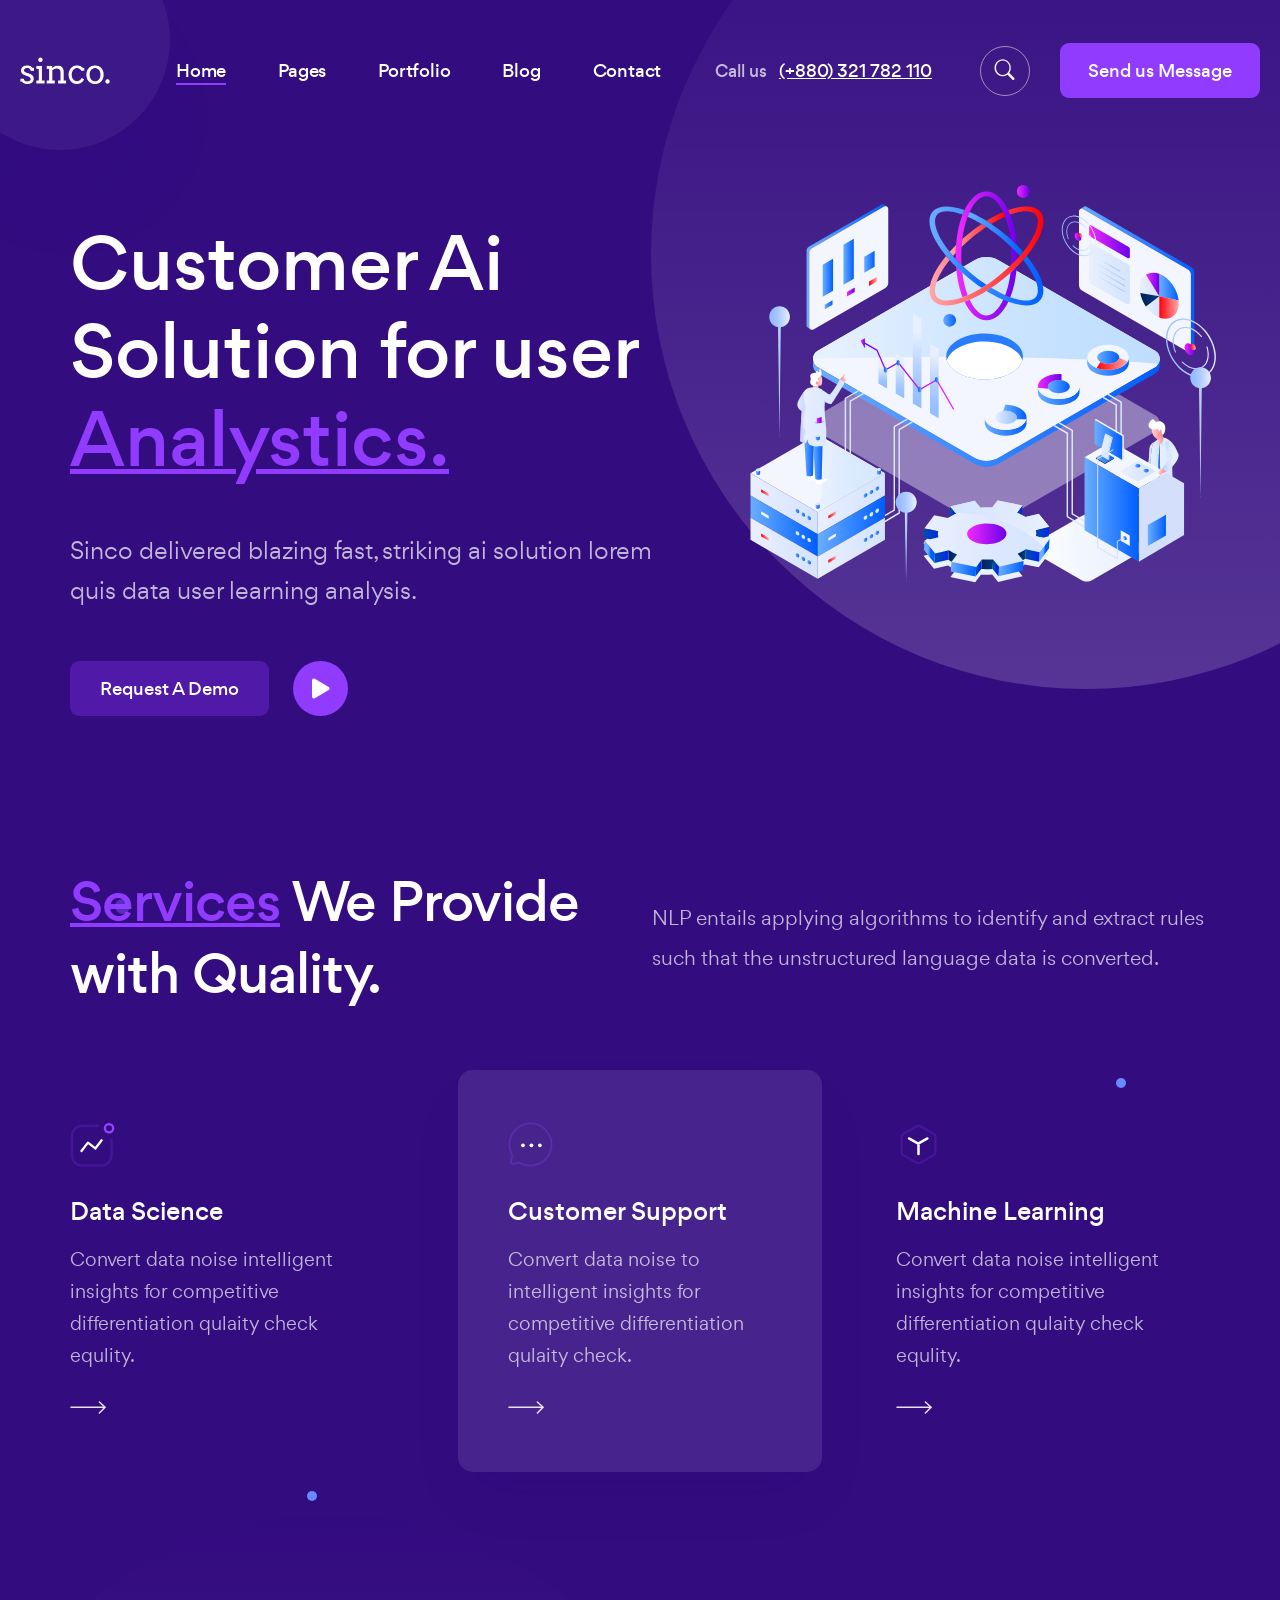
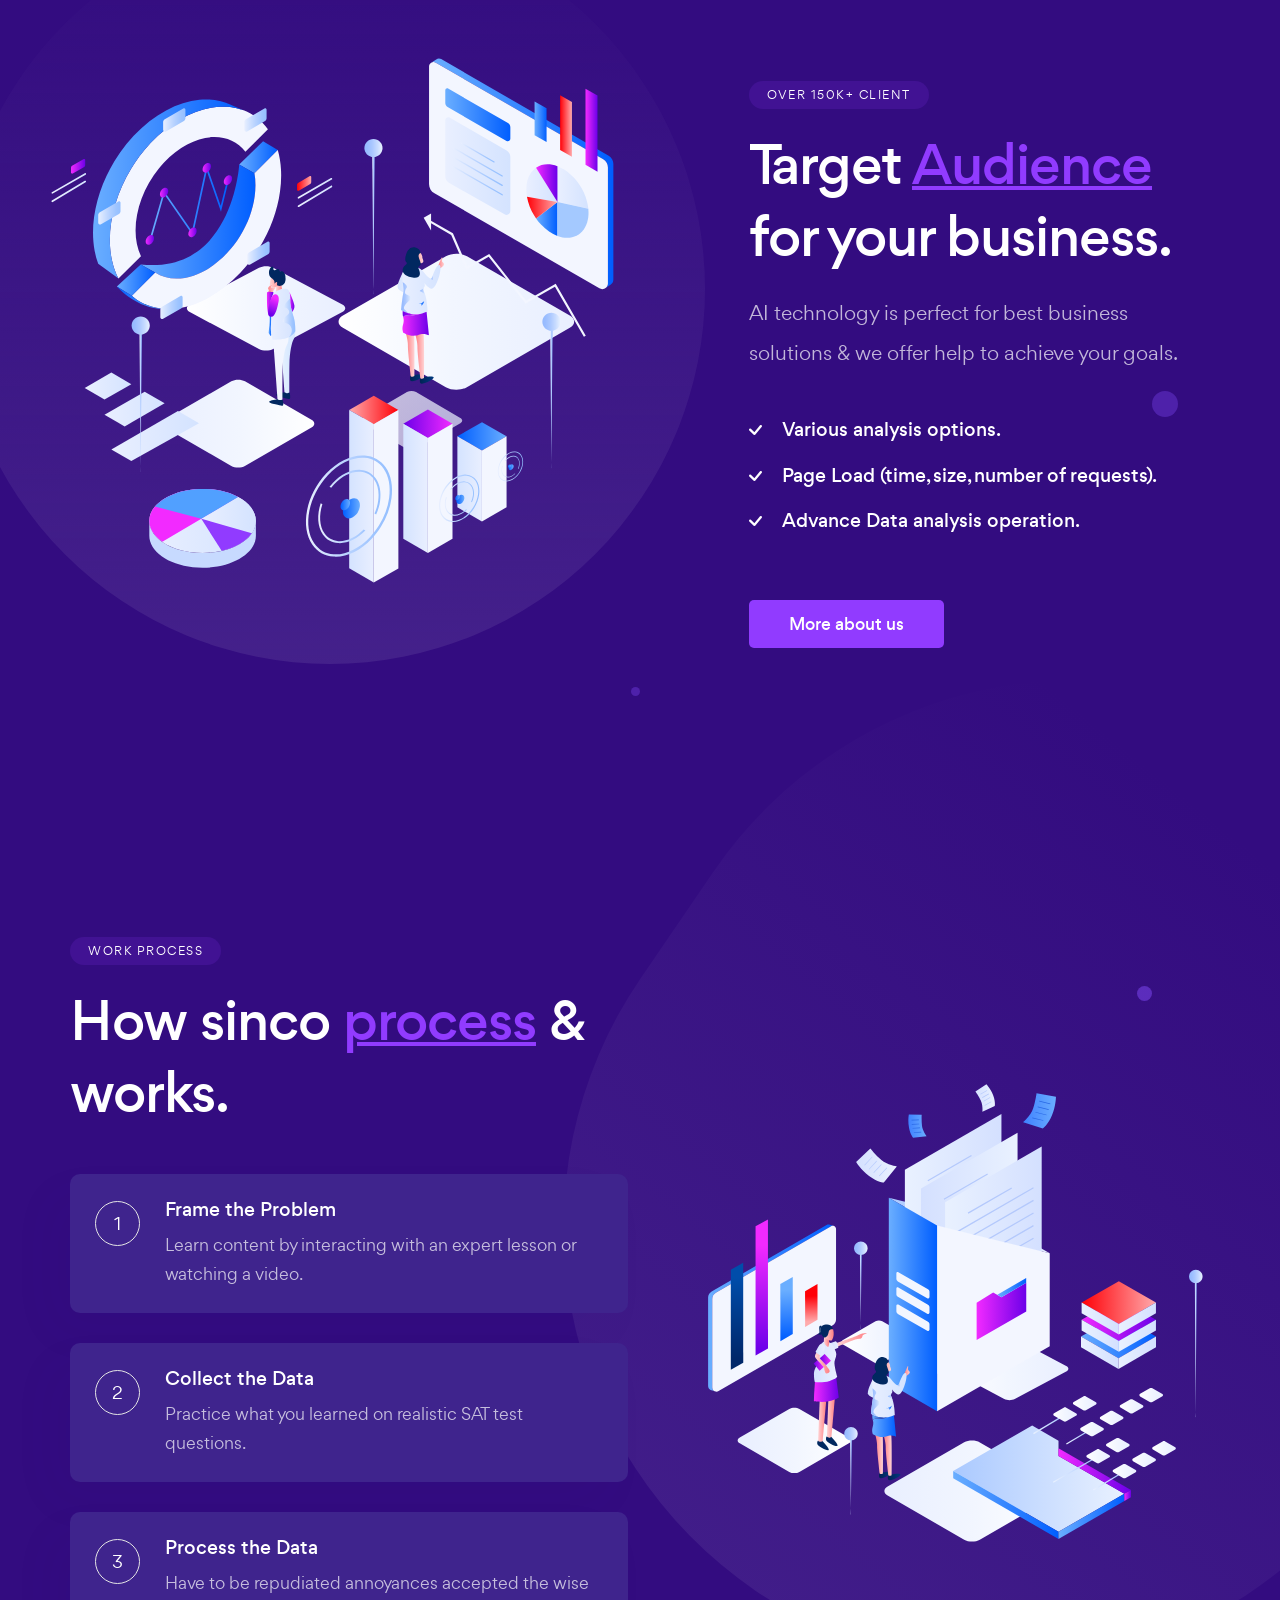
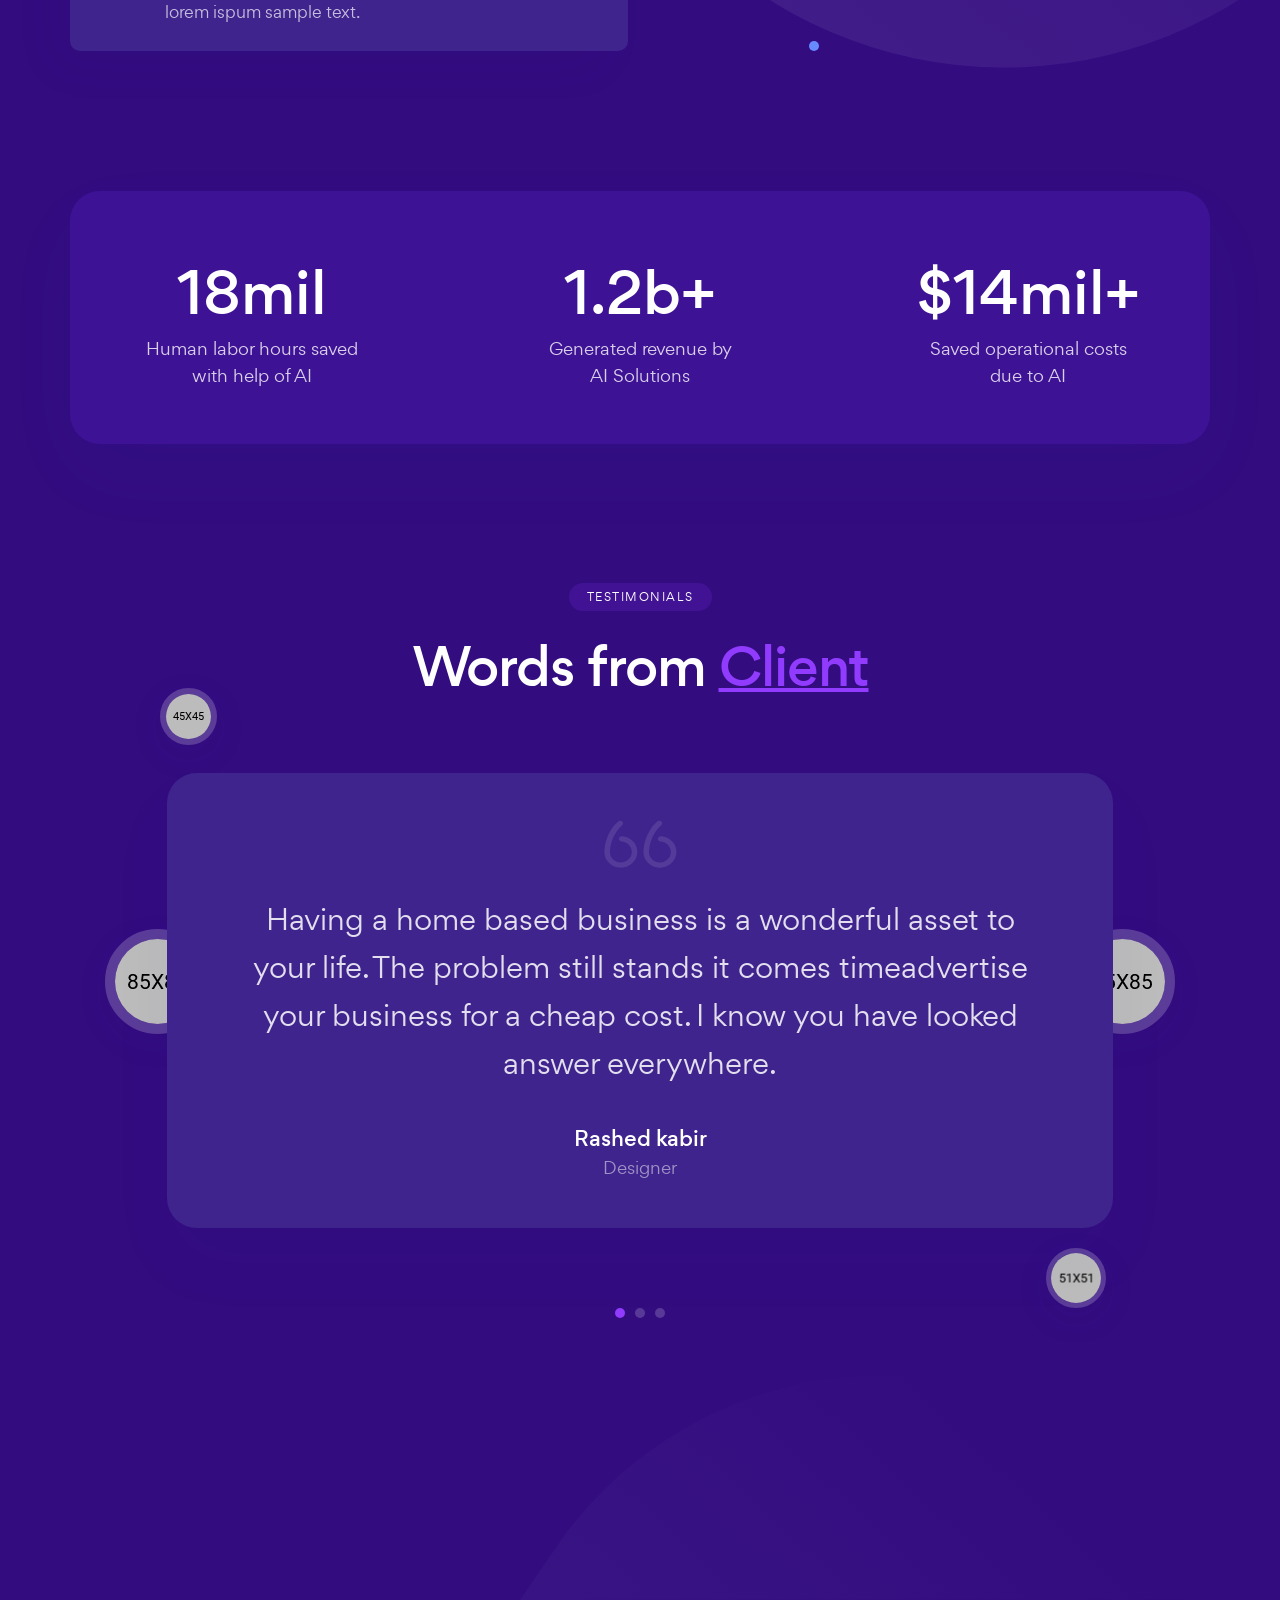
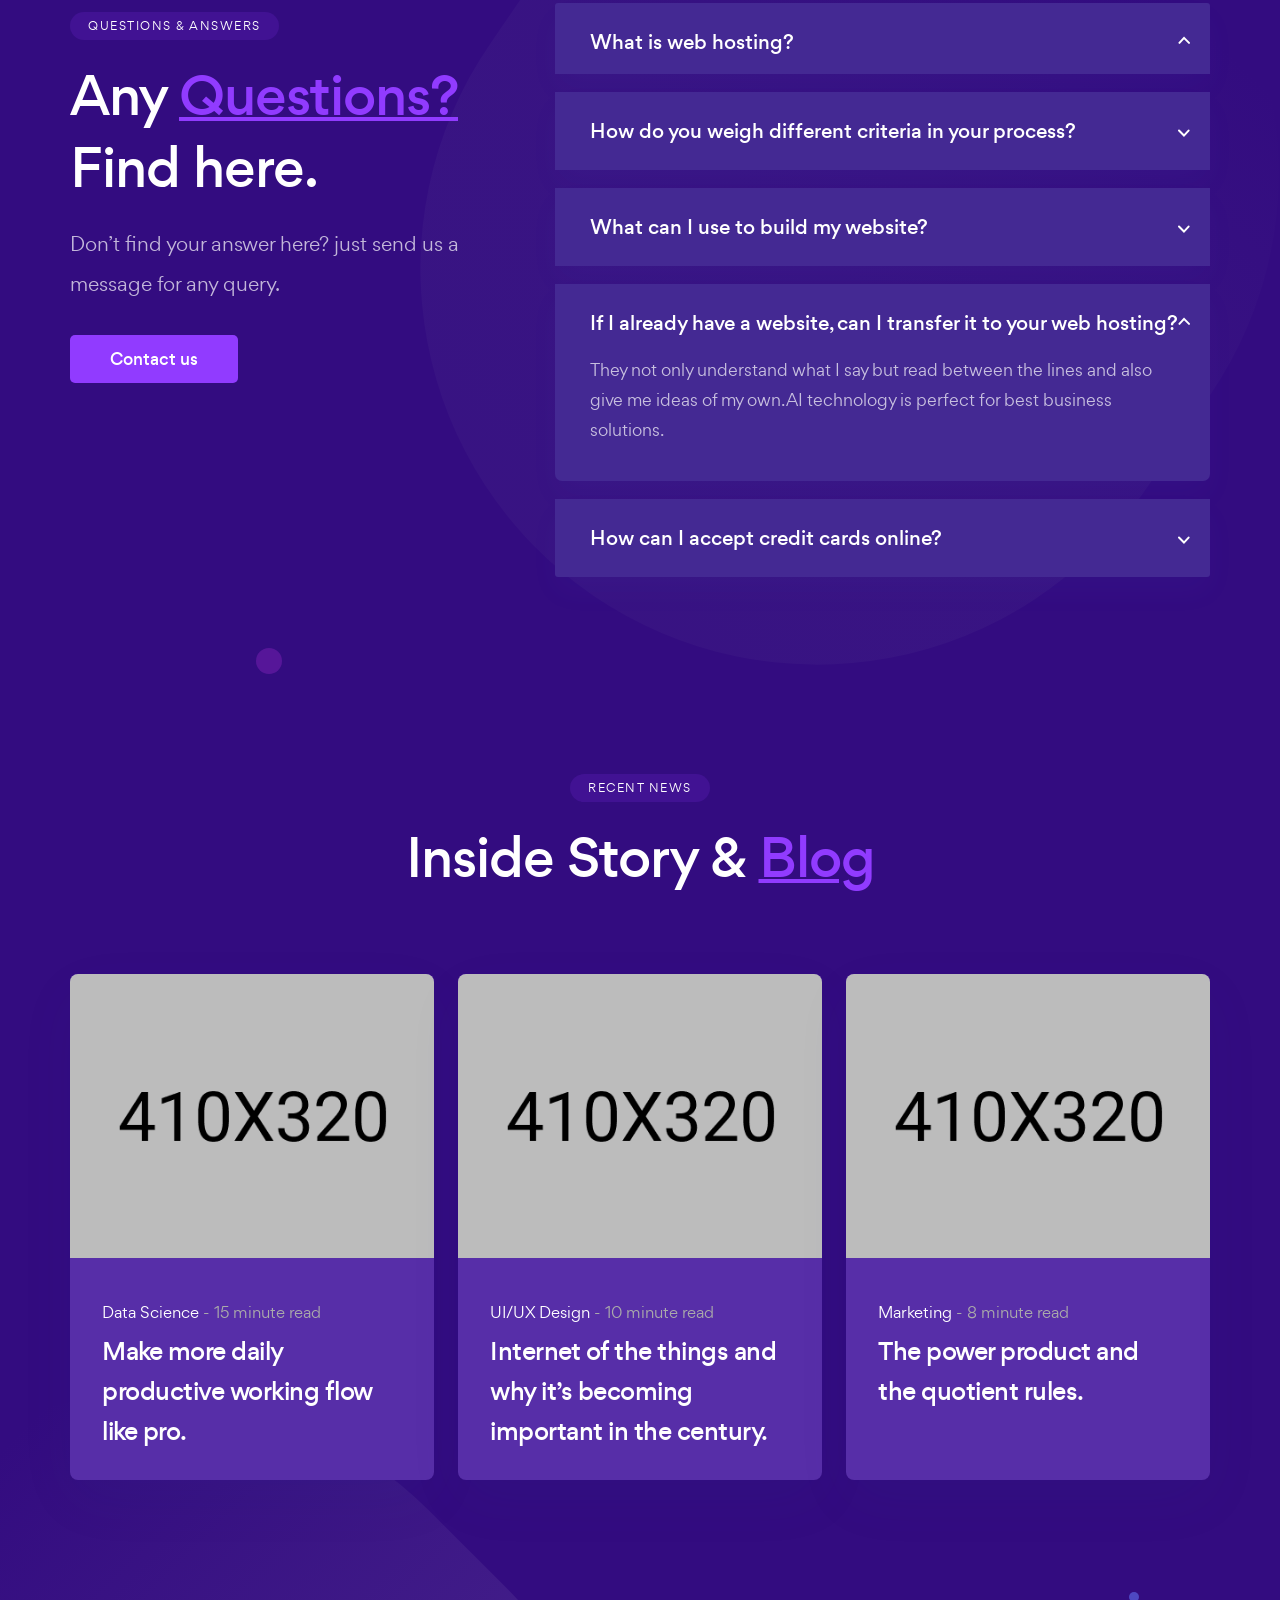
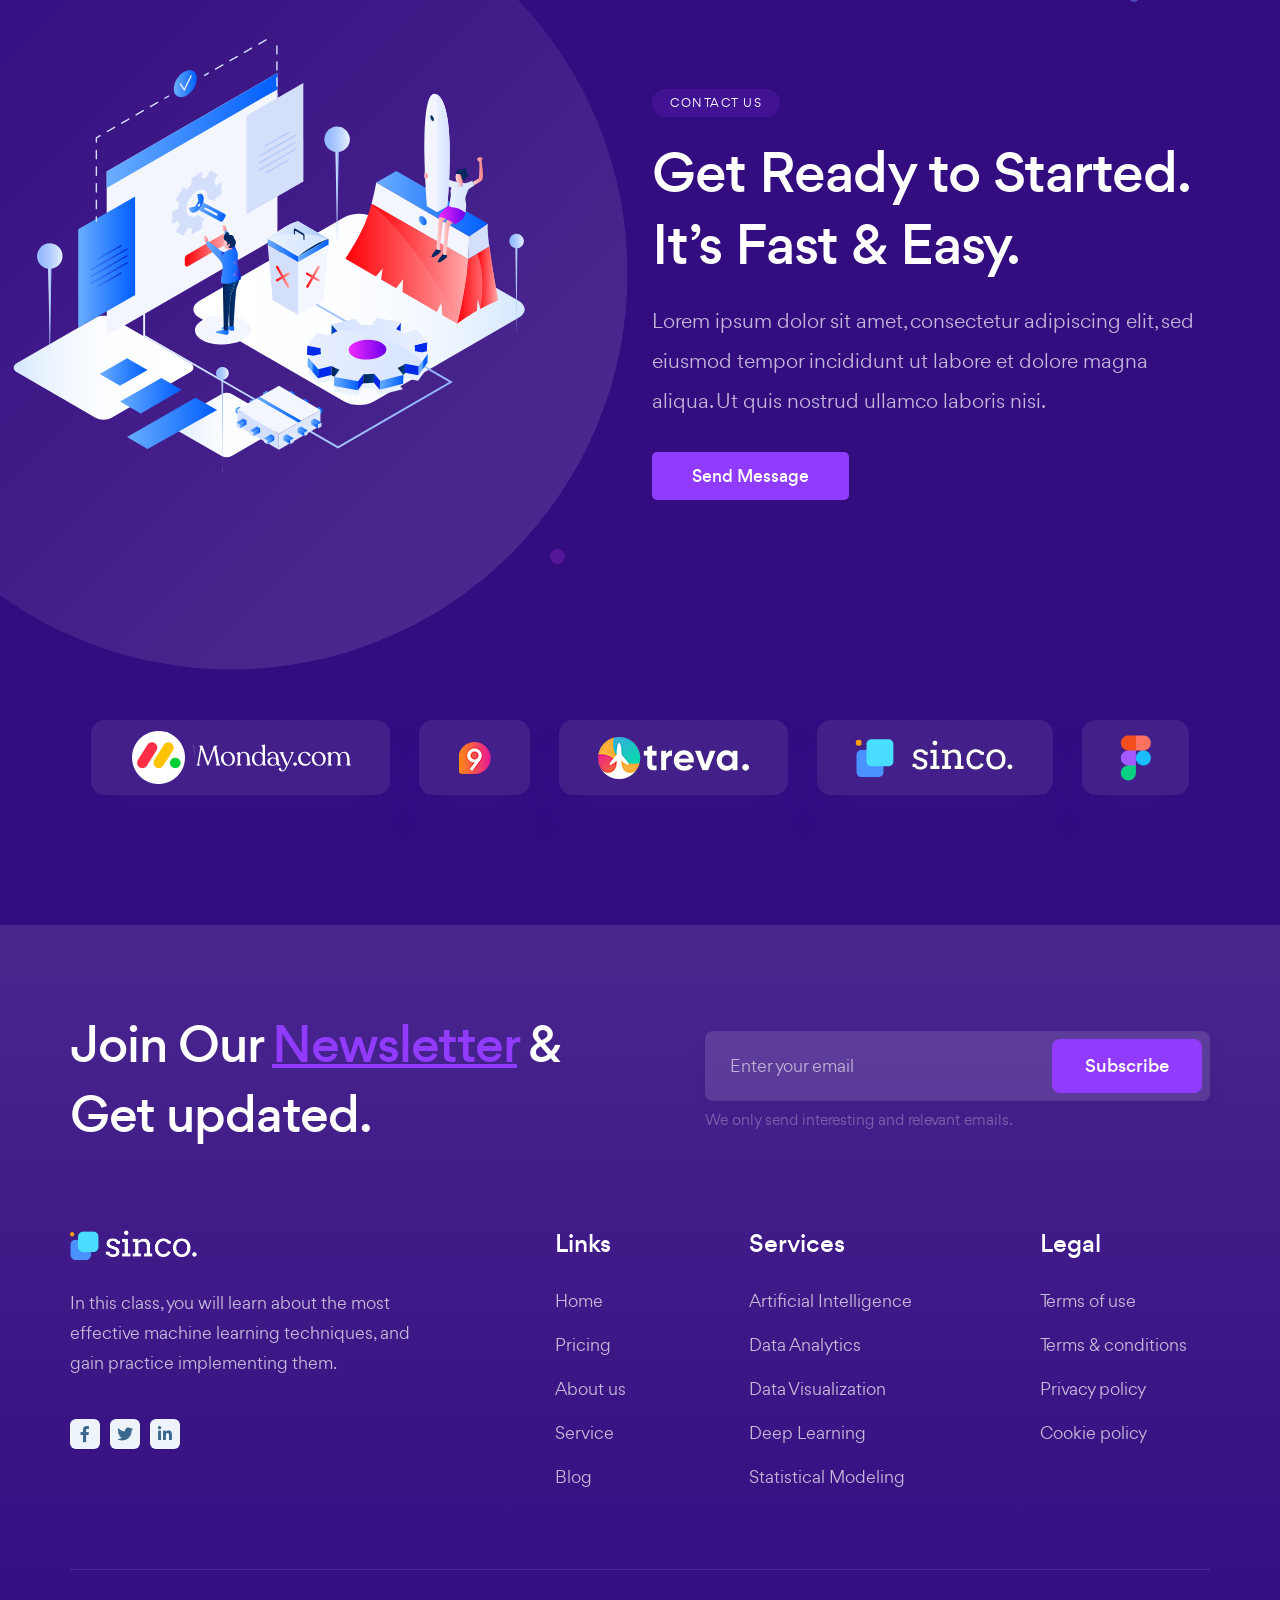
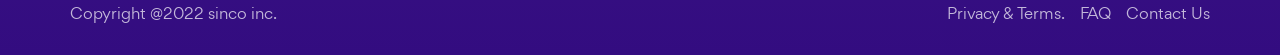
<file: index.html>
<!DOCTYPE html>
<html lang="en">
	<head>
		<meta charset="UTF-8">
		<meta name="keywords" content="Data Science, Analytics, Data, sass, software company">
		<meta name="description" content="Sinco - Data Science & Analytics HTML5 Template is designed especially for the agency, multipurpose and business and those who offer business-related services.">
      	<meta property="og:site_name" content="Sinco">
      	<meta property="og:url" content="https://heloshape.com/">
      	<meta property="og:type" content="website">
      	<meta property="og:title" content="Sinco - Data Science & Analytics HTML5 Template">
		<meta name='og:image' content='images/assets/ogg.png'>
		<!-- For IE -->
		<meta http-equiv="X-UA-Compatible" content="IE=edge">
		<!-- For Resposive Device -->
		<meta name="viewport" content="width=device-width, initial-scale=1.0">
		<!-- For Window Tab Color -->
		<!-- Chrome, Firefox OS and Opera -->
		<meta name="theme-color" content="#913BFF">
		<!-- Windows Phone -->
		<meta name="msapplication-navbutton-color" content="#913BFF">
		<!-- iOS Safari -->
		<meta name="apple-mobile-web-app-status-bar-style" content="#913BFF">
		<title>Sinco - Data Science & Analytics HTML5 Template</title>
		<!-- Favicon -->
		<link rel="icon" type="image/png" sizes="56x56" href="images/fav-icon/icon.png">
		<!-- Main style sheet -->
		<link rel="stylesheet" type="text/css" href="css/style.css" media="all">
		<!-- responsive style sheet -->
		<link rel="stylesheet" type="text/css" href="css/responsive.css" media="all">

		<!-- Fix Internet Explorer ______________________________________-->
		<!--[if lt IE 9]>
			<script src="http://html5shiv.googlecode.com/svn/trunk/html5.js"></script>
			<script src="vendor/html5shiv.js"></script>
			<script src="vendor/respond.js"></script>
		<![endif]-->	
	</head>

	<body>
		<div class="main-page-wrapper">
			<!-- ===================================================
				Loading Transition
			==================================================== -->
			<section>
				<div id="preloader">
					<div id="ctn-preloader" class="ctn-preloader">
						<div class="animation-preloader">
							<div class="icon"><img src="images/logo/logo_01.svg" alt="" class="m-auto d-block" width="38"></div>
							<div class="txt-loading mt-2">
								<span data-text-preloader="S" class="letters-loading">
									S
								</span>
								<span data-text-preloader="I" class="letters-loading">
									I
								</span>
								<span data-text-preloader="N" class="letters-loading">
									N
								</span>
								<span data-text-preloader="C" class="letters-loading">
									C
								</span>
								<span data-text-preloader="O" class="letters-loading">
									O
								</span>
							</div>
						</div>	
					</div>
				</div>
			</section>


			<!-- 
			=============================================
				Search
			============================================== 
			-->
			<div class="offcanvas offcanvas-top theme-search-form bg-three justify-content-center" tabindex="-1" id="offcanvasTop">
				<button type="button" class="close-btn tran3s" data-bs-dismiss="offcanvas" aria-label="Close"><i class="bi bi-x-lg"></i></button>
				<div class="form-wrapper">
					<form action="#">
						<input type="text" placeholder="Search Keyword....">
					</form>
				</div> <!-- /.form-wrapper -->
			</div>


			<!-- 
			=============================================
				Theme Main Menu
			============================================== 
			-->
			<header class="theme-main-menu sticky-menu theme-menu-four">
				<div class="inner-content">
					<div class="d-flex align-items-center">
						<div class="logo order-lg-0"><a href="index.html" class="d-block"><img src="images/logo/logo_03.png" alt="" width="90"></a></div>

						<div class="right-widget d-flex align-items-center ms-auto order-lg-3">
							<div class="call-button d-none d-xl-block me-5">Call us <a href="#">(+880) 321 782 110</a></div>
							<button class="menu-search-btn tran3s" type="button" data-bs-toggle="offcanvas" data-bs-target="#offcanvasTop" aria-controls="offcanvasTop"><i class="bi bi-search"></i></button>
							<a href="contact-us.html" class="send-msg-btn tran3s d-none d-lg-block">Send us Message</a>
						</div> <!-- /.right-widget -->

						<nav class="navbar navbar-expand-lg order-lg-2">
							<button class="navbar-toggler d-block d-lg-none" type="button" data-bs-toggle="collapse" data-bs-target="#navbarNav" aria-controls="navbarNav" aria-expanded="false" aria-label="Toggle navigation">
						    	<span></span>
						 	</button>
						    <div class="collapse navbar-collapse" id="navbarNav">
						    	<ul class="navbar-nav">
						    		<li class="d-block d-lg-none"><div class="logo"><a href="index.html"><img src="images/logo/logo_01.png" alt="" width="130"></a></div></li>
							        <li class="nav-item active dropdown">
							        	<a class="nav-link dropdown-toggle" href="#" role="button" data-bs-toggle="dropdown" data-bs-auto-close="outside" aria-expanded="false">Home</a>
							        	<ul class="dropdown-menu">
							                <li><a href="index.html" class="dropdown-item"><span>User Analysis</span></a></li>
							                <li><a href="index-2.html" class="dropdown-item"><span>Artificial Intelligence</span></a></li>
							                <li><a href="index-3.html" class="dropdown-item"><span>Data Science</span></a></li>
							                <li><a href="index-4.html" class="dropdown-item"><span>Chatboot</span></a></li>
							                <li><a href="index-5.html" class="dropdown-item"><span>Machine Learning</span></a></li>
						                </ul>
						            </li>
						            <li class="nav-item dropdown">
							        	<a class="nav-link dropdown-toggle" href="#" role="button" data-bs-toggle="dropdown" data-bs-auto-close="outside" aria-expanded="false">Pages</a>
							        	<ul class="dropdown-menu">
							                <li class="dropdown-submenu dropdown">
							                	<a class="dropdown-item dropdown-toggle" data-bs-toggle="dropdown" data-bs-auto-close="outside" aria-expanded="false" href="#"><span>About Us</span></a>
							                	<ul class="dropdown-menu">
									            	<li><a href="about-us1.html" class="dropdown-item"><span>About Us One</span></a></li>
										            <li><a href="about-us2.html" class="dropdown-item"><span>About Us Two</span></a></li>
									            </ul>
							                </li>
							                <li class="dropdown-submenu dropdown">
							                	<a class="dropdown-item dropdown-toggle" data-bs-toggle="dropdown" data-bs-auto-close="outside" aria-expanded="false" href="#"><span>Services</span></a>
							                	<ul class="dropdown-menu">
									            	<li><a href="service-V1.html" class="dropdown-item"><span>Service One</span></a></li>
										            <li><a href="service-V2.html" class="dropdown-item"><span>Service Two</span></a></li>
										            <li><a href="service-details-V1.html" class="dropdown-item"><span>Service Details</span></a></li>
									            </ul>
							                </li>
							                <li class="dropdown-submenu dropdown">
							                	<a class="dropdown-item dropdown-toggle" data-bs-toggle="dropdown" data-bs-auto-close="outside" aria-expanded="false" href="#"><span>Our Team</span></a>
							                	<ul class="dropdown-menu">
									            	<li><a href="team.html" class="dropdown-item"><span>Team Member</span></a></li>
										            <li><a href="team-details.html" class="dropdown-item"><span>Team Details</span></a></li>
									            </ul>
							                </li>
							                <li class="dropdown-submenu dropdown">
							                	<a class="dropdown-item dropdown-toggle" data-bs-toggle="dropdown" data-bs-auto-close="outside" aria-expanded="false" href="#"><span>Other Pages</span></a>
							                	<ul class="dropdown-menu">
									            	<li><a href="faq.html" class="dropdown-item"><span>Faq</span></a></li>
									            	<li><a href="signin.html" class="dropdown-item"><span>Signin</span></a></li>
									            	<li><a href="sign-up.html" class="dropdown-item"><span>Signup</span></a></li>
							                		<li><a href="404.html" class="dropdown-item"><span>404 Error</span></a></li>
									            </ul>
							                </li>
							                <li><a href="testimonial.html" class="dropdown-item"><span>Testimonials</span></a></li>
							                <li><a href="pricing.html" class="dropdown-item"><span>Our Pricing</span></a></li>
						                </ul>
						            </li>
						            <li class="nav-item dropdown">
							        	<a class="nav-link dropdown-toggle" href="#" role="button" data-bs-toggle="dropdown" data-bs-auto-close="outside" aria-expanded="false">Portfolio</a>
							        	<ul class="dropdown-menu">
							                <li><a href="portfolio-V1.html" class="dropdown-item"><span>Portfolio 3 Column</span></a></li>
							                <li><a href="portfolio-V2.html" class="dropdown-item"><span>Portfolio 2 Column</span></a></li>
							                <li><a href="portfolio-V3.html" class="dropdown-item"><span>Portfolio Masonry</span></a></li>
							                <li><a href="portfolio-details-V1.html" class="dropdown-item"><span>Single Portfolio</span></a></li>
						                </ul>
						            </li>
							        <li class="nav-item dropdown">
							        	<a class="nav-link dropdown-toggle" href="#" role="button" data-bs-toggle="dropdown" data-bs-auto-close="outside" aria-expanded="false">Blog</a>
						                <ul class="dropdown-menu">
							                <li><a href="blog-V1.html" class="dropdown-item"><span>Grid Layout</span></a></li>
							                <li><a href="blog-V2.html" class="dropdown-item"><span>Grid With Sidebar</span></a></li>
							                <li><a href="blog-V3.html" class="dropdown-item"><span>Blog Masonary</span></a></li>
							                <li><a href="blog-V4.html" class="dropdown-item"><span>Blog Standard</span></a></li>
							                <li><a href="blog-details.html" class="dropdown-item"><span>Blog Details</span></a></li>
						                </ul>
						            </li>
						            <li class="nav-item">
							        	<a class="nav-link" href="contact-us.html" role="button">Contact</a>
						            </li>
						    	</ul>
						    	<!-- Mobile Content -->
						    	<div class="mobile-content d-block d-lg-none">
						    		<div class="d-flex flex-column align-items-center justify-content-center mt-70">
						    			<a href="contact-us.html" class="send-msg-btn tran3s mb-10">Send us Message</a>
						    			<div class="call-button">Call us <a href="#">(+880) 321 782 110</a></div>
						    		</div>
						    	</div> <!-- /.mobile-content -->
						    </div>
						</nav>
					</div>
				</div> <!-- /.inner-content -->
			</header> <!-- /.theme-main-menu -->


			
			<!-- 
			=============================================
				Theme Hero Banner
			============================================== 
			-->
			<div class="hero-banner-five">
				<div class="container">
					<div class="row">
						<div class="col-xxl-6 col-md-7">
							<h1 class="hero-heading">Customer Ai Solution for user <span>Analystics.</span></h1>
							<p class="text-lg mb-50 pt-40 pe-xl-5 md-pt-30 md-mb-40">Sinco delivered blazing fast, striking ai solution lorem quis data user learning analysis.</p>
							<ul class="style-none button-group d-flex align-items-center">
								<li class="me-4"><a href="contact-us.html" class="demo-btn ripple-btn tran3s">Request A Demo</a></li>
								<li><a class="fancybox video-icon tran3s" data-fancybox="" href="https://www.youtube.com/embed/aXFSJTjVjw0"><i class="fas fa-play"></i></a></li>
							</ul>
						</div>
					</div>
				</div> <!-- /.container -->
				<div class="illustration-holder">
					<img src="images/assets/ils_13.svg" alt="" class="main-illustration ms-auto">
					<img src="images/assets/ils_13_1.svg" alt="" class="shapes shape-one">
					<img src="images/assets/ils_13_2.svg" alt="" class="shapes shape-two" data-aos="fade-down">
					<img src="images/assets/ils_13_2.svg" alt="" class="shapes shape-three" data-aos="fade-down">
				</div> <!-- /.illustration-holder -->
				<div class="shapes oval-one"></div>
			</div> <!-- /.hero-banner-five -->

			


			<!-- 
			=============================================
				Feature Section Seventeen
			============================================== 
			-->
			<div class="fancy-feature-seventeen position-relative mt-160 xl-mt-50">
				<div class="container">
					<div class="row align-items-center">
						<div class="col-xl-6 col-lg-5" data-aos="fade-right">
							<div class="title-style-three text-center text-lg-start">
								<h2 class="main-title"><span>Services</span> We Provide with Quality.</h2>
							</div> <!-- /.title-style-three -->
						</div>
						<div class="col-xl-6 col-lg-7" data-aos="fade-left">
							<p class="m0 text-center text-lg-start md-pt-30">NLP entails applying algorithms to identify and extract rules such that the unstructured language data is converted.</p>
						</div>
					</div>

					<div class="row justify-content-center pt-30">
						<div class="col-lg-4 col-md-6" data-aos="fade-right">
							<div class="block-style-twelve mt-30 ps-lg-0 pe-xl-5 me-xl-2">
								<div class="icon d-flex align-items-end"><img src="images/icon/icon_31.svg" alt=""></div>
								<h5><a href="service-details-V1.html">Data Science</a></h5>
								<p>Convert data noise intelligent insights for competitive differentiation qulaity check equlity.</p>
								<a href="service-details-V1.html" class="tran3s more-btn"><img src="images/icon/icon_20.svg" alt=""></a>
							</div> <!-- /.block-style-twelve -->
						</div> <!-- /.item -->
						<div class="col-lg-4 col-md-6" data-aos="fade-up" data-aos-delay="100">
							<div class="block-style-twelve mt-30 active">
								<div class="icon d-flex align-items-end"><img src="images/icon/icon_32.svg" alt=""></div>
								<h5><a href="service-details-V1.html">Customer Support</a></h5>
								<p>Convert data noise to intelligent insights for competitive differentiation qulaity check.</p>
								<a href="service-details-V1.html" class="tran3s more-btn"><img src="images/icon/icon_20.svg" alt=""></a>
							</div> <!-- /.block-style-twelve -->
						</div> <!-- /.item -->
						<div class="col-lg-4 col-md-6" data-aos="fade-left">
							<div class="block-style-twelve mt-30">
								<div class="icon d-flex align-items-end"><img src="images/icon/icon_33.svg" alt=""></div>
								<h5><a href="service-details-V1.html">Machine Learning</a></h5>
								<p>Convert data noise intelligent insights for competitive differentiation qulaity check equlity.</p>
								<a href="service-details-V1.html" class="tran3s more-btn"><img src="images/icon/icon_20.svg" alt=""></a>
							</div> <!-- /.block-style-twelve -->
						</div> <!-- /.item -->
					</div>
				</div> <!-- /.container -->
				<div class="shapes shape-one"></div>
			</div> <!-- /.fancy-feature-seventeen -->
			


			<!-- 
			=============================================
				Feature Section Eighteen
			============================================== 
			-->
			<div class="fancy-feature-eighteen position-relative pt-200 pb-225 lg-pt-130 md-pt-100 xl-pb-150 lg-pb-100">
				<div class="container">
					<div class="row">
						<div class="col-xl-5 col-lg-6 col-md-7 ms-auto">
							<div class="block-style-two" data-aos="fade-left">
								<div class="title-style-three">
									<div class="sc-title">Over 150k+ Client</div>
									<h2 class="main-title">Target <span>Audience</span> for your business.</h2>
								</div> <!-- /.title-style-three -->
								<p class="pt-20 pb-25 lg-pb-20">AI technology is perfect for best business solutions & we offer help to achieve your goals.</p>
								<ul class="style-none list-item color-rev">
									<li>Various analysis options.</li>
									<li>Page Load (time, size, number of requests).</li>
									<li>Advance Data analysis operation.</li>
								</ul>
								<a href="about-us2.html" class="btn-eight mt-50 lg-mt-30">More about us</a>
							</div> <!-- /.block-style-two -->
						</div>
					</div>
				</div> <!-- /.container -->
				<div class="illustration-holder" data-aos="fade-right">
					<img src="images/assets/ils_14.svg" alt="" class="w-100 main-illustration">
					<img src="images/assets/ils_14_1.svg" alt="" class="shapes shape-one" data-aos="fade-down">
					<img src="images/assets/ils_14_2.svg" alt="" class="shapes shape-two" data-aos="fade-down" data-aos-delay="100">
					<img src="images/assets/ils_14_3.svg" alt="" class="shapes shape-three" data-aos="fade-down" data-aos-delay="200">
					<img src="images/assets/ils_14_4.svg" alt="" class="shapes shape-four">
					<img src="images/assets/ils_14_5.svg" alt="" class="shapes shape-five">
					<img src="images/assets/ils_14_6.svg" alt="" class="shapes shape-six">
					<img src="images/assets/ils_14_7.svg" alt="" class="shapes shape-seven">
				</div> <!-- /.illustration-holder -->
				<div class="shapes oval-one"></div>
				<div class="shapes oval-two"></div>
				<div class="shapes oval-three"></div>
			</div> <!-- /.fancy-feature-eighteen -->



			<!-- 
			=============================================
				Feature Section Nineteen
			============================================== 
			-->
			<div class="fancy-feature-nineteen position-relative pt-130 lg-pt-80">
				<div class="container">
					<div class="row">
						<div class="col-xxl-5 col-lg-6 col-md-7">
							<div class="block-style-thirteen" data-aos="fade-right">
								<div class="title-style-three pb-15">
									<div class="sc-title">WORK PROCESS</div>
									<h2 class="main-title">How sinco <span>process</span> & works.</h2>
								</div> <!-- /.title-style-three -->
								<ul class="style-none list-item">
									<li data-aos="fade-up">
										<div class="numb tran3s">1</div>
										<h6>Frame the Problem</h6>
										<span>Learn content by interacting with an expert lesson or watching a video.</span>
									</li>
									<li data-aos="fade-up" data-aos-delay="50">
										<div class="numb tran3s">2</div>
										<h6>Collect the Data</h6>
										<span>Practice what you learned on realistic SAT test questions.</span>
									</li>
									<li data-aos="fade-up" data-aos-delay="100">
										<div class="numb tran3s">3</div>
										<h6>Process the Data</h6>
										<span>Have to be repudiated annoyances accepted the wise lorem ispum sample text.</span>
									</li>
								</ul>
							</div> <!-- /.block-style-thirteen -->
						</div>
					</div>
				</div> <!-- /.container -->
				<div class="illustration-holder" data-aos="fade-left">
					<img src="images/assets/ils_15.svg" alt="" class="w-100 main-illustration">
					<img src="images/assets/ils_15_1.svg" alt="" class="shapes shape-one">
					<img src="images/assets/ils_15_2.svg" alt="" class="shapes shape-two">
					<img src="images/assets/ils_15_3.svg" alt="" class="shapes shape-three">
					<img src="images/assets/ils_15_4.svg" alt="" class="shapes shape-four">
					<img src="images/assets/ils_15_5.svg" alt="" class="shapes shape-five" data-aos="fade-down" data-aos-delay="200" data-aos-duration="2000">
					<img src="images/assets/ils_15_6.svg" alt="" class="shapes shape-six" data-aos="fade-down" data-aos-delay="100" data-aos-duration="2000">
					<img src="images/assets/ils_15_7.svg" alt="" class="shapes shape-seven" data-aos="fade-down" data-aos-duration="2000">
				</div> <!-- /.illustration-holder -->
				<div class="shapes oval-one"></div>
				<div class="shapes oval-two"></div>
				<img src="images/shape/shape_35.svg" alt="" class="shapes bg-shape">
			</div> <!-- /.fancy-feature-nineteen -->




			<!--
			=====================================================
				Counter Section One
			=====================================================
			-->
			<div class="counter-section-one mt-140 lg-mt-100">
				<div class="container">
					<div class="inner-container bg-color">
						<div class="row justify-content-center">
							<div class="col-md-4 col-sm-6" data-aos="fade-up">
								<div class="counter-block-one text-center mb-20">
									<div class="main-count"><span class="counter">20</span>mil</div>
									<p>Human labor hours saved <br> with help of AI</p>
								</div> <!-- /.counter-block-one -->
							</div>
							<div class="col-md-4 col-sm-6" data-aos="fade-up" data-aos-delay="100">
								<div class="counter-block-one text-center mb-20">
									<div class="main-count"><span class="counter">1.3</span>b+</div>
									<p>Generated revenue by <br>AI Solutions</p>
								</div> <!-- /.counter-block-one -->
							</div>
							<div class="col-md-4 col-sm-6" data-aos="fade-up" data-aos-delay="200">
								<div class="counter-block-one text-center mb-20">
									<div class="main-count">$<span class="counter">15</span>mil+</div>
									<p>Saved operational costs <br>due to AI</p>
								</div> <!-- /.counter-block-one -->
							</div>
						</div>
					</div> <!-- /.inner-container -->
				</div>
			</div> <!-- /.counter-section-one -->




			<!--
			=====================================================
				Feedback Slider Four
			=====================================================
			-->
			<div class="feedback-section-five pt-130 lg-pt-100 pb-95 lg-pb-40">
				<div class="container">
					<div class="title-style-three text-center" data-aos="fade-up">
						<div class="sc-title">Testimonials</div>
						<h2 class="main-title">Words from <span>Client</span></h2>
					</div> <!-- /.title-style-three -->

					<div class="feedback_slider_four pt-70 lg-pt-50" data-aos="fade-up">
						<div class="item">
							<div class="row">
								<div class="col-xxl-9 col-xl-10 col-lg-8 m-auto">
									<div class="feedback-block-four mb-80 ms-xxl-4 me-xxl-4">
										<img src="images/icon/icon_34.svg" alt="" class="m-auto">
										<p>Having a home based business is a wonderful asset to your life. The problem still stands it comes timeadvertise your business for a cheap cost. I know you have looked answer everywhere.</p>
										<div class="cp-info">
											<h6>Rashed kabir</h6>
											<span>Designer</span>
										</div>
									</div> <!-- /.feedback-block-four -->
								</div>
							</div>
						</div>
						<div class="item">
							<div class="row">
								<div class="col-xxl-9 col-xl-10 col-lg-8 m-auto">
									<div class="feedback-block-four mb-80 ms-xxl-4 me-xxl-4">
										<img src="images/icon/icon_34.svg" alt="" class="m-auto">
										<p>Having a home based business is a wonderful asset to your life. The problem still stands it comes timeadvertise your business for a cheap cost. I know you have looked answer everywhere.</p>
										<div class="cp-info">
											<h6>Zubayer Hasan</h6>
											<span>Front End developer</span>
										</div>
									</div> <!-- /.feedback-block-four -->
								</div>
							</div>
						</div>
						<div class="item">
							<div class="row">
								<div class="col-xxl-9 col-xl-10 col-lg-8 m-auto">
									<div class="feedback-block-four mb-80 ms-xxl-4 me-xxl-4">
										<img src="images/icon/icon_34.svg" alt="" class="m-auto">
										<p>Having a home based business is a wonderful asset to your life. The problem still stands it comes timeadvertise your business for a cheap cost. I know you have looked answer everywhere.</p>
										<div class="cp-info">
											<h6>Mahfuz Riad</h6>
											<span>Designer</span>
										</div>
									</div> <!-- /.feedback-block-four -->
								</div>
							</div>
						</div>
					</div> <!-- /.feedback_slider_four -->
				</div>
				<img src="images/media/img_08.jpg" alt="" class="shapes avatar-one" width="45" height="45" style="outline-width: 6px;">
				<img src="images/media/img_09.jpg" alt="" class="shapes avatar-two" width="85" height="85" style="outline-width: 10px;">
				<img src="images/media/img_10.jpg" alt="" class="shapes avatar-three" width="85" height="85" style="outline-width: 10px;">
				<img src="images/media/img_11.jpg" alt="" class="shapes avatar-four" width="50" height="50" style="outline-width: 5px;">
			</div> <!-- /.feedback-section-five -->



			<!--
			=====================================================
				Feature Section Twenty
			=====================================================
			-->
			<div class="fancy-feature-twenty position-relative mt-160 pb-100 lg-mt-100 lg-pb-70">
				<div class="container">
					<div class="row">
						<div class="col-lg-5">
							<div class="block-style-five pe-xxl-5 me-xxl-5 md-pb-50" data-aos="fade-right">
								<div class="title-style-three">
									<div class="sc-title">QUESTIONS & ANSWERS</div>
									<h2 class="main-title">Any <span>Questions?</span> Find here.</h2>
								</div> <!-- /.title-style-three -->
								<p class="pt-20 pb-15">Don’t find your answer here? just send us a message for any query.</p>
								<a href="contact-us.html" class="btn-eight ripple-btn">Contact us</a>
							</div> <!-- /.block-style-five -->
						</div>

						<div class="col-lg-7" data-aos="fade-left">
							<div class="accordion accordion-style-one" id="accordionOne">
								<div class="accordion-item">
								    <div class="accordion-header" id="headingOne">
								      	<button class="accordion-button" type="button" data-bs-toggle="collapse" data-bs-target="#collapseOne" aria-expanded="false" aria-controls="collapseOne">
								        	What is web hosting?
								      	</button>
								    </div>
								    <div id="collapseOne" class="accordion-collapse collapse" aria-labelledby="headingOne" data-bs-parent="#accordionOne">
								    	<div class="accordion-body">
								        	<p>They not only understand what I say but read between the lines and also give me ideas of my own. AI technology is perfect for best business solutions. </p>
								    	</div>
								    </div>
							  	</div>
							  	<div class="accordion-item">
								    <div class="accordion-header" id="headingTwo">
								      	<button class="accordion-button collapsed" type="button" data-bs-toggle="collapse" data-bs-target="#collapseTwo" aria-expanded="false" aria-controls="collapseTwo">
								        	How do you weigh different criteria in your process?
								      	</button>
								    </div>
								    <div id="collapseTwo" class="accordion-collapse collapse" aria-labelledby="headingTwo" data-bs-parent="#accordionOne">
								      	<div class="accordion-body">
								        	<p>They not only understand what I say but read between the lines and also give me ideas of my own. AI technology is perfect for best business solutions. </p>
								    	</div>
								    </div>
							  	</div>
							  	<div class="accordion-item">
								    <div class="accordion-header" id="headingThree">
								   		<button class="accordion-button collapsed" type="button" data-bs-toggle="collapse" data-bs-target="#collapseThree" aria-expanded="false" aria-controls="collapseThree">
								        	What can I use to build my website?
								      	</button>
								    </div>
								    <div id="collapseThree" class="accordion-collapse collapse" aria-labelledby="headingThree" data-bs-parent="#accordionOne">
								    	<div class="accordion-body">
								        	<p>They not only understand what I say but read between the lines and also give me ideas of my own. AI technology is perfect for best business solutions. </p>
								    	</div>
								    </div>
								</div>
								<div class="accordion-item">
								    <div class="accordion-header" id="headingFour">
								   		<button class="accordion-button" type="button" data-bs-toggle="collapse" data-bs-target="#collapseFour" aria-expanded="true" aria-controls="collapseFour">
								        	If I already have a website, can I transfer it to your web hosting?
								      	</button>
								    </div>
								    <div id="collapseFour" class="accordion-collapse collapse show" aria-labelledby="headingFour" data-bs-parent="#accordionOne">
								    	<div class="accordion-body">
								        	<p>They not only understand what I say but read between the lines and also give me ideas of my own. AI technology is perfect for best business solutions. </p>
								    	</div>
								    </div>
								</div>
								<div class="accordion-item">
								    <div class="accordion-header" id="headingFive">
								   		<button class="accordion-button collapsed" type="button" data-bs-toggle="collapse" data-bs-target="#collapseFive" aria-expanded="false" aria-controls="collapseFive">
								        	How can I accept credit cards online?
								      	</button>
								    </div>
								    <div id="collapseFive" class="accordion-collapse collapse" aria-labelledby="headingFive" data-bs-parent="#accordionOne">
								    	<div class="accordion-body">
								        	<p>They not only understand what I say but read between the lines and also give me ideas of my own. AI technology is perfect for best business solutions. </p>
								    	</div>
								    </div>
								</div>
							</div>
						</div>
					</div>
				</div> <!-- /.container -->
				<img src="images/shape/shape_36.svg" alt="" class="shapes shape-one">
				<div class="shapes oval-one"></div>
			</div> <!-- /.fancy-feature-twenty -->




			<!--
			=====================================================
				Blog Section Three
			=====================================================
			-->
			<div class="blog-section-three position-relative pt-70 lg-pt-40">
				<div class="container">
					<div class="title-style-three text-center mb-50 lg-mb-20" data-aos="fade-up">
						<div class="sc-title">RECENT NEWS</div>
						<h2 class="main-title">Inside Story & <span>Blog</span></h2>
					</div> <!-- /.title-style-three -->

					<div class="row gx-xxl-5">
						<div class="col-lg-4 col-sm-6 d-flex" data-aos="fade-up">
							<article class="blog-meta-one color-two tran3s mt-30">
								<figure class="post-img m0"><a href="blog-details.html" class="w-100 d-block"><img src="images/blog/blog_img_01.jpg" alt="" class="w-100 tran4s"></a></figure>
								<div class="post-data">
									<div class="post-tag"><a href="blog-details.html">Data Science</a> - 15 minute read</div>
									<a href="blog-details.html" class="blog-title"><h5>Make more daily productive  working flow like pro.</h5></a>
								</div> <!-- /.post-data -->
							</article>
						</div>
						<div class="col-lg-4 col-sm-6 d-flex" data-aos="fade-up" data-aos-delay="100">
							<article class="blog-meta-one color-two tran3s mt-30">
								<figure class="post-img m0"><a href="blog-details.html" class="w-100 d-block"><img src="images/blog/blog_img_02.jpg" alt="" class="w-100 tran4s"></a></figure>
								<div class="post-data">
									<div class="post-tag"><a href="blog-details.html">UI/UX Design</a> - 10 minute read</div>
									<a href="blog-details.html" class="blog-title"><h5>Internet of the things and why it’s becoming important in the century.</h5></a>
								</div> <!-- /.post-data -->
							</article>
						</div>
						<div class="col-lg-4 col-sm-6 d-flex" data-aos="fade-up" data-aos-delay="200">
							<article class="blog-meta-one color-two tran3s mt-30">
								<figure class="post-img m0"><a href="blog-details.html" class="w-100 d-block"><img src="images/blog/blog_img_03.jpg" alt="" class="w-100 tran4s"></a></figure>
								<div class="post-data">
									<div class="post-tag"><a href="blog-details.html">Marketing</a> - 8 minute read</div>
									<a href="blog-details.html" class="blog-title"><h5>The power product and the quotient rules.</h5></a>
								</div> <!-- /.post-data -->
							</article>
						</div>
						<div class="col-lg-4 col-sm-6 d-lg-none d-flex" data-aos="fade-up">
							<article class="blog-meta-one color-two tran3s mt-30">
								<figure class="post-img m0"><a href="blog-details.html" class="w-100 d-block"><img src="images/blog/blog_img_01.jpg" alt="" class="w-100 tran4s"></a></figure>
								<div class="post-data">
									<div class="post-tag"><a href="blog-details.html">Data Science</a> - 15 minute read</div>
									<a href="blog-details.html" class="blog-title"><h5>Make more daily productive  working flow like pro.</h5></a>
								</div> <!-- /.post-data -->
							</article>
						</div>
					</div>
				</div>
			</div> <!-- /.blog-section-three -->



			<!--
			=====================================================
				Feature Section Twenty One
			=====================================================
			-->
			<div class="fancy-feature-twentyOne mt-200 pb-100 lg-mt-120 lg-pb-50">
				<div class="container">
					<div class="row">
						<div class="col-lg-6 col-md-7 ms-auto">
							<div class="block-style-five ps-xxl-5" data-aos="fade-left">
								<div class="title-style-three">
									<div class="sc-title">Contact us</div>
									<h2 class="main-title">Get Ready to Started. It’s Fast & Easy.</h2>
								</div> <!-- /.title-style-three -->
								<p class="pt-20 pb-15">Lorem ipsum dolor sit amet, consectetur adipiscing elit, sed eiusmod tempor incididunt ut labore et dolore magna aliqua. Ut  quis nostrud ullamco laboris nisi.</p>
								<a href="contact-us.html" class="btn-eight ripple-btn">Send Message</a>
							</div> <!-- /.block-style-five -->
						</div>
					</div>
				</div>
				<div class="illustration-holder" data-aos="fade-right">
					<img src="images/assets/ils_16.svg" alt="" class="w-100 main-illustration">
				</div> <!-- /.illustration-holder -->
				<img src="images/shape/shape_37.svg" alt="" class="shapes shape-one">
				<div class="shapes oval-one"></div>
				<div class="shapes oval-two"></div>
			</div> <!-- /.fancy-feature-twentyOne -->


			<!--
			=====================================================
				Partner Section Two
			=====================================================
			-->
			<div class="partner-section-two mt-30 mb-130 lg-mb-80">
				<div class="container">
					<div class="row">
						<div class="col-12 m-auto">
							<ul class="style-none text-center mt-40 lg-mt-10">
								<li class="partner-logo-block-one d-inline-block" data-aos="fade-up"><a href="#" class="d-flex align-items-center justify-content-center"><img src="images/logo/Plogo-13.png" alt=""></a></li>
								<li class="partner-logo-block-one d-inline-block" data-aos="fade-up" data-aos-delay="100"><a href="#" class="d-flex align-items-center justify-content-center"><img src="images/logo/Plogo-12.png" alt=""></a></li>
								<li class="partner-logo-block-one d-inline-block" data-aos="fade-up" data-aos-delay="200"><a href="#" class="d-flex align-items-center justify-content-center"><img src="images/logo/Plogo-9.png" alt=""></a></li>
								<li class="partner-logo-block-one d-inline-block" data-aos="fade-up" data-aos-delay="300"><a href="#" class="d-flex align-items-center justify-content-center"><img src="images/logo/Plogo-7.png" alt=""></a></li>
								<li class="partner-logo-block-one d-inline-block" data-aos="fade-up" data-aos-delay="400"><a href="#" class="d-flex align-items-center justify-content-center"><img src="images/logo/Plogo-8.png" alt=""></a></li>
							</ul>
						</div>
					</div>
				</div> <!-- /.container -->
			</div> <!-- /.partner-section-two -->

		

			<!--
			=====================================================
				Footer
			=====================================================
			-->
			<div class="footer-style-four theme-basic-footer">
				<div class="container">
					<div class="inner-wrapper">
						<div class="subscribe-area">
							<div class="row align-items-center">
								<div class="col-md-6">
									<div class="title-style-four sm-pb-20">
										<h4 class="main-title">Join Our <span>Newsletter</span> & Get updated.</h4>
									</div> <!-- /.title-style-four -->
								</div>
								<div class="col-md-6">
									<div class="subscribe-form">
										<form action="#">
											<input type="email" placeholder="Enter your email">
											<button class="ripple-btn tran3s">Subscribe</button>
										</form>
										<p>We only send interesting and relevant emails.</p>
									</div> <!-- /.subscribe-form -->
								</div>
							</div>
						</div> <!-- /.subscribe-area -->
						<div class="row">
							<div class="col-lg-4 footer-intro mb-40">
								<div class="logo"><a href="index.html"><img src="images/logo/logo_01.png" alt="" width="130"></a></div>
								<p>In this class, you will learn about the most effective machine learning techniques, and gain practice implementing them.</p>
								<ul class="d-flex social-icon style-none">
									<li><a href="#"><i class="fab fa-facebook-f"></i></a></li>
									<li><a href="#"><i class="fab fa-twitter"></i></a></li>
									<li><a href="#"><i class="fab fa-linkedin-in"></i></a></li>
								</ul>
							</div>
							<div class="col-lg-2 col-sm-4 ms-auto mb-30">
								<h5 class="footer-title">Links</h5>
								<ul class="footer-nav-link style-none">
									<li><a href="index.html">Home</a></li>
									<li><a href="pricing.html">Pricing</a></li>
									<li><a href="about-us2.html">About us</a></li>
									<li><a href="service-V1.html">Service</a></li>
									<li><a href="blog-V1.html">Blog</a></li>
								</ul>
							</div>
							<div class="col-lg-3 col-sm-4 mb-30">
								<h5 class="footer-title">Services</h5>
								<ul class="footer-nav-link style-none">
									<li><a href="service-details-V1.html">Artificial Intelligence</a></li>
									<li><a href="service-details-V1.html">Data Analytics</a></li>
									<li><a href="service-details-V1.html">Data Visualization</a></li>
									<li><a href="service-details-V1.html">Deep Learning</a></li>
									<li><a href="service-details-V1.html">Statistical Modeling</a></li>
								</ul>
							</div>
							<div class="col-xl-2 col-lg-3 col-sm-4 mb-30">
								<h5 class="footer-title">Legal</h5>
								<ul class="footer-nav-link style-none">
									<li><a href="faq.html">Terms of use</a></li>
									<li><a href="faq.html">Terms & conditions</a></li>
									<li><a href="faq.html">Privacy policy</a></li>
									<li><a href="faq.html">Cookie policy</a></li>
								</ul>
							</div>
						</div>

						<div class="bottom-footer">
							<div class="d-lg-flex justify-content-between align-items-center">
								<ul class="order-lg-1 pb-15 d-flex justify-content-center footer-nav style-none">
									<li><a href="faq.html">Privacy &amp; Terms.</a></li>
									<li><a href="faq.html">FAQ</a></li>
									<li><a href="contact-us.html">Contact Us</a></li>
								</ul>
								<p class="copyright text-center order-lg-0 pb-15">Copyright @2022 sinco inc.</p>
							</div>
						</div>
					</div> <!-- /.inner-wrapper -->
				</div>
			</div> <!-- /.footer-style-four -->


			<button class="scroll-top">
				<i class="bi bi-arrow-up-short"></i>
			</button>
			
			


		<!-- Optional JavaScript _____________________________  -->

    	<!-- jQuery first, then Bootstrap JS -->
    	<!-- jQuery -->
		<script src="vendor/jquery.min.js"></script>
		<!-- Bootstrap JS -->
		<script src="vendor/bootstrap/js/bootstrap.bundle.min.js"></script>
		<!-- AOS js -->
		<script src="vendor/aos-next/dist/aos.js"></script>
		<!-- Slick Slider -->
		<script src="vendor/slick/slick.min.js"></script>
		<!-- js Counter -->
		<script src="vendor/jquery.counterup.min.js"></script>
		<script src="vendor/jquery.waypoints.min.js"></script>
		<!-- Fancybox -->
		<script src="vendor/fancybox/dist/jquery.fancybox.min.js"></script>

		<!-- Theme js -->
		<script src="js/theme.js"></script>
		</div> <!-- /.main-page-wrapper -->
	</body>
</html>
</file>
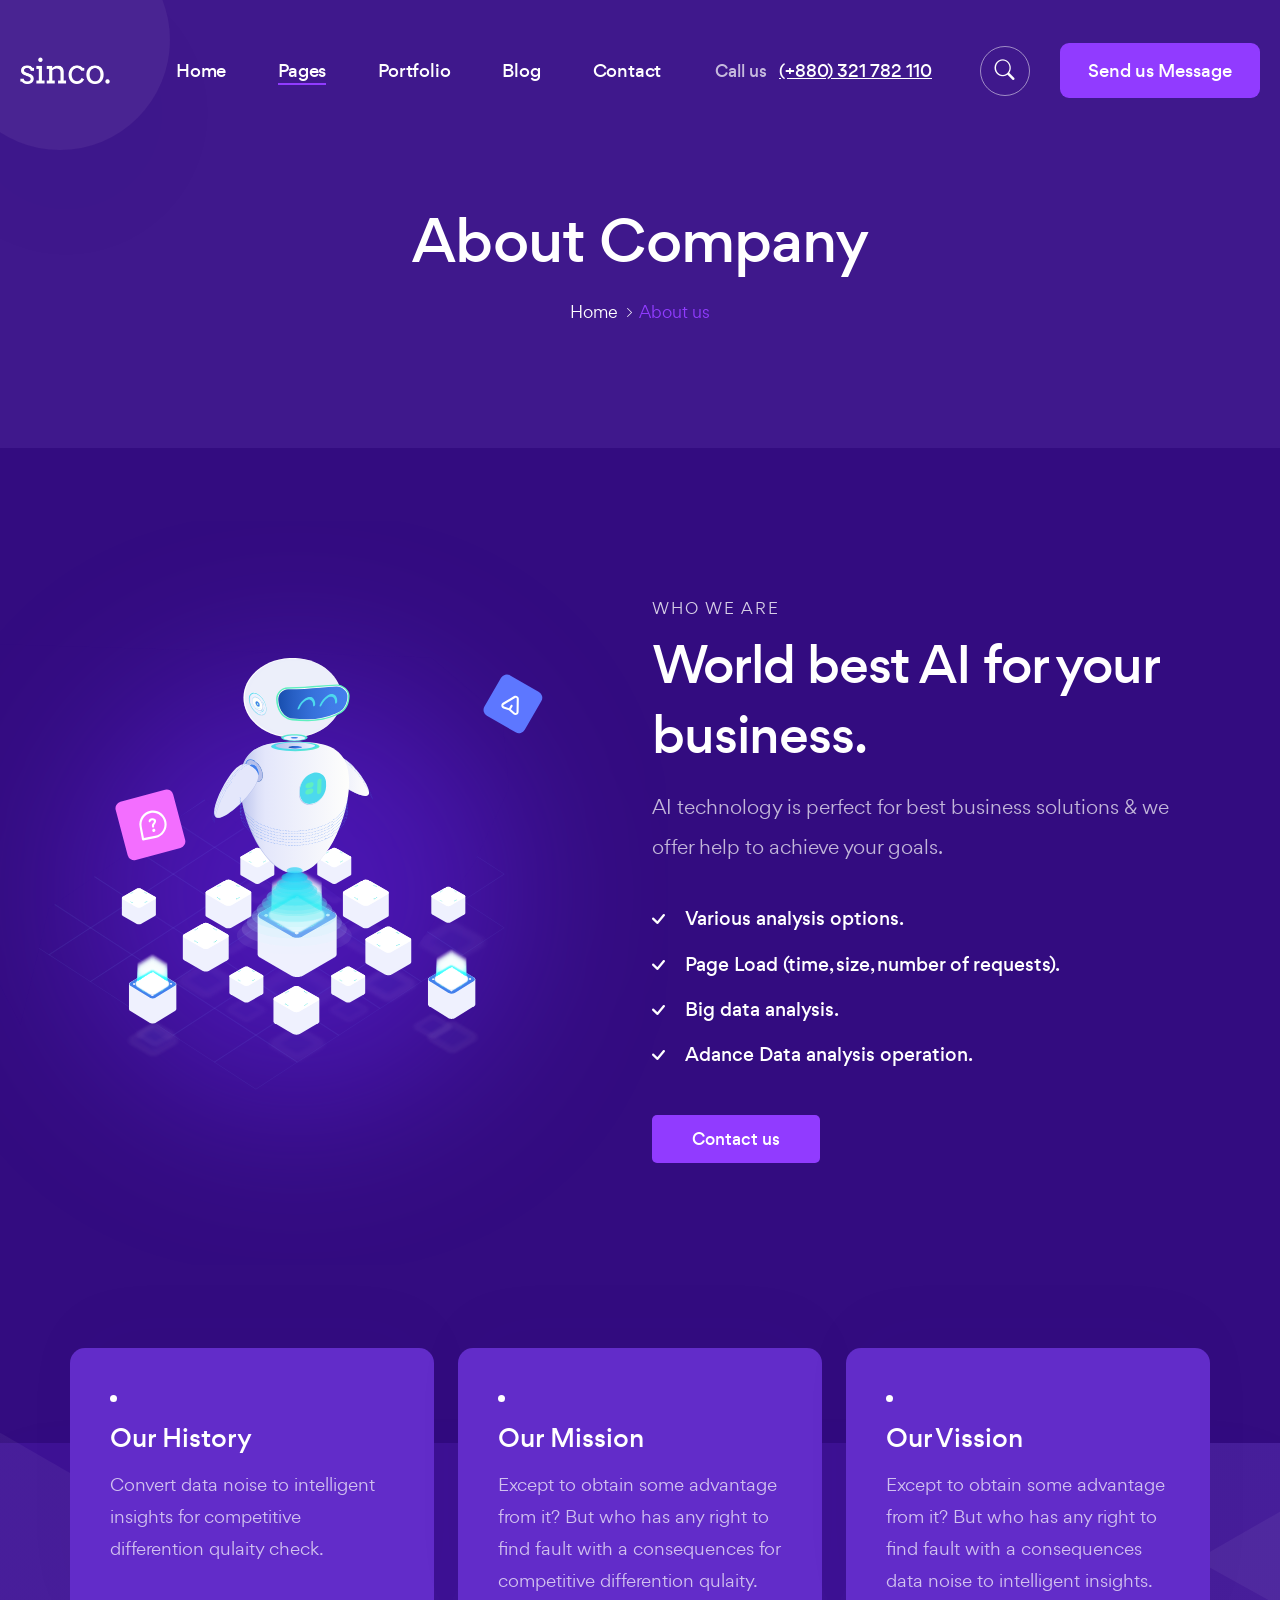
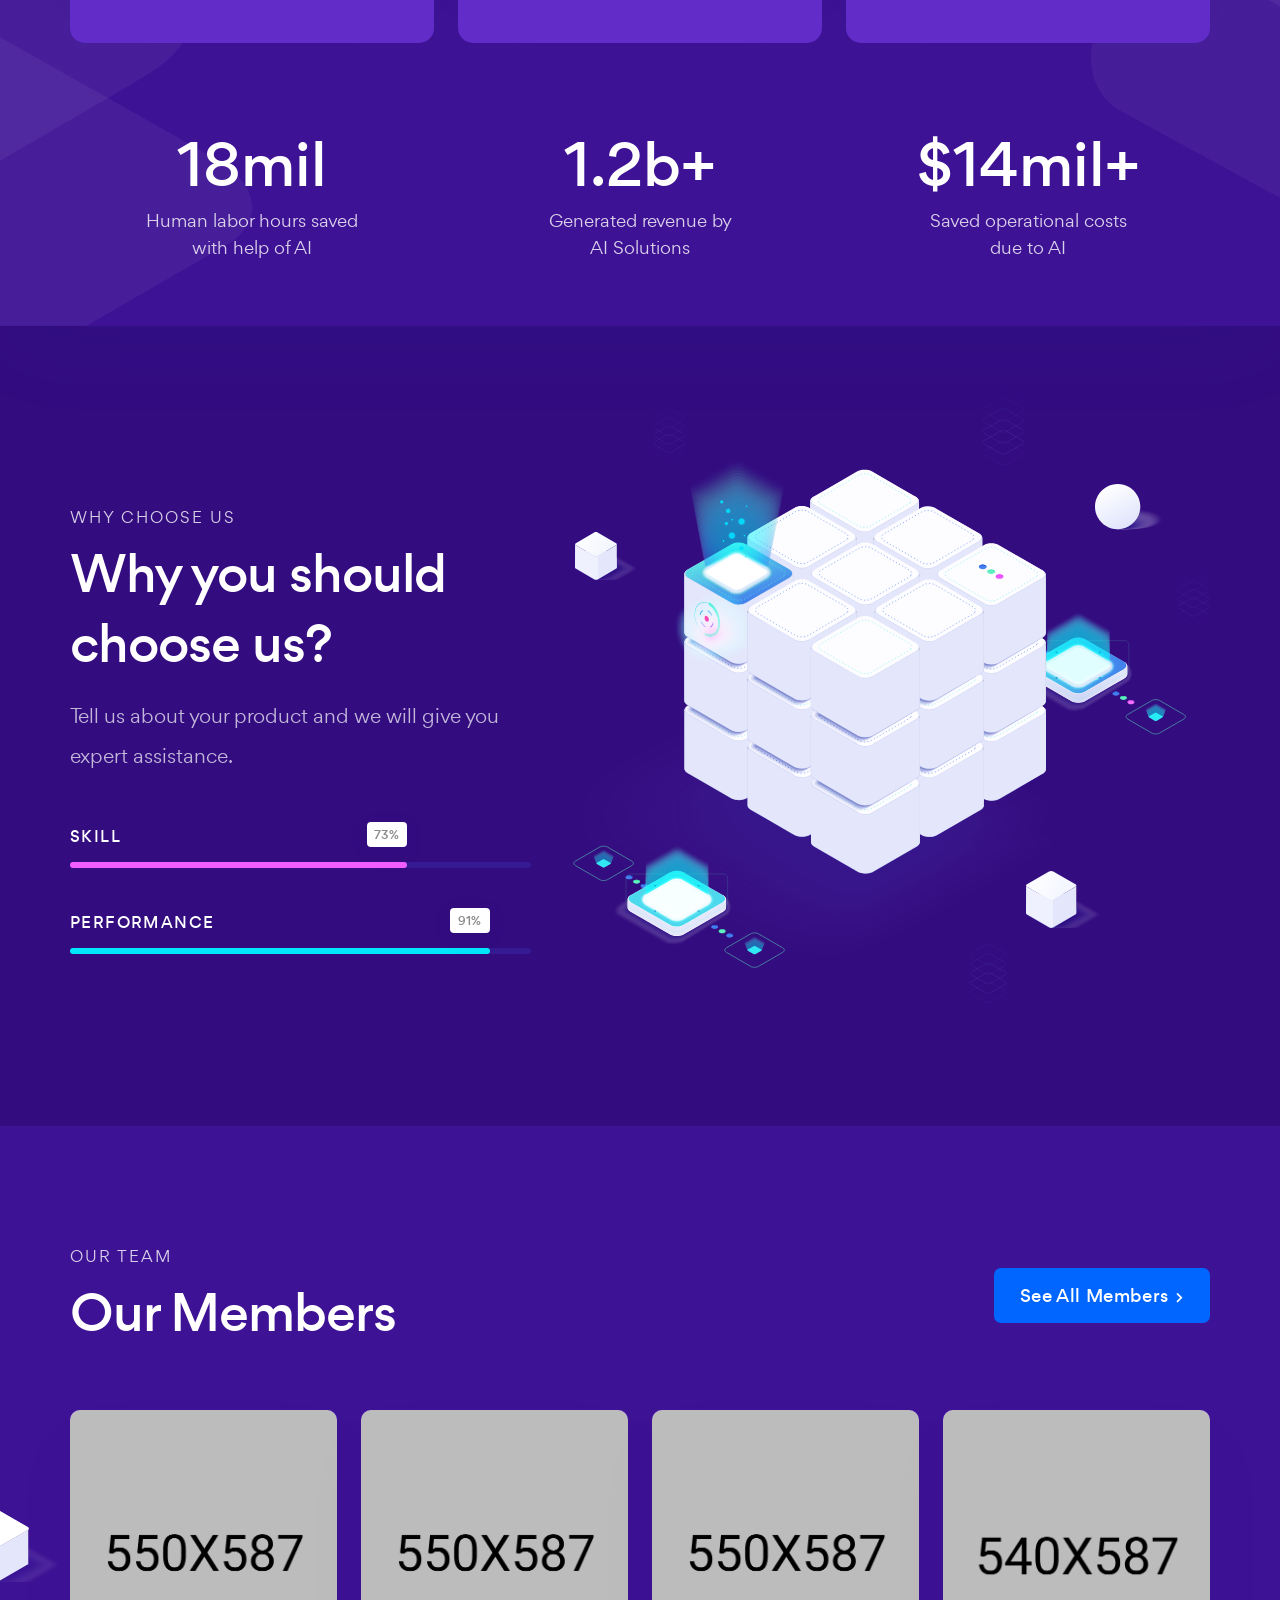
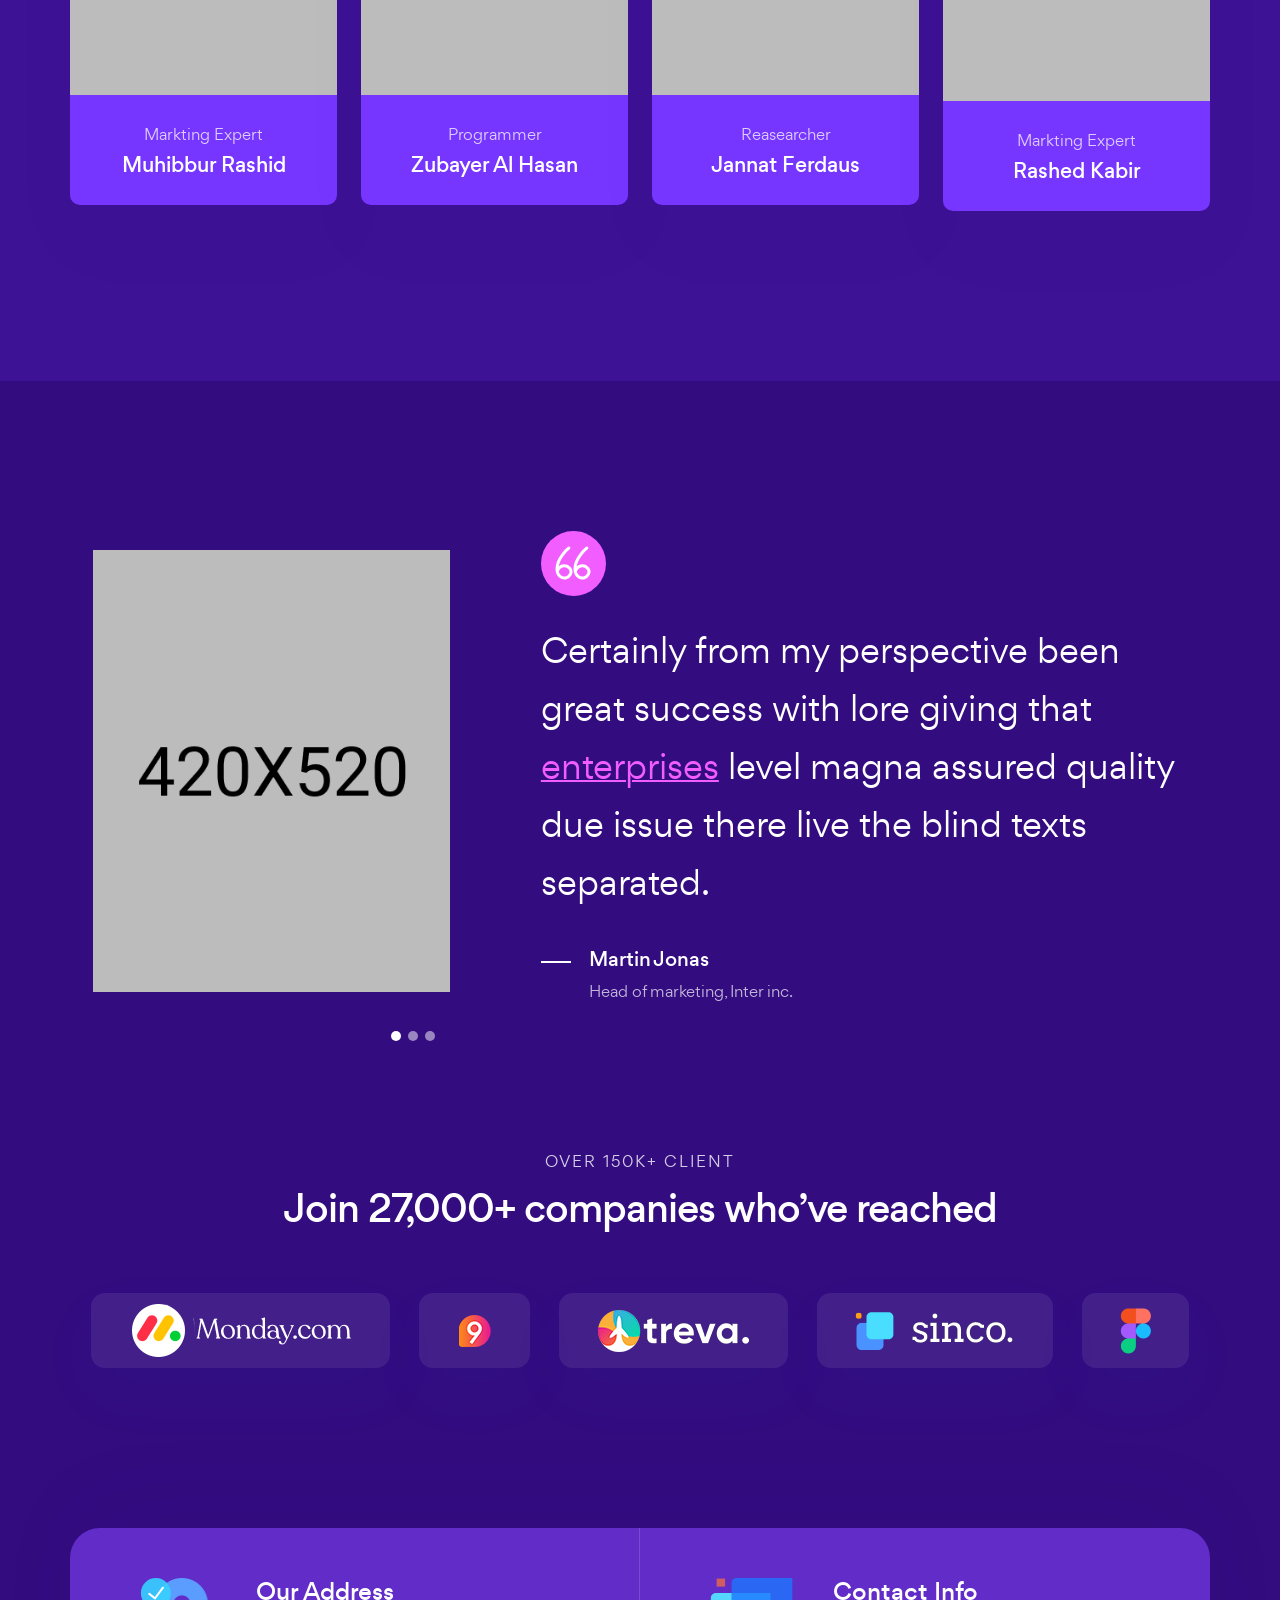
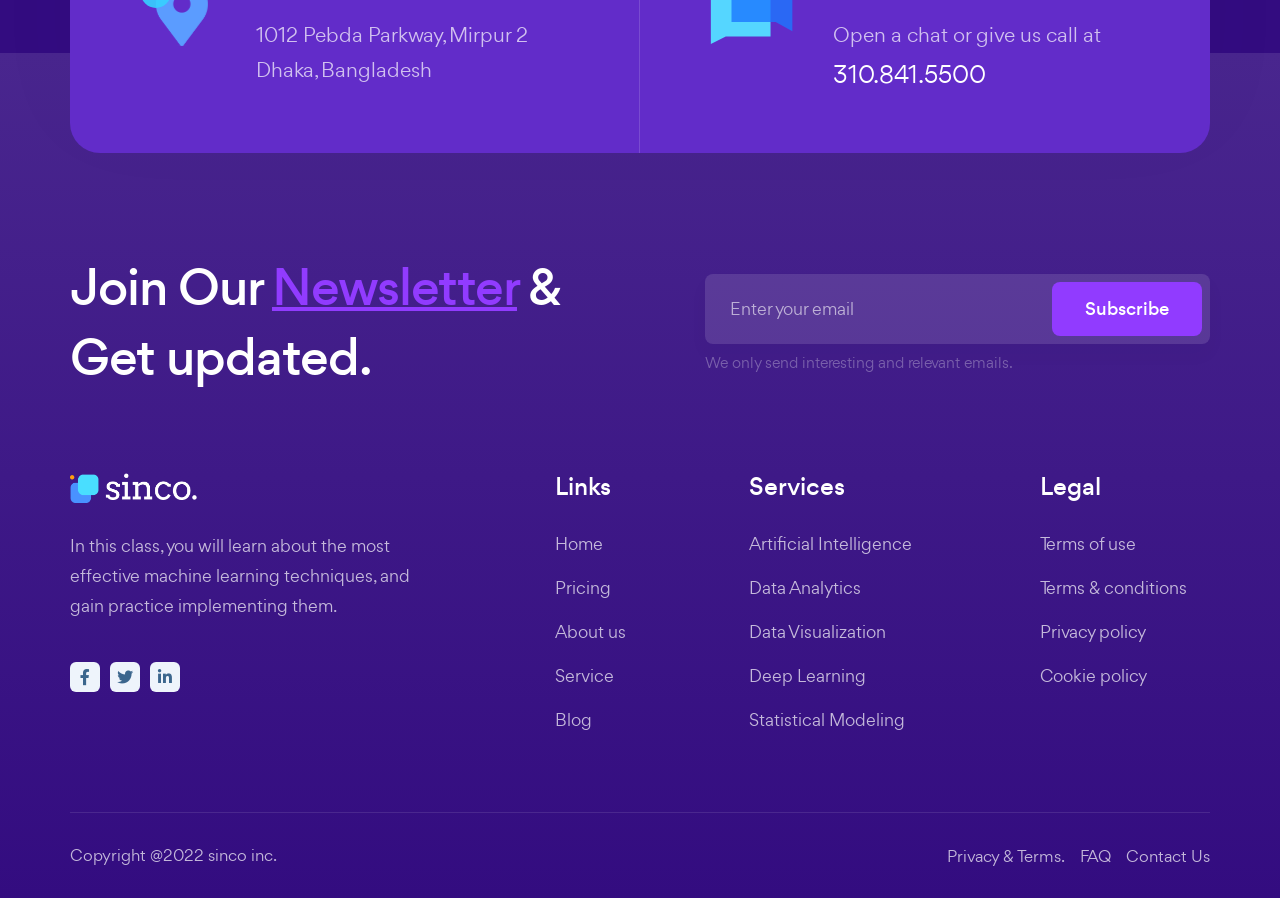
<file: about-us1.html>
<!DOCTYPE html>
<html lang="en">
	<head>
		<meta charset="UTF-8">
		<meta name="keywords" content="Data Science, Analytics, Data, sass, software company">
		<meta name="description" content="Sinco - Data Science & Analytics HTML5 Template is designed especially for the agency, multipurpose and business and those who offer business-related services.">
      	<meta property="og:site_name" content="Sinco">
      	<meta property="og:url" content="https://heloshape.com/">
      	<meta property="og:type" content="website">
      	<meta property="og:title" content="Sinco - Data Science & Analytics HTML5 Template">
		<meta name='og:image' content='images/assets/ogg.png'>
		<!-- For IE -->
		<meta http-equiv="X-UA-Compatible" content="IE=edge">
		<!-- For Resposive Device -->
		<meta name="viewport" content="width=device-width, initial-scale=1.0">
		<!-- For Window Tab Color -->
		<!-- Chrome, Firefox OS and Opera -->
		<meta name="theme-color" content="#1E78FF">
		<!-- Windows Phone -->
		<meta name="msapplication-navbutton-color" content="#1E78FF">
		<!-- iOS Safari -->
		<meta name="apple-mobile-web-app-status-bar-style" content="#1E78FF">
		<title>Sinco - Data Science & Analytics HTML5 Template</title>
		<!-- Favicon -->
		<link rel="icon" type="image/png" sizes="56x56" href="images/fav-icon/icon.png">
		<!-- Main style sheet -->
		<link rel="stylesheet" type="text/css" href="css/style.css" media="all">
		<!-- responsive style sheet -->
		<link rel="stylesheet" type="text/css" href="css/responsive.css" media="all">

		<!-- Fix Internet Explorer ______________________________________-->
		<!--[if lt IE 9]>
			<script src="http://html5shiv.googlecode.com/svn/trunk/html5.js"></script>
			<script src="vendor/html5shiv.js"></script>
			<script src="vendor/respond.js"></script>
		<![endif]-->	
	</head>

	<body>
		<div class="main-page-wrapper">
			<!-- ===================================================
				Loading Transition
			==================================================== -->
			<section>
				<div id="preloader">
					<div id="ctn-preloader" class="ctn-preloader">
						<div class="animation-preloader">
							<div class="icon"><img src="images/logo/logo_01.svg" alt="" class="m-auto d-block" width="38"></div>
							<div class="txt-loading mt-2">
								<span data-text-preloader="S" class="letters-loading">
									S
								</span>
								<span data-text-preloader="I" class="letters-loading">
									I
								</span>
								<span data-text-preloader="N" class="letters-loading">
									N
								</span>
								<span data-text-preloader="C" class="letters-loading">
									C
								</span>
								<span data-text-preloader="O" class="letters-loading">
									O
								</span>
							</div>
						</div>	
					</div>
				</div>
			</section>


			<!-- 
			=============================================
				Search
			============================================== 
			-->
			<div class="offcanvas offcanvas-top theme-search-form bg-three justify-content-center" tabindex="-1" id="offcanvasTop">
				<button type="button" class="close-btn tran3s" data-bs-dismiss="offcanvas" aria-label="Close"><i class="bi bi-x-lg"></i></button>
				<div class="form-wrapper">
					<form action="#">
						<input type="text" placeholder="Search Keyword....">
					</form>
				</div> <!-- /.form-wrapper -->
			</div>


			<!-- 
			=============================================
				Theme Main Menu
			============================================== 
			-->
			<header class="theme-main-menu sticky-menu theme-menu-four">
				<div class="inner-content">
					<div class="d-flex align-items-center">
						<div class="logo order-lg-0"><a href="index.html" class="d-block"><img src="images/logo/logo_03.png" alt="" width="90"></a></div>

						<div class="right-widget d-flex align-items-center ms-auto order-lg-3">
							<div class="call-button d-none d-xl-block me-5">Call us <a href="#">(+880) 321 782 110</a></div>
							<button class="menu-search-btn tran3s" type="button" data-bs-toggle="offcanvas" data-bs-target="#offcanvasTop" aria-controls="offcanvasTop"><i class="bi bi-search"></i></button>
							<a href="contact-us.html" class="send-msg-btn tran3s d-none d-lg-block">Send us Message</a>
						</div> <!-- /.right-widget -->

						<nav class="navbar navbar-expand-lg order-lg-2">
							<button class="navbar-toggler d-block d-lg-none" type="button" data-bs-toggle="collapse" data-bs-target="#navbarNav" aria-controls="navbarNav" aria-expanded="false" aria-label="Toggle navigation">
						    	<span></span>
						 	</button>
						    <div class="collapse navbar-collapse" id="navbarNav">
						    	<ul class="navbar-nav">
						    		<li class="d-block d-lg-none"><div class="logo"><a href="index.html"><img src="images/logo/logo_01.png" alt="" width="130"></a></div></li>
							        <li class="nav-item dropdown">
							        	<a class="nav-link dropdown-toggle" href="#" role="button" data-bs-toggle="dropdown" data-bs-auto-close="outside" aria-expanded="false">Home</a>
							        	<ul class="dropdown-menu">
							                <li><a href="index.html" class="dropdown-item"><span>User Analysis</span></a></li>
							                <li><a href="index-2.html" class="dropdown-item"><span>Artificial Intelligence</span></a></li>
							                <li><a href="index-3.html" class="dropdown-item"><span>Data Science</span></a></li>
							                <li><a href="index-4.html" class="dropdown-item"><span>Chatboot</span></a></li>
							                <li><a href="index-5.html" class="dropdown-item"><span>Machine Learning</span></a></li>
						                </ul>
						            </li>
						            <li class="nav-item active dropdown">
							        	<a class="nav-link dropdown-toggle" href="#" role="button" data-bs-toggle="dropdown" data-bs-auto-close="outside" aria-expanded="false">Pages</a>
							        	<ul class="dropdown-menu">
							                <li class="dropdown-submenu dropdown">
							                	<a class="dropdown-item dropdown-toggle" data-bs-toggle="dropdown" data-bs-auto-close="outside" aria-expanded="false" href="#"><span>About Us</span></a>
							                	<ul class="dropdown-menu">
									            	<li><a href="about-us1.html" class="dropdown-item"><span>About Us One</span></a></li>
										            <li><a href="about-us2.html" class="dropdown-item"><span>About Us Two</span></a></li>
									            </ul>
							                </li>
							                <li class="dropdown-submenu dropdown">
							                	<a class="dropdown-item dropdown-toggle" data-bs-toggle="dropdown" data-bs-auto-close="outside" aria-expanded="false" href="#"><span>Services</span></a>
							                	<ul class="dropdown-menu">
									            	<li><a href="service-V1.html" class="dropdown-item"><span>Service One</span></a></li>
										            <li><a href="service-V2.html" class="dropdown-item"><span>Service Two</span></a></li>
										            <li><a href="service-details-V1.html" class="dropdown-item"><span>Service Details</span></a></li>
									            </ul>
							                </li>
							                <li class="dropdown-submenu dropdown">
							                	<a class="dropdown-item dropdown-toggle" data-bs-toggle="dropdown" data-bs-auto-close="outside" aria-expanded="false" href="#"><span>Our Team</span></a>
							                	<ul class="dropdown-menu">
									            	<li><a href="team.html" class="dropdown-item"><span>Team Member</span></a></li>
										            <li><a href="team-details.html" class="dropdown-item"><span>Team Details</span></a></li>
									            </ul>
							                </li>
							                <li class="dropdown-submenu dropdown">
							                	<a class="dropdown-item dropdown-toggle" data-bs-toggle="dropdown" data-bs-auto-close="outside" aria-expanded="false" href="#"><span>Other Pages</span></a>
							                	<ul class="dropdown-menu">
									            	<li><a href="faq.html" class="dropdown-item"><span>Faq</span></a></li>
									            	<li><a href="signin.html" class="dropdown-item"><span>Signin</span></a></li>
									            	<li><a href="sign-up.html" class="dropdown-item"><span>Signup</span></a></li>
							                		<li><a href="404.html" class="dropdown-item"><span>404 Error</span></a></li>
									            </ul>
							                </li>
							                <li><a href="testimonial.html" class="dropdown-item"><span>Testimonials</span></a></li>
							                <li><a href="pricing.html" class="dropdown-item"><span>Our Pricing</span></a></li>
						                </ul>
						            </li>
						            <li class="nav-item dropdown">
							        	<a class="nav-link dropdown-toggle" href="#" role="button" data-bs-toggle="dropdown" data-bs-auto-close="outside" aria-expanded="false">Portfolio</a>
							        	<ul class="dropdown-menu">
							                <li><a href="portfolio-V1.html" class="dropdown-item"><span>Portfolio 3 Column</span></a></li>
							                <li><a href="portfolio-V2.html" class="dropdown-item"><span>Portfolio 2 Column</span></a></li>
							                <li><a href="portfolio-V3.html" class="dropdown-item"><span>Portfolio Masonry</span></a></li>
							                <li><a href="portfolio-details-V1.html" class="dropdown-item"><span>Single Portfolio</span></a></li>
						                </ul>
						            </li>
							        <li class="nav-item dropdown">
							        	<a class="nav-link dropdown-toggle" href="#" role="button" data-bs-toggle="dropdown" data-bs-auto-close="outside" aria-expanded="false">Blog</a>
						                <ul class="dropdown-menu">
							                <li><a href="blog-V1.html" class="dropdown-item"><span>Grid Layout</span></a></li>
							                <li><a href="blog-V2.html" class="dropdown-item"><span>Grid With Sidebar</span></a></li>
							                <li><a href="blog-V3.html" class="dropdown-item"><span>Blog Masonary</span></a></li>
							                <li><a href="blog-V4.html" class="dropdown-item"><span>Blog Standard</span></a></li>
							                <li><a href="blog-details.html" class="dropdown-item"><span>Blog Details</span></a></li>
						                </ul>
						            </li>
						            <li class="nav-item">
							        	<a class="nav-link" href="contact-us.html" role="button">Contact</a>
						            </li>
						    	</ul>
						    	<!-- Mobile Content -->
						    	<div class="mobile-content d-block d-lg-none">
						    		<div class="d-flex flex-column align-items-center justify-content-center mt-70">
						    			<a href="contact-us.html" class="send-msg-btn tran3s mb-10">Send us Message</a>
						    			<div class="call-button">Call us <a href="#">(+880) 321 782 110</a></div>
						    		</div>
						    	</div> <!-- /.mobile-content -->
						    </div>
						</nav>
					</div>
				</div> <!-- /.inner-content -->
			</header> <!-- /.theme-main-menu -->


			
			<!-- 
			=============================================
				Theme Inner Banner
			============================================== 
			-->
			<div class="theme-inner-banner">
				<div class="container">
					<h2 class="intro-title text-center">About Company</h2>
					<ul class="page-breadcrumb style-none d-flex justify-content-center">
						<li><a href="index.html">Home</a></li>
						<li class="current-page">About us</li>
					</ul>
				</div>
			</div> <!-- /.theme-inner-banner -->



			<!-- 
			=============================================
				Feature Section Two
			============================================== 
			-->
			<div class="fancy-feature-two position-relative mt-140 lg-mt-100">
				<div class="container">
					<div class="row">
						<div class="col-xxl-5 col-lg-6 col-md-7 ms-auto">
							<div class="block-style-two" data-aos="fade-left">
								<div class="title-style-one">
									<div class="sc-title-four">WHO WE ARE</div>
									<h2 class="main-title">World best AI for your business. </h2>
								</div> <!-- /.title-style-one -->
								<p class="pt-10 pb-20 lg-pb-10">AI technology is perfect for best business solutions & we offer help to achieve your goals.</p>
								<ul class="style-none list-item color-rev">
									<li>Various analysis options.</li>
									<li>Page Load (time, size, number of requests).</li>
									<li>Big data analysis.</li>
									<li>Adance Data analysis operation.</li>
								</ul>
								<a href="contact-us.html" class="btn-eight mt-30">Contact us</a>
							</div> <!-- /.block-style-two -->
						</div>
					</div>
				</div> <!-- /.container -->
				<div class="illustration-holder-two sm-mt-40">
					<img src="images/assets/ils_05.svg" alt="" class="main-illustration w-100">
					<img src="images/assets/ils_05_1.svg" alt="" class="shapes shape-one">
					<img src="images/assets/ils_05_2.svg" alt="" class="shapes shape-two" data-aos="fade-up" data-aos-anchor=".fancy-feature-two" data-aos-delay="100" data-aos-duration="2000">
					<img src="images/assets/ils_05_3.svg" alt="" class="shapes shape-three" data-aos="fade-up" data-aos-anchor=".fancy-feature-two" data-aos-delay="150" data-aos-duration="2000">
					<img src="images/assets/ils_05_4.svg" alt="" class="shapes shape-four">
					<img src="images/assets/ils_05_5.svg" alt="" class="shapes shape-five">
				</div> <!-- /.illustration-holder-two -->
			</div> <!-- /.fancy-feature-two -->



			<!-- 
			=============================================
				Feature Section Twenty Two
			============================================== 
			-->
			<div class="fancy-feature-twentyTwo mt-150 lg-mt-60 md-mt-10">
				<div class="container">
					<div class="row gx-xxl-5">
						<div class="col-lg-4 col-sm-6 d-flex" data-aos="fade-up">
							<div class="block-style-fourteen mt-35">
								<h5>Our History</h5>
								<p>Convert data noise to intelligent insights for competitive differention qulaity check.</p>
							</div> <!-- /.block-style-fourteen -->
						</div>
						<div class="col-lg-4 col-sm-6 d-flex" data-aos="fade-up" data-aos-delay="100">
							<div class="block-style-fourteen mt-35">
								<h5>Our Mission</h5>
								<p>Except to obtain some advantage from it? But who has any right to find fault with a consequences for competitive differention qulaity.</p>
							</div> <!-- /.block-style-fourteen -->
						</div>
						<div class="col-lg-4 d-flex" data-aos="fade-up" data-aos-delay="200">
							<div class="block-style-fourteen mt-35">
								<h5>Our Vission</h5>
								<p>Except to obtain some advantage from it? But who has any right to find fault with a consequences data noise to intelligent insights.</p>
							</div> <!-- /.block-style-fourteen -->
						</div>
					</div>
				</div>
			</div> <!-- /.fancy-feature-twentyTwo -->




			<!--
			=====================================================
				Counter Section One
			=====================================================
			-->
			<div class="counter-section-one">
				<div class="inner-container bg-color style-two rounded-0 w-100">
					<div class="container">
						<div class="row justify-content-center">
							<div class="col-md-4 col-sm-6" data-aos="fade-up">
								<div class="counter-block-one text-center mb-20">
									<div class="main-count"><span class="counter">20</span>mil</div>
									<p>Human labor hours saved <br> with help of AI</p>
								</div> <!-- /.counter-block-one -->
							</div>
							<div class="col-md-4 col-sm-6" data-aos="fade-up" data-aos-delay="100">
								<div class="counter-block-one text-center mb-20">
									<div class="main-count"><span class="counter">1.3</span>b+</div>
									<p>Generated revenue by <br>AI Solutions</p>
								</div> <!-- /.counter-block-one -->
							</div>
							<div class="col-md-4 col-sm-6" data-aos="fade-up" data-aos-delay="200">
								<div class="counter-block-one text-center mb-20">
									<div class="main-count">$<span class="counter">15</span>mil+</div>
									<p>Saved operational costs <br>due to AI</p>
								</div> <!-- /.counter-block-one -->
							</div>
						</div>
					</div>
					<img src="images/shape/shape_40.svg" alt="" class="shapes shape-three">
					<img src="images/shape/shape_41.svg" alt="" class="shapes shape-four">
				</div>  <!-- /.inner-container -->
			</div> <!-- /.counter-section-one -->



			<!-- 
			=============================================
				Feature Section Five
			============================================== 
			-->
			<div class="fancy-feature-five position-relative mt-50">
				<div class="container">
					<div class="row align-items-center">
						<div class="col-xxl-4 col-lg-5 col-md-6">
							<div class="block-style-five pt-60 md-pt-20" data-aos="fade-right">
								<div class="title-style-one">
									<div class="sc-title-four">WHY CHOOSE US</div>
									<h2 class="main-title">Why you should choose us?</h2>
								</div> <!-- /.title-style-one -->
								<p class="pt-10 pb-70">Tell us about your product and we will give you expert assistance.</p>
								<div class="skills-progress skills">
									<div class="habilidades_contenedor">
								        <div class="codeconSkills">
								            <div class="codeconSkillbar mb-80 md-mb-60">
								            	<div class="skill-text">
								            		<span class="codeconSkillArea">SKIll</span>
								            	</div>
								                <div class="skillBar" data-percent="73%" style="background: #F25DFF;">
								                	<span class="PercentText">73%</span>
								                </div>
								            </div>
								            <div class="codeconSkillbar">
								            	<div class="skill-text">
								            		<span class="codeconSkillArea ">Performance</span>
								                    
								            	</div>
									            <div class="skillBar" data-percent="91%" style="background: #00E8FA;">
									                <span class="PercentText">91%</span>
									            </div>
								            </div>
								    	</div> <!-- /.codeconSkills -->
								    </div> <!-- /.habilidades_contenedor -->
								</div> <!-- /.skills-progress -->
							</div> <!-- /.block-style-five -->
						</div>

						<div class="col-xxl-8 col-lg-7 col-md-6 text-end">
							<div class="illustration-holder d-inline-block position-relative xs-mt-20">
								<img src="images/assets/ils_06.svg" alt="" class="main-illustration w-100">
								<img src="images/assets/ils_06_1.svg" alt="" class="shapes shape-one">
								<img src="images/assets/ils_06_2.svg" alt="" class="shapes shape-two">
								<img src="images/assets/ils_06_3.svg" alt="" class="shapes shape-three" data-aos="fade-down" data-aos-duration="1800">
								<img src="images/assets/ils_06_4.svg" alt="" class="shapes shape-four" data-aos="fade-left" data-aos-duration="1800">
								<img src="images/assets/ils_06_5.svg" alt="" class="shapes shape-five">
							</div><!--  /.illustration-holder -->
						</div>
					</div>
				</div> <!-- /.container -->
			</div> <!-- /.fancy-feature-five -->


			<!--
			=====================================================
				Team Section One
			=====================================================
			-->
			<div class="team-section-one mt-110 pt-110 pb-170 lg-mt-80 lg-pt-80 lg-pb-80">
				<div class="container">
					<div class="row align-items-center">
						<div class="col-sm-6">
							<div class="title-style-one text-center text-sm-start xs-pb-20" data-aos="fade-right">
								<div class="sc-title-four">OUR TEAM</div>
								<h2 class="main-title">Our Members</h2>
							</div> <!-- /.title-style-one -->
						</div>
						<div class="col-sm-6 ms-auto d-flex justify-content-center justify-content-sm-end" data-aos="fade-left">
							<a href="team.html" class="btn-one xs ripple-btn">See all members <i class="fas fa-chevron-right"></i></a>
						</div>
					</div>

					<div class="row pt-20">
						<div class="col-xl-3 col-sm-6" data-aos="fade-up">
							<div class="team-block-one tran3s mt-35">
								<div class="img-meta"><img src="images/team/img_01.jpg" alt="" class="w-100"></div>
								<a href="team-details.html" class="team-info">
									<span class="designation-text">Markting Expert</span>
									<span class="name tran3s">Muhibbur Rashid</span>
								</a>
							</div> <!-- /.team-block-one -->
						</div>
						<div class="col-xl-3 col-sm-6" data-aos="fade-up" data-aos-delay="100">
							<div class="team-block-one tran3s mt-35">
								<div class="img-meta"><img src="images/team/img_02.jpg" alt="" class="w-100"></div>
								<a href="team-details.html" class="team-info">
									<span class="designation-text">Programmer</span>
									<span class="name tran3s">Zubayer Al Hasan</span>
								</a>
							</div> <!-- /.team-block-one -->
						</div>
						<div class="col-xl-3 col-sm-6" data-aos="fade-up" data-aos-delay="200">
							<div class="team-block-one tran3s mt-35">
								<div class="img-meta"><img src="images/team/img_03.jpg" alt="" class="w-100"></div>
								<a href="team-details.html" class="team-info">
									<span class="designation-text">Reasearcher</span>
									<span class="name tran3s">Jannat Ferdaus</span>
								</a>
							</div> <!-- /.team-block-one -->
						</div>
						<div class="col-xl-3 col-sm-6" data-aos="fade-up" data-aos-delay="300">
							<div class="team-block-one tran3s mt-35">
								<div class="img-meta"><img src="images/team/img_04.jpg" alt="" class="w-100"></div>
								<a href="team-details.html" class="team-info">
									<span class="designation-text">Markting Expert</span>
									<span class="name tran3s">Rashed Kabir</span>
								</a>
							</div> <!-- /.team-block-one -->
						</div>
					</div>
				</div>
				<img src="images/shape/shape_42.svg" alt="" class="shapes shape-one">
			</div> <!-- /.team-section-one -->



			<!--
			=====================================================
				Feedback Slider Three
			=====================================================
			-->
			<div class="feedback-section-three mt-150 lg-mt-90" data-aos="fade-up">
				<div class="container">
					<div class="slider-wrapper">
						<div class="feedback_slider_three">
							<div class="item">
								<div class="feedback-block-three d-md-flex align-items-center">
									<div class="img-meta">
										<img src="images/media/img_05.jpg" alt="">
									</div>
									<div class="text-wrapper">
										<div class="icon d-flex justify-content-center align-items-center"><img src="images/icon/icon_15.svg" alt=""></div>
										<p>Certainly from my perspective been great success with lore giving that <a href="#">enterprises</a> level magna assured quality due issue there live the blind texts separated.</p>
										<div class="name">
											<h6>Martin Jonas</h6>
											<span>Head of marketing, Inter inc.</span>
										</div> <!-- /.name -->
									</div> <!-- /.text-wrapper -->
								</div> <!-- /.feedback-block-three -->
							</div>
							<div class="item">
								<div class="feedback-block-three d-md-flex align-items-center">
									<div class="img-meta">
										<img src="images/media/img_06.jpg" alt="">
									</div>
									<div class="text-wrapper">
										<div class="icon d-flex justify-content-center align-items-center"><img src="images/icon/icon_15.svg" alt=""></div>
										<p>Having a home based business is a wonderful asset to your life. The problem still stands it comes time <a href="#">advertise</a> your business for a cheap cost you have looked.</p>
										<div class="name">
											<h6>Carolyn Tyler</h6>
											<span>Senior Developer, Sinco inc.</span>
										</div> <!-- /.name -->
									</div> <!-- /.text-wrapper -->
								</div> <!-- /.feedback-block-three -->
							</div>
							<div class="item">
								<div class="feedback-block-three d-md-flex align-items-center">
									<div class="img-meta">
										<img src="images/media/img_07.jpg" alt="">
									</div>
									<div class="text-wrapper">
										<div class="icon d-flex justify-content-center align-items-center"><img src="images/icon/icon_15.svg" alt=""></div>
										<p>It’s a great exprience to work with <a href="#">Sinco</a>. They’r vey humble and expert & the service has been excellent. The author is very quick and nice when it comes to support.</p>
										<div class="name">
											<h6>Rebecca Jones</h6>
											<span>Senior UX Designer, Creativegigs.</span>
										</div> <!-- /.name -->
									</div> <!-- /.text-wrapper -->
								</div> <!-- /.feedback-block-three -->
							</div>
						</div> <!-- /.feedback_slider_three -->
					</div> <!-- /.slider-wrapper -->
				</div> <!-- /.container -->
			</div> <!-- /.feedback-section-three -->



			<!--
			=====================================================
				Partner Section Two
			=====================================================
			-->
			<div class="partner-section-two mt-130 lg-mt-70 lg-pb-20">
				<div class="container">
					<div class="title-style-one text-center" data-aos="fade-up">
						<div class="sc-title-four">over 150k+ client</div>
						<h2 class="main-title md">Join 27,000+ companies who’ve reached </h2>
					</div> <!-- /.title-style-one -->

					<div class="row">
						<div class="col-12 m-auto">
							<ul class="style-none text-center">
								<li class="partner-logo-block-one d-inline-block" data-aos="fade-up"><a href="#" class="d-flex align-items-center justify-content-center"><img src="images/logo/Plogo-13.png" alt=""></a></li>
								<li class="partner-logo-block-one d-inline-block" data-aos="fade-up" data-aos-delay="100"><a href="#" class="d-flex align-items-center justify-content-center"><img src="images/logo/Plogo-12.png" alt=""></a></li>
								<li class="partner-logo-block-one d-inline-block" data-aos="fade-up" data-aos-delay="200"><a href="#" class="d-flex align-items-center justify-content-center"><img src="images/logo/Plogo-9.png" alt=""></a></li>
								<li class="partner-logo-block-one d-inline-block" data-aos="fade-up" data-aos-delay="300"><a href="#" class="d-flex align-items-center justify-content-center"><img src="images/logo/Plogo-7.png" alt=""></a></li>
								<li class="partner-logo-block-one d-inline-block" data-aos="fade-up" data-aos-delay="400"><a href="#" class="d-flex align-items-center justify-content-center"><img src="images/logo/Plogo-8.png" alt=""></a></li>
							</ul>
						</div>
					</div>
				</div> <!-- /.container -->
			</div> <!-- /.partner-section-two -->



			<!--
			=====================================================
				Address Section One
			=====================================================
			-->
			<div class="address-section-one">
				<div class="container">
					<div class="inner-content color-one" data-aos="fade-up" data-aos-delay="100">
						<div class="row g-0">
							<div class="col-md-6 d-flex">
								<div class="address-block-one d-flex border-right">
									<div class="icon"><img src="images/icon/icon_06.svg" alt=""></div>
									<div class="text-meta">
										<h4 class="title">Our Address</h4>
										<p>1012 Pebda Parkway, Mirpur 2 <br>Dhaka, Bangladesh</p>
									</div> <!-- /.text-meta -->
								</div> <!-- /.address-block-one -->
							</div>
							<div class="col-md-6 d-flex">
								<div class="address-block-one d-flex">
									<div class="icon"><img src="images/icon/icon_07.svg" alt=""></div>
									<div class="text-meta">
										<h4 class="title">Contact Info</h4>
										<p>Open a chat or give us call at <br><a href="#">310.841.5500</a></p>
									</div> <!-- /.text-meta -->
								</div> <!-- /.address-block-one -->
							</div>
						</div>
					</div>
				</div>
			</div> <!-- /.address-section-one -->

		

			<!--
			=====================================================
				Footer
			=====================================================
			-->
			<div class="footer-style-four space-fix-one theme-basic-footer">
				<div class="container">
					<div class="inner-wrapper">
						<div class="subscribe-area">
							<div class="row align-items-center">
								<div class="col-md-6">
									<div class="title-style-four sm-pb-20">
										<h4 class="main-title">Join Our <span>Newsletter</span> & Get updated.</h4>
									</div> <!-- /.title-style-four -->
								</div>
								<div class="col-md-6">
									<div class="subscribe-form">
										<form action="#">
											<input type="email" placeholder="Enter your email">
											<button class="ripple-btn tran3s">Subscribe</button>
										</form>
										<p>We only send interesting and relevant emails.</p>
									</div> <!-- /.subscribe-form -->
								</div>
							</div>
						</div> <!-- /.subscribe-area -->
						<div class="row">
							<div class="col-lg-4 footer-intro mb-40">
								<div class="logo"><a href="index.html"><img src="images/logo/logo_01.png" alt="" width="130"></a></div>
								<p>In this class, you will learn about the most effective machine learning techniques, and gain practice implementing them.</p>
								<ul class="d-flex social-icon style-none">
									<li><a href="#"><i class="fab fa-facebook-f"></i></a></li>
									<li><a href="#"><i class="fab fa-twitter"></i></a></li>
									<li><a href="#"><i class="fab fa-linkedin-in"></i></a></li>
								</ul>
							</div>
							<div class="col-lg-2 col-sm-4 ms-auto mb-30">
								<h5 class="footer-title">Links</h5>
								<ul class="footer-nav-link style-none">
									<li><a href="index.html">Home</a></li>
									<li><a href="pricing.html">Pricing</a></li>
									<li><a href="about-us2.html">About us</a></li>
									<li><a href="service-V1.html">Service</a></li>
									<li><a href="blog-V1.html">Blog</a></li>
								</ul>
							</div>
							<div class="col-lg-3 col-sm-4 mb-30">
								<h5 class="footer-title">Services</h5>
								<ul class="footer-nav-link style-none">
									<li><a href="service-details-V1.html">Artificial Intelligence</a></li>
									<li><a href="service-details-V1.html">Data Analytics</a></li>
									<li><a href="service-details-V1.html">Data Visualization</a></li>
									<li><a href="service-details-V1.html">Deep Learning</a></li>
									<li><a href="service-details-V1.html">Statistical Modeling</a></li>
								</ul>
							</div>
							<div class="col-xl-2 col-lg-3 col-sm-4 mb-30">
								<h5 class="footer-title">Legal</h5>
								<ul class="footer-nav-link style-none">
									<li><a href="faq.html">Terms of use</a></li>
									<li><a href="faq.html">Terms & conditions</a></li>
									<li><a href="faq.html">Privacy policy</a></li>
									<li><a href="faq.html">Cookie policy</a></li>
								</ul>
							</div>
						</div>

						<div class="bottom-footer">
							<div class="d-lg-flex justify-content-between align-items-center">
								<ul class="order-lg-1 pb-15 d-flex justify-content-center footer-nav style-none">
									<li><a href="faq.html">Privacy &amp; Terms.</a></li>
									<li><a href="faq.html">FAQ</a></li>
									<li><a href="contact-us.html">Contact Us</a></li>
								</ul>
								<p class="copyright text-center order-lg-0 pb-15">Copyright @2022 sinco inc.</p>
							</div>
						</div>
					</div> <!-- /.inner-wrapper -->
				</div>
			</div> <!-- /.footer-style-four -->


			<button class="scroll-top">
				<i class="bi bi-arrow-up-short"></i>
			</button>
			
			


		<!-- Optional JavaScript _____________________________  -->

    	<!-- jQuery first, then Bootstrap JS -->
    	<!-- jQuery -->
		<script src="vendor/jquery.min.js"></script>
		<!-- Bootstrap JS -->
		<script src="vendor/bootstrap/js/bootstrap.bundle.min.js"></script>
		<!-- AOS js -->
		<script src="vendor/aos-next/dist/aos.js"></script>
		<!-- Slick Slider -->
		<script src="vendor/slick/slick.min.js"></script>
		<!-- js Counter -->
		<script src="vendor/jquery.counterup.min.js"></script>
		<script src="vendor/jquery.waypoints.min.js"></script>
		<!-- Fancybox -->
		<script src="vendor/fancybox/dist/jquery.fancybox.min.js"></script>
		<!-- Progress Bar js -->
		<script src="vendor/skills-master/jquery.skills.js"></script>

		<!-- Theme js -->
		<script src="js/theme.js"></script>
		</div> <!-- /.main-page-wrapper -->
	</body>
</html>
</file>
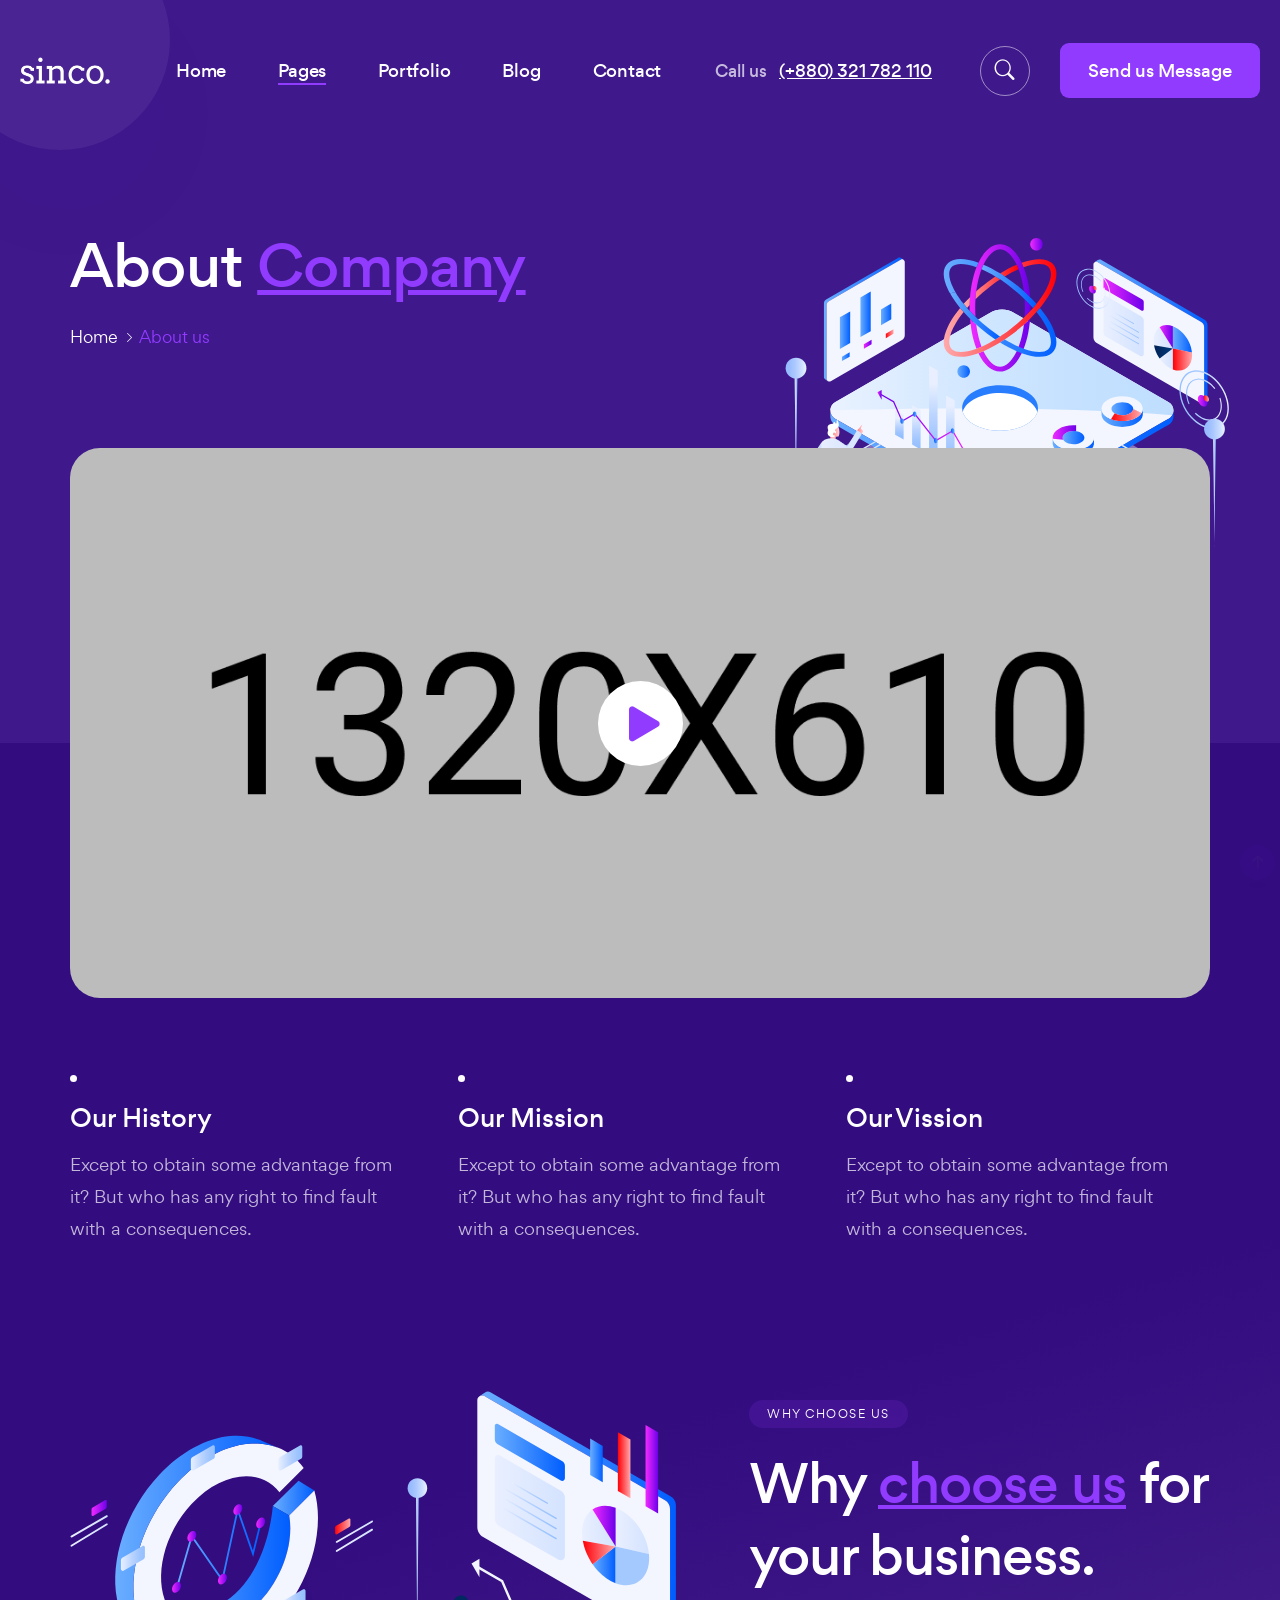
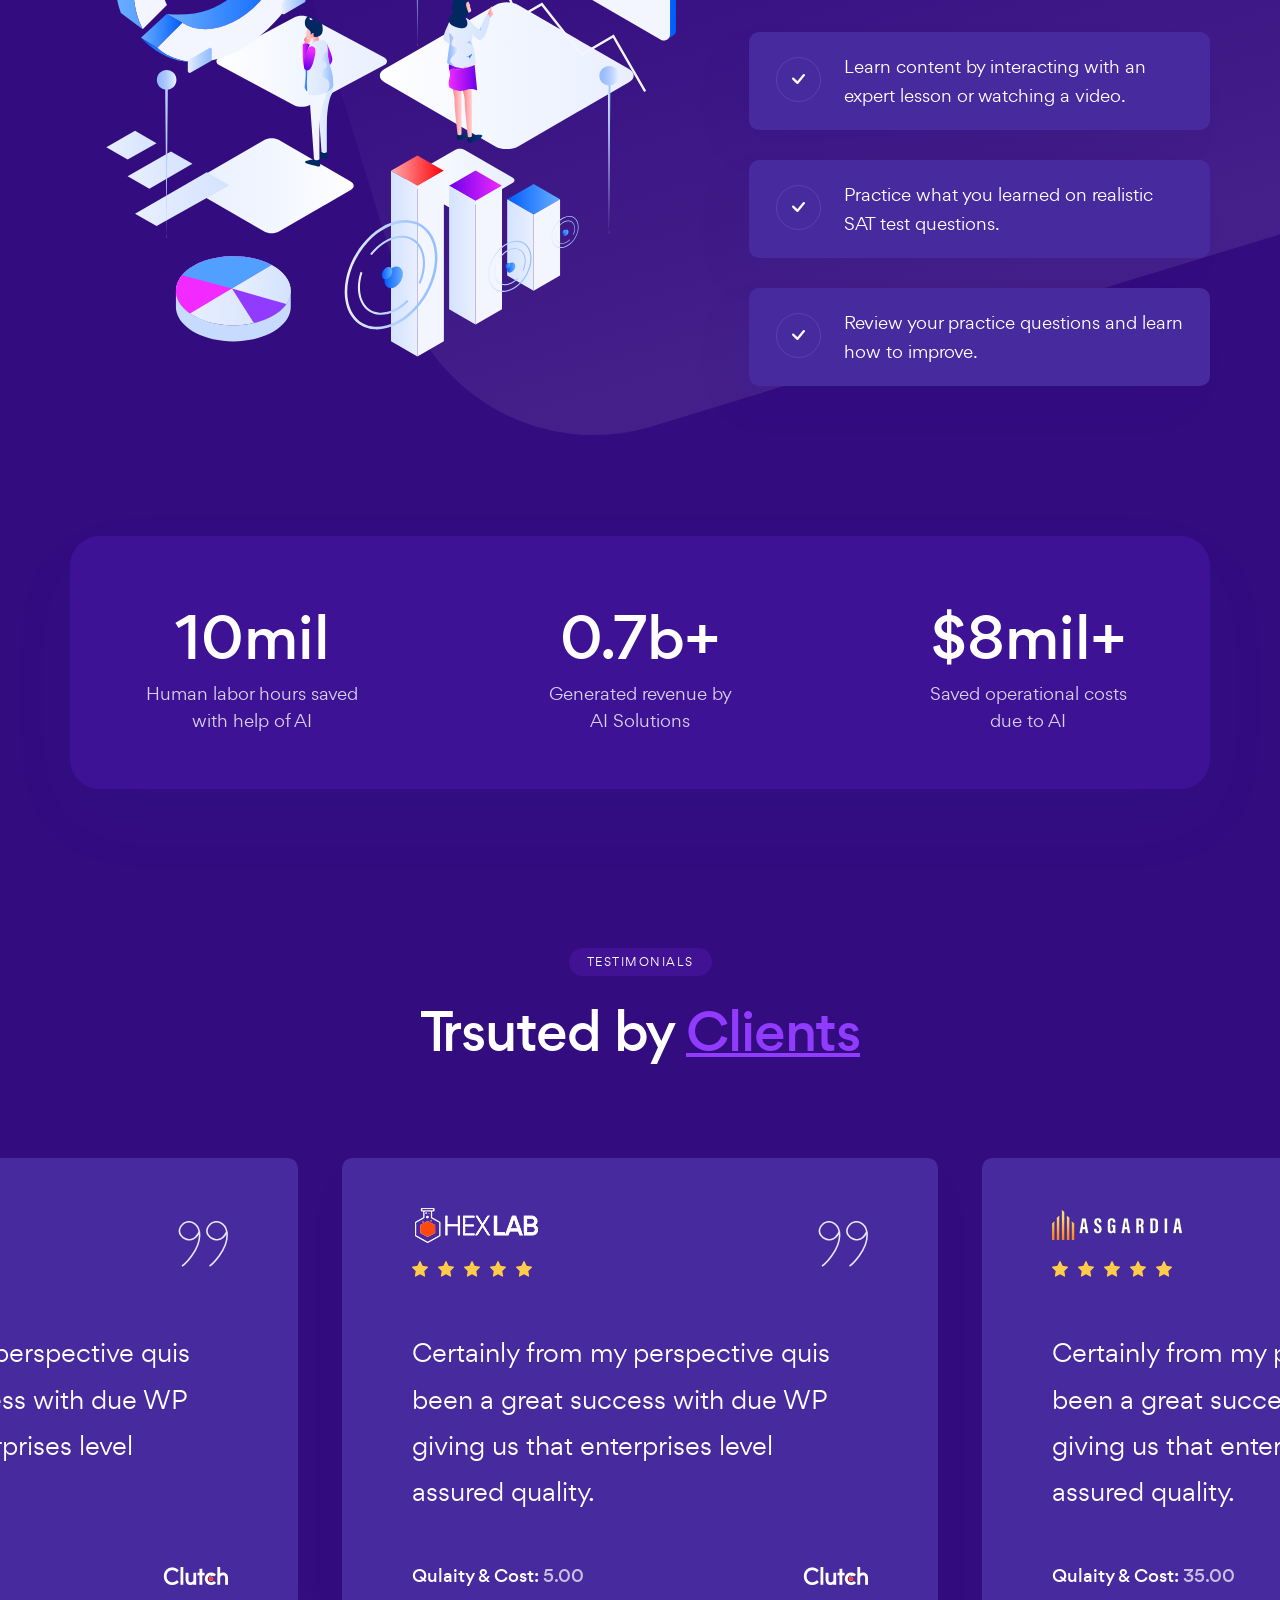
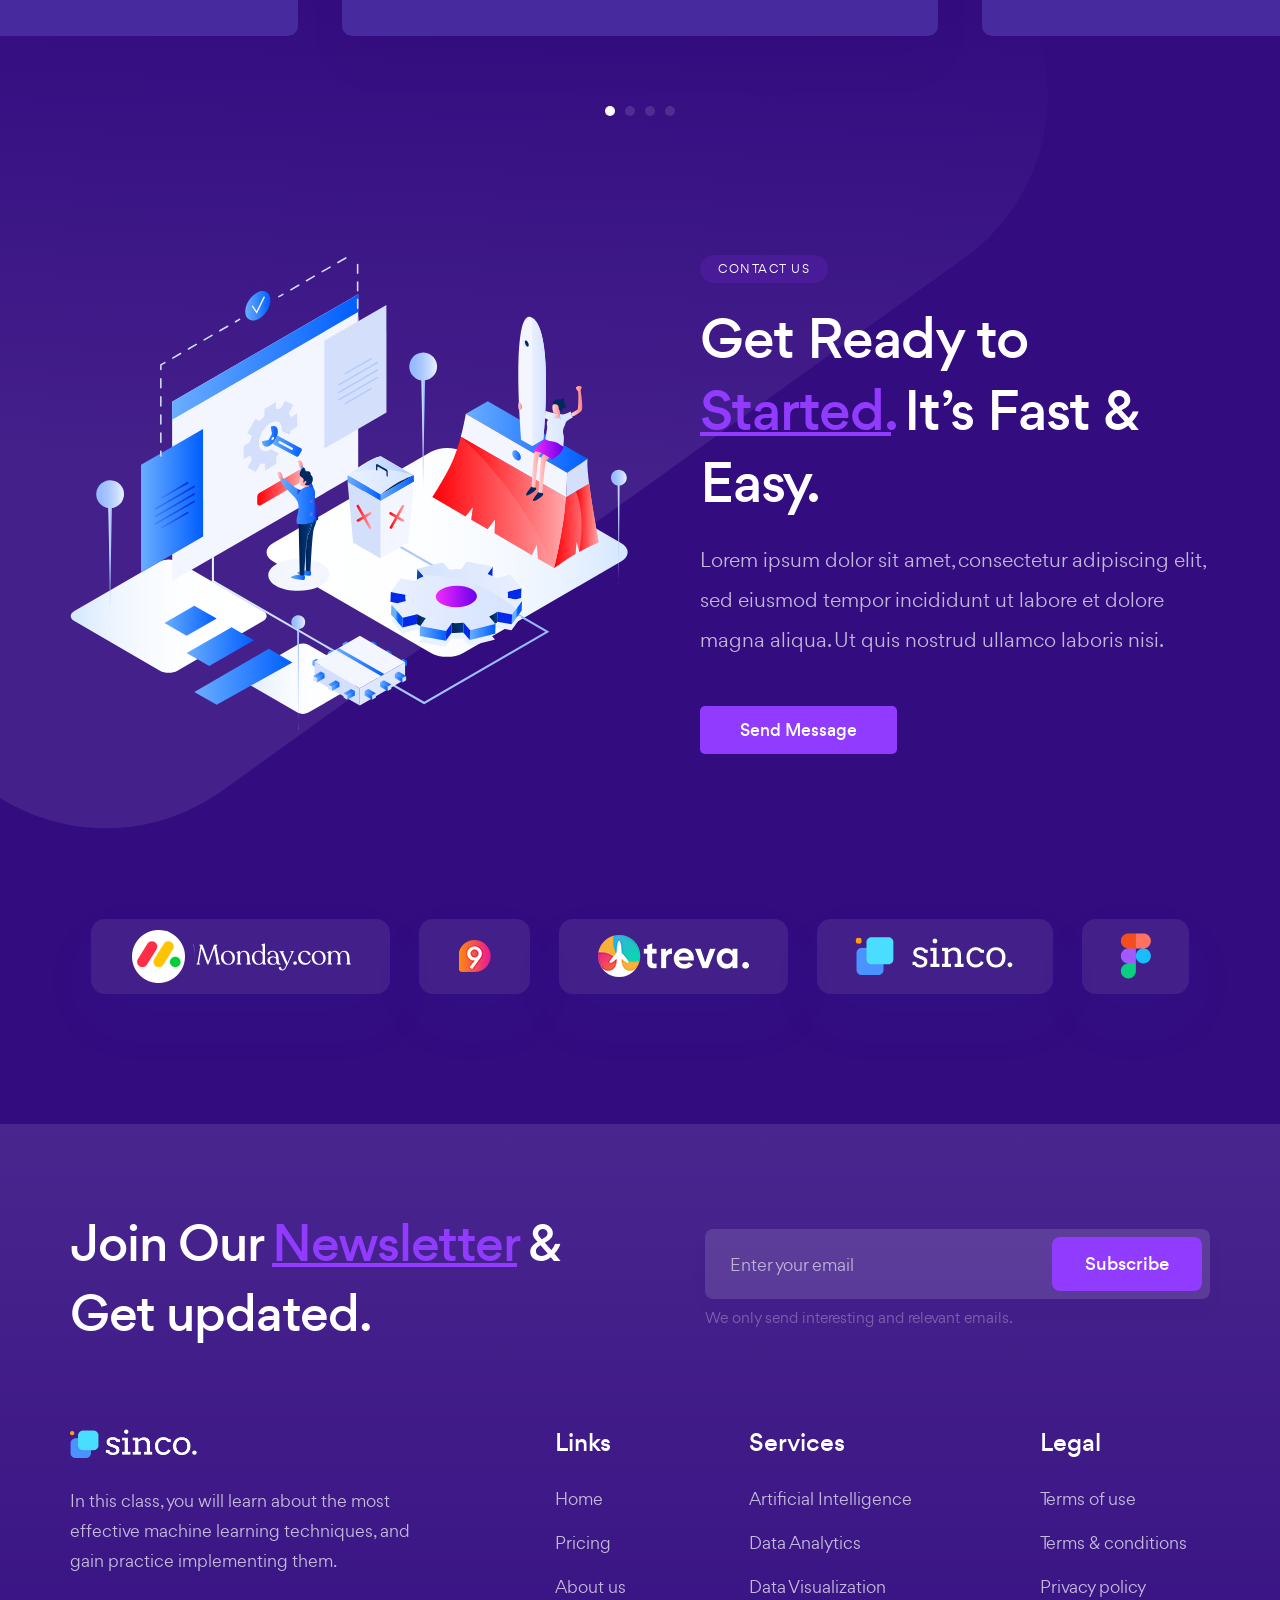
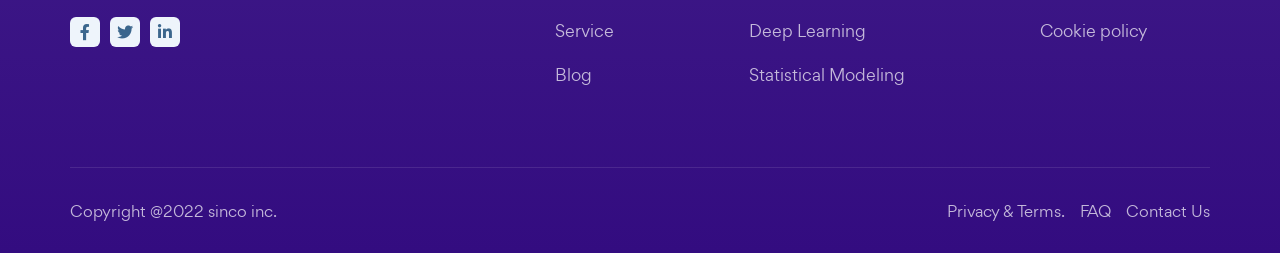
<file: about-us2.html>
<!DOCTYPE html>
<html lang="en">
	<head>
		<meta charset="UTF-8">
		<meta name="keywords" content="Data Science, Analytics, Data, sass, software company">
		<meta name="description" content="Sinco - Data Science & Analytics HTML5 Template is designed especially for the agency, multipurpose and business and those who offer business-related services.">
      	<meta property="og:site_name" content="Sinco">
      	<meta property="og:url" content="https://heloshape.com/">
      	<meta property="og:type" content="website">
      	<meta property="og:title" content="Sinco - Data Science & Analytics HTML5 Template">
		<meta name='og:image' content='images/assets/ogg.png'>
		<!-- For IE -->
		<meta http-equiv="X-UA-Compatible" content="IE=edge">
		<!-- For Resposive Device -->
		<meta name="viewport" content="width=device-width, initial-scale=1.0">
		<!-- For Window Tab Color -->
		<!-- Chrome, Firefox OS and Opera -->
		<meta name="theme-color" content="#913BFF">
		<!-- Windows Phone -->
		<meta name="msapplication-navbutton-color" content="#913BFF">
		<!-- iOS Safari -->
		<meta name="apple-mobile-web-app-status-bar-style" content="#913BFF">
		<title>Sinco - Data Science & Analytics HTML5 Template</title>
		<!-- Favicon -->
		<link rel="icon" type="image/png" sizes="56x56" href="images/fav-icon/icon.png">
		<!-- Main style sheet -->
		<link rel="stylesheet" type="text/css" href="css/style.css" media="all">
		<!-- responsive style sheet -->
		<link rel="stylesheet" type="text/css" href="css/responsive.css" media="all">

		<!-- Fix Internet Explorer ______________________________________-->
		<!--[if lt IE 9]>
			<script src="http://html5shiv.googlecode.com/svn/trunk/html5.js"></script>
			<script src="vendor/html5shiv.js"></script>
			<script src="vendor/respond.js"></script>
		<![endif]-->	
	</head>

	<body>
		<div class="main-page-wrapper">
			<!-- ===================================================
				Loading Transition
			==================================================== -->
			<section>
				<div id="preloader">
					<div id="ctn-preloader" class="ctn-preloader">
						<div class="animation-preloader">
							<div class="icon"><img src="images/logo/logo_01.svg" alt="" class="m-auto d-block" width="38"></div>
							<div class="txt-loading mt-2">
								<span data-text-preloader="S" class="letters-loading">
									S
								</span>
								<span data-text-preloader="I" class="letters-loading">
									I
								</span>
								<span data-text-preloader="N" class="letters-loading">
									N
								</span>
								<span data-text-preloader="C" class="letters-loading">
									C
								</span>
								<span data-text-preloader="O" class="letters-loading">
									O
								</span>
							</div>
						</div>	
					</div>
				</div>
			</section>


			<!-- 
			=============================================
				Search
			============================================== 
			-->
			<div class="offcanvas offcanvas-top theme-search-form bg-three justify-content-center" tabindex="-1" id="offcanvasTop">
				<button type="button" class="close-btn tran3s" data-bs-dismiss="offcanvas" aria-label="Close"><i class="bi bi-x-lg"></i></button>
				<div class="form-wrapper">
					<form action="#">
						<input type="text" placeholder="Search Keyword....">
					</form>
				</div> <!-- /.form-wrapper -->
			</div>


			<!-- 
			=============================================
				Theme Main Menu
			============================================== 
			-->
			<header class="theme-main-menu sticky-menu theme-menu-four">
				<div class="inner-content">
					<div class="d-flex align-items-center">
						<div class="logo order-lg-0"><a href="index.html" class="d-block"><img src="images/logo/logo_03.png" alt="" width="90"></a></div>

						<div class="right-widget d-flex align-items-center ms-auto order-lg-3">
							<div class="call-button d-none d-xl-block me-5">Call us <a href="#">(+880) 321 782 110</a></div>
							<button class="menu-search-btn tran3s" type="button" data-bs-toggle="offcanvas" data-bs-target="#offcanvasTop" aria-controls="offcanvasTop"><i class="bi bi-search"></i></button>
							<a href="contact-us.html" class="send-msg-btn tran3s d-none d-lg-block">Send us Message</a>
						</div> <!-- /.right-widget -->

						<nav class="navbar navbar-expand-lg order-lg-2">
							<button class="navbar-toggler d-block d-lg-none" type="button" data-bs-toggle="collapse" data-bs-target="#navbarNav" aria-controls="navbarNav" aria-expanded="false" aria-label="Toggle navigation">
						    	<span></span>
						 	</button>
						    <div class="collapse navbar-collapse" id="navbarNav">
						    	<ul class="navbar-nav">
						    		<li class="d-block d-lg-none"><div class="logo"><a href="index.html"><img src="images/logo/logo_01.png" alt="" width="130"></a></div></li>
							        <li class="nav-item dropdown">
							        	<a class="nav-link dropdown-toggle" href="#" role="button" data-bs-toggle="dropdown" data-bs-auto-close="outside" aria-expanded="false">Home</a>
							        	<ul class="dropdown-menu">
							                <li><a href="index.html" class="dropdown-item"><span>User Analysis</span></a></li>
							                <li><a href="index-2.html" class="dropdown-item"><span>Artificial Intelligence</span></a></li>
							                <li><a href="index-3.html" class="dropdown-item"><span>Data Science</span></a></li>
							                <li><a href="index-4.html" class="dropdown-item"><span>Chatboot</span></a></li>
							                <li><a href="index-5.html" class="dropdown-item"><span>Machine Learning</span></a></li>
						                </ul>
						            </li>
						            <li class="nav-item active dropdown">
							        	<a class="nav-link dropdown-toggle" href="#" role="button" data-bs-toggle="dropdown" data-bs-auto-close="outside" aria-expanded="false">Pages</a>
							        	<ul class="dropdown-menu">
							                <li class="dropdown-submenu dropdown">
							                	<a class="dropdown-item dropdown-toggle" data-bs-toggle="dropdown" data-bs-auto-close="outside" aria-expanded="false" href="#"><span>About Us</span></a>
							                	<ul class="dropdown-menu">
									            	<li><a href="about-us1.html" class="dropdown-item"><span>About Us One</span></a></li>
										            <li><a href="about-us2.html" class="dropdown-item"><span>About Us Two</span></a></li>
									            </ul>
							                </li>
							                <li class="dropdown-submenu dropdown">
							                	<a class="dropdown-item dropdown-toggle" data-bs-toggle="dropdown" data-bs-auto-close="outside" aria-expanded="false" href="#"><span>Services</span></a>
							                	<ul class="dropdown-menu">
									            	<li><a href="service-V1.html" class="dropdown-item"><span>Service One</span></a></li>
										            <li><a href="service-V2.html" class="dropdown-item"><span>Service Two</span></a></li>
										            <li><a href="service-details-V1.html" class="dropdown-item"><span>Service Details</span></a></li>
									            </ul>
							                </li>
							                <li class="dropdown-submenu dropdown">
							                	<a class="dropdown-item dropdown-toggle" data-bs-toggle="dropdown" data-bs-auto-close="outside" aria-expanded="false" href="#"><span>Our Team</span></a>
							                	<ul class="dropdown-menu">
									            	<li><a href="team.html" class="dropdown-item"><span>Team Member</span></a></li>
										            <li><a href="team-details.html" class="dropdown-item"><span>Team Details</span></a></li>
									            </ul>
							                </li>
							                <li class="dropdown-submenu dropdown">
							                	<a class="dropdown-item dropdown-toggle" data-bs-toggle="dropdown" data-bs-auto-close="outside" aria-expanded="false" href="#"><span>Other Pages</span></a>
							                	<ul class="dropdown-menu">
									            	<li><a href="faq.html" class="dropdown-item"><span>Faq</span></a></li>
									            	<li><a href="signin.html" class="dropdown-item"><span>Signin</span></a></li>
									            	<li><a href="sign-up.html" class="dropdown-item"><span>Signup</span></a></li>
							                		<li><a href="404.html" class="dropdown-item"><span>404 Error</span></a></li>
									            </ul>
							                </li>
							                <li><a href="testimonial.html" class="dropdown-item"><span>Testimonials</span></a></li>
							                <li><a href="pricing.html" class="dropdown-item"><span>Our Pricing</span></a></li>
						                </ul>
						            </li>
						            <li class="nav-item dropdown">
							        	<a class="nav-link dropdown-toggle" href="#" role="button" data-bs-toggle="dropdown" data-bs-auto-close="outside" aria-expanded="false">Portfolio</a>
							        	<ul class="dropdown-menu">
							                <li><a href="portfolio-V1.html" class="dropdown-item"><span>Portfolio 3 Column</span></a></li>
							                <li><a href="portfolio-V2.html" class="dropdown-item"><span>Portfolio 2 Column</span></a></li>
							                <li><a href="portfolio-V3.html" class="dropdown-item"><span>Portfolio Masonry</span></a></li>
							                <li><a href="portfolio-details-V1.html" class="dropdown-item"><span>Single Portfolio</span></a></li>
						                </ul>
						            </li>
							        <li class="nav-item dropdown">
							        	<a class="nav-link dropdown-toggle" href="#" role="button" data-bs-toggle="dropdown" data-bs-auto-close="outside" aria-expanded="false">Blog</a>
						                <ul class="dropdown-menu">
							                <li><a href="blog-V1.html" class="dropdown-item"><span>Grid Layout</span></a></li>
							                <li><a href="blog-V2.html" class="dropdown-item"><span>Grid With Sidebar</span></a></li>
							                <li><a href="blog-V3.html" class="dropdown-item"><span>Blog Masonary</span></a></li>
							                <li><a href="blog-V4.html" class="dropdown-item"><span>Blog Standard</span></a></li>
							                <li><a href="blog-details.html" class="dropdown-item"><span>Blog Details</span></a></li>
						                </ul>
						            </li>
						            <li class="nav-item">
							        	<a class="nav-link" href="contact-us.html" role="button">Contact</a>
						            </li>
						    	</ul>
						    	<!-- Mobile Content -->
						    	<div class="mobile-content d-block d-lg-none">
						    		<div class="d-flex flex-column align-items-center justify-content-center mt-70">
						    			<a href="contact-us.html" class="send-msg-btn tran3s mb-10">Send us Message</a>
						    			<div class="call-button">Call us <a href="#">(+880) 321 782 110</a></div>
						    		</div>
						    	</div> <!-- /.mobile-content -->
						    </div>
						</nav>
					</div>
				</div> <!-- /.inner-content -->
			</header> <!-- /.theme-main-menu -->


			
			<!-- 
			=============================================
				Theme Inner Banner
			============================================== 
			-->
			<div class="theme-inner-banner space-fix-one">
				<div class="container">
					<h2 class="intro-title">About <span>Company</span></h2>
					<ul class="page-breadcrumb style-none d-flex">
						<li><a href="index.html">Home</a></li>
						<li class="current-page">About us</li>
					</ul>
				</div>
				<img src="images/assets/ils_17.svg" alt="" class="shapes illustration-one">
			</div> <!-- /.theme-inner-banner -->

			


			<!-- 
			=============================================
				Fancy Short Banner Four
			============================================== 
			-->
			<div class="fancy-short-banner-four">
				<div class="container">
					<div class="bg-wrapper d-flex align-items-center justify-content-center" style="background-image: url(images/media/img_12.jpg);">
						<a class="fancybox video-icon tran3s d-flex align-items-center justify-content-center" data-fancybox="" href="https://www.youtube.com/embed/aXFSJTjVjw0"><i class="fas fa-play"></i></a>
					</div>
				</div>
			</div> <!-- /.fancy-short-banner-four -->
			


			<!-- 
			=============================================
				Feature Section Twenty Three
			============================================== 
			-->
			<div class="fancy-feature-twentyThree mt-30">
				<div class="container">
					<div class="row gx-xxl-5">
						<div class="col-lg-4 col-sm-6 d-flex" data-aos="fade-up">
							<div class="block-style-fourteen lg-mt-20">
								<h5>Our History</h5>
								<p>Except to obtain some advantage from it? But who has any right to find fault with a consequences.</p>
							</div> <!-- /.block-style-fourteen -->
						</div>
						<div class="col-lg-4 col-sm-6 d-flex" data-aos="fade-up" data-aos-delay="100">
							<div class="block-style-fourteen lg-mt-20">
								<h5>Our Mission</h5>
								<p>Except to obtain some advantage from it? But who has any right to find fault with a consequences.</p>
							</div> <!-- /.block-style-fourteen -->
						</div>
						<div class="col-lg-4 d-flex" data-aos="fade-up" data-aos-delay="200">
							<div class="block-style-fourteen lg-mt-20">
								<h5>Our Vission</h5>
								<p>Except to obtain some advantage from it? But who has any right to find fault with a consequences.</p>
							</div> <!-- /.block-style-fourteen -->
						</div>
					</div>
				</div>
			</div> <!-- /.fancy-feature-twentyThree -->




			<!-- 
			=============================================
				Feature Section Twelve
			============================================== 
			-->
			<div class="fancy-feature-twelve mt-130 pb-50 lg-mt-80">
				<div class="container">
					<div class="row align-items-center align-items-xl-start">
						<div class="col-xl-5 col-md-6 order-md-last">
							<div class="block-style-nine">
								<div class="title-style-three pb-10" data-aos="fade-up">
									<div class="sc-title">WHY CHOOSE US</div>
									<h2 class="main-title">Why <span>choose us</span> for your business.</h2>
								</div> <!-- /.title-style-three -->
								<ul class="style-none list-item">
									<li data-aos="fade-up">Learn content by interacting with an expert lesson or watching a video.</li>
									<li data-aos="fade-up" data-aos-delay="100">Practice what you learned on realistic SAT test questions.</li>
									<li data-aos="fade-up" data-aos-delay="200">Review your practice questions and learn how to improve.</li>
								</ul>
							</div> <!-- /.block-style-nine -->
						</div>
						<div class="col-xl-7 col-md-6 order-md-first" data-aos="fade-right">
							<div class="illustration-holder position-relative d-inline-block pe-md-5 me-xxl-5 sm-mt-60">
								<img src="images/assets/ils_18.svg" alt="" class="transform-img-meta">
							</div>
						</div>
					</div>
				</div>
				<img src="images/shape/shape_25.svg" alt="" class="shapes bg-shape">
			</div> <!-- /.fancy-feature-twelve -->




			<!--
			=====================================================
				Counter Section One
			=====================================================
			-->
			<div class="counter-section-one mt-100">
				<div class="container">
					<div class="inner-container bg-color">
						<div class="row justify-content-center">
							<div class="col-md-4 col-sm-6" data-aos="fade-up">
								<div class="counter-block-one text-center mb-20">
									<div class="main-count"><span class="counter">20</span>mil</div>
									<p>Human labor hours saved <br> with help of AI</p>
								</div> <!-- /.counter-block-one -->
							</div>
							<div class="col-md-4 col-sm-6" data-aos="fade-up" data-aos-delay="100">
								<div class="counter-block-one text-center mb-20">
									<div class="main-count"><span class="counter">1.3</span>b+</div>
									<p>Generated revenue by <br>AI Solutions</p>
								</div> <!-- /.counter-block-one -->
							</div>
							<div class="col-md-4 col-sm-6" data-aos="fade-up" data-aos-delay="200">
								<div class="counter-block-one text-center mb-20">
									<div class="main-count">$<span class="counter">15</span>mil+</div>
									<p>Saved operational costs <br>due to AI</p>
								</div> <!-- /.counter-block-one -->
							</div>
						</div>
					</div> <!-- /.inner-container -->
				</div>
			</div> <!-- /.counter-section-one -->




			<!--
			=====================================================
				Feedback Slider One
			=====================================================
			-->
			<div class="feedback-section-four position-relative mt-150 pb-75 lg-mt-110 sm-pb-20">
				<div class="container">
					<div class="title-style-three text-center" data-aos="fade-up">
						<div class="sc-title">Testimonials</div>
						<h2 class="main-title">Trsuted by <span>Clients</span></h2>
					</div> <!-- /.title-style-three -->
				</div> <!-- /.container -->
				<div class="inner-content mt-90 lg-mt-60">
					<div class="slider-wrapper">
						<div class="feedback_slider_one">
							<div class="item">
								<div class="feedback-block-one">
									<div class="top-header d-flex align-items-center justify-content-between">
										<div>
											<img src="images/logo/Plogo-1.png" alt="">
											<ul class="style-none d-flex rating pt-15">
												<li><i class="bi bi-star-fill"></i></li>
												<li><i class="bi bi-star-fill"></i></li>
												<li><i class="bi bi-star-fill"></i></li>
												<li><i class="bi bi-star-fill"></i></li>
												<li><i class="bi bi-star-fill"></i></li>
											</ul>
										</div>
										<img src="images/icon/icon_05.svg" alt="" width="50">
									</div> <!-- /.top-header -->
									<p>Certainly from my perspective quis been a great success with due WP giving us that enterprises level assured quality.</p>
									<div class="d-flex align-items-center justify-content-between">
										<div class="cost"><span>Qulaity & Cost:</span> 5.00</div>
										<img src="images/logo/Plogo-5.png" alt="">
									</div>
								</div> <!-- /.feedback-block-one -->
							</div>
							<div class="item">
								<div class="feedback-block-one">
									<div class="top-header d-flex align-items-center justify-content-between">
										<div>
											<img src="images/logo/Plogo-2.png" alt="">
											<ul class="style-none d-flex rating pt-15">
												<li><i class="bi bi-star-fill"></i></li>
												<li><i class="bi bi-star-fill"></i></li>
												<li><i class="bi bi-star-fill"></i></li>
												<li><i class="bi bi-star-fill"></i></li>
												<li><i class="bi bi-star-fill"></i></li>
											</ul>
										</div>
										<img src="images/icon/icon_05.svg" alt="" width="50">
									</div> <!-- /.top-header -->
									<p>Certainly from my perspective quis been a great success with due WP giving us that enterprises level assured quality.</p>
									<div class="d-flex align-items-center justify-content-between">
										<div class="cost"><span>Qulaity & Cost:</span> 35.00</div>
										<img src="images/logo/Plogo-5.png" alt="">
									</div>
								</div> <!-- /.feedback-block-one -->
							</div>
							<div class="item">
								<div class="feedback-block-one">
									<div class="top-header d-flex align-items-center justify-content-between">
										<div>
											<img src="images/logo/Plogo-3.png" alt="">
											<ul class="style-none d-flex rating pt-15">
												<li><i class="bi bi-star-fill"></i></li>
												<li><i class="bi bi-star-fill"></i></li>
												<li><i class="bi bi-star-fill"></i></li>
												<li><i class="bi bi-star-fill"></i></li>
												<li><i class="bi bi-star-fill"></i></li>
											</ul>
										</div>
										<img src="images/icon/icon_05.svg" alt="" width="50">
									</div> <!-- /.top-header -->
									<p>Certainly from my perspective quis been a great success with due WP giving us that enterprises level assured quality.</p>
									<div class="d-flex align-items-center justify-content-between">
										<div class="cost"><span>Qulaity & Cost:</span> 19.00</div>
										<img src="images/logo/Plogo-5.png" alt="">
									</div>
								</div> <!-- /.feedback-block-one -->
							</div>
							<div class="item">
								<div class="feedback-block-one">
									<div class="top-header d-flex align-items-center justify-content-between">
										<div>
											<img src="images/logo/Plogo-4.png" alt="">
											<ul class="style-none d-flex rating pt-15">
												<li><i class="bi bi-star-fill"></i></li>
												<li><i class="bi bi-star-fill"></i></li>
												<li><i class="bi bi-star-fill"></i></li>
												<li><i class="bi bi-star-fill"></i></li>
												<li><i class="bi bi-star-fill"></i></li>
											</ul>
										</div>
										<img src="images/icon/icon_05.svg" alt="" width="50">
									</div> <!-- /.top-header -->
									<p>Certainly from my perspective quis been a great success with due WP giving us that enterprises level assured quality.</p>
									<div class="d-flex align-items-center justify-content-between">
										<div class="cost"><span>Qulaity & Cost:</span> 15.00</div>
										<img src="images/logo/Plogo-5.png" alt="">
									</div>
								</div> <!-- /.feedback-block-one -->
							</div>
						</div> <!-- /.feedback_slider_one -->
					</div> <!-- /.slider-wrapper -->
				</div> <!-- /.inner-content -->

				<div class="mt-100 lg-mt-70">
					<div class="container">
						<div class="row align-items-center">
							<div class="col-md-6 order-md-last">
								<div class="block-style-nine ps-lg-5 ms-xxl-3">
									<div class="title-style-three" data-aos="fade-up">
										<div class="sc-title">Contact us</div>
										<h2 class="main-title">Get Ready to <span>Started.</span> It’s Fast & Easy.</h2>
									</div> <!-- /.title-style-three -->
									<p class="pt-20 pb-30" data-aos="fade-up" data-aos-delay="80">Lorem ipsum dolor sit amet, consectetur adipiscing elit, sed eiusmod tempor incididunt ut labore et dolore magna aliqua. Ut  quis nostrud ullamco laboris nisi.</p>
									<a href="contact-us.html" class="btn-eight" data-aos="fade-up" data-aos-delay="130">Send Message</a>
								</div> <!-- /.block-style-nine -->
							</div>
							<div class="col-md-6 order-md-first" data-aos="fade-right">
								<div class="illustration-holder position-relative d-inline-block sm-mt-60">
									<img src="images/assets/ils_19.svg" alt="" class="transform-img-meta">
								</div>
							</div>
						</div>
					</div>
				</div>
				<img src="images/shape/shape_46.svg" alt="" class="shapes bg-shape">
			</div> <!-- /.feedback-section-four -->



			<!--
			=====================================================
				Partner Section Two
			=====================================================
			-->
			<div class="partner-section-two mb-130 lg-mb-80">
				<div class="container">
					<div class="row">
						<div class="col-12 m-auto">
							<ul class="style-none text-center mt-40 lg-mt-10">
								<li class="partner-logo-block-one d-inline-block" data-aos="fade-up"><a href="#" class="d-flex align-items-center justify-content-center"><img src="images/logo/Plogo-13.png" alt=""></a></li>
								<li class="partner-logo-block-one d-inline-block" data-aos="fade-up" data-aos-delay="100"><a href="#" class="d-flex align-items-center justify-content-center"><img src="images/logo/Plogo-12.png" alt=""></a></li>
								<li class="partner-logo-block-one d-inline-block" data-aos="fade-up" data-aos-delay="200"><a href="#" class="d-flex align-items-center justify-content-center"><img src="images/logo/Plogo-9.png" alt=""></a></li>
								<li class="partner-logo-block-one d-inline-block" data-aos="fade-up" data-aos-delay="300"><a href="#" class="d-flex align-items-center justify-content-center"><img src="images/logo/Plogo-7.png" alt=""></a></li>
								<li class="partner-logo-block-one d-inline-block" data-aos="fade-up" data-aos-delay="400"><a href="#" class="d-flex align-items-center justify-content-center"><img src="images/logo/Plogo-8.png" alt=""></a></li>
							</ul>
						</div>
					</div>
				</div> <!-- /.container -->
			</div> <!-- /.partner-section-two -->

		

			<!--
			=====================================================
				Footer
			=====================================================
			-->
			<div class="footer-style-four theme-basic-footer">
				<div class="container">
					<div class="inner-wrapper">
						<div class="subscribe-area">
							<div class="row align-items-center">
								<div class="col-md-6">
									<div class="title-style-four sm-pb-20">
										<h4 class="main-title">Join Our <span>Newsletter</span> & Get updated.</h4>
									</div> <!-- /.title-style-four -->
								</div>
								<div class="col-md-6">
									<div class="subscribe-form">
										<form action="#">
											<input type="email" placeholder="Enter your email">
											<button class="ripple-btn tran3s">Subscribe</button>
										</form>
										<p>We only send interesting and relevant emails.</p>
									</div> <!-- /.subscribe-form -->
								</div>
							</div>
						</div> <!-- /.subscribe-area -->
						<div class="row">
							<div class="col-lg-4 footer-intro mb-40">
								<div class="logo"><a href="index.html"><img src="images/logo/logo_01.png" alt="" width="130"></a></div>
								<p>In this class, you will learn about the most effective machine learning techniques, and gain practice implementing them.</p>
								<ul class="d-flex social-icon style-none">
									<li><a href="#"><i class="fab fa-facebook-f"></i></a></li>
									<li><a href="#"><i class="fab fa-twitter"></i></a></li>
									<li><a href="#"><i class="fab fa-linkedin-in"></i></a></li>
								</ul>
							</div>
							<div class="col-lg-2 col-sm-4 ms-auto mb-30">
								<h5 class="footer-title">Links</h5>
								<ul class="footer-nav-link style-none">
									<li><a href="index.html">Home</a></li>
									<li><a href="pricing.html">Pricing</a></li>
									<li><a href="about-us2.html">About us</a></li>
									<li><a href="service-V1.html">Service</a></li>
									<li><a href="blog-V1.html">Blog</a></li>
								</ul>
							</div>
							<div class="col-lg-3 col-sm-4 mb-30">
								<h5 class="footer-title">Services</h5>
								<ul class="footer-nav-link style-none">
									<li><a href="service-details-V1.html">Artificial Intelligence</a></li>
									<li><a href="service-details-V1.html">Data Analytics</a></li>
									<li><a href="service-details-V1.html">Data Visualization</a></li>
									<li><a href="service-details-V1.html">Deep Learning</a></li>
									<li><a href="service-details-V1.html">Statistical Modeling</a></li>
								</ul>
							</div>
							<div class="col-xl-2 col-lg-3 col-sm-4 mb-30">
								<h5 class="footer-title">Legal</h5>
								<ul class="footer-nav-link style-none">
									<li><a href="faq.html">Terms of use</a></li>
									<li><a href="faq.html">Terms & conditions</a></li>
									<li><a href="faq.html">Privacy policy</a></li>
									<li><a href="faq.html">Cookie policy</a></li>
								</ul>
							</div>
						</div>

						<div class="bottom-footer">
							<div class="d-lg-flex justify-content-between align-items-center">
								<ul class="order-lg-1 pb-15 d-flex justify-content-center footer-nav style-none">
									<li><a href="faq.html">Privacy &amp; Terms.</a></li>
									<li><a href="faq.html">FAQ</a></li>
									<li><a href="contact-us.html">Contact Us</a></li>
								</ul>
								<p class="copyright text-center order-lg-0 pb-15">Copyright @2022 sinco inc.</p>
							</div>
						</div>
					</div> <!-- /.inner-wrapper -->
				</div>
			</div> <!-- /.footer-style-four -->


			<button class="scroll-top">
				<i class="bi bi-arrow-up-short"></i>
			</button>
			
			


		<!-- Optional JavaScript _____________________________  -->

    	<!-- jQuery first, then Bootstrap JS -->
    	<!-- jQuery -->
		<script src="vendor/jquery.min.js"></script>
		<!-- Bootstrap JS -->
		<script src="vendor/bootstrap/js/bootstrap.bundle.min.js"></script>
		<!-- AOS js -->
		<script src="vendor/aos-next/dist/aos.js"></script>
		<!-- Slick Slider -->
		<script src="vendor/slick/slick.min.js"></script>
		<!-- js Counter -->
		<script src="vendor/jquery.counterup.min.js"></script>
		<script src="vendor/jquery.waypoints.min.js"></script>
		<!-- Fancybox -->
		<script src="vendor/fancybox/dist/jquery.fancybox.min.js"></script>

		<!-- Theme js -->
		<script src="js/theme.js"></script>
		</div> <!-- /.main-page-wrapper -->
	</body>
</html>
</file>
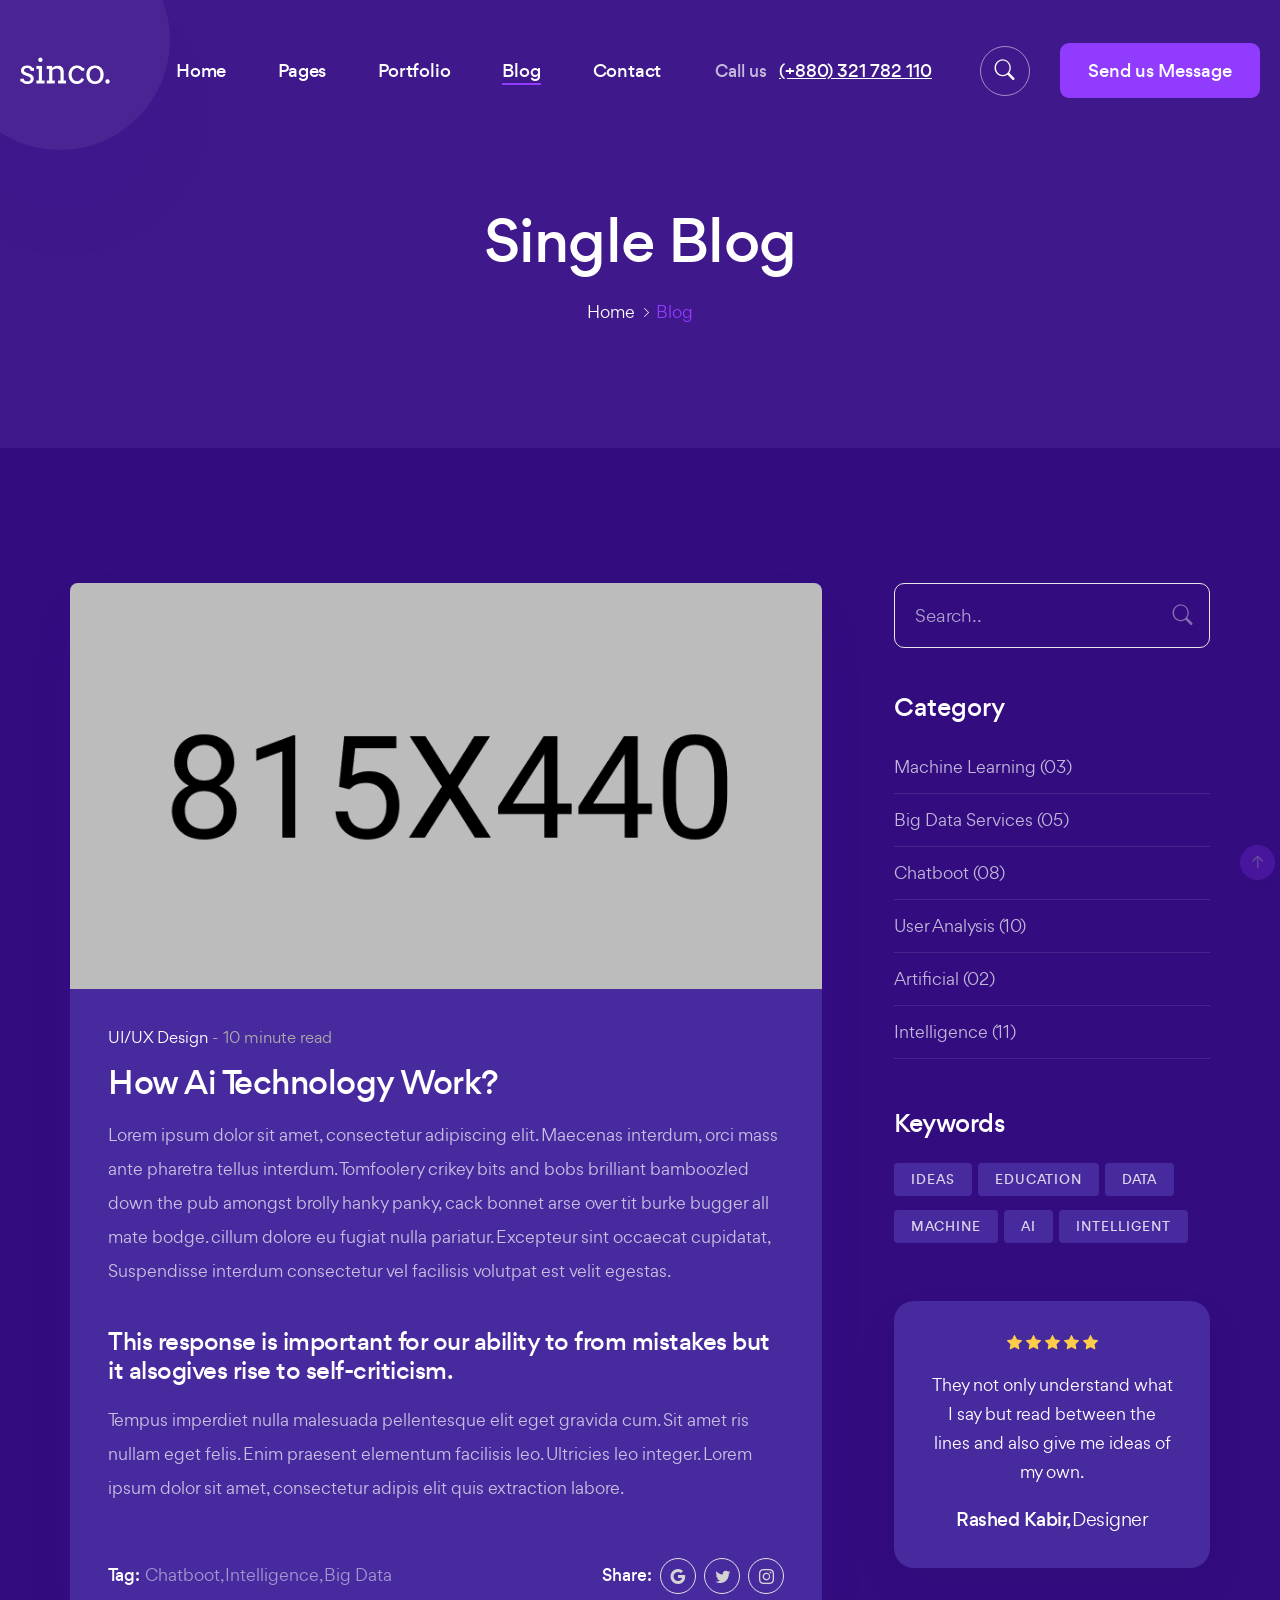
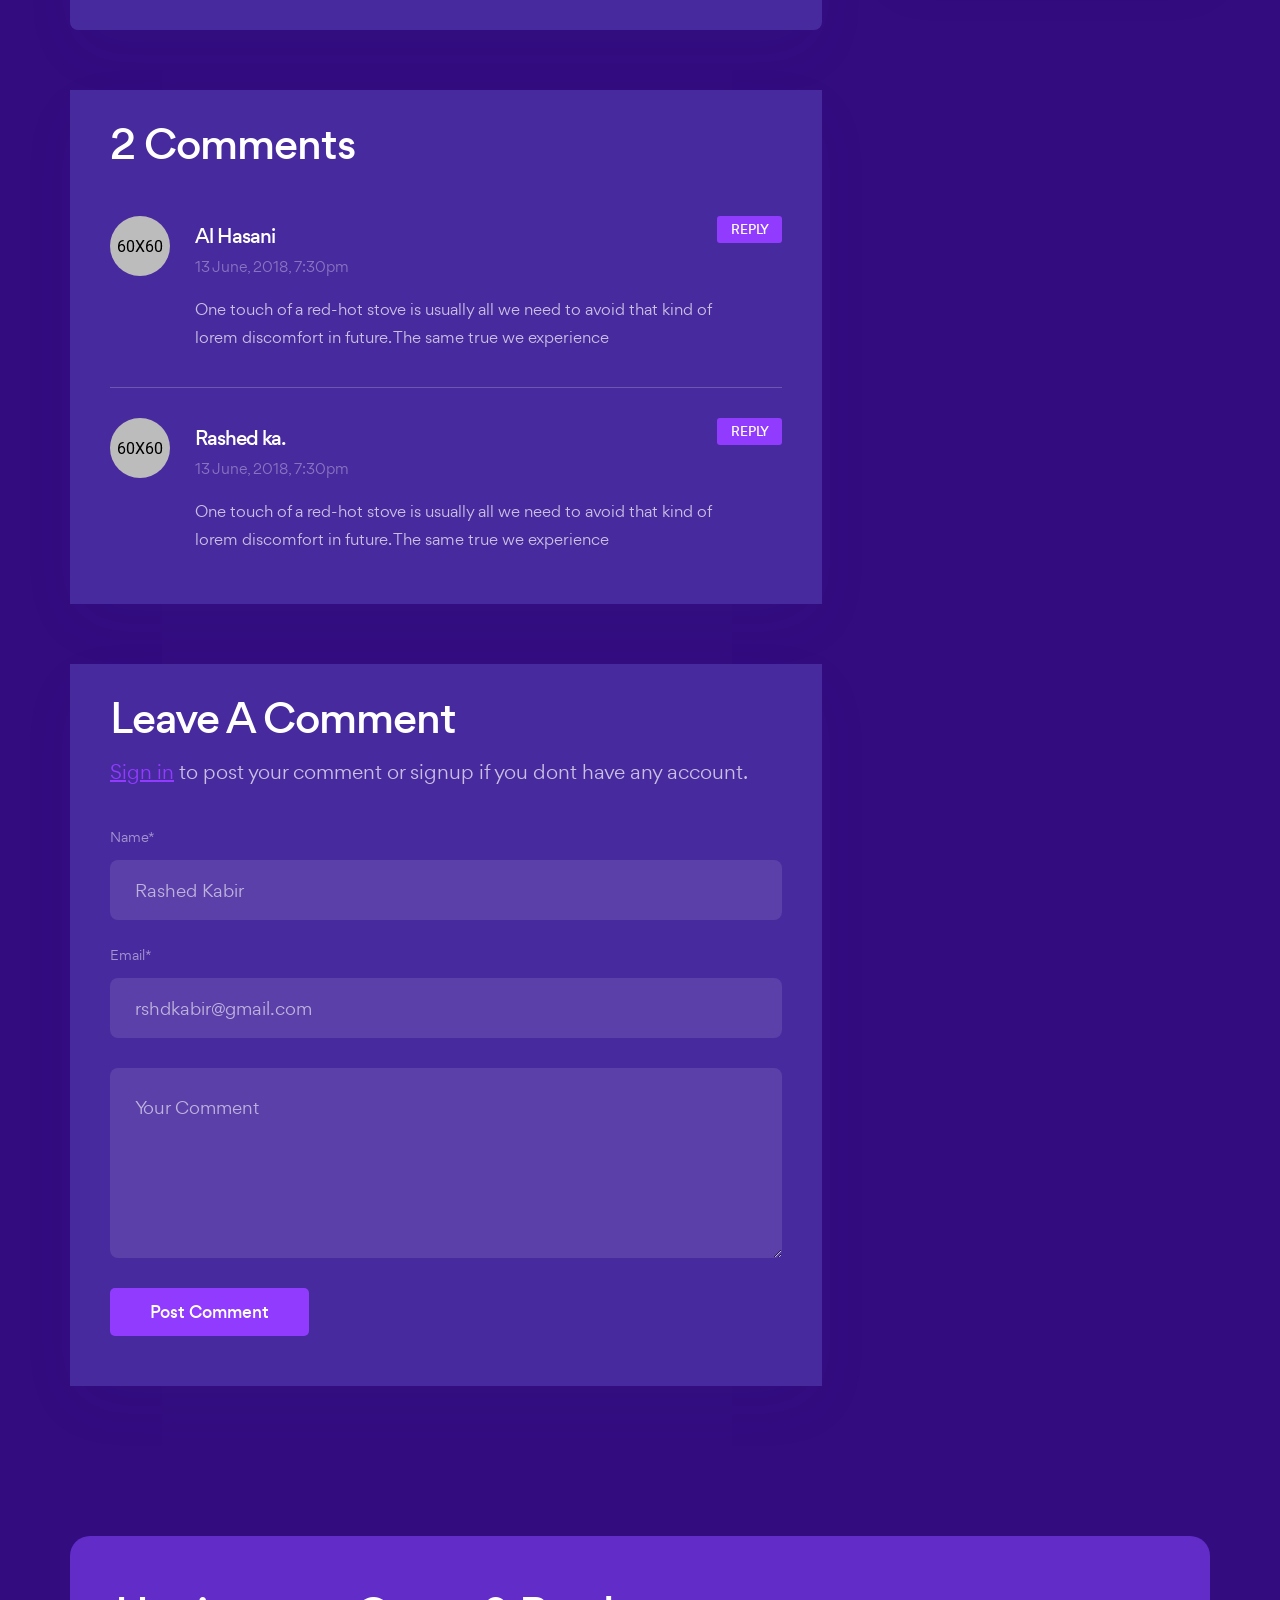
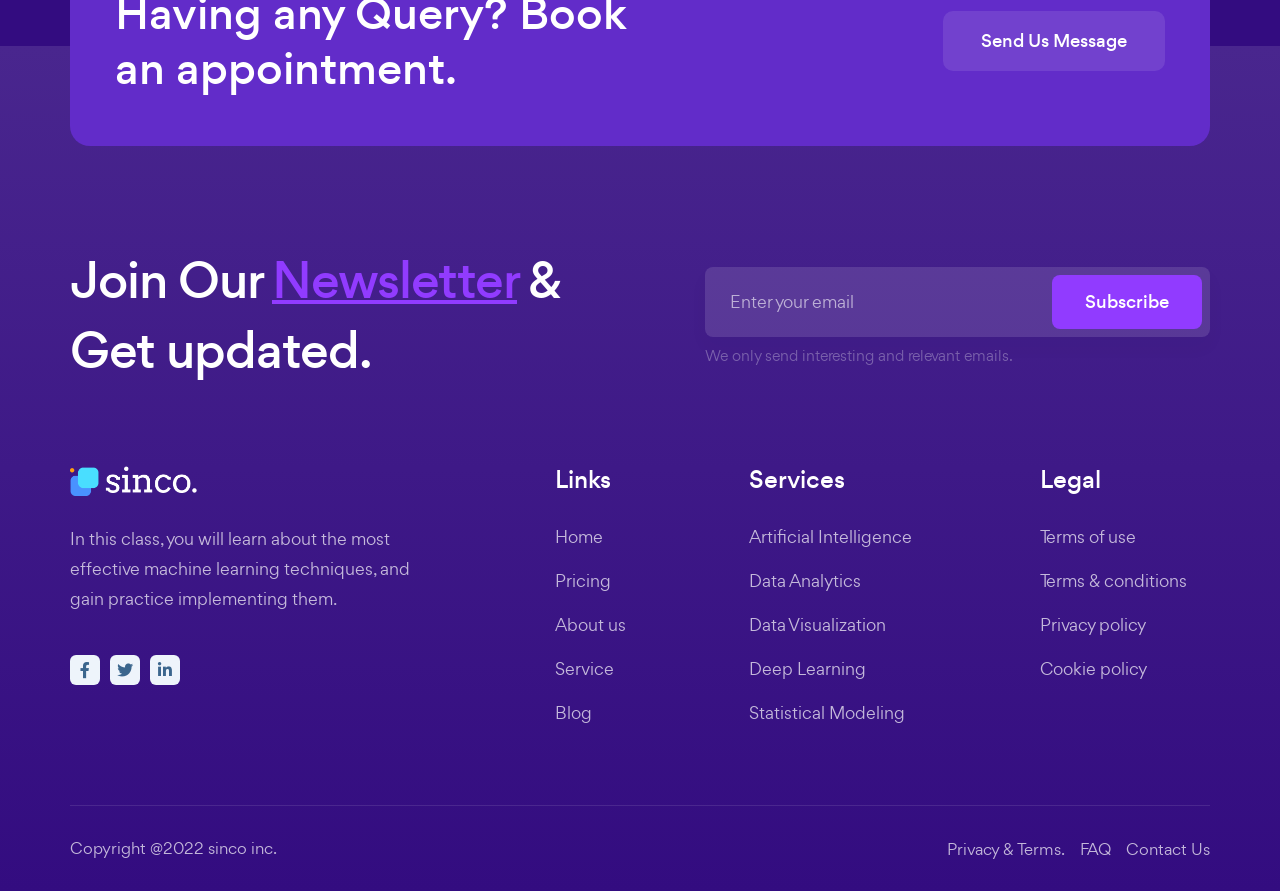
<file: blog-details.html>
<!DOCTYPE html>
<html lang="en">
	<head>
		<meta charset="UTF-8">
		<meta name="keywords" content="Data Science, Analytics, Data, sass, software company">
		<meta name="description" content="Sinco - Data Science & Analytics HTML5 Template is designed especially for the agency, multipurpose and business and those who offer business-related services.">
      	<meta property="og:site_name" content="Sinco">
      	<meta property="og:url" content="https://heloshape.com/">
      	<meta property="og:type" content="website">
      	<meta property="og:title" content="Sinco - Data Science & Analytics HTML5 Template">
		<meta name='og:image' content='images/assets/ogg.png'>
		<!-- For IE -->
		<meta http-equiv="X-UA-Compatible" content="IE=edge">
		<!-- For Resposive Device -->
		<meta name="viewport" content="width=device-width, initial-scale=1.0">
		<!-- For Window Tab Color -->
		<!-- Chrome, Firefox OS and Opera -->
		<meta name="theme-color" content="#913BFF">
		<!-- Windows Phone -->
		<meta name="msapplication-navbutton-color" content="#913BFF">
		<!-- iOS Safari -->
		<meta name="apple-mobile-web-app-status-bar-style" content="#913BFF">
		<title>Sinco - Data Science & Analytics HTML5 Template</title>
		<!-- Favicon -->
		<link rel="icon" type="image/png" sizes="56x56" href="images/fav-icon/icon.png">
		<!-- Main style sheet -->
		<link rel="stylesheet" type="text/css" href="css/style.css" media="all">
		<!-- responsive style sheet -->
		<link rel="stylesheet" type="text/css" href="css/responsive.css" media="all">

		<!-- Fix Internet Explorer ______________________________________-->
		<!--[if lt IE 9]>
			<script src="http://html5shiv.googlecode.com/svn/trunk/html5.js"></script>
			<script src="vendor/html5shiv.js"></script>
			<script src="vendor/respond.js"></script>
		<![endif]-->	
	</head>

	<body>
		<div class="main-page-wrapper">
			<!-- ===================================================
				Loading Transition
			==================================================== -->
			<section>
				<div id="preloader">
					<div id="ctn-preloader" class="ctn-preloader">
						<div class="animation-preloader">
							<div class="icon"><img src="images/logo/logo_01.svg" alt="" class="m-auto d-block" width="38"></div>
							<div class="txt-loading mt-2">
								<span data-text-preloader="S" class="letters-loading">
									S
								</span>
								<span data-text-preloader="I" class="letters-loading">
									I
								</span>
								<span data-text-preloader="N" class="letters-loading">
									N
								</span>
								<span data-text-preloader="C" class="letters-loading">
									C
								</span>
								<span data-text-preloader="O" class="letters-loading">
									O
								</span>
							</div>
						</div>	
					</div>
				</div>
			</section>


			<!-- 
			=============================================
				Search
			============================================== 
			-->
			<div class="offcanvas offcanvas-top theme-search-form bg-three justify-content-center" tabindex="-1" id="offcanvasTop">
				<button type="button" class="close-btn tran3s" data-bs-dismiss="offcanvas" aria-label="Close"><i class="bi bi-x-lg"></i></button>
				<div class="form-wrapper">
					<form action="#">
						<input type="text" placeholder="Search Keyword....">
					</form>
				</div> <!-- /.form-wrapper -->
			</div>


			<!-- 
			=============================================
				Theme Main Menu
			============================================== 
			-->
			<header class="theme-main-menu sticky-menu theme-menu-four">
				<div class="inner-content">
					<div class="d-flex align-items-center">
						<div class="logo order-lg-0"><a href="index.html" class="d-block"><img src="images/logo/logo_03.png" alt="" width="90"></a></div>

						<div class="right-widget d-flex align-items-center ms-auto order-lg-3">
							<div class="call-button d-none d-xl-block me-5">Call us <a href="#">(+880) 321 782 110</a></div>
							<button class="menu-search-btn tran3s" type="button" data-bs-toggle="offcanvas" data-bs-target="#offcanvasTop" aria-controls="offcanvasTop"><i class="bi bi-search"></i></button>
							<a href="contact-us.html" class="send-msg-btn tran3s d-none d-lg-block">Send us Message</a>
						</div> <!-- /.right-widget -->

						<nav class="navbar navbar-expand-lg order-lg-2">
							<button class="navbar-toggler d-block d-lg-none" type="button" data-bs-toggle="collapse" data-bs-target="#navbarNav" aria-controls="navbarNav" aria-expanded="false" aria-label="Toggle navigation">
						    	<span></span>
						 	</button>
						    <div class="collapse navbar-collapse" id="navbarNav">
						    	<ul class="navbar-nav">
						    		<li class="d-block d-lg-none"><div class="logo"><a href="index.html"><img src="images/logo/logo_01.png" alt="" width="130"></a></div></li>
							        <li class="nav-item dropdown">
							        	<a class="nav-link dropdown-toggle" href="#" role="button" data-bs-toggle="dropdown" data-bs-auto-close="outside" aria-expanded="false">Home</a>
							        	<ul class="dropdown-menu">
							                <li><a href="index.html" class="dropdown-item"><span>User Analysis</span></a></li>
							                <li><a href="index-2.html" class="dropdown-item"><span>Artificial Intelligence</span></a></li>
							                <li><a href="index-3.html" class="dropdown-item"><span>Data Science</span></a></li>
							                <li><a href="index-4.html" class="dropdown-item"><span>Chatboot</span></a></li>
							                <li><a href="index-5.html" class="dropdown-item"><span>Machine Learning</span></a></li>
						                </ul>
						            </li>
						            <li class="nav-item dropdown">
							        	<a class="nav-link dropdown-toggle" href="#" role="button" data-bs-toggle="dropdown" data-bs-auto-close="outside" aria-expanded="false">Pages</a>
							        	<ul class="dropdown-menu">
							                <li class="dropdown-submenu dropdown">
							                	<a class="dropdown-item dropdown-toggle" data-bs-toggle="dropdown" data-bs-auto-close="outside" aria-expanded="false" href="#"><span>About Us</span></a>
							                	<ul class="dropdown-menu">
									            	<li><a href="about-us1.html" class="dropdown-item"><span>About Us One</span></a></li>
										            <li><a href="about-us2.html" class="dropdown-item"><span>About Us Two</span></a></li>
									            </ul>
							                </li>
							                <li class="dropdown-submenu dropdown">
							                	<a class="dropdown-item dropdown-toggle" data-bs-toggle="dropdown" data-bs-auto-close="outside" aria-expanded="false" href="#"><span>Services</span></a>
							                	<ul class="dropdown-menu">
									            	<li><a href="service-V1.html" class="dropdown-item"><span>Service One</span></a></li>
										            <li><a href="service-V2.html" class="dropdown-item"><span>Service Two</span></a></li>
										            <li><a href="service-details-V1.html" class="dropdown-item"><span>Service Details</span></a></li>
									            </ul>
							                </li>
							                <li class="dropdown-submenu dropdown">
							                	<a class="dropdown-item dropdown-toggle" data-bs-toggle="dropdown" data-bs-auto-close="outside" aria-expanded="false" href="#"><span>Our Team</span></a>
							                	<ul class="dropdown-menu">
									            	<li><a href="team.html" class="dropdown-item"><span>Team Member</span></a></li>
										            <li><a href="team-details.html" class="dropdown-item"><span>Team Details</span></a></li>
									            </ul>
							                </li>
							                <li class="dropdown-submenu dropdown">
							                	<a class="dropdown-item dropdown-toggle" data-bs-toggle="dropdown" data-bs-auto-close="outside" aria-expanded="false" href="#"><span>Other Pages</span></a>
							                	<ul class="dropdown-menu">
									            	<li><a href="faq.html" class="dropdown-item"><span>Faq</span></a></li>
									            	<li><a href="signin.html" class="dropdown-item"><span>Signin</span></a></li>
									            	<li><a href="sign-up.html" class="dropdown-item"><span>Signup</span></a></li>
							                		<li><a href="404.html" class="dropdown-item"><span>404 Error</span></a></li>
									            </ul>
							                </li>
							                <li><a href="testimonial.html" class="dropdown-item"><span>Testimonials</span></a></li>
							                <li><a href="pricing.html" class="dropdown-item"><span>Our Pricing</span></a></li>
						                </ul>
						            </li>
						            <li class="nav-item dropdown">
							        	<a class="nav-link dropdown-toggle" href="#" role="button" data-bs-toggle="dropdown" data-bs-auto-close="outside" aria-expanded="false">Portfolio</a>
							        	<ul class="dropdown-menu">
							                <li><a href="portfolio-V1.html" class="dropdown-item"><span>Portfolio 3 Column</span></a></li>
							                <li><a href="portfolio-V2.html" class="dropdown-item"><span>Portfolio 2 Column</span></a></li>
							                <li><a href="portfolio-V3.html" class="dropdown-item"><span>Portfolio Masonry</span></a></li>
							                <li><a href="portfolio-details-V1.html" class="dropdown-item"><span>Single Portfolio</span></a></li>
						                </ul>
						            </li>
							        <li class="nav-item active dropdown">
							        	<a class="nav-link dropdown-toggle" href="#" role="button" data-bs-toggle="dropdown" data-bs-auto-close="outside" aria-expanded="false">Blog</a>
						                <ul class="dropdown-menu">
							                <li><a href="blog-V1.html" class="dropdown-item"><span>Grid Layout</span></a></li>
							                <li><a href="blog-V2.html" class="dropdown-item"><span>Grid With Sidebar</span></a></li>
							                <li><a href="blog-V3.html" class="dropdown-item"><span>Blog Masonary</span></a></li>
							                <li><a href="blog-V4.html" class="dropdown-item"><span>Blog Standard</span></a></li>
							                <li><a href="blog-details.html" class="dropdown-item"><span>Blog Details</span></a></li>
						                </ul>
						            </li>
						            <li class="nav-item">
							        	<a class="nav-link" href="contact-us.html" role="button">Contact</a>
						            </li>
						    	</ul>
						    	<!-- Mobile Content -->
						    	<div class="mobile-content d-block d-lg-none">
						    		<div class="d-flex flex-column align-items-center justify-content-center mt-70">
						    			<a href="contact-us.html" class="send-msg-btn tran3s mb-10">Send us Message</a>
						    			<div class="call-button">Call us <a href="#">(+880) 321 782 110</a></div>
						    		</div>
						    	</div> <!-- /.mobile-content -->
						    </div>
						</nav>
					</div>
				</div> <!-- /.inner-content -->
			</header> <!-- /.theme-main-menu -->


			
			<!-- 
			=============================================
				Theme Inner Banner
			============================================== 
			-->
			<div class="theme-inner-banner">
				<div class="container">
					<h2 class="intro-title text-center">Single Blog</h2>
					<ul class="page-breadcrumb style-none d-flex justify-content-center">
						<li><a href="index.html">Home</a></li>
						<li class="current-page">Blog</li>
					</ul>
				</div>
			</div> <!-- /.theme-inner-banner -->
			


			<!--
			=====================================================
				Blog Details
			=====================================================
			-->
			<div class="blog-details pt-90 mb-150 lg-pt-40 lg-mb-100">
				<div class="container">
					<div class="row">
						<div class="col-xxl-11 m-auto">
							<div class="row">
								<div class="col-lg-8">
									<article class="blog-meta-three tran3s mt-45">
										<figure class="post-img m0"><img src="images/blog/blog_img_20.jpg" alt="" class="w-100 tran4s"></figure>
										<div class="post-data">
											<div class="post-tag"><a href="#">UI/UX Design</a> - 10 minute read</div>
											<div class="blog-title"><h4>How Ai Technology Work?</h4></div>
											<p>Lorem ipsum dolor sit amet, consectetur adipiscing elit. Maecenas interdum, orci mass ante pharetra tellus interdum. Tomfoolery crikey bits and bobs brilliant bamboozled down the pub amongst brolly hanky panky, cack bonnet arse over tit burke bugger all mate bodge. cillum dolore eu fugiat nulla pariatur. Excepteur sint occaecat cupidatat, Suspendisse interdum consectetur vel facilisis volutpat est velit egestas.</p>
											<h5>This response is important for our ability to from mistakes but it alsogives rise to self-criticism.</h5>
											<p>Tempus imperdiet nulla malesuada pellentesque elit eget gravida cum. Sit amet ris nullam eget felis. Enim praesent elementum facilisis leo. Ultricies leo integer. Lorem ipsum dolor sit amet, consectetur adipis elit quis extraction labore.</p>

											<div class="bottom-widget d-sm-flex align-items-center justify-content-between">
												<ul class="d-flex tags style-none pt-10">
													<li>Tag:</li>
													<li><a href="#">Chatboot</a>,</li>
													<li><a href="#">Intelligence</a>,</li>
													<li><a href="#">Big Data</a></li>
												</ul>
												<ul class="d-flex share-icon align-items-center style-none pt-10">
													<li>Share:</li>
													<li><a href="#"><i class="bi bi-google"></i></a></li>
													<li><a href="#"><i class="bi bi-twitter"></i></a></li>
													<li><a href="#"><i class="bi bi-instagram"></i></a></li>
												</ul>
											</div>
										</div> <!-- /.post-data -->
									</article>
									<div class="blog-comment-area mt-60">
										<h3 class="blog-inner-title pb-15">2 Comments</h3>
										<div class="comment border-bottom d-flex">
											<img src="images/blog/avatar_01.jpg" alt="" class="user-avatar">
											<div class="comment-text">
												<div class="name">Al Hasani</div>
												<div class="date">13 June, 2018, 7:30pm</div>
												<p>One touch of a red-hot stove is usually all we need to avoid that kind of lorem discomfort in future. The same true we experience </p>
												<a href="#" class="reply-btn">Reply</a>
											</div> <!-- /.comment-text -->
										</div> <!-- /.comment -->
										<div class="comment d-flex">
											<img src="images/blog/avatar_02.jpg" alt="" class="user-avatar">
											<div class="comment-text">
												<div class="name">Rashed ka.</div>
												<div class="date">13 June, 2018, 7:30pm</div>
												<p>One touch of a red-hot stove is usually all we need to avoid that kind of lorem discomfort in future. The same true we experience </p>
												<a href="#" class="reply-btn">Reply</a>
											</div> <!-- /.comment-text -->
										</div> <!-- /.comment -->
									</div>
									<div class="blog-comment-form mt-60">
										<h3 class="blog-inner-title">Leave A Comment</h3>
										<p><a href="#">Sign in</a> to post your comment or signup if you dont have any account.</p>
										<form action="#" class="mt-25">
											<div class="input-wrapper mb-15">
												<label>Name*</label>
												<input type="text" placeholder="Rashed Kabir">
											</div> <!-- /.input-wrapper -->
											<div class="input-wrapper mb-30">
												<label>Email*</label>
												<input type="email" placeholder="rshdkabir@gmail.com">
											</div> <!-- /.input-wrapper -->
											<div class="input-wrapper mb-30">
												<textarea placeholder="Your Comment"></textarea>
											</div> <!-- /.input-wrapper -->
											<a href="#" class="btn-eight ripple-btn">Post Comment</a>
										</form>
									</div>
								</div>

								<div class="col-lg-4 col-md-6">
									<div class="blog-sidebar ps-xl-5 ps-lg-3 me-xxl-5 mt-45 md-mt-70">
										<div class="sidebar-search mb-45">
											<form action="#">
												<input type="text" placeholder="Search..">
												<button class="tran3s"><i class="bi bi-search"></i></button>
											</form>
										</div>
										<div class="sidebar-category mb-50">
											<h5 class="sidebar-title">Category</h5>
											<ul class="style-none">
												<li class="current-page"><a href="blog-details.html">Machine Learning <span>(03)</span></a></li>
												<li><a href="blog-details.html">Big Data Services <span>(05)</span></a></li>
												<li><a href="blog-details.html">Chatboot <span>(08)</span></a></li>
												<li><a href="blog-details.html">User Analysis <span>(10)</span></a></li>
												<li><a href="blog-details.html">Artificial <span>(02)</span></a></li>
												<li><a href="blog-details.html">Intelligence <span>(11)</span></a></li>
											</ul>
										</div>
										<div class="sidebar-keyword mb-50">
											<h5 class="sidebar-title">Keywords</h5>
											<ul class="clearfix style-none">
												<li><a href="blog-details.html">Ideas</a></li>
												<li><a href="blog-details.html">Education</a></li>
												<li><a href="blog-details.html">DATA</a></li>
												<li><a href="blog-details.html">MAchine</a></li>
												<li><a href="blog-details.html">AI</a></li>
												<li><a href="blog-details.html">INTELLIgent</a></li>
											</ul>
										</div>
										<div class="sidebar-quote">
											<ul class="style-none d-flex justify-content-center rating">
												<li><i class="bi bi-star-fill"></i></li>
												<li><i class="bi bi-star-fill"></i></li>
												<li><i class="bi bi-star-fill"></i></li>
												<li><i class="bi bi-star-fill"></i></li>
												<li><i class="bi bi-star-fill"></i></li>
											</ul>
											<p>They not only understand what I say but read between the lines and also give me ideas of my own.</p>
											<div class="name">Rashed Kabir, <span>Designer</span></div>
										</div>
									</div>
								</div>
							</div>
						</div>
					</div>
				</div> <!-- /.container -->
			</div> <!-- /.blog-details -->



			<!-- 
			=============================================
				Fancy Short Banner Five
			============================================== 
			-->
			<div class="fancy-short-banner-five">
				<div class="container">
					<div class="bg-wrapper">
						<div class="row align-items-center">
							<div class="col-lg-6 text-center text-lg-start" data-aos="fade-right">
								<h3 class="pe-xxl-5 md-pb-20">Having any Query? Book an appointment.</h3>
							</div>
							<div class="col-lg-6 text-center text-lg-end" data-aos="fade-left">
								<a href="contact-us.html" class="msg-btn tran3s">Send Us Message</a>
							</div>
						</div>
					</div> <!-- /.bg-wrapper -->
				</div> <!-- /.container -->
			</div> <!-- /.fancy-short-banner-five -->

		

			<!--
			=====================================================
				Footer
			=====================================================
			-->
			<div class="footer-style-four space-fix-one theme-basic-footer">
				<div class="container">
					<div class="inner-wrapper">
						<div class="subscribe-area">
							<div class="row align-items-center">
								<div class="col-md-6">
									<div class="title-style-four sm-pb-20">
										<h4 class="main-title">Join Our <span>Newsletter</span> & Get updated.</h4>
									</div> <!-- /.title-style-four -->
								</div>
								<div class="col-md-6">
									<div class="subscribe-form">
										<form action="#">
											<input type="email" placeholder="Enter your email">
											<button class="ripple-btn tran3s">Subscribe</button>
										</form>
										<p>We only send interesting and relevant emails.</p>
									</div> <!-- /.subscribe-form -->
								</div>
							</div>
						</div> <!-- /.subscribe-area -->
						<div class="row">
							<div class="col-lg-4 footer-intro mb-40">
								<div class="logo"><a href="index.html"><img src="images/logo/logo_01.png" alt="" width="130"></a></div>
								<p>In this class, you will learn about the most effective machine learning techniques, and gain practice implementing them.</p>
								<ul class="d-flex social-icon style-none">
									<li><a href="#"><i class="fab fa-facebook-f"></i></a></li>
									<li><a href="#"><i class="fab fa-twitter"></i></a></li>
									<li><a href="#"><i class="fab fa-linkedin-in"></i></a></li>
								</ul>
							</div>
							<div class="col-lg-2 col-sm-4 ms-auto mb-30">
								<h5 class="footer-title">Links</h5>
								<ul class="footer-nav-link style-none">
									<li><a href="index.html">Home</a></li>
									<li><a href="pricing.html">Pricing</a></li>
									<li><a href="about-us2.html">About us</a></li>
									<li><a href="service-V1.html">Service</a></li>
									<li><a href="blog-V1.html">Blog</a></li>
								</ul>
							</div>
							<div class="col-lg-3 col-sm-4 mb-30">
								<h5 class="footer-title">Services</h5>
								<ul class="footer-nav-link style-none">
									<li><a href="service-details-V1.html">Artificial Intelligence</a></li>
									<li><a href="service-details-V1.html">Data Analytics</a></li>
									<li><a href="service-details-V1.html">Data Visualization</a></li>
									<li><a href="service-details-V1.html">Deep Learning</a></li>
									<li><a href="service-details-V1.html">Statistical Modeling</a></li>
								</ul>
							</div>
							<div class="col-xl-2 col-lg-3 col-sm-4 mb-30">
								<h5 class="footer-title">Legal</h5>
								<ul class="footer-nav-link style-none">
									<li><a href="faq.html">Terms of use</a></li>
									<li><a href="faq.html">Terms & conditions</a></li>
									<li><a href="faq.html">Privacy policy</a></li>
									<li><a href="faq.html">Cookie policy</a></li>
								</ul>
							</div>
						</div>

						<div class="bottom-footer">
							<div class="d-lg-flex justify-content-between align-items-center">
								<ul class="order-lg-1 pb-15 d-flex justify-content-center footer-nav style-none">
									<li><a href="faq.html">Privacy &amp; Terms.</a></li>
									<li><a href="faq.html">FAQ</a></li>
									<li><a href="contact-us.html">Contact Us</a></li>
								</ul>
								<p class="copyright text-center order-lg-0 pb-15">Copyright @2022 sinco inc.</p>
							</div>
						</div>
					</div> <!-- /.inner-wrapper -->
				</div>
			</div> <!-- /.footer-style-four -->


			<button class="scroll-top">
				<i class="bi bi-arrow-up-short"></i>
			</button>
			
			


		<!-- Optional JavaScript _____________________________  -->

    	<!-- jQuery first, then Bootstrap JS -->
    	<!-- jQuery -->
		<script src="vendor/jquery.min.js"></script>
		<!-- Bootstrap JS -->
		<script src="vendor/bootstrap/js/bootstrap.bundle.min.js"></script>
		<!-- AOS js -->
		<script src="vendor/aos-next/dist/aos.js"></script>
		<!-- Slick Slider -->
		<script src="vendor/slick/slick.min.js"></script>
		<!-- js Counter -->
		<script src="vendor/jquery.counterup.min.js"></script>
		<script src="vendor/jquery.waypoints.min.js"></script>
		<!-- Fancybox -->
		<script src="vendor/fancybox/dist/jquery.fancybox.min.js"></script>
		<!-- isotop -->
		<script  src="vendor/isotope.pkgd.min.js"></script>

		<!-- Theme js -->
		<script src="js/theme.js"></script>
		</div> <!-- /.main-page-wrapper -->
	</body>
</html>
</file>
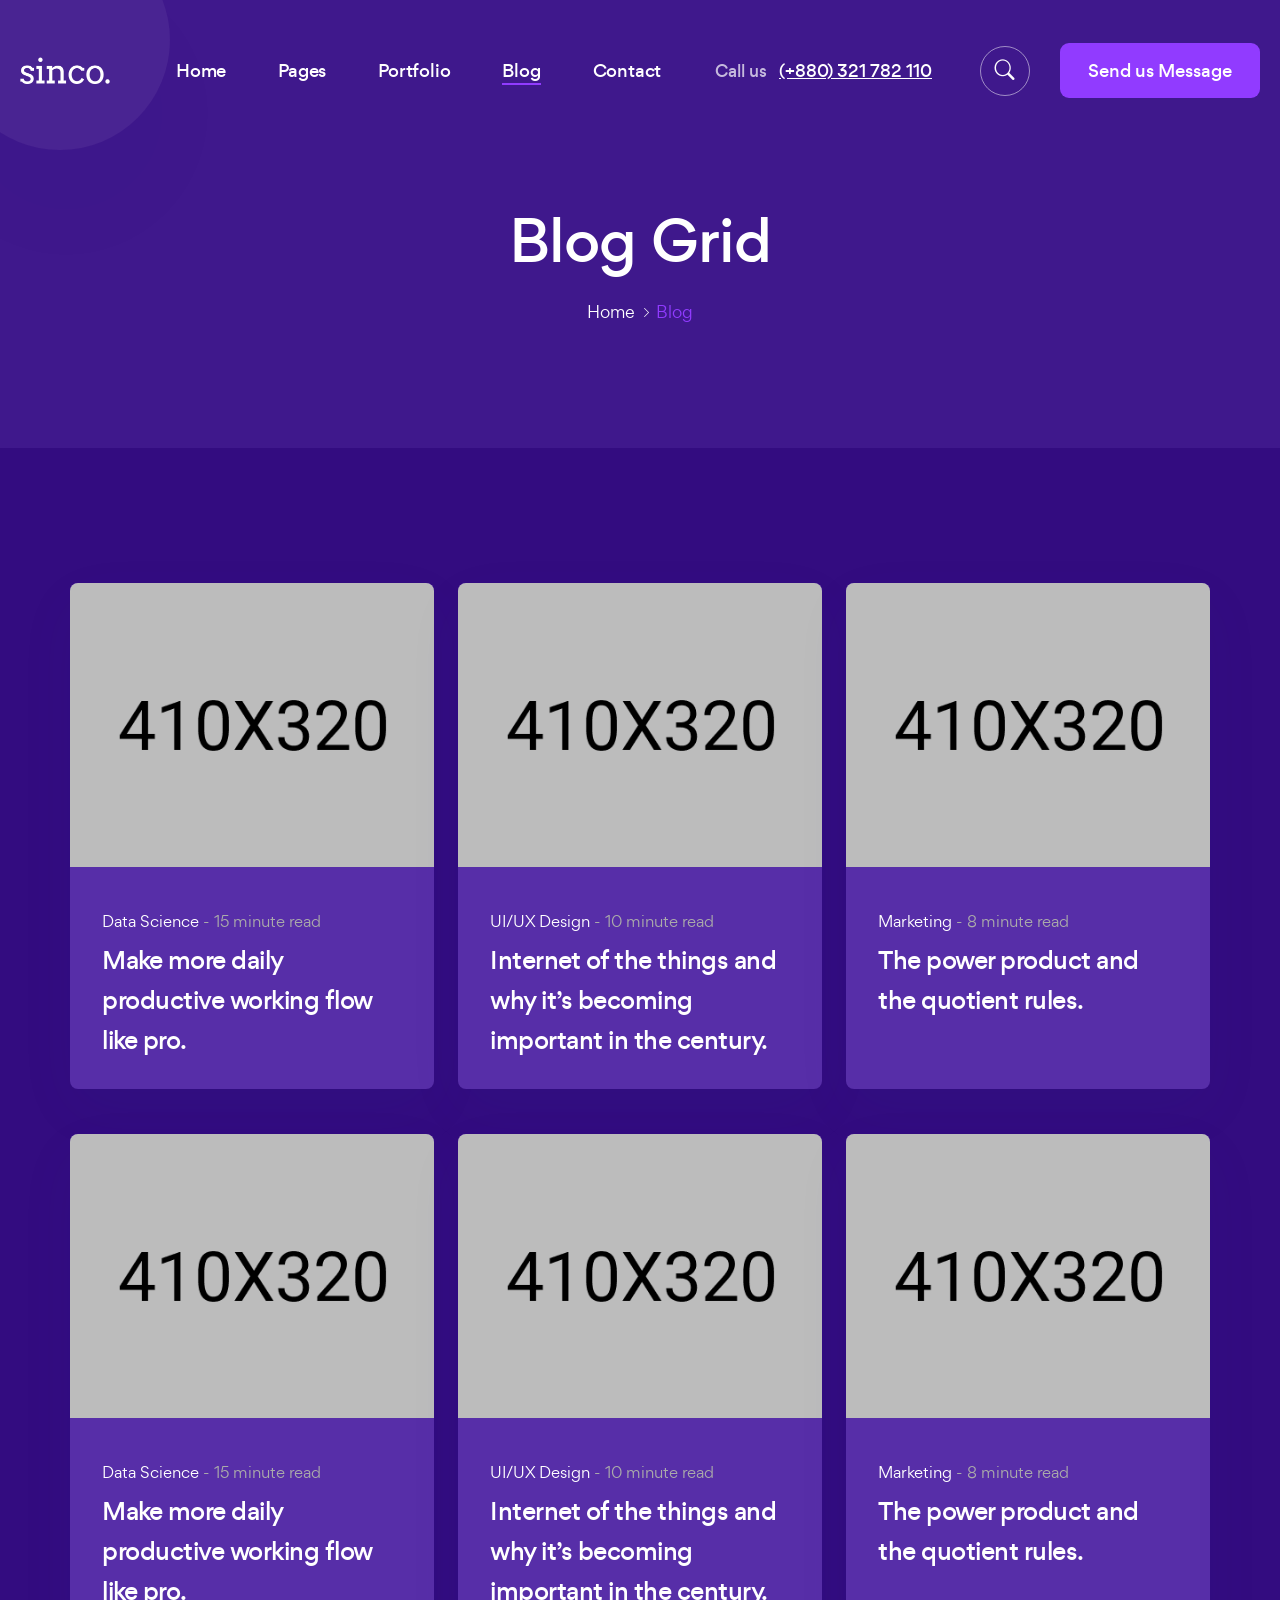
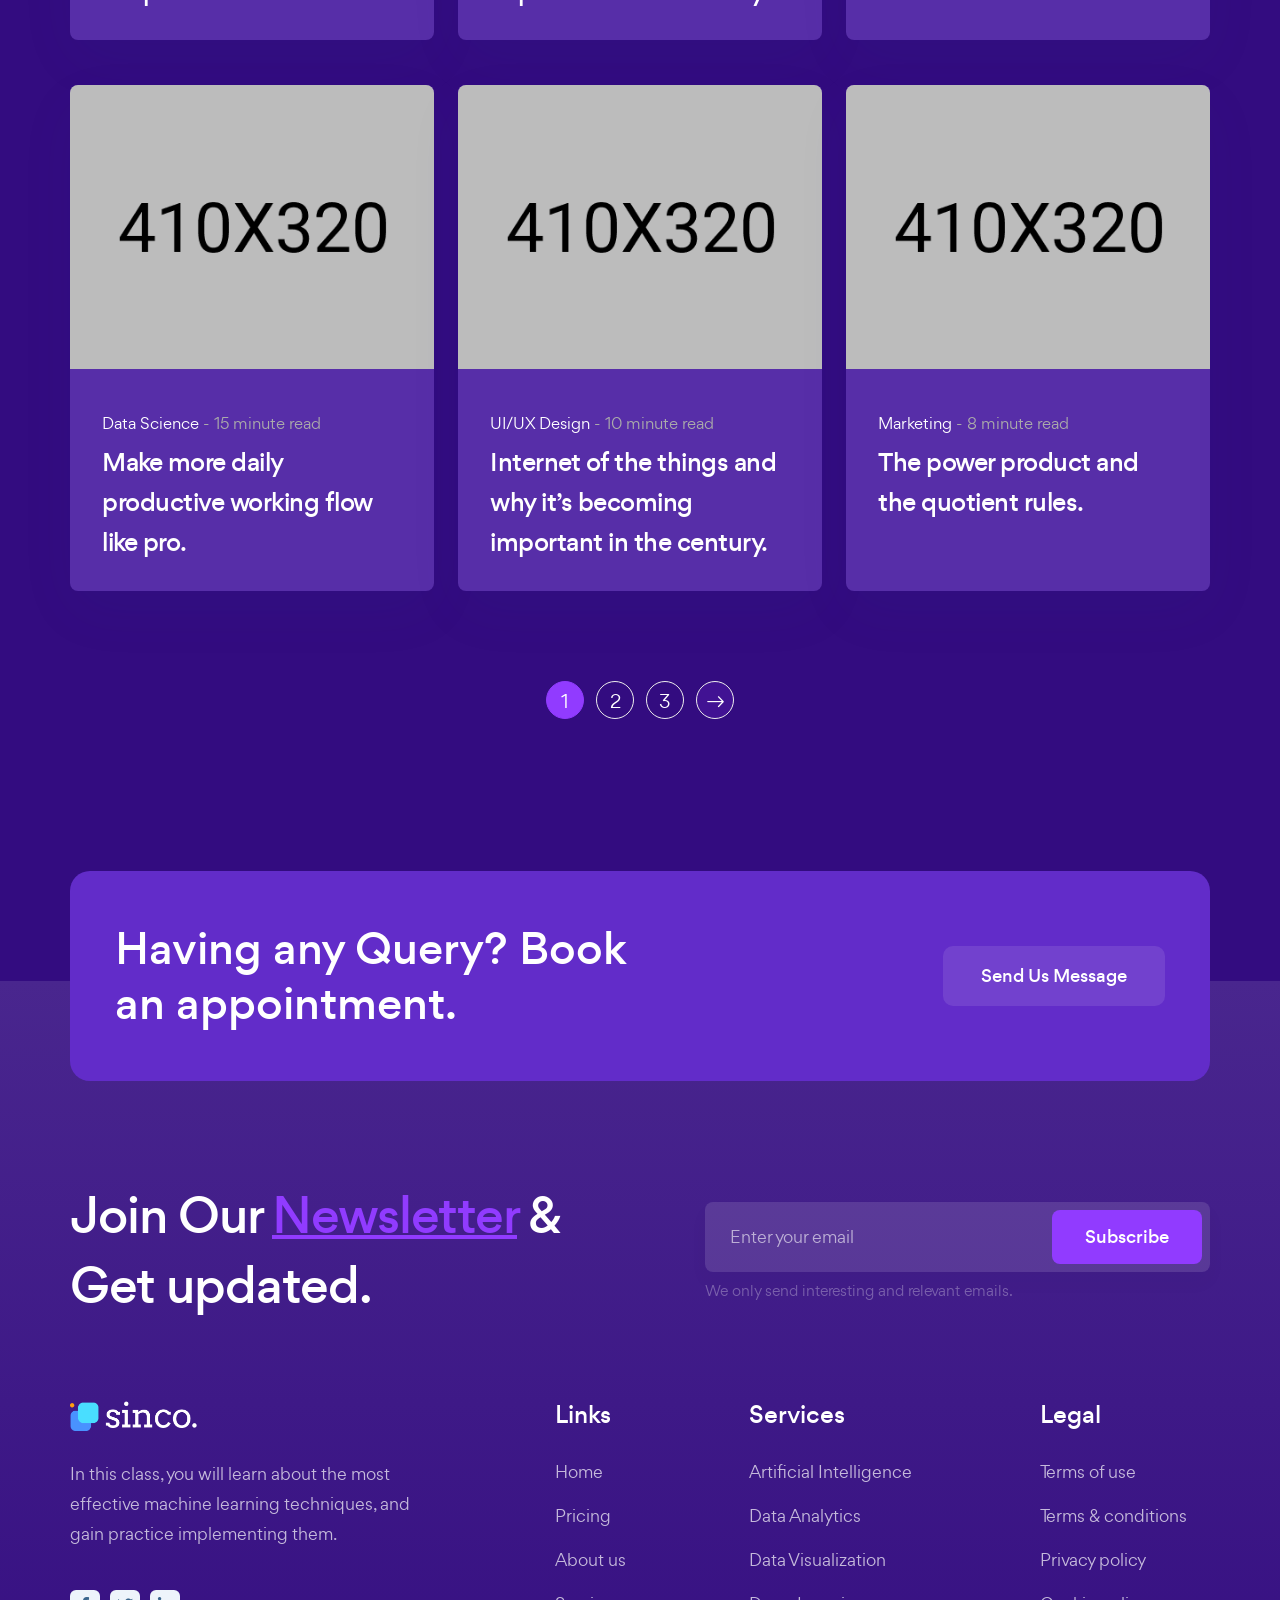
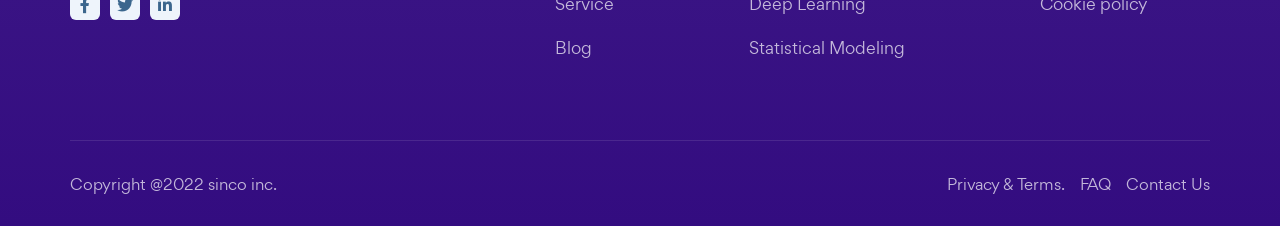
<file: blog-V1.html>
<!DOCTYPE html>
<html lang="en">
	<head>
		<meta charset="UTF-8">
		<meta name="keywords" content="Data Science, Analytics, Data, sass, software company">
		<meta name="description" content="Sinco - Data Science & Analytics HTML5 Template is designed especially for the agency, multipurpose and business and those who offer business-related services.">
      	<meta property="og:site_name" content="Sinco">
      	<meta property="og:url" content="https://heloshape.com/">
      	<meta property="og:type" content="website">
      	<meta property="og:title" content="Sinco - Data Science & Analytics HTML5 Template">
		<meta name='og:image' content='images/assets/ogg.png'>
		<!-- For IE -->
		<meta http-equiv="X-UA-Compatible" content="IE=edge">
		<!-- For Resposive Device -->
		<meta name="viewport" content="width=device-width, initial-scale=1.0">
		<!-- For Window Tab Color -->
		<!-- Chrome, Firefox OS and Opera -->
		<meta name="theme-color" content="#913BFF">
		<!-- Windows Phone -->
		<meta name="msapplication-navbutton-color" content="#913BFF">
		<!-- iOS Safari -->
		<meta name="apple-mobile-web-app-status-bar-style" content="#913BFF">
		<title>Sinco - Data Science & Analytics HTML5 Template</title>
		<!-- Favicon -->
		<link rel="icon" type="image/png" sizes="56x56" href="images/fav-icon/icon.png">
		<!-- Main style sheet -->
		<link rel="stylesheet" type="text/css" href="css/style.css" media="all">
		<!-- responsive style sheet -->
		<link rel="stylesheet" type="text/css" href="css/responsive.css" media="all">

		<!-- Fix Internet Explorer ______________________________________-->
		<!--[if lt IE 9]>
			<script src="http://html5shiv.googlecode.com/svn/trunk/html5.js"></script>
			<script src="vendor/html5shiv.js"></script>
			<script src="vendor/respond.js"></script>
		<![endif]-->	
	</head>

	<body>
		<div class="main-page-wrapper">
			<!-- ===================================================
				Loading Transition
			==================================================== -->
			<section>
				<div id="preloader">
					<div id="ctn-preloader" class="ctn-preloader">
						<div class="animation-preloader">
							<div class="icon"><img src="images/logo/logo_01.svg" alt="" class="m-auto d-block" width="38"></div>
							<div class="txt-loading mt-2">
								<span data-text-preloader="S" class="letters-loading">
									S
								</span>
								<span data-text-preloader="I" class="letters-loading">
									I
								</span>
								<span data-text-preloader="N" class="letters-loading">
									N
								</span>
								<span data-text-preloader="C" class="letters-loading">
									C
								</span>
								<span data-text-preloader="O" class="letters-loading">
									O
								</span>
							</div>
						</div>	
					</div>
				</div>
			</section>


			<!-- 
			=============================================
				Search
			============================================== 
			-->
			<div class="offcanvas offcanvas-top theme-search-form bg-three justify-content-center" tabindex="-1" id="offcanvasTop">
				<button type="button" class="close-btn tran3s" data-bs-dismiss="offcanvas" aria-label="Close"><i class="bi bi-x-lg"></i></button>
				<div class="form-wrapper">
					<form action="#">
						<input type="text" placeholder="Search Keyword....">
					</form>
				</div> <!-- /.form-wrapper -->
			</div>


			<!-- 
			=============================================
				Theme Main Menu
			============================================== 
			-->
			<header class="theme-main-menu sticky-menu theme-menu-four">
				<div class="inner-content">
					<div class="d-flex align-items-center">
						<div class="logo order-lg-0"><a href="index.html" class="d-block"><img src="images/logo/logo_03.png" alt="" width="90"></a></div>

						<div class="right-widget d-flex align-items-center ms-auto order-lg-3">
							<div class="call-button d-none d-xl-block me-5">Call us <a href="#">(+880) 321 782 110</a></div>
							<button class="menu-search-btn tran3s" type="button" data-bs-toggle="offcanvas" data-bs-target="#offcanvasTop" aria-controls="offcanvasTop"><i class="bi bi-search"></i></button>
							<a href="contact-us.html" class="send-msg-btn tran3s d-none d-lg-block">Send us Message</a>
						</div> <!-- /.right-widget -->

						<nav class="navbar navbar-expand-lg order-lg-2">
							<button class="navbar-toggler d-block d-lg-none" type="button" data-bs-toggle="collapse" data-bs-target="#navbarNav" aria-controls="navbarNav" aria-expanded="false" aria-label="Toggle navigation">
						    	<span></span>
						 	</button>
						    <div class="collapse navbar-collapse" id="navbarNav">
						    	<ul class="navbar-nav">
						    		<li class="d-block d-lg-none"><div class="logo"><a href="index.html"><img src="images/logo/logo_01.png" alt="" width="130"></a></div></li>
							        <li class="nav-item dropdown">
							        	<a class="nav-link dropdown-toggle" href="#" role="button" data-bs-toggle="dropdown" data-bs-auto-close="outside" aria-expanded="false">Home</a>
							        	<ul class="dropdown-menu">
							                <li><a href="index.html" class="dropdown-item"><span>User Analysis</span></a></li>
							                <li><a href="index-2.html" class="dropdown-item"><span>Artificial Intelligence</span></a></li>
							                <li><a href="index-3.html" class="dropdown-item"><span>Data Science</span></a></li>
							                <li><a href="index-4.html" class="dropdown-item"><span>Chatboot</span></a></li>
							                <li><a href="index-5.html" class="dropdown-item"><span>Machine Learning</span></a></li>
						                </ul>
						            </li>
						            <li class="nav-item dropdown">
							        	<a class="nav-link dropdown-toggle" href="#" role="button" data-bs-toggle="dropdown" data-bs-auto-close="outside" aria-expanded="false">Pages</a>
							        	<ul class="dropdown-menu">
							                <li class="dropdown-submenu dropdown">
							                	<a class="dropdown-item dropdown-toggle" data-bs-toggle="dropdown" data-bs-auto-close="outside" aria-expanded="false" href="#"><span>About Us</span></a>
							                	<ul class="dropdown-menu">
									            	<li><a href="about-us1.html" class="dropdown-item"><span>About Us One</span></a></li>
										            <li><a href="about-us2.html" class="dropdown-item"><span>About Us Two</span></a></li>
									            </ul>
							                </li>
							                <li class="dropdown-submenu dropdown">
							                	<a class="dropdown-item dropdown-toggle" data-bs-toggle="dropdown" data-bs-auto-close="outside" aria-expanded="false" href="#"><span>Services</span></a>
							                	<ul class="dropdown-menu">
									            	<li><a href="service-V1.html" class="dropdown-item"><span>Service One</span></a></li>
										            <li><a href="service-V2.html" class="dropdown-item"><span>Service Two</span></a></li>
										            <li><a href="service-details-V1.html" class="dropdown-item"><span>Service Details</span></a></li>
									            </ul>
							                </li>
							                <li class="dropdown-submenu dropdown">
							                	<a class="dropdown-item dropdown-toggle" data-bs-toggle="dropdown" data-bs-auto-close="outside" aria-expanded="false" href="#"><span>Our Team</span></a>
							                	<ul class="dropdown-menu">
									            	<li><a href="team.html" class="dropdown-item"><span>Team Member</span></a></li>
										            <li><a href="team-details.html" class="dropdown-item"><span>Team Details</span></a></li>
									            </ul>
							                </li>
							                <li class="dropdown-submenu dropdown">
							                	<a class="dropdown-item dropdown-toggle" data-bs-toggle="dropdown" data-bs-auto-close="outside" aria-expanded="false" href="#"><span>Other Pages</span></a>
							                	<ul class="dropdown-menu">
									            	<li><a href="faq.html" class="dropdown-item"><span>Faq</span></a></li>
									            	<li><a href="signin.html" class="dropdown-item"><span>Signin</span></a></li>
									            	<li><a href="sign-up.html" class="dropdown-item"><span>Signup</span></a></li>
							                		<li><a href="404.html" class="dropdown-item"><span>404 Error</span></a></li>
									            </ul>
							                </li>
							                <li><a href="testimonial.html" class="dropdown-item"><span>Testimonials</span></a></li>
							                <li><a href="pricing.html" class="dropdown-item"><span>Our Pricing</span></a></li>
						                </ul>
						            </li>
						            <li class="nav-item dropdown">
							        	<a class="nav-link dropdown-toggle" href="#" role="button" data-bs-toggle="dropdown" data-bs-auto-close="outside" aria-expanded="false">Portfolio</a>
							        	<ul class="dropdown-menu">
							                <li><a href="portfolio-V1.html" class="dropdown-item"><span>Portfolio 3 Column</span></a></li>
							                <li><a href="portfolio-V2.html" class="dropdown-item"><span>Portfolio 2 Column</span></a></li>
							                <li><a href="portfolio-V3.html" class="dropdown-item"><span>Portfolio Masonry</span></a></li>
							                <li><a href="portfolio-details-V1.html" class="dropdown-item"><span>Single Portfolio</span></a></li>
						                </ul>
						            </li>
							        <li class="nav-item active dropdown">
							        	<a class="nav-link dropdown-toggle" href="#" role="button" data-bs-toggle="dropdown" data-bs-auto-close="outside" aria-expanded="false">Blog</a>
						                <ul class="dropdown-menu">
							                <li><a href="blog-V1.html" class="dropdown-item"><span>Grid Layout</span></a></li>
							                <li><a href="blog-V2.html" class="dropdown-item"><span>Grid With Sidebar</span></a></li>
							                <li><a href="blog-V3.html" class="dropdown-item"><span>Blog Masonary</span></a></li>
							                <li><a href="blog-V4.html" class="dropdown-item"><span>Blog Standard</span></a></li>
							                <li><a href="blog-details.html" class="dropdown-item"><span>Blog Details</span></a></li>
						                </ul>
						            </li>
						            <li class="nav-item">
							        	<a class="nav-link" href="contact-us.html" role="button">Contact</a>
						            </li>
						    	</ul>
						    	<!-- Mobile Content -->
						    	<div class="mobile-content d-block d-lg-none">
						    		<div class="d-flex flex-column align-items-center justify-content-center mt-70">
						    			<a href="contact-us.html" class="send-msg-btn tran3s mb-10">Send us Message</a>
						    			<div class="call-button">Call us <a href="#">(+880) 321 782 110</a></div>
						    		</div>
						    	</div> <!-- /.mobile-content -->
						    </div>
						</nav>
					</div>
				</div> <!-- /.inner-content -->
			</header> <!-- /.theme-main-menu -->


			
			<!-- 
			=============================================
				Theme Inner Banner
			============================================== 
			-->
			<div class="theme-inner-banner">
				<div class="container">
					<h2 class="intro-title text-center">Blog Grid</h2>
					<ul class="page-breadcrumb style-none d-flex justify-content-center">
						<li><a href="index.html">Home</a></li>
						<li class="current-page">Blog</li>
					</ul>
				</div>
			</div> <!-- /.theme-inner-banner -->
			


			<!--
			=====================================================
				Blog Section Three
			=====================================================
			-->
			<div class="blog-section-three pt-90 mb-150 lg-pt-40 lg-mb-100">
				<div class="container">
					<div class="row gx-xxl-5">
						<div class="col-lg-4 col-sm-6 d-flex" data-aos="fade-up">
							<article class="blog-meta-one color-two tran3s mt-45">
								<figure class="post-img m0"><a href="blog-details.html" class="w-100 d-block"><img src="images/blog/blog_img_01.jpg" alt="" class="w-100 tran4s"></a></figure>
								<div class="post-data">
									<div class="post-tag"><a href="blog-details.html">Data Science</a> - 15 minute read</div>
									<a href="blog-details.html" class="blog-title"><h5>Make more daily productive  working flow like pro.</h5></a>
								</div> <!-- /.post-data -->
							</article>
						</div>
						<div class="col-lg-4 col-sm-6 d-flex" data-aos="fade-up" data-aos-delay="100">
							<article class="blog-meta-one color-two tran3s mt-45">
								<figure class="post-img m0"><a href="blog-details.html" class="w-100 d-block"><img src="images/blog/blog_img_02.jpg" alt="" class="w-100 tran4s"></a></figure>
								<div class="post-data">
									<div class="post-tag"><a href="blog-details.html">UI/UX Design</a> - 10 minute read</div>
									<a href="blog-details.html" class="blog-title"><h5>Internet of the things and why it’s becoming important in the century.</h5></a>
								</div> <!-- /.post-data -->
							</article>
						</div>
						<div class="col-lg-4 col-sm-6 d-flex" data-aos="fade-up" data-aos-delay="200">
							<article class="blog-meta-one color-two tran3s mt-45">
								<figure class="post-img m0"><a href="blog-details.html" class="w-100 d-block"><img src="images/blog/blog_img_03.jpg" alt="" class="w-100 tran4s"></a></figure>
								<div class="post-data">
									<div class="post-tag"><a href="blog-details.html">Marketing</a> - 8 minute read</div>
									<a href="blog-details.html" class="blog-title"><h5>The power product and the quotient rules.</h5></a>
								</div> <!-- /.post-data -->
							</article>
						</div>
						<div class="col-lg-4 col-sm-6 d-flex" data-aos="fade-up">
							<article class="blog-meta-one color-two tran3s mt-45">
								<figure class="post-img m0"><a href="blog-details.html" class="w-100 d-block"><img src="images/blog/blog_img_08.jpg" alt="" class="w-100 tran4s"></a></figure>
								<div class="post-data">
									<div class="post-tag"><a href="blog-details.html">Data Science</a> - 15 minute read</div>
									<a href="blog-details.html" class="blog-title"><h5>Make more daily productive  working flow like pro.</h5></a>
								</div> <!-- /.post-data -->
							</article>
						</div>
						<div class="col-lg-4 col-sm-6 d-flex" data-aos="fade-up" data-aos-delay="100">
							<article class="blog-meta-one color-two tran3s mt-45">
								<figure class="post-img m0"><a href="blog-details.html" class="w-100 d-block"><img src="images/blog/blog_img_09.jpg" alt="" class="w-100 tran4s"></a></figure>
								<div class="post-data">
									<div class="post-tag"><a href="blog-details.html">UI/UX Design</a> - 10 minute read</div>
									<a href="blog-details.html" class="blog-title"><h5>Internet of the things and why it’s becoming important in the century.</h5></a>
								</div> <!-- /.post-data -->
							</article>
						</div>
						<div class="col-lg-4 col-sm-6 d-flex" data-aos="fade-up" data-aos-delay="200">
							<article class="blog-meta-one color-two tran3s mt-45">
								<figure class="post-img m0"><a href="blog-details.html" class="w-100 d-block"><img src="images/blog/blog_img_10.jpg" alt="" class="w-100 tran4s"></a></figure>
								<div class="post-data">
									<div class="post-tag"><a href="blog-details.html">Marketing</a> - 8 minute read</div>
									<a href="blog-details.html" class="blog-title"><h5>The power product and the quotient rules.</h5></a>
								</div> <!-- /.post-data -->
							</article>
						</div>
						<div class="col-lg-4 col-sm-6 d-flex" data-aos="fade-up">
							<article class="blog-meta-one color-two tran3s mt-45">
								<figure class="post-img m0"><a href="blog-details.html" class="w-100 d-block"><img src="images/blog/blog_img_11.jpg" alt="" class="w-100 tran4s"></a></figure>
								<div class="post-data">
									<div class="post-tag"><a href="blog-details.html">Data Science</a> - 15 minute read</div>
									<a href="blog-details.html" class="blog-title"><h5>Make more daily productive  working flow like pro.</h5></a>
								</div> <!-- /.post-data -->
							</article>
						</div>
						<div class="col-lg-4 col-sm-6 d-flex" data-aos="fade-up" data-aos-delay="100">
							<article class="blog-meta-one color-two tran3s mt-45">
								<figure class="post-img m0"><a href="blog-details.html" class="w-100 d-block"><img src="images/blog/blog_img_12.jpg" alt="" class="w-100 tran4s"></a></figure>
								<div class="post-data">
									<div class="post-tag"><a href="blog-details.html">UI/UX Design</a> - 10 minute read</div>
									<a href="blog-details.html" class="blog-title"><h5>Internet of the things and why it’s becoming important in the century.</h5></a>
								</div> <!-- /.post-data -->
							</article>
						</div>
						<div class="col-lg-4 col-sm-6 d-flex" data-aos="fade-up" data-aos-delay="200">
							<article class="blog-meta-one color-two tran3s mt-45">
								<figure class="post-img m0"><a href="blog-details.html" class="w-100 d-block"><img src="images/blog/blog_img_13.jpg" alt="" class="w-100 tran4s"></a></figure>
								<div class="post-data">
									<div class="post-tag"><a href="blog-details.html">Marketing</a> - 8 minute read</div>
									<a href="blog-details.html" class="blog-title"><h5>The power product and the quotient rules.</h5></a>
								</div> <!-- /.post-data -->
							</article>
						</div>
					</div> <!-- /.row -->
					<div class="page-pagination-one pt-90">
						<ul class="d-flex align-items-center justify-content-center style-none">
							<li class="active"><a href="#">1</a></li>
							<li><a href="#">2</a></li>
							<li><a href="#">3</a></li>
							<li class="arrow"><a href="#"><i class="bi bi-arrow-right"></i></a></li>
						</ul>
					</div>
				</div>
			</div> <!-- /.blog-section-three -->



			<!-- 
			=============================================
				Fancy Short Banner Five
			============================================== 
			-->
			<div class="fancy-short-banner-five">
				<div class="container">
					<div class="bg-wrapper">
						<div class="row align-items-center">
							<div class="col-lg-6 text-center text-lg-start" data-aos="fade-right">
								<h3 class="pe-xxl-5 md-pb-20">Having any Query? Book an appointment.</h3>
							</div>
							<div class="col-lg-6 text-center text-lg-end" data-aos="fade-left">
								<a href="contact-us.html" class="msg-btn tran3s">Send Us Message</a>
							</div>
						</div>
					</div> <!-- /.bg-wrapper -->
				</div> <!-- /.container -->
			</div> <!-- /.fancy-short-banner-five -->

		

			<!--
			=====================================================
				Footer
			=====================================================
			-->
			<div class="footer-style-four space-fix-one theme-basic-footer">
				<div class="container">
					<div class="inner-wrapper">
						<div class="subscribe-area">
							<div class="row align-items-center">
								<div class="col-md-6">
									<div class="title-style-four sm-pb-20">
										<h4 class="main-title">Join Our <span>Newsletter</span> & Get updated.</h4>
									</div> <!-- /.title-style-four -->
								</div>
								<div class="col-md-6">
									<div class="subscribe-form">
										<form action="#">
											<input type="email" placeholder="Enter your email">
											<button class="ripple-btn tran3s">Subscribe</button>
										</form>
										<p>We only send interesting and relevant emails.</p>
									</div> <!-- /.subscribe-form -->
								</div>
							</div>
						</div> <!-- /.subscribe-area -->
						<div class="row">
							<div class="col-lg-4 footer-intro mb-40">
								<div class="logo"><a href="index.html"><img src="images/logo/logo_01.png" alt="" width="130"></a></div>
								<p>In this class, you will learn about the most effective machine learning techniques, and gain practice implementing them.</p>
								<ul class="d-flex social-icon style-none">
									<li><a href="#"><i class="fab fa-facebook-f"></i></a></li>
									<li><a href="#"><i class="fab fa-twitter"></i></a></li>
									<li><a href="#"><i class="fab fa-linkedin-in"></i></a></li>
								</ul>
							</div>
							<div class="col-lg-2 col-sm-4 ms-auto mb-30">
								<h5 class="footer-title">Links</h5>
								<ul class="footer-nav-link style-none">
									<li><a href="index.html">Home</a></li>
									<li><a href="pricing.html">Pricing</a></li>
									<li><a href="about-us2.html">About us</a></li>
									<li><a href="service-V1.html">Service</a></li>
									<li><a href="blog-V1.html">Blog</a></li>
								</ul>
							</div>
							<div class="col-lg-3 col-sm-4 mb-30">
								<h5 class="footer-title">Services</h5>
								<ul class="footer-nav-link style-none">
									<li><a href="service-details-V1.html">Artificial Intelligence</a></li>
									<li><a href="service-details-V1.html">Data Analytics</a></li>
									<li><a href="service-details-V1.html">Data Visualization</a></li>
									<li><a href="service-details-V1.html">Deep Learning</a></li>
									<li><a href="service-details-V1.html">Statistical Modeling</a></li>
								</ul>
							</div>
							<div class="col-xl-2 col-lg-3 col-sm-4 mb-30">
								<h5 class="footer-title">Legal</h5>
								<ul class="footer-nav-link style-none">
									<li><a href="faq.html">Terms of use</a></li>
									<li><a href="faq.html">Terms & conditions</a></li>
									<li><a href="faq.html">Privacy policy</a></li>
									<li><a href="faq.html">Cookie policy</a></li>
								</ul>
							</div>
						</div>

						<div class="bottom-footer">
							<div class="d-lg-flex justify-content-between align-items-center">
								<ul class="order-lg-1 pb-15 d-flex justify-content-center footer-nav style-none">
									<li><a href="faq.html">Privacy &amp; Terms.</a></li>
									<li><a href="faq.html">FAQ</a></li>
									<li><a href="contact-us.html">Contact Us</a></li>
								</ul>
								<p class="copyright text-center order-lg-0 pb-15">Copyright @2022 sinco inc.</p>
							</div>
						</div>
					</div> <!-- /.inner-wrapper -->
				</div>
			</div> <!-- /.footer-style-four -->


			<button class="scroll-top">
				<i class="bi bi-arrow-up-short"></i>
			</button>
			
			


		<!-- Optional JavaScript _____________________________  -->

    	<!-- jQuery first, then Bootstrap JS -->
    	<!-- jQuery -->
		<script src="vendor/jquery.min.js"></script>
		<!-- Bootstrap JS -->
		<script src="vendor/bootstrap/js/bootstrap.bundle.min.js"></script>
		<!-- AOS js -->
		<script src="vendor/aos-next/dist/aos.js"></script>
		<!-- Slick Slider -->
		<script src="vendor/slick/slick.min.js"></script>
		<!-- js Counter -->
		<script src="vendor/jquery.counterup.min.js"></script>
		<script src="vendor/jquery.waypoints.min.js"></script>
		<!-- Fancybox -->
		<script src="vendor/fancybox/dist/jquery.fancybox.min.js"></script>
		<!-- isotop -->
		<script  src="vendor/isotope.pkgd.min.js"></script>

		<!-- Theme js -->
		<script src="js/theme.js"></script>
		</div> <!-- /.main-page-wrapper -->
	</body>
</html>
</file>
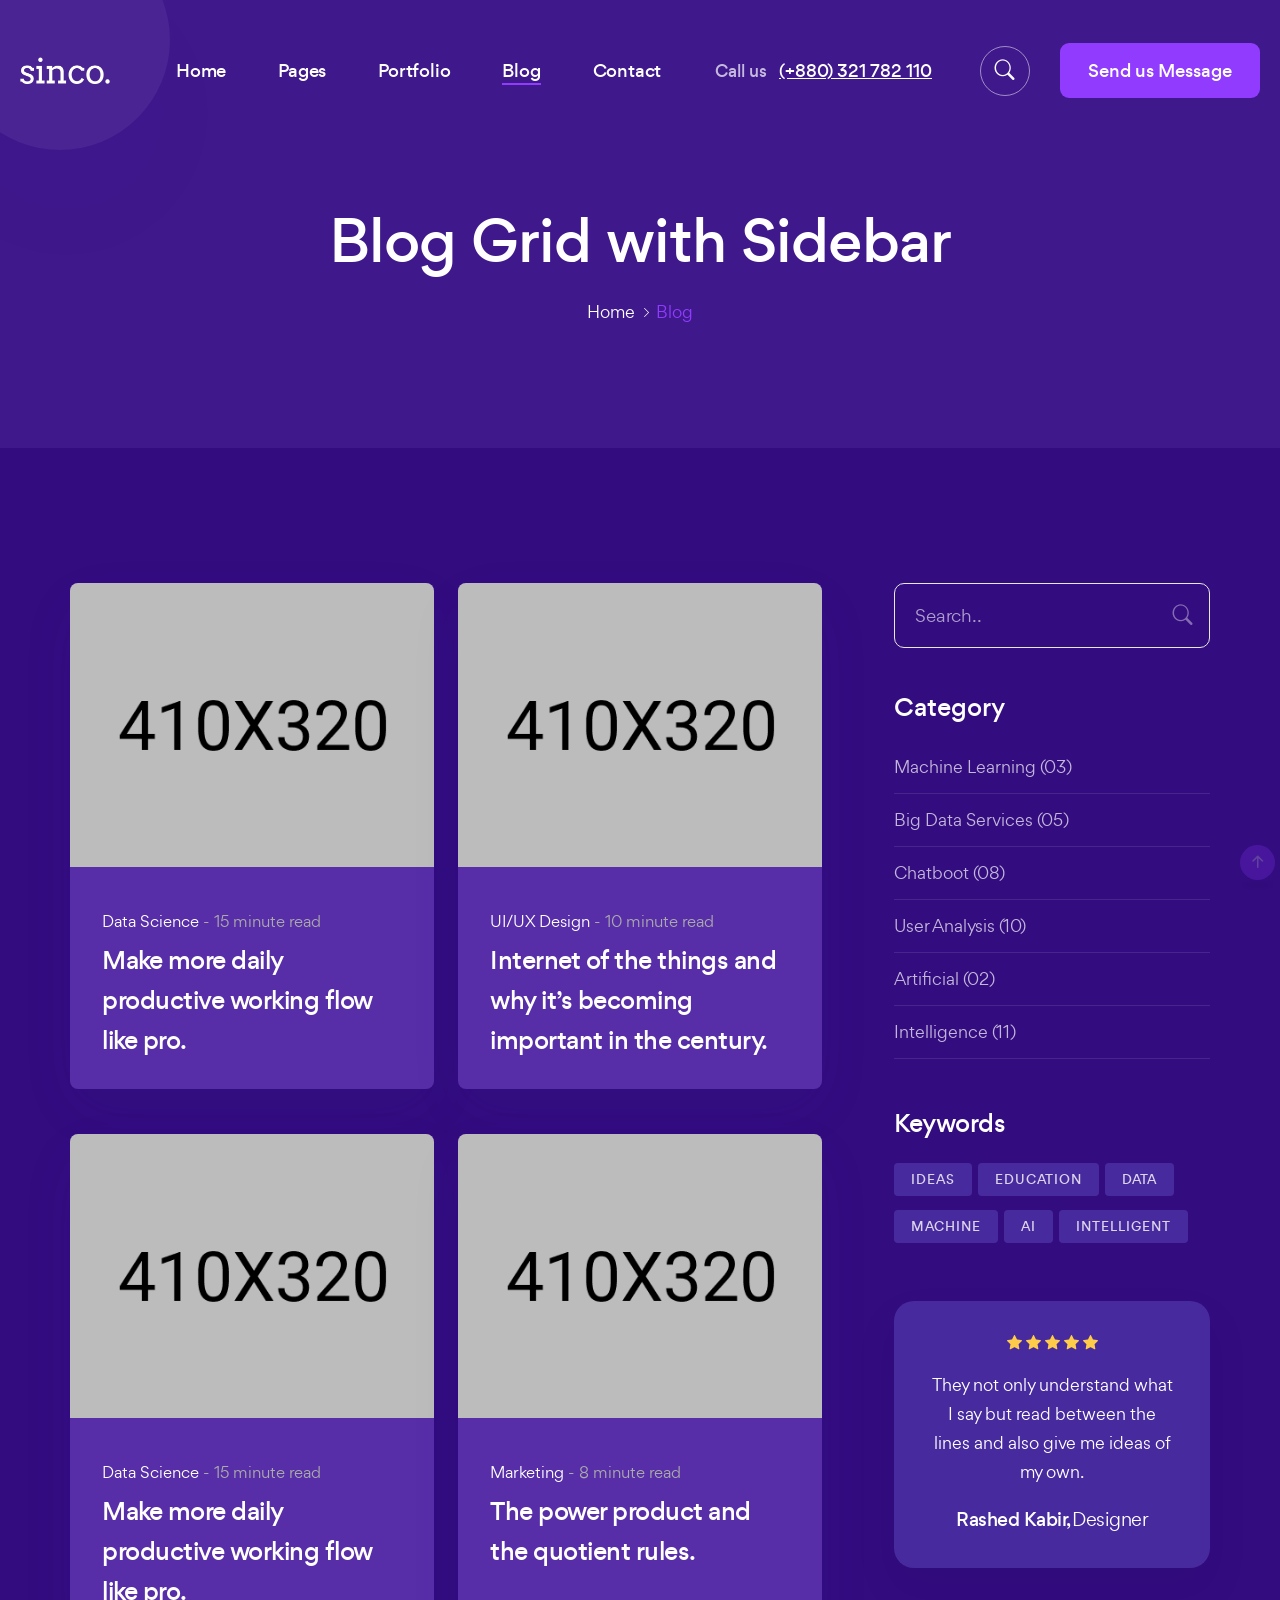
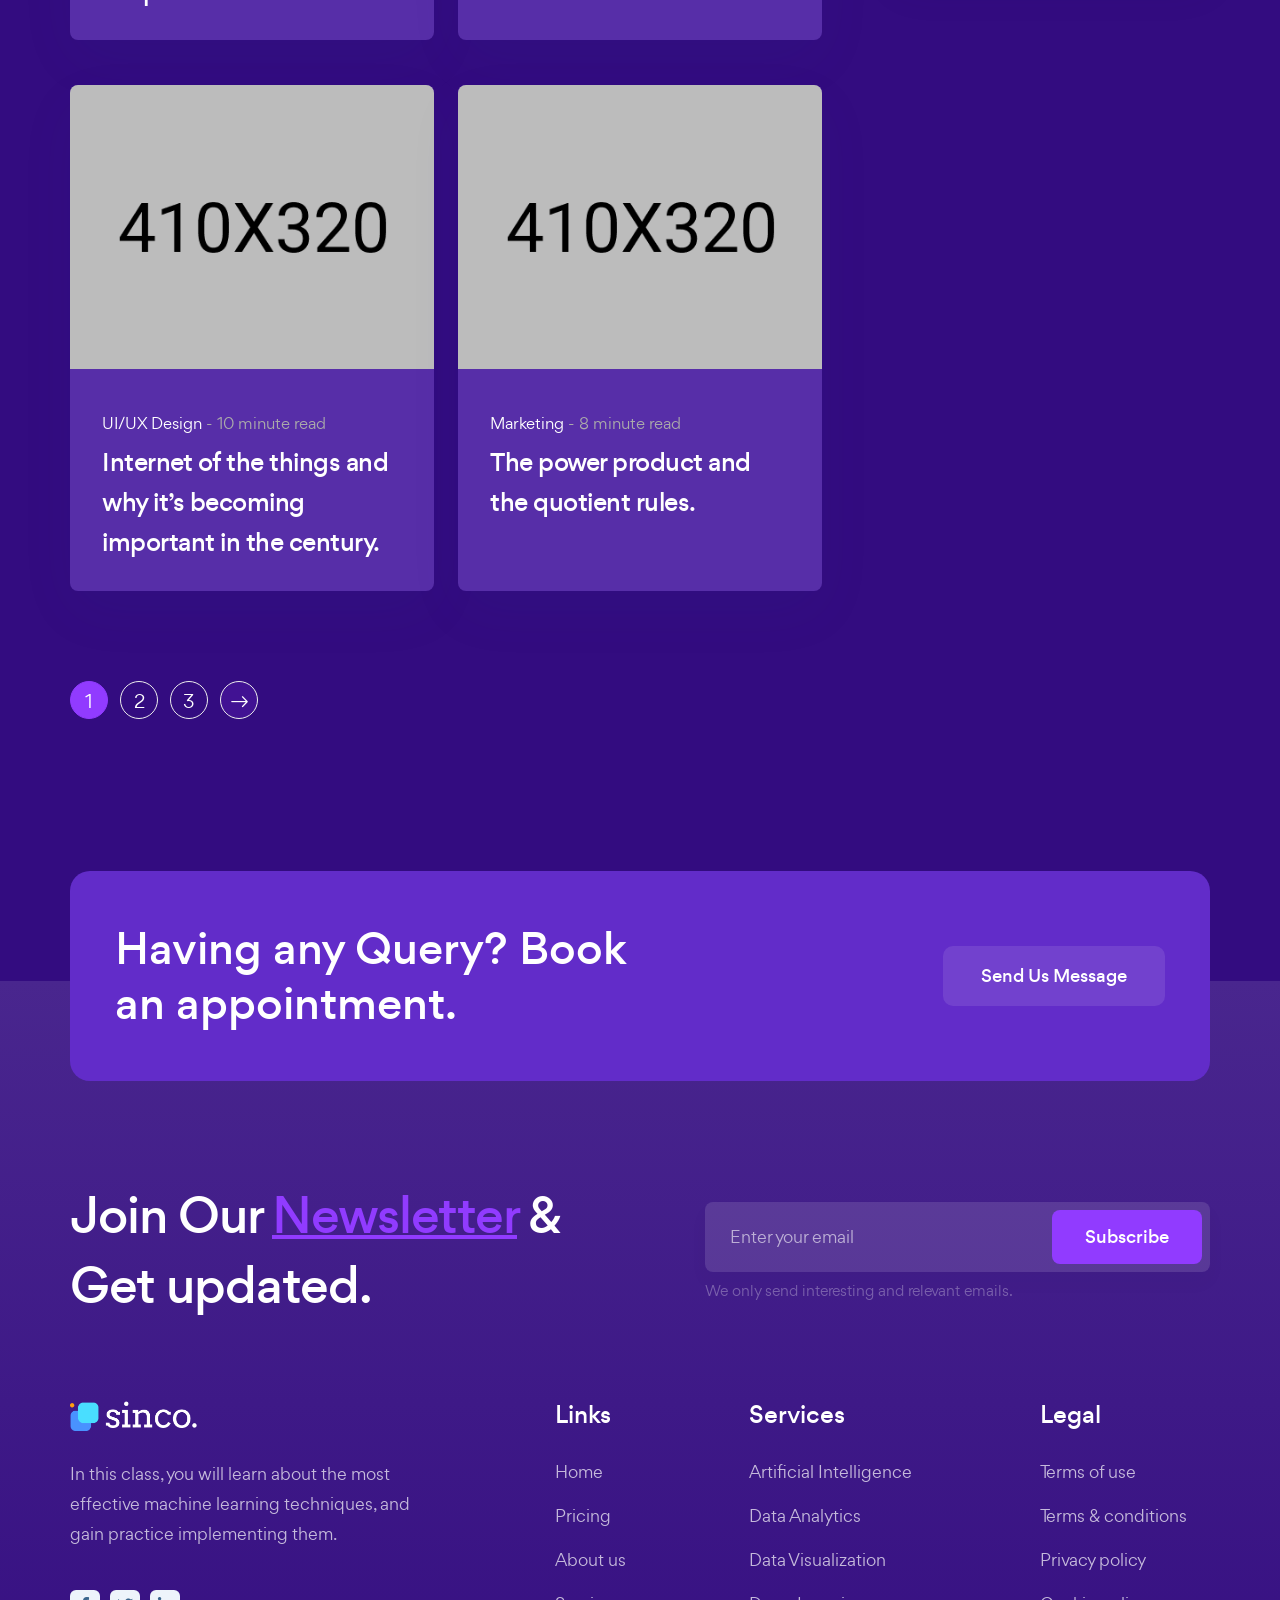
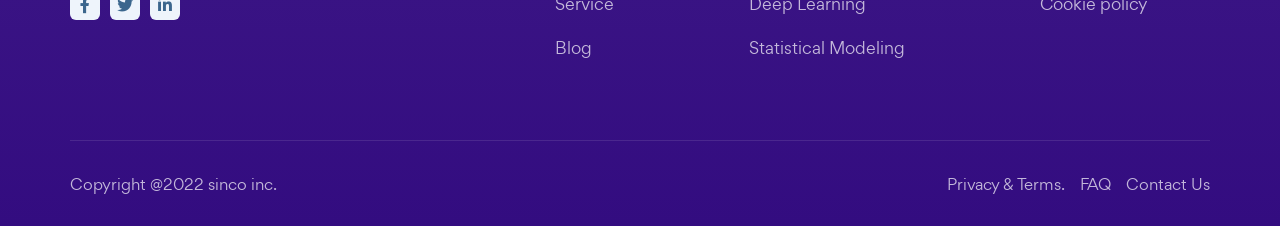
<file: blog-V2.html>
<!DOCTYPE html>
<html lang="en">
	<head>
		<meta charset="UTF-8">
		<meta name="keywords" content="Data Science, Analytics, Data, sass, software company">
		<meta name="description" content="Sinco - Data Science & Analytics HTML5 Template is designed especially for the agency, multipurpose and business and those who offer business-related services.">
      	<meta property="og:site_name" content="Sinco">
      	<meta property="og:url" content="https://heloshape.com/">
      	<meta property="og:type" content="website">
      	<meta property="og:title" content="Sinco - Data Science & Analytics HTML5 Template">
		<meta name='og:image' content='images/assets/ogg.png'>
		<!-- For IE -->
		<meta http-equiv="X-UA-Compatible" content="IE=edge">
		<!-- For Resposive Device -->
		<meta name="viewport" content="width=device-width, initial-scale=1.0">
		<!-- For Window Tab Color -->
		<!-- Chrome, Firefox OS and Opera -->
		<meta name="theme-color" content="#913BFF">
		<!-- Windows Phone -->
		<meta name="msapplication-navbutton-color" content="#913BFF">
		<!-- iOS Safari -->
		<meta name="apple-mobile-web-app-status-bar-style" content="#913BFF">
		<title>Sinco - Data Science & Analytics HTML5 Template</title>
		<!-- Favicon -->
		<link rel="icon" type="image/png" sizes="56x56" href="images/fav-icon/icon.png">
		<!-- Main style sheet -->
		<link rel="stylesheet" type="text/css" href="css/style.css" media="all">
		<!-- responsive style sheet -->
		<link rel="stylesheet" type="text/css" href="css/responsive.css" media="all">

		<!-- Fix Internet Explorer ______________________________________-->
		<!--[if lt IE 9]>
			<script src="http://html5shiv.googlecode.com/svn/trunk/html5.js"></script>
			<script src="vendor/html5shiv.js"></script>
			<script src="vendor/respond.js"></script>
		<![endif]-->	
	</head>

	<body>
		<div class="main-page-wrapper">
			<!-- ===================================================
				Loading Transition
			==================================================== -->
			<section>
				<div id="preloader">
					<div id="ctn-preloader" class="ctn-preloader">
						<div class="animation-preloader">
							<div class="icon"><img src="images/logo/logo_01.svg" alt="" class="m-auto d-block" width="38"></div>
							<div class="txt-loading mt-2">
								<span data-text-preloader="S" class="letters-loading">
									S
								</span>
								<span data-text-preloader="I" class="letters-loading">
									I
								</span>
								<span data-text-preloader="N" class="letters-loading">
									N
								</span>
								<span data-text-preloader="C" class="letters-loading">
									C
								</span>
								<span data-text-preloader="O" class="letters-loading">
									O
								</span>
							</div>
						</div>	
					</div>
				</div>
			</section>


			<!-- 
			=============================================
				Search
			============================================== 
			-->
			<div class="offcanvas offcanvas-top theme-search-form bg-three justify-content-center" tabindex="-1" id="offcanvasTop">
				<button type="button" class="close-btn tran3s" data-bs-dismiss="offcanvas" aria-label="Close"><i class="bi bi-x-lg"></i></button>
				<div class="form-wrapper">
					<form action="#">
						<input type="text" placeholder="Search Keyword....">
					</form>
				</div> <!-- /.form-wrapper -->
			</div>


			<!-- 
			=============================================
				Theme Main Menu
			============================================== 
			-->
			<header class="theme-main-menu sticky-menu theme-menu-four">
				<div class="inner-content">
					<div class="d-flex align-items-center">
						<div class="logo order-lg-0"><a href="index.html" class="d-block"><img src="images/logo/logo_03.png" alt="" width="90"></a></div>

						<div class="right-widget d-flex align-items-center ms-auto order-lg-3">
							<div class="call-button d-none d-xl-block me-5">Call us <a href="#">(+880) 321 782 110</a></div>
							<button class="menu-search-btn tran3s" type="button" data-bs-toggle="offcanvas" data-bs-target="#offcanvasTop" aria-controls="offcanvasTop"><i class="bi bi-search"></i></button>
							<a href="contact-us.html" class="send-msg-btn tran3s d-none d-lg-block">Send us Message</a>
						</div> <!-- /.right-widget -->

						<nav class="navbar navbar-expand-lg order-lg-2">
							<button class="navbar-toggler d-block d-lg-none" type="button" data-bs-toggle="collapse" data-bs-target="#navbarNav" aria-controls="navbarNav" aria-expanded="false" aria-label="Toggle navigation">
						    	<span></span>
						 	</button>
						    <div class="collapse navbar-collapse" id="navbarNav">
						    	<ul class="navbar-nav">
						    		<li class="d-block d-lg-none"><div class="logo"><a href="index.html"><img src="images/logo/logo_01.png" alt="" width="130"></a></div></li>
							        <li class="nav-item dropdown">
							        	<a class="nav-link dropdown-toggle" href="#" role="button" data-bs-toggle="dropdown" data-bs-auto-close="outside" aria-expanded="false">Home</a>
							        	<ul class="dropdown-menu">
							                <li><a href="index.html" class="dropdown-item"><span>User Analysis</span></a></li>
							                <li><a href="index-2.html" class="dropdown-item"><span>Artificial Intelligence</span></a></li>
							                <li><a href="index-3.html" class="dropdown-item"><span>Data Science</span></a></li>
							                <li><a href="index-4.html" class="dropdown-item"><span>Chatboot</span></a></li>
							                <li><a href="index-5.html" class="dropdown-item"><span>Machine Learning</span></a></li>
						                </ul>
						            </li>
						            <li class="nav-item dropdown">
							        	<a class="nav-link dropdown-toggle" href="#" role="button" data-bs-toggle="dropdown" data-bs-auto-close="outside" aria-expanded="false">Pages</a>
							        	<ul class="dropdown-menu">
							                <li class="dropdown-submenu dropdown">
							                	<a class="dropdown-item dropdown-toggle" data-bs-toggle="dropdown" data-bs-auto-close="outside" aria-expanded="false" href="#"><span>About Us</span></a>
							                	<ul class="dropdown-menu">
									            	<li><a href="about-us1.html" class="dropdown-item"><span>About Us One</span></a></li>
										            <li><a href="about-us2.html" class="dropdown-item"><span>About Us Two</span></a></li>
									            </ul>
							                </li>
							                <li class="dropdown-submenu dropdown">
							                	<a class="dropdown-item dropdown-toggle" data-bs-toggle="dropdown" data-bs-auto-close="outside" aria-expanded="false" href="#"><span>Services</span></a>
							                	<ul class="dropdown-menu">
									            	<li><a href="service-V1.html" class="dropdown-item"><span>Service One</span></a></li>
										            <li><a href="service-V2.html" class="dropdown-item"><span>Service Two</span></a></li>
										            <li><a href="service-details-V1.html" class="dropdown-item"><span>Service Details</span></a></li>
									            </ul>
							                </li>
							                <li class="dropdown-submenu dropdown">
							                	<a class="dropdown-item dropdown-toggle" data-bs-toggle="dropdown" data-bs-auto-close="outside" aria-expanded="false" href="#"><span>Our Team</span></a>
							                	<ul class="dropdown-menu">
									            	<li><a href="team.html" class="dropdown-item"><span>Team Member</span></a></li>
										            <li><a href="team-details.html" class="dropdown-item"><span>Team Details</span></a></li>
									            </ul>
							                </li>
							                <li class="dropdown-submenu dropdown">
							                	<a class="dropdown-item dropdown-toggle" data-bs-toggle="dropdown" data-bs-auto-close="outside" aria-expanded="false" href="#"><span>Other Pages</span></a>
							                	<ul class="dropdown-menu">
									            	<li><a href="faq.html" class="dropdown-item"><span>Faq</span></a></li>
									            	<li><a href="signin.html" class="dropdown-item"><span>Signin</span></a></li>
									            	<li><a href="sign-up.html" class="dropdown-item"><span>Signup</span></a></li>
							                		<li><a href="404.html" class="dropdown-item"><span>404 Error</span></a></li>
									            </ul>
							                </li>
							                <li><a href="testimonial.html" class="dropdown-item"><span>Testimonials</span></a></li>
							                <li><a href="pricing.html" class="dropdown-item"><span>Our Pricing</span></a></li>
						                </ul>
						            </li>
						            <li class="nav-item dropdown">
							        	<a class="nav-link dropdown-toggle" href="#" role="button" data-bs-toggle="dropdown" data-bs-auto-close="outside" aria-expanded="false">Portfolio</a>
							        	<ul class="dropdown-menu">
							                <li><a href="portfolio-V1.html" class="dropdown-item"><span>Portfolio 3 Column</span></a></li>
							                <li><a href="portfolio-V2.html" class="dropdown-item"><span>Portfolio 2 Column</span></a></li>
							                <li><a href="portfolio-V3.html" class="dropdown-item"><span>Portfolio Masonry</span></a></li>
							                <li><a href="portfolio-details-V1.html" class="dropdown-item"><span>Single Portfolio</span></a></li>
						                </ul>
						            </li>
							        <li class="nav-item active dropdown">
							        	<a class="nav-link dropdown-toggle" href="#" role="button" data-bs-toggle="dropdown" data-bs-auto-close="outside" aria-expanded="false">Blog</a>
						                <ul class="dropdown-menu">
							                <li><a href="blog-V1.html" class="dropdown-item"><span>Grid Layout</span></a></li>
							                <li><a href="blog-V2.html" class="dropdown-item"><span>Grid With Sidebar</span></a></li>
							                <li><a href="blog-V3.html" class="dropdown-item"><span>Blog Masonary</span></a></li>
							                <li><a href="blog-V4.html" class="dropdown-item"><span>Blog Standard</span></a></li>
							                <li><a href="blog-details.html" class="dropdown-item"><span>Blog Details</span></a></li>
						                </ul>
						            </li>
						            <li class="nav-item">
							        	<a class="nav-link" href="contact-us.html" role="button">Contact</a>
						            </li>
						    	</ul>
						    	<!-- Mobile Content -->
						    	<div class="mobile-content d-block d-lg-none">
						    		<div class="d-flex flex-column align-items-center justify-content-center mt-70">
						    			<a href="contact-us.html" class="send-msg-btn tran3s mb-10">Send us Message</a>
						    			<div class="call-button">Call us <a href="#">(+880) 321 782 110</a></div>
						    		</div>
						    	</div> <!-- /.mobile-content -->
						    </div>
						</nav>
					</div>
				</div> <!-- /.inner-content -->
			</header> <!-- /.theme-main-menu -->


			
			<!-- 
			=============================================
				Theme Inner Banner
			============================================== 
			-->
			<div class="theme-inner-banner">
				<div class="container">
					<h2 class="intro-title text-center">Blog Grid with Sidebar</h2>
					<ul class="page-breadcrumb style-none d-flex justify-content-center">
						<li><a href="index.html">Home</a></li>
						<li class="current-page">Blog</li>
					</ul>
				</div>
			</div> <!-- /.theme-inner-banner -->
			


			<!--
			=====================================================
				Blog Section Three
			=====================================================
			-->
			<div class="blog-section-three pt-90 mb-150 lg-pt-40 lg-mb-100">
				<div class="container">
					<div class="row gx-xxl-5">
						<div class="col-lg-8">
							<div class="row gx-xxl-5">
								<div class="col-sm-6 d-flex" data-aos="fade-up">
									<article class="blog-meta-one color-two tran3s mt-45">
										<figure class="post-img m0"><a href="blog-details.html" class="w-100 d-block"><img src="images/blog/blog_img_01.jpg" alt="" class="w-100 tran4s"></a></figure>
										<div class="post-data">
											<div class="post-tag"><a href="blog-details.html">Data Science</a> - 15 minute read</div>
											<a href="blog-details.html" class="blog-title"><h5>Make more daily productive  working flow like pro.</h5></a>
										</div> <!-- /.post-data -->
									</article>
								</div>
								<div class="col-sm-6 d-flex" data-aos="fade-up" data-aos-delay="100">
									<article class="blog-meta-one color-two tran3s mt-45">
										<figure class="post-img m0"><a href="blog-details.html" class="w-100 d-block"><img src="images/blog/blog_img_02.jpg" alt="" class="w-100 tran4s"></a></figure>
										<div class="post-data">
											<div class="post-tag"><a href="blog-details.html">UI/UX Design</a> - 10 minute read</div>
											<a href="blog-details.html" class="blog-title"><h5>Internet of the things and why it’s becoming important in the century.</h5></a>
										</div> <!-- /.post-data -->
									</article>
								</div>
								<div class="col-sm-6 d-flex" data-aos="fade-up">
									<article class="blog-meta-one color-two tran3s mt-45">
										<figure class="post-img m0"><a href="blog-details.html" class="w-100 d-block"><img src="images/blog/blog_img_08.jpg" alt="" class="w-100 tran4s"></a></figure>
										<div class="post-data">
											<div class="post-tag"><a href="blog-details.html">Data Science</a> - 15 minute read</div>
											<a href="blog-details.html" class="blog-title"><h5>Make more daily productive  working flow like pro.</h5></a>
										</div> <!-- /.post-data -->
									</article>
								</div>
								<div class="col-sm-6 d-flex" data-aos="fade-up" data-aos-delay="100">
									<article class="blog-meta-one color-two tran3s mt-45">
										<figure class="post-img m0"><a href="blog-details.html" class="w-100 d-block"><img src="images/blog/blog_img_10.jpg" alt="" class="w-100 tran4s"></a></figure>
										<div class="post-data">
											<div class="post-tag"><a href="blog-details.html">Marketing</a> - 8 minute read</div>
											<a href="blog-details.html" class="blog-title"><h5>The power product and the quotient rules.</h5></a>
										</div> <!-- /.post-data -->
									</article>
								</div>
								<div class="col-sm-6 d-flex" data-aos="fade-up">
									<article class="blog-meta-one color-two tran3s mt-45">
										<figure class="post-img m0"><a href="blog-details.html" class="w-100 d-block"><img src="images/blog/blog_img_12.jpg" alt="" class="w-100 tran4s"></a></figure>
										<div class="post-data">
											<div class="post-tag"><a href="blog-details.html">UI/UX Design</a> - 10 minute read</div>
											<a href="blog-details.html" class="blog-title"><h5>Internet of the things and why it’s becoming important in the century.</h5></a>
										</div> <!-- /.post-data -->
									</article>
								</div>
								<div class="col-sm-6 d-flex" data-aos="fade-up" data-aos-delay="100">
									<article class="blog-meta-one color-two tran3s mt-45">
										<figure class="post-img m0"><a href="blog-details.html" class="w-100 d-block"><img src="images/blog/blog_img_13.jpg" alt="" class="w-100 tran4s"></a></figure>
										<div class="post-data">
											<div class="post-tag"><a href="blog-details.html">Marketing</a> - 8 minute read</div>
											<a href="blog-details.html" class="blog-title"><h5>The power product and the quotient rules.</h5></a>
										</div> <!-- /.post-data -->
									</article>
								</div>
							</div> <!-- /.row -->
							<div class="page-pagination-one pt-90">
								<ul class="d-flex align-items-center style-none">
									<li class="active"><a href="#">1</a></li>
									<li><a href="#">2</a></li>
									<li><a href="#">3</a></li>
									<li class="arrow"><a href="#"><i class="bi bi-arrow-right"></i></a></li>
								</ul>
							</div>
						</div>

						<div class="col-lg-4 col-md-6">
							<div class="blog-sidebar ps-xl-5 ps-lg-3 me-xxl-5 mt-45 md-mt-70">
								<div class="sidebar-search mb-45">
									<form action="#">
										<input type="text" placeholder="Search..">
										<button class="tran3s"><i class="bi bi-search"></i></button>
									</form>
								</div>
								<div class="sidebar-category mb-50">
									<h5 class="sidebar-title">Category</h5>
									<ul class="style-none">
										<li class="current-page"><a href="blog-details.html">Machine Learning <span>(03)</span></a></li>
										<li><a href="blog-details.html">Big Data Services <span>(05)</span></a></li>
										<li><a href="blog-details.html">Chatboot <span>(08)</span></a></li>
										<li><a href="blog-details.html">User Analysis <span>(10)</span></a></li>
										<li><a href="blog-details.html">Artificial <span>(02)</span></a></li>
										<li><a href="blog-details.html">Intelligence <span>(11)</span></a></li>
									</ul>
								</div>
								<div class="sidebar-keyword mb-50">
									<h5 class="sidebar-title">Keywords</h5>
									<ul class="clearfix style-none">
										<li><a href="blog-details.html">Ideas</a></li>
										<li><a href="blog-details.html">Education</a></li>
										<li><a href="blog-details.html">DATA</a></li>
										<li><a href="blog-details.html">MAchine</a></li>
										<li><a href="blog-details.html">AI</a></li>
										<li><a href="blog-details.html">INTELLIgent</a></li>
									</ul>
								</div>
								<div class="sidebar-quote">
									<ul class="style-none d-flex justify-content-center rating">
										<li><i class="bi bi-star-fill"></i></li>
										<li><i class="bi bi-star-fill"></i></li>
										<li><i class="bi bi-star-fill"></i></li>
										<li><i class="bi bi-star-fill"></i></li>
										<li><i class="bi bi-star-fill"></i></li>
									</ul>
									<p>They not only understand what I say but read between the lines and also give me ideas of my own.</p>
									<div class="name">Rashed Kabir, <span>Designer</span></div>
								</div>
							</div>
						</div>
					</div>
				</div> <!-- /.container -->
			</div> <!-- /.blog-section-three -->



			<!-- 
			=============================================
				Fancy Short Banner Five
			============================================== 
			-->
			<div class="fancy-short-banner-five">
				<div class="container">
					<div class="bg-wrapper">
						<div class="row align-items-center">
							<div class="col-lg-6 text-center text-lg-start" data-aos="fade-right">
								<h3 class="pe-xxl-5 md-pb-20">Having any Query? Book an appointment.</h3>
							</div>
							<div class="col-lg-6 text-center text-lg-end" data-aos="fade-left">
								<a href="contact-us.html" class="msg-btn tran3s">Send Us Message</a>
							</div>
						</div>
					</div> <!-- /.bg-wrapper -->
				</div> <!-- /.container -->
			</div> <!-- /.fancy-short-banner-five -->

		

			<!--
			=====================================================
				Footer
			=====================================================
			-->
			<div class="footer-style-four space-fix-one theme-basic-footer">
				<div class="container">
					<div class="inner-wrapper">
						<div class="subscribe-area">
							<div class="row align-items-center">
								<div class="col-md-6">
									<div class="title-style-four sm-pb-20">
										<h4 class="main-title">Join Our <span>Newsletter</span> & Get updated.</h4>
									</div> <!-- /.title-style-four -->
								</div>
								<div class="col-md-6">
									<div class="subscribe-form">
										<form action="#">
											<input type="email" placeholder="Enter your email">
											<button class="ripple-btn tran3s">Subscribe</button>
										</form>
										<p>We only send interesting and relevant emails.</p>
									</div> <!-- /.subscribe-form -->
								</div>
							</div>
						</div> <!-- /.subscribe-area -->
						<div class="row">
							<div class="col-lg-4 footer-intro mb-40">
								<div class="logo"><a href="index.html"><img src="images/logo/logo_01.png" alt="" width="130"></a></div>
								<p>In this class, you will learn about the most effective machine learning techniques, and gain practice implementing them.</p>
								<ul class="d-flex social-icon style-none">
									<li><a href="#"><i class="fab fa-facebook-f"></i></a></li>
									<li><a href="#"><i class="fab fa-twitter"></i></a></li>
									<li><a href="#"><i class="fab fa-linkedin-in"></i></a></li>
								</ul>
							</div>
							<div class="col-lg-2 col-sm-4 ms-auto mb-30">
								<h5 class="footer-title">Links</h5>
								<ul class="footer-nav-link style-none">
									<li><a href="index.html">Home</a></li>
									<li><a href="pricing.html">Pricing</a></li>
									<li><a href="about-us2.html">About us</a></li>
									<li><a href="service-V1.html">Service</a></li>
									<li><a href="blog-V1.html">Blog</a></li>
								</ul>
							</div>
							<div class="col-lg-3 col-sm-4 mb-30">
								<h5 class="footer-title">Services</h5>
								<ul class="footer-nav-link style-none">
									<li><a href="service-details-V1.html">Artificial Intelligence</a></li>
									<li><a href="service-details-V1.html">Data Analytics</a></li>
									<li><a href="service-details-V1.html">Data Visualization</a></li>
									<li><a href="service-details-V1.html">Deep Learning</a></li>
									<li><a href="service-details-V1.html">Statistical Modeling</a></li>
								</ul>
							</div>
							<div class="col-xl-2 col-lg-3 col-sm-4 mb-30">
								<h5 class="footer-title">Legal</h5>
								<ul class="footer-nav-link style-none">
									<li><a href="faq.html">Terms of use</a></li>
									<li><a href="faq.html">Terms & conditions</a></li>
									<li><a href="faq.html">Privacy policy</a></li>
									<li><a href="faq.html">Cookie policy</a></li>
								</ul>
							</div>
						</div>

						<div class="bottom-footer">
							<div class="d-lg-flex justify-content-between align-items-center">
								<ul class="order-lg-1 pb-15 d-flex justify-content-center footer-nav style-none">
									<li><a href="faq.html">Privacy &amp; Terms.</a></li>
									<li><a href="faq.html">FAQ</a></li>
									<li><a href="contact-us.html">Contact Us</a></li>
								</ul>
								<p class="copyright text-center order-lg-0 pb-15">Copyright @2022 sinco inc.</p>
							</div>
						</div>
					</div> <!-- /.inner-wrapper -->
				</div>
			</div> <!-- /.footer-style-four -->


			<button class="scroll-top">
				<i class="bi bi-arrow-up-short"></i>
			</button>
			
			


		<!-- Optional JavaScript _____________________________  -->

    	<!-- jQuery first, then Bootstrap JS -->
    	<!-- jQuery -->
		<script src="vendor/jquery.min.js"></script>
		<!-- Bootstrap JS -->
		<script src="vendor/bootstrap/js/bootstrap.bundle.min.js"></script>
		<!-- AOS js -->
		<script src="vendor/aos-next/dist/aos.js"></script>
		<!-- Slick Slider -->
		<script src="vendor/slick/slick.min.js"></script>
		<!-- js Counter -->
		<script src="vendor/jquery.counterup.min.js"></script>
		<script src="vendor/jquery.waypoints.min.js"></script>
		<!-- Fancybox -->
		<script src="vendor/fancybox/dist/jquery.fancybox.min.js"></script>
		<!-- isotop -->
		<script  src="vendor/isotope.pkgd.min.js"></script>

		<!-- Theme js -->
		<script src="js/theme.js"></script>
		</div> <!-- /.main-page-wrapper -->
	</body>
</html>
</file>
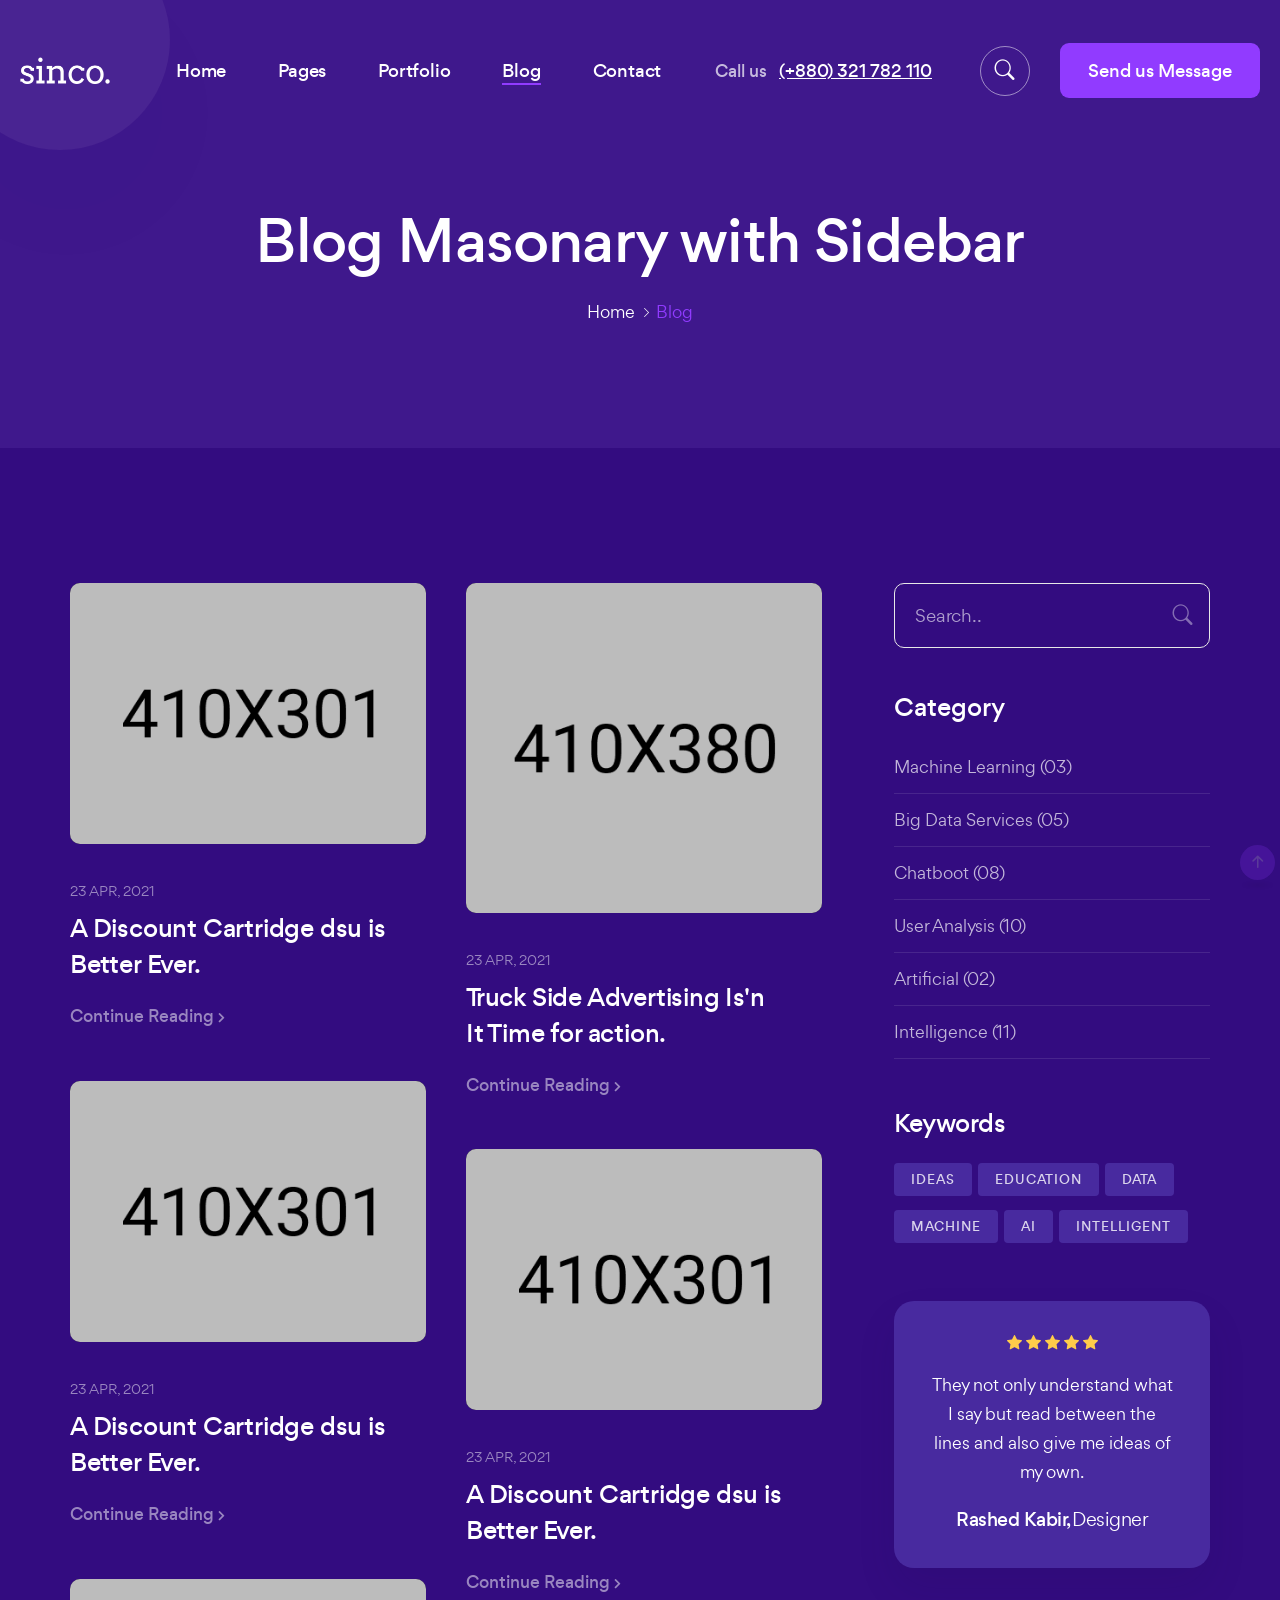
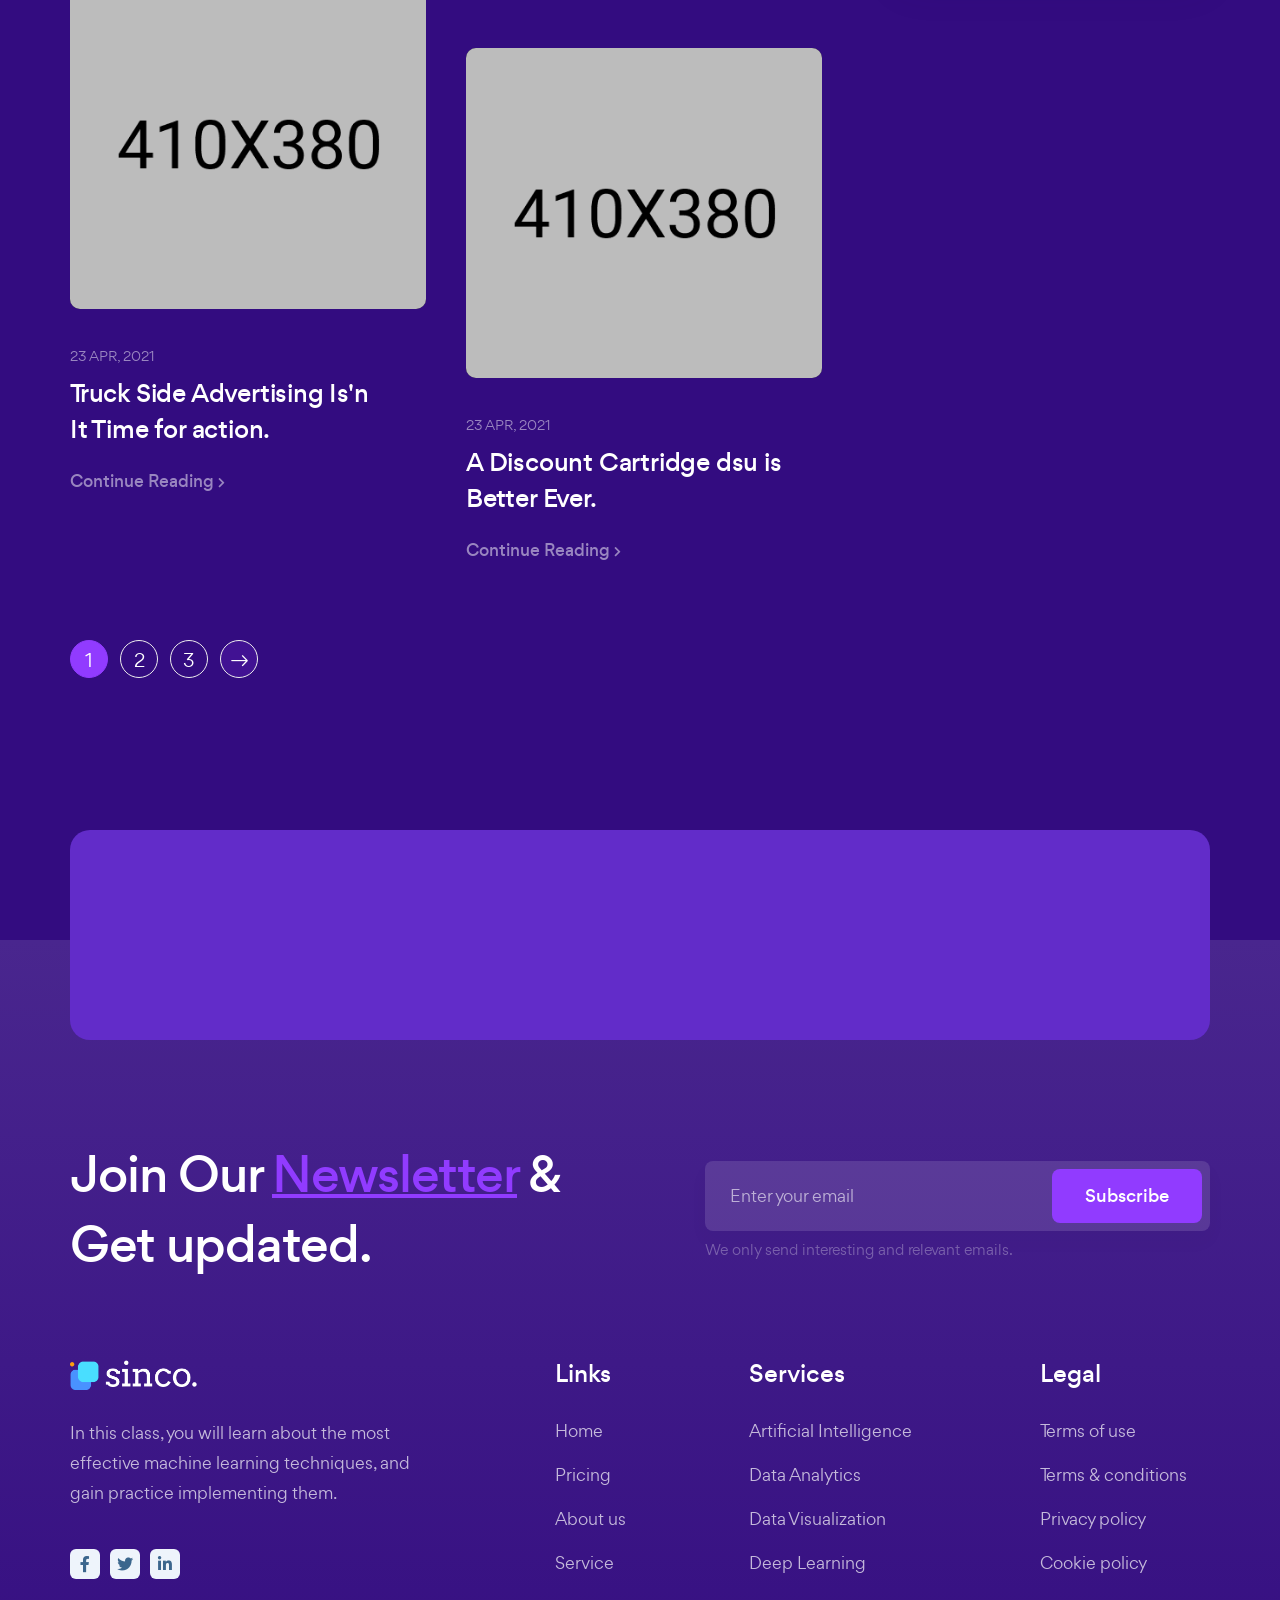
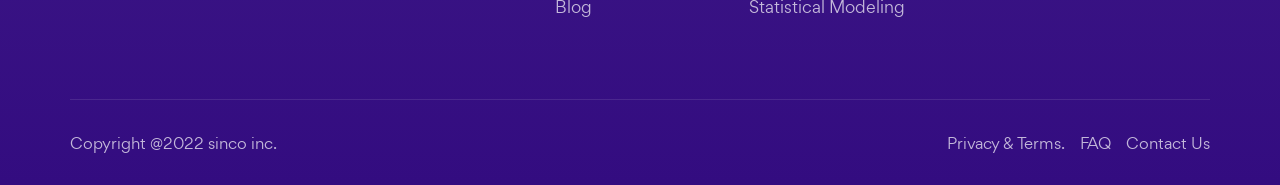
<file: blog-V3.html>
<!DOCTYPE html>
<html lang="en">
	<head>
		<meta charset="UTF-8">
		<meta name="keywords" content="Data Science, Analytics, Data, sass, software company">
		<meta name="description" content="Sinco - Data Science & Analytics HTML5 Template is designed especially for the agency, multipurpose and business and those who offer business-related services.">
      	<meta property="og:site_name" content="Sinco">
      	<meta property="og:url" content="https://heloshape.com/">
      	<meta property="og:type" content="website">
      	<meta property="og:title" content="Sinco - Data Science & Analytics HTML5 Template">
		<meta name='og:image' content='images/assets/ogg.png'>
		<!-- For IE -->
		<meta http-equiv="X-UA-Compatible" content="IE=edge">
		<!-- For Resposive Device -->
		<meta name="viewport" content="width=device-width, initial-scale=1.0">
		<!-- For Window Tab Color -->
		<!-- Chrome, Firefox OS and Opera -->
		<meta name="theme-color" content="#913BFF">
		<!-- Windows Phone -->
		<meta name="msapplication-navbutton-color" content="#913BFF">
		<!-- iOS Safari -->
		<meta name="apple-mobile-web-app-status-bar-style" content="#913BFF">
		<title>Sinco - Data Science & Analytics HTML5 Template</title>
		<!-- Favicon -->
		<link rel="icon" type="image/png" sizes="56x56" href="images/fav-icon/icon.png">
		<!-- Main style sheet -->
		<link rel="stylesheet" type="text/css" href="css/style.css" media="all">
		<!-- responsive style sheet -->
		<link rel="stylesheet" type="text/css" href="css/responsive.css" media="all">

		<!-- Fix Internet Explorer ______________________________________-->
		<!--[if lt IE 9]>
			<script src="http://html5shiv.googlecode.com/svn/trunk/html5.js"></script>
			<script src="vendor/html5shiv.js"></script>
			<script src="vendor/respond.js"></script>
		<![endif]-->	
	</head>

	<body>
		<div class="main-page-wrapper">
			<!-- ===================================================
				Loading Transition
			==================================================== -->
			<section>
				<div id="preloader">
					<div id="ctn-preloader" class="ctn-preloader">
						<div class="animation-preloader">
							<div class="icon"><img src="images/logo/logo_01.svg" alt="" class="m-auto d-block" width="38"></div>
							<div class="txt-loading mt-2">
								<span data-text-preloader="S" class="letters-loading">
									S
								</span>
								<span data-text-preloader="I" class="letters-loading">
									I
								</span>
								<span data-text-preloader="N" class="letters-loading">
									N
								</span>
								<span data-text-preloader="C" class="letters-loading">
									C
								</span>
								<span data-text-preloader="O" class="letters-loading">
									O
								</span>
							</div>
						</div>	
					</div>
				</div>
			</section>


			<!-- 
			=============================================
				Search
			============================================== 
			-->
			<div class="offcanvas offcanvas-top theme-search-form bg-three justify-content-center" tabindex="-1" id="offcanvasTop">
				<button type="button" class="close-btn tran3s" data-bs-dismiss="offcanvas" aria-label="Close"><i class="bi bi-x-lg"></i></button>
				<div class="form-wrapper">
					<form action="#">
						<input type="text" placeholder="Search Keyword....">
					</form>
				</div> <!-- /.form-wrapper -->
			</div>


			<!-- 
			=============================================
				Theme Main Menu
			============================================== 
			-->
			<header class="theme-main-menu sticky-menu theme-menu-four">
				<div class="inner-content">
					<div class="d-flex align-items-center">
						<div class="logo order-lg-0"><a href="index.html" class="d-block"><img src="images/logo/logo_03.png" alt="" width="90"></a></div>

						<div class="right-widget d-flex align-items-center ms-auto order-lg-3">
							<div class="call-button d-none d-xl-block me-5">Call us <a href="#">(+880) 321 782 110</a></div>
							<button class="menu-search-btn tran3s" type="button" data-bs-toggle="offcanvas" data-bs-target="#offcanvasTop" aria-controls="offcanvasTop"><i class="bi bi-search"></i></button>
							<a href="contact-us.html" class="send-msg-btn tran3s d-none d-lg-block">Send us Message</a>
						</div> <!-- /.right-widget -->

						<nav class="navbar navbar-expand-lg order-lg-2">
							<button class="navbar-toggler d-block d-lg-none" type="button" data-bs-toggle="collapse" data-bs-target="#navbarNav" aria-controls="navbarNav" aria-expanded="false" aria-label="Toggle navigation">
						    	<span></span>
						 	</button>
						    <div class="collapse navbar-collapse" id="navbarNav">
						    	<ul class="navbar-nav">
						    		<li class="d-block d-lg-none"><div class="logo"><a href="index.html"><img src="images/logo/logo_01.png" alt="" width="130"></a></div></li>
							        <li class="nav-item dropdown">
							        	<a class="nav-link dropdown-toggle" href="#" role="button" data-bs-toggle="dropdown" data-bs-auto-close="outside" aria-expanded="false">Home</a>
							        	<ul class="dropdown-menu">
							                <li><a href="index.html" class="dropdown-item"><span>User Analysis</span></a></li>
							                <li><a href="index-2.html" class="dropdown-item"><span>Artificial Intelligence</span></a></li>
							                <li><a href="index-3.html" class="dropdown-item"><span>Data Science</span></a></li>
							                <li><a href="index-4.html" class="dropdown-item"><span>Chatboot</span></a></li>
							                <li><a href="index-5.html" class="dropdown-item"><span>Machine Learning</span></a></li>
						                </ul>
						            </li>
						            <li class="nav-item dropdown">
							        	<a class="nav-link dropdown-toggle" href="#" role="button" data-bs-toggle="dropdown" data-bs-auto-close="outside" aria-expanded="false">Pages</a>
							        	<ul class="dropdown-menu">
							                <li class="dropdown-submenu dropdown">
							                	<a class="dropdown-item dropdown-toggle" data-bs-toggle="dropdown" data-bs-auto-close="outside" aria-expanded="false" href="#"><span>About Us</span></a>
							                	<ul class="dropdown-menu">
									            	<li><a href="about-us1.html" class="dropdown-item"><span>About Us One</span></a></li>
										            <li><a href="about-us2.html" class="dropdown-item"><span>About Us Two</span></a></li>
									            </ul>
							                </li>
							                <li class="dropdown-submenu dropdown">
							                	<a class="dropdown-item dropdown-toggle" data-bs-toggle="dropdown" data-bs-auto-close="outside" aria-expanded="false" href="#"><span>Services</span></a>
							                	<ul class="dropdown-menu">
									            	<li><a href="service-V1.html" class="dropdown-item"><span>Service One</span></a></li>
										            <li><a href="service-V2.html" class="dropdown-item"><span>Service Two</span></a></li>
										            <li><a href="service-details-V1.html" class="dropdown-item"><span>Service Details</span></a></li>
									            </ul>
							                </li>
							                <li class="dropdown-submenu dropdown">
							                	<a class="dropdown-item dropdown-toggle" data-bs-toggle="dropdown" data-bs-auto-close="outside" aria-expanded="false" href="#"><span>Our Team</span></a>
							                	<ul class="dropdown-menu">
									            	<li><a href="team.html" class="dropdown-item"><span>Team Member</span></a></li>
										            <li><a href="team-details.html" class="dropdown-item"><span>Team Details</span></a></li>
									            </ul>
							                </li>
							                <li class="dropdown-submenu dropdown">
							                	<a class="dropdown-item dropdown-toggle" data-bs-toggle="dropdown" data-bs-auto-close="outside" aria-expanded="false" href="#"><span>Other Pages</span></a>
							                	<ul class="dropdown-menu">
									            	<li><a href="faq.html" class="dropdown-item"><span>Faq</span></a></li>
									            	<li><a href="signin.html" class="dropdown-item"><span>Signin</span></a></li>
									            	<li><a href="sign-up.html" class="dropdown-item"><span>Signup</span></a></li>
							                		<li><a href="404.html" class="dropdown-item"><span>404 Error</span></a></li>
									            </ul>
							                </li>
							                <li><a href="testimonial.html" class="dropdown-item"><span>Testimonials</span></a></li>
							                <li><a href="pricing.html" class="dropdown-item"><span>Our Pricing</span></a></li>
						                </ul>
						            </li>
						            <li class="nav-item dropdown">
							        	<a class="nav-link dropdown-toggle" href="#" role="button" data-bs-toggle="dropdown" data-bs-auto-close="outside" aria-expanded="false">Portfolio</a>
							        	<ul class="dropdown-menu">
							                <li><a href="portfolio-V1.html" class="dropdown-item"><span>Portfolio 3 Column</span></a></li>
							                <li><a href="portfolio-V2.html" class="dropdown-item"><span>Portfolio 2 Column</span></a></li>
							                <li><a href="portfolio-V3.html" class="dropdown-item"><span>Portfolio Masonry</span></a></li>
							                <li><a href="portfolio-details-V1.html" class="dropdown-item"><span>Single Portfolio</span></a></li>
						                </ul>
						            </li>
							        <li class="nav-item active dropdown">
							        	<a class="nav-link dropdown-toggle" href="#" role="button" data-bs-toggle="dropdown" data-bs-auto-close="outside" aria-expanded="false">Blog</a>
						                <ul class="dropdown-menu">
							                <li><a href="blog-V1.html" class="dropdown-item"><span>Grid Layout</span></a></li>
							                <li><a href="blog-V2.html" class="dropdown-item"><span>Grid With Sidebar</span></a></li>
							                <li><a href="blog-V3.html" class="dropdown-item"><span>Blog Masonary</span></a></li>
							                <li><a href="blog-V4.html" class="dropdown-item"><span>Blog Standard</span></a></li>
							                <li><a href="blog-details.html" class="dropdown-item"><span>Blog Details</span></a></li>
						                </ul>
						            </li>
						            <li class="nav-item">
							        	<a class="nav-link" href="contact-us.html" role="button">Contact</a>
						            </li>
						    	</ul>
						    	<!-- Mobile Content -->
						    	<div class="mobile-content d-block d-lg-none">
						    		<div class="d-flex flex-column align-items-center justify-content-center mt-70">
						    			<a href="contact-us.html" class="send-msg-btn tran3s mb-10">Send us Message</a>
						    			<div class="call-button">Call us <a href="#">(+880) 321 782 110</a></div>
						    		</div>
						    	</div> <!-- /.mobile-content -->
						    </div>
						</nav>
					</div>
				</div> <!-- /.inner-content -->
			</header> <!-- /.theme-main-menu -->


			
			<!-- 
			=============================================
				Theme Inner Banner
			============================================== 
			-->
			<div class="theme-inner-banner">
				<div class="container">
					<h2 class="intro-title text-center">Blog Masonary with Sidebar</h2>
					<ul class="page-breadcrumb style-none d-flex justify-content-center">
						<li><a href="index.html">Home</a></li>
						<li class="current-page">Blog</li>
					</ul>
				</div>
			</div> <!-- /.theme-inner-banner -->
			


			<!--
			=====================================================
				Blog Section Three
			=====================================================
			-->
			<div class="blog-section-three pt-90 mb-150 lg-pt-40 lg-mb-100">
				<div class="container">
					<div class="row gx-xxl-5">
						<div class="col-lg-8">
							<div id="isotop-gallery-wrapper" class="grid-2column">
								<div class="grid-sizer"></div>
								<div class="isotop-item d-flex">
									<article class="blog-meta-two mt-45">
										<figure class="post-img m0"><a href="blog-details.html" class="w-100 d-block"><img src="images/blog/blog_img_14.jpg" alt="" class="w-100 tran4s"></a></figure>
										<div class="post-data">
											<div class="post-tag"><a href="blog-details.html">23 Apr, 2021</a></div>
											<a href="blog-details.html" class="blog-title"><h5>A Discount Cartridge dsu is Better Ever.</h5></a>
											<a href="blog-details.html" class="read-btn tran3s">Continue Reading <i class="fas fa-chevron-right"></i></a>
										</div> <!-- /.post-data -->
									</article>
								</div>
								<div class="isotop-item d-flex">
									<article class="blog-meta-two mt-45">
										<figure class="post-img m0"><a href="blog-details.html" class="w-100 d-block"><img src="images/blog/blog_img_15.jpg" alt="" class="w-100 tran4s"></a></figure>
										<div class="post-data">
											<div class="post-tag"><a href="blog-details.html">23 Apr, 2021</a></div>
											<a href="blog-details.html" class="blog-title"><h5>Truck Side Advertising Is'n It Time for action.</h5></a>
											<a href="blog-details.html" class="read-btn tran3s">Continue Reading <i class="fas fa-chevron-right"></i></a>
										</div> <!-- /.post-data -->
									</article>
								</div>
								<div class="isotop-item d-flex">
									<article class="blog-meta-two mt-45">
										<figure class="post-img m0"><a href="blog-details.html" class="w-100 d-block"><img src="images/blog/blog_img_16.jpg" alt="" class="w-100 tran4s"></a></figure>
										<div class="post-data">
											<div class="post-tag"><a href="blog-details.html">23 Apr, 2021</a></div>
											<a href="blog-details.html" class="blog-title"><h5>A Discount Cartridge dsu is Better Ever.</h5></a>
											<a href="blog-details.html" class="read-btn tran3s">Continue Reading <i class="fas fa-chevron-right"></i></a>
										</div> <!-- /.post-data -->
									</article>
								</div>
								<div class="isotop-item d-flex">
									<article class="blog-meta-two mt-45">
										<figure class="post-img m0"><a href="blog-details.html" class="w-100 d-block"><img src="images/blog/blog_img_17.jpg" alt="" class="w-100 tran4s"></a></figure>
										<div class="post-data">
											<div class="post-tag"><a href="blog-details.html">23 Apr, 2021</a></div>
											<a href="blog-details.html" class="blog-title"><h5>A Discount Cartridge dsu is Better Ever.</h5></a>
											<a href="blog-details.html" class="read-btn tran3s">Continue Reading <i class="fas fa-chevron-right"></i></a>
										</div> <!-- /.post-data -->
									</article>
								</div>
								<div class="isotop-item d-flex">
									<article class="blog-meta-two mt-45">
										<figure class="post-img m0"><a href="blog-details.html" class="w-100 d-block"><img src="images/blog/blog_img_18.jpg" alt="" class="w-100 tran4s"></a></figure>
										<div class="post-data">
											<div class="post-tag"><a href="blog-details.html">23 Apr, 2021</a></div>
											<a href="blog-details.html" class="blog-title"><h5>Truck Side Advertising Is'n It Time for action.</h5></a>
											<a href="blog-details.html" class="read-btn tran3s">Continue Reading <i class="fas fa-chevron-right"></i></a>
										</div> <!-- /.post-data -->
									</article>
								</div>
								<div class="isotop-item d-flex">
									<article class="blog-meta-two mt-45">
										<figure class="post-img m0"><a href="blog-details.html" class="w-100 d-block"><img src="images/blog/blog_img_19.jpg" alt="" class="w-100 tran4s"></a></figure>
										<div class="post-data">
											<div class="post-tag"><a href="blog-details.html">23 Apr, 2021</a></div>
											<a href="blog-details.html" class="blog-title"><h5>A Discount Cartridge dsu is Better Ever.</h5></a>
											<a href="blog-details.html" class="read-btn tran3s">Continue Reading <i class="fas fa-chevron-right"></i></a>
										</div> <!-- /.post-data -->
									</article>
								</div>
							</div> <!-- /.row -->
							<div class="page-pagination-one pt-70">
								<ul class="d-flex align-items-center style-none">
									<li class="active"><a href="#">1</a></li>
									<li><a href="#">2</a></li>
									<li><a href="#">3</a></li>
									<li class="arrow"><a href="#"><i class="bi bi-arrow-right"></i></a></li>
								</ul>
							</div>
						</div>

						<div class="col-lg-4 col-md-6">
							<div class="blog-sidebar ps-xl-5 ps-lg-3 me-xxl-5 mt-45 md-mt-70">
								<div class="sidebar-search mb-45">
									<form action="#">
										<input type="text" placeholder="Search..">
										<button class="tran3s"><i class="bi bi-search"></i></button>
									</form>
								</div>
								<div class="sidebar-category mb-50">
									<h5 class="sidebar-title">Category</h5>
									<ul class="style-none">
										<li class="current-page"><a href="blog-details.html">Machine Learning <span>(03)</span></a></li>
										<li><a href="blog-details.html">Big Data Services <span>(05)</span></a></li>
										<li><a href="blog-details.html">Chatboot <span>(08)</span></a></li>
										<li><a href="blog-details.html">User Analysis <span>(10)</span></a></li>
										<li><a href="blog-details.html">Artificial <span>(02)</span></a></li>
										<li><a href="blog-details.html">Intelligence <span>(11)</span></a></li>
									</ul>
								</div>
								<div class="sidebar-keyword mb-50">
									<h5 class="sidebar-title">Keywords</h5>
									<ul class="clearfix style-none">
										<li><a href="blog-details.html">Ideas</a></li>
										<li><a href="blog-details.html">Education</a></li>
										<li><a href="blog-details.html">DATA</a></li>
										<li><a href="blog-details.html">MAchine</a></li>
										<li><a href="blog-details.html">AI</a></li>
										<li><a href="blog-details.html">INTELLIgent</a></li>
									</ul>
								</div>
								<div class="sidebar-quote">
									<ul class="style-none d-flex justify-content-center rating">
										<li><i class="bi bi-star-fill"></i></li>
										<li><i class="bi bi-star-fill"></i></li>
										<li><i class="bi bi-star-fill"></i></li>
										<li><i class="bi bi-star-fill"></i></li>
										<li><i class="bi bi-star-fill"></i></li>
									</ul>
									<p>They not only understand what I say but read between the lines and also give me ideas of my own.</p>
									<div class="name">Rashed Kabir, <span>Designer</span></div>
								</div>
							</div>
						</div>
					</div>
				</div> <!-- /.container -->
			</div> <!-- /.blog-section-three -->



			<!-- 
			=============================================
				Fancy Short Banner Five
			============================================== 
			-->
			<div class="fancy-short-banner-five">
				<div class="container">
					<div class="bg-wrapper">
						<div class="row align-items-center">
							<div class="col-lg-6 text-center text-lg-start" data-aos="fade-right">
								<h3 class="pe-xxl-5 md-pb-20">Having any Query? Book an appointment.</h3>
							</div>
							<div class="col-lg-6 text-center text-lg-end" data-aos="fade-left">
								<a href="contact-us.html" class="msg-btn tran3s">Send Us Message</a>
							</div>
						</div>
					</div> <!-- /.bg-wrapper -->
				</div> <!-- /.container -->
			</div> <!-- /.fancy-short-banner-five -->

		

			<!--
			=====================================================
				Footer
			=====================================================
			-->
			<div class="footer-style-four space-fix-one theme-basic-footer">
				<div class="container">
					<div class="inner-wrapper">
						<div class="subscribe-area">
							<div class="row align-items-center">
								<div class="col-md-6">
									<div class="title-style-four sm-pb-20">
										<h4 class="main-title">Join Our <span>Newsletter</span> & Get updated.</h4>
									</div> <!-- /.title-style-four -->
								</div>
								<div class="col-md-6">
									<div class="subscribe-form">
										<form action="#">
											<input type="email" placeholder="Enter your email">
											<button class="ripple-btn tran3s">Subscribe</button>
										</form>
										<p>We only send interesting and relevant emails.</p>
									</div> <!-- /.subscribe-form -->
								</div>
							</div>
						</div> <!-- /.subscribe-area -->
						<div class="row">
							<div class="col-lg-4 footer-intro mb-40">
								<div class="logo"><a href="index.html"><img src="images/logo/logo_01.png" alt="" width="130"></a></div>
								<p>In this class, you will learn about the most effective machine learning techniques, and gain practice implementing them.</p>
								<ul class="d-flex social-icon style-none">
									<li><a href="#"><i class="fab fa-facebook-f"></i></a></li>
									<li><a href="#"><i class="fab fa-twitter"></i></a></li>
									<li><a href="#"><i class="fab fa-linkedin-in"></i></a></li>
								</ul>
							</div>
							<div class="col-lg-2 col-sm-4 ms-auto mb-30">
								<h5 class="footer-title">Links</h5>
								<ul class="footer-nav-link style-none">
									<li><a href="index.html">Home</a></li>
									<li><a href="pricing.html">Pricing</a></li>
									<li><a href="about-us2.html">About us</a></li>
									<li><a href="service-V1.html">Service</a></li>
									<li><a href="blog-V1.html">Blog</a></li>
								</ul>
							</div>
							<div class="col-lg-3 col-sm-4 mb-30">
								<h5 class="footer-title">Services</h5>
								<ul class="footer-nav-link style-none">
									<li><a href="service-details-V1.html">Artificial Intelligence</a></li>
									<li><a href="service-details-V1.html">Data Analytics</a></li>
									<li><a href="service-details-V1.html">Data Visualization</a></li>
									<li><a href="service-details-V1.html">Deep Learning</a></li>
									<li><a href="service-details-V1.html">Statistical Modeling</a></li>
								</ul>
							</div>
							<div class="col-xl-2 col-lg-3 col-sm-4 mb-30">
								<h5 class="footer-title">Legal</h5>
								<ul class="footer-nav-link style-none">
									<li><a href="faq.html">Terms of use</a></li>
									<li><a href="faq.html">Terms & conditions</a></li>
									<li><a href="faq.html">Privacy policy</a></li>
									<li><a href="faq.html">Cookie policy</a></li>
								</ul>
							</div>
						</div>

						<div class="bottom-footer">
							<div class="d-lg-flex justify-content-between align-items-center">
								<ul class="order-lg-1 pb-15 d-flex justify-content-center footer-nav style-none">
									<li><a href="faq.html">Privacy &amp; Terms.</a></li>
									<li><a href="faq.html">FAQ</a></li>
									<li><a href="contact-us.html">Contact Us</a></li>
								</ul>
								<p class="copyright text-center order-lg-0 pb-15">Copyright @2022 sinco inc.</p>
							</div>
						</div>
					</div> <!-- /.inner-wrapper -->
				</div>
			</div> <!-- /.footer-style-four -->


			<button class="scroll-top">
				<i class="bi bi-arrow-up-short"></i>
			</button>
			
			


		<!-- Optional JavaScript _____________________________  -->

    	<!-- jQuery first, then Bootstrap JS -->
    	<!-- jQuery -->
		<script src="vendor/jquery.min.js"></script>
		<!-- Bootstrap JS -->
		<script src="vendor/bootstrap/js/bootstrap.bundle.min.js"></script>
		<!-- AOS js -->
		<script src="vendor/aos-next/dist/aos.js"></script>
		<!-- Slick Slider -->
		<script src="vendor/slick/slick.min.js"></script>
		<!-- js Counter -->
		<script src="vendor/jquery.counterup.min.js"></script>
		<script src="vendor/jquery.waypoints.min.js"></script>
		<!-- Fancybox -->
		<script src="vendor/fancybox/dist/jquery.fancybox.min.js"></script>
		<!-- isotop -->
		<script  src="vendor/isotope.pkgd.min.js"></script>

		<!-- Theme js -->
		<script src="js/theme.js"></script>
		</div> <!-- /.main-page-wrapper -->
	</body>
</html>
</file>
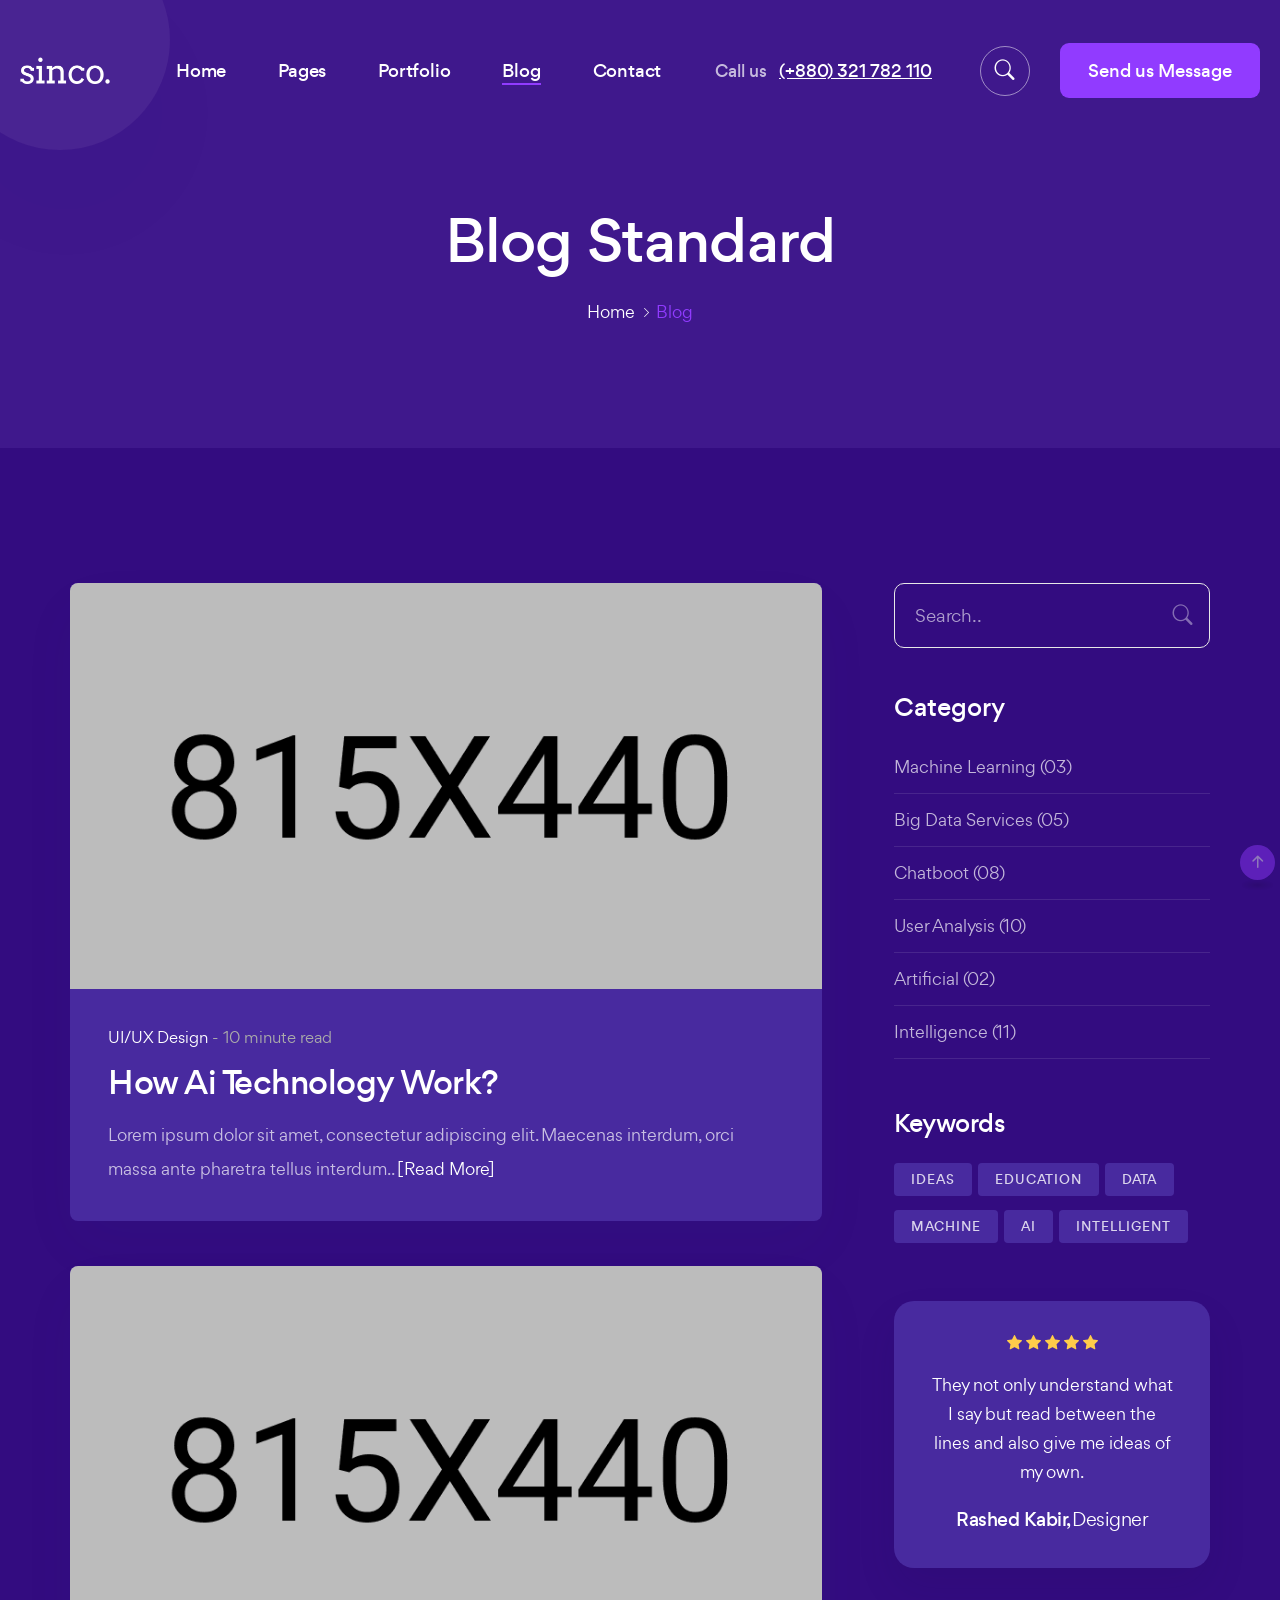
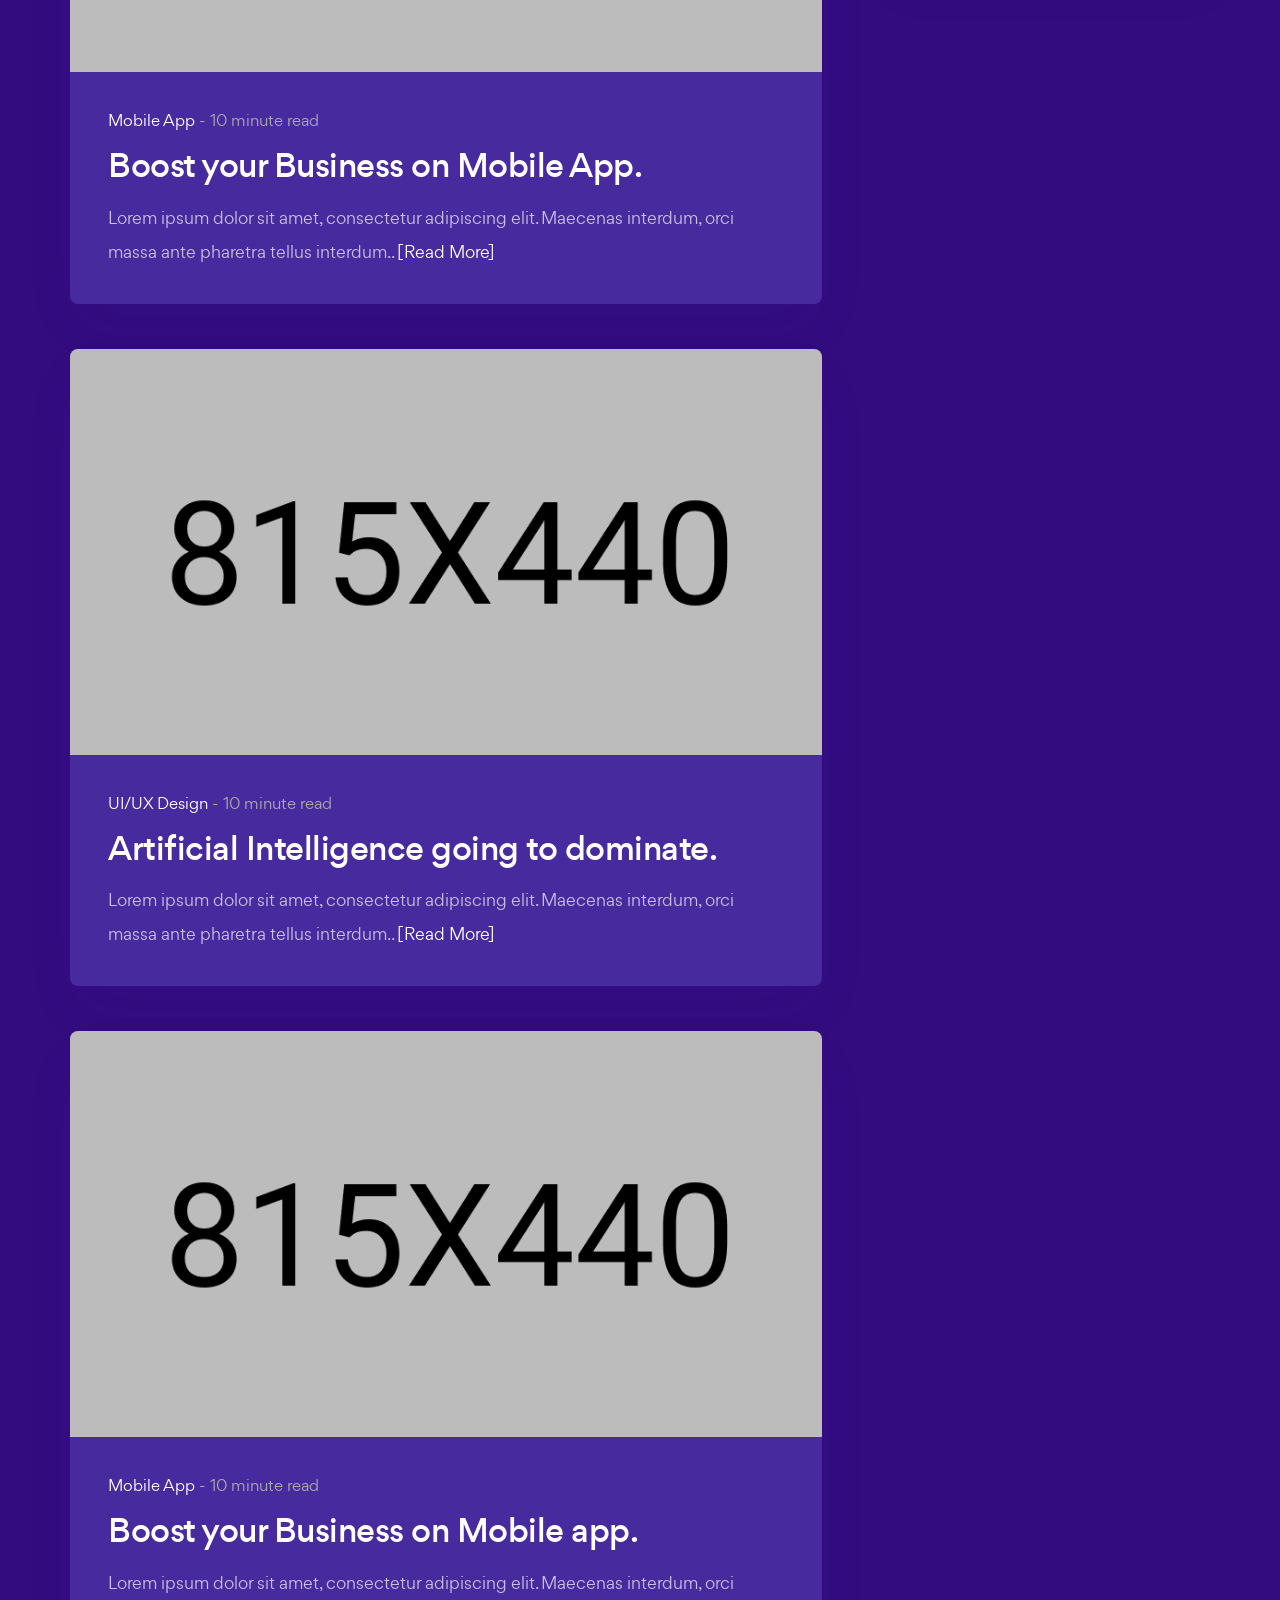
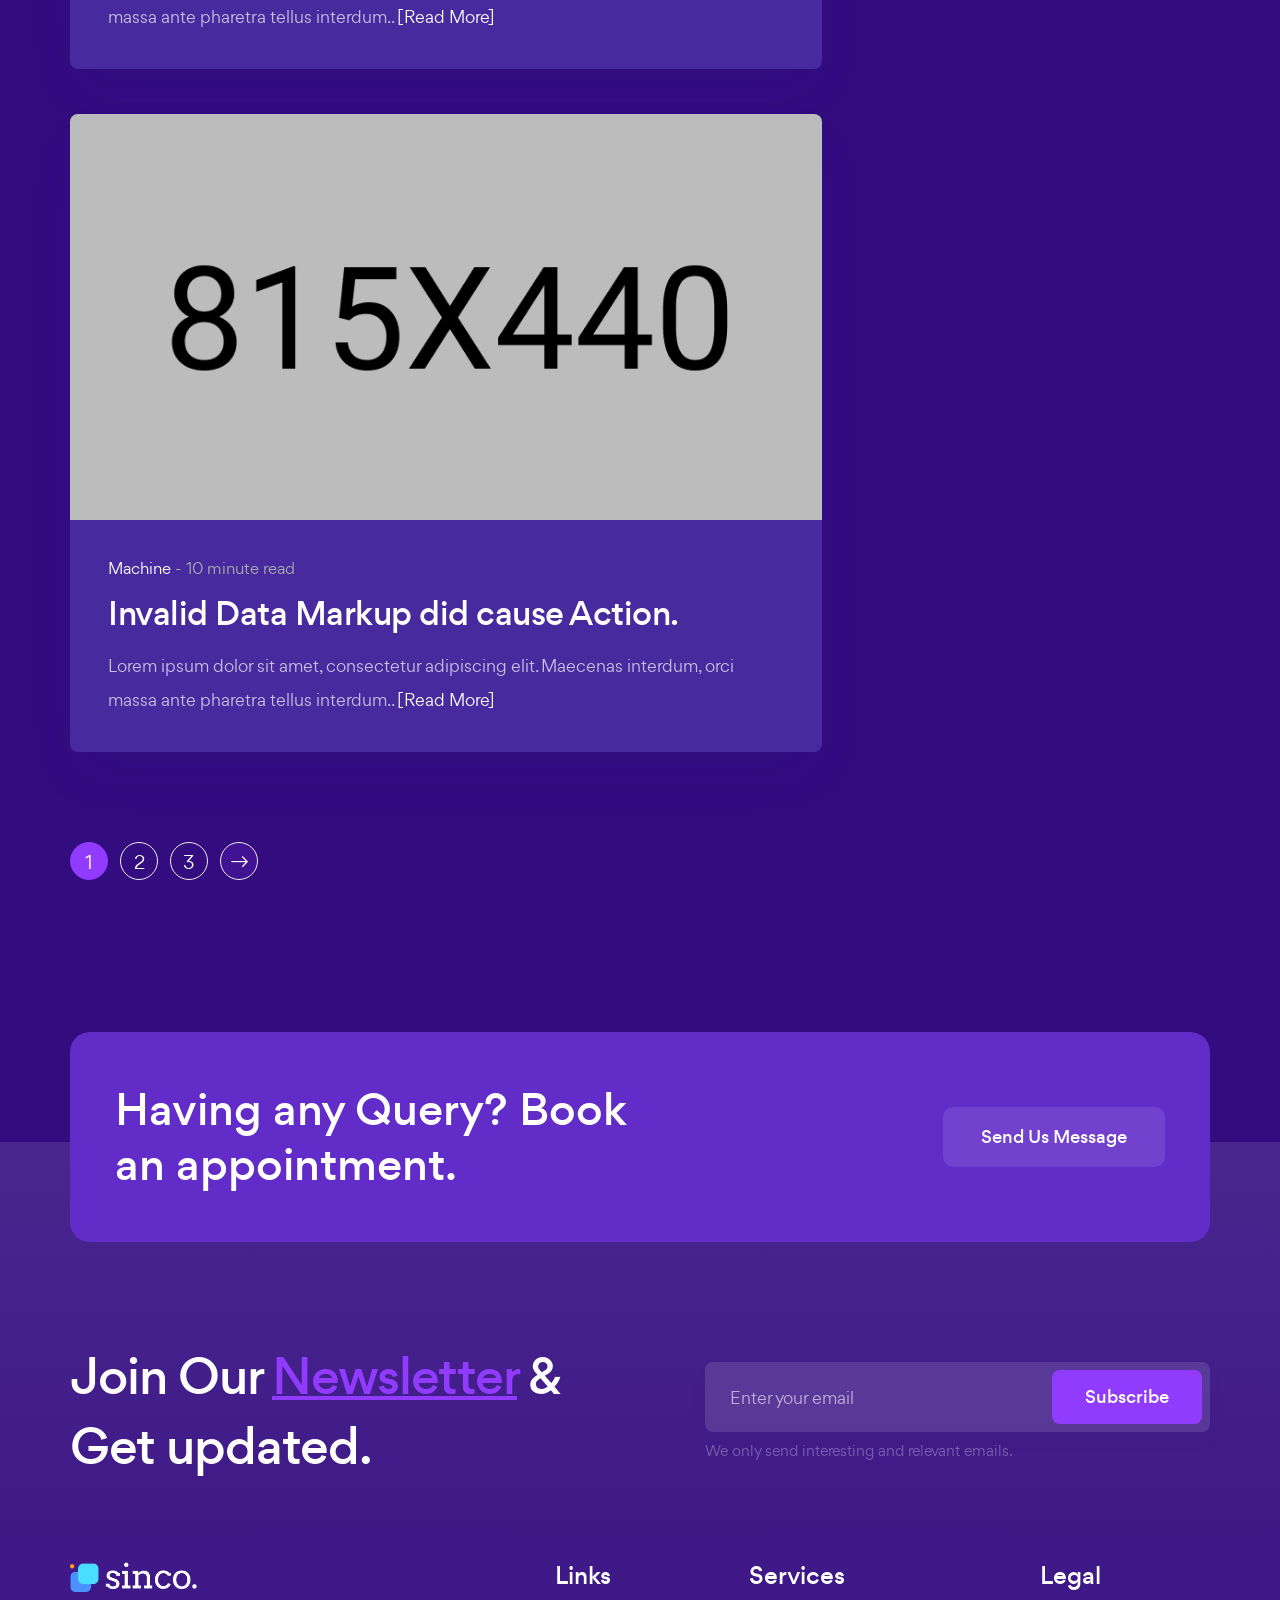
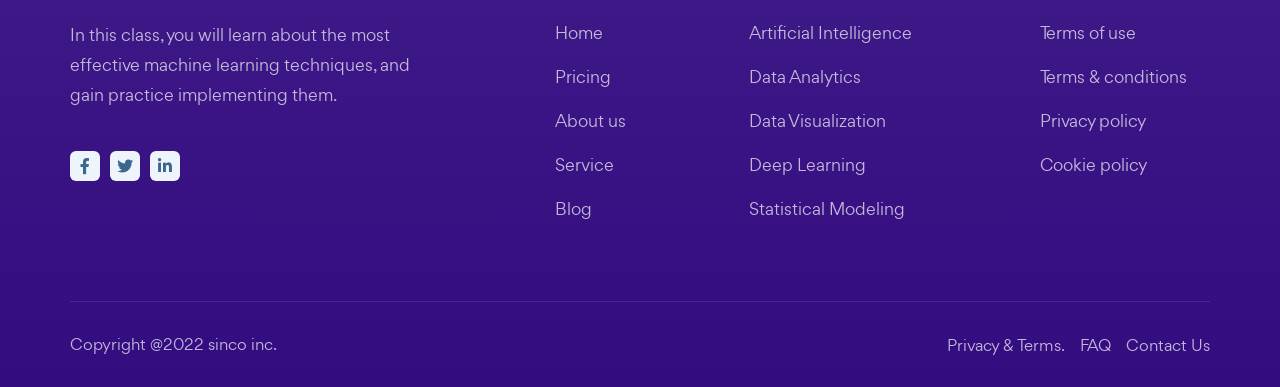
<file: blog-V4.html>
<!DOCTYPE html>
<html lang="en">
	<head>
		<meta charset="UTF-8">
		<meta name="keywords" content="Data Science, Analytics, Data, sass, software company">
		<meta name="description" content="Sinco - Data Science & Analytics HTML5 Template is designed especially for the agency, multipurpose and business and those who offer business-related services.">
      	<meta property="og:site_name" content="Sinco">
      	<meta property="og:url" content="https://heloshape.com/">
      	<meta property="og:type" content="website">
      	<meta property="og:title" content="Sinco - Data Science & Analytics HTML5 Template">
		<meta name='og:image' content='images/assets/ogg.png'>
		<!-- For IE -->
		<meta http-equiv="X-UA-Compatible" content="IE=edge">
		<!-- For Resposive Device -->
		<meta name="viewport" content="width=device-width, initial-scale=1.0">
		<!-- For Window Tab Color -->
		<!-- Chrome, Firefox OS and Opera -->
		<meta name="theme-color" content="#913BFF">
		<!-- Windows Phone -->
		<meta name="msapplication-navbutton-color" content="#913BFF">
		<!-- iOS Safari -->
		<meta name="apple-mobile-web-app-status-bar-style" content="#913BFF">
		<title>Sinco - Data Science & Analytics HTML5 Template</title>
		<!-- Favicon -->
		<link rel="icon" type="image/png" sizes="56x56" href="images/fav-icon/icon.png">
		<!-- Main style sheet -->
		<link rel="stylesheet" type="text/css" href="css/style.css" media="all">
	
		<!-- responsive style sheet -->
		<link rel="stylesheet" type="text/css" href="css/responsive.css" media="all">

		<!-- Fix Internet Explorer ______________________________________-->
		<!--[if lt IE 9]>
			<script src="http://html5shiv.googlecode.com/svn/trunk/html5.js"></script>
			<script src="vendor/html5shiv.js"></script>
			<script src="vendor/respond.js"></script>
		<![endif]-->	
	</head>

	<body>
		<div class="main-page-wrapper">
			<!-- ===================================================
				Loading Transition
			==================================================== -->
			<section>
				<div id="preloader">
					<div id="ctn-preloader" class="ctn-preloader">
						<div class="animation-preloader">
							<div class="icon"><img src="images/logo/logo_01.svg" alt="" class="m-auto d-block" width="38"></div>
							<div class="txt-loading mt-2">
								<span data-text-preloader="S" class="letters-loading">
									S
								</span>
								<span data-text-preloader="I" class="letters-loading">
									I
								</span>
								<span data-text-preloader="N" class="letters-loading">
									N
								</span>
								<span data-text-preloader="C" class="letters-loading">
									C
								</span>
								<span data-text-preloader="O" class="letters-loading">
									O
								</span>
							</div>
						</div>	
					</div>
				</div>
			</section>


			<!-- 
			=============================================
				Search
			============================================== 
			-->
			<div class="offcanvas offcanvas-top theme-search-form bg-three justify-content-center" tabindex="-1" id="offcanvasTop">
				<button type="button" class="close-btn tran3s" data-bs-dismiss="offcanvas" aria-label="Close"><i class="bi bi-x-lg"></i></button>
				<div class="form-wrapper">
					<form action="#">
						<input type="text" placeholder="Search Keyword....">
					</form>
				</div> <!-- /.form-wrapper -->
			</div>


			<!-- 
			=============================================
				Theme Main Menu
			============================================== 
			-->
			<header class="theme-main-menu sticky-menu theme-menu-four">
				<div class="inner-content">
					<div class="d-flex align-items-center">
						<div class="logo order-lg-0"><a href="index.html" class="d-block"><img src="images/logo/logo_03.png" alt="" width="90"></a></div>

						<div class="right-widget d-flex align-items-center ms-auto order-lg-3">
							<div class="call-button d-none d-xl-block me-5">Call us <a href="#">(+880) 321 782 110</a></div>
							<button class="menu-search-btn tran3s" type="button" data-bs-toggle="offcanvas" data-bs-target="#offcanvasTop" aria-controls="offcanvasTop"><i class="bi bi-search"></i></button>
							<a href="contact-us.html" class="send-msg-btn tran3s d-none d-lg-block">Send us Message</a>
						</div> <!-- /.right-widget -->

						<nav class="navbar navbar-expand-lg order-lg-2">
							<button class="navbar-toggler d-block d-lg-none" type="button" data-bs-toggle="collapse" data-bs-target="#navbarNav" aria-controls="navbarNav" aria-expanded="false" aria-label="Toggle navigation">
						    	<span></span>
						 	</button>
						    <div class="collapse navbar-collapse" id="navbarNav">
						    	<ul class="navbar-nav">
						    		<li class="d-block d-lg-none"><div class="logo"><a href="index.html"><img src="images/logo/logo_01.png" alt="" width="130"></a></div></li>
							        <li class="nav-item dropdown">
							        	<a class="nav-link dropdown-toggle" href="#" role="button" data-bs-toggle="dropdown" data-bs-auto-close="outside" aria-expanded="false">Home</a>
							        	<ul class="dropdown-menu">
							                <li><a href="index.html" class="dropdown-item"><span>User Analysis</span></a></li>
							                <li><a href="index-2.html" class="dropdown-item"><span>Artificial Intelligence</span></a></li>
							                <li><a href="index-3.html" class="dropdown-item"><span>Data Science</span></a></li>
							                <li><a href="index-4.html" class="dropdown-item"><span>Chatboot</span></a></li>
							                <li><a href="index-5.html" class="dropdown-item"><span>Machine Learning</span></a></li>
						                </ul>
						            </li>
						            <li class="nav-item dropdown">
							        	<a class="nav-link dropdown-toggle" href="#" role="button" data-bs-toggle="dropdown" data-bs-auto-close="outside" aria-expanded="false">Pages</a>
							        	<ul class="dropdown-menu">
							                <li class="dropdown-submenu dropdown">
							                	<a class="dropdown-item dropdown-toggle" data-bs-toggle="dropdown" data-bs-auto-close="outside" aria-expanded="false" href="#"><span>About Us</span></a>
							                	<ul class="dropdown-menu">
									            	<li><a href="about-us1.html" class="dropdown-item"><span>About Us One</span></a></li>
										            <li><a href="about-us2.html" class="dropdown-item"><span>About Us Two</span></a></li>
									            </ul>
							                </li>
							                <li class="dropdown-submenu dropdown">
							                	<a class="dropdown-item dropdown-toggle" data-bs-toggle="dropdown" data-bs-auto-close="outside" aria-expanded="false" href="#"><span>Services</span></a>
							                	<ul class="dropdown-menu">
									            	<li><a href="service-V1.html" class="dropdown-item"><span>Service One</span></a></li>
										            <li><a href="service-V2.html" class="dropdown-item"><span>Service Two</span></a></li>
										            <li><a href="service-details-V1.html" class="dropdown-item"><span>Service Details</span></a></li>
									            </ul>
							                </li>
							                <li class="dropdown-submenu dropdown">
							                	<a class="dropdown-item dropdown-toggle" data-bs-toggle="dropdown" data-bs-auto-close="outside" aria-expanded="false" href="#"><span>Our Team</span></a>
							                	<ul class="dropdown-menu">
									            	<li><a href="team.html" class="dropdown-item"><span>Team Member</span></a></li>
										            <li><a href="team-details.html" class="dropdown-item"><span>Team Details</span></a></li>
									            </ul>
							                </li>
							                <li class="dropdown-submenu dropdown">
							                	<a class="dropdown-item dropdown-toggle" data-bs-toggle="dropdown" data-bs-auto-close="outside" aria-expanded="false" href="#"><span>Other Pages</span></a>
							                	<ul class="dropdown-menu">
									            	<li><a href="faq.html" class="dropdown-item"><span>Faq</span></a></li>
									            	<li><a href="signin.html" class="dropdown-item"><span>Signin</span></a></li>
									            	<li><a href="sign-up.html" class="dropdown-item"><span>Signup</span></a></li>
							                		<li><a href="404.html" class="dropdown-item"><span>404 Error</span></a></li>
									            </ul>
							                </li>
							                <li><a href="testimonial.html" class="dropdown-item"><span>Testimonials</span></a></li>
							                <li><a href="pricing.html" class="dropdown-item"><span>Our Pricing</span></a></li>
						                </ul>
						            </li>
						            <li class="nav-item dropdown">
							        	<a class="nav-link dropdown-toggle" href="#" role="button" data-bs-toggle="dropdown" data-bs-auto-close="outside" aria-expanded="false">Portfolio</a>
							        	<ul class="dropdown-menu">
							                <li><a href="portfolio-V1.html" class="dropdown-item"><span>Portfolio 3 Column</span></a></li>
							                <li><a href="portfolio-V2.html" class="dropdown-item"><span>Portfolio 2 Column</span></a></li>
							                <li><a href="portfolio-V3.html" class="dropdown-item"><span>Portfolio Masonry</span></a></li>
							                <li><a href="portfolio-details-V1.html" class="dropdown-item"><span>Single Portfolio</span></a></li>
						                </ul>
						            </li>
							        <li class="nav-item active dropdown">
							        	<a class="nav-link dropdown-toggle" href="#" role="button" data-bs-toggle="dropdown" data-bs-auto-close="outside" aria-expanded="false">Blog</a>
						                <ul class="dropdown-menu">
							                <li><a href="blog-V1.html" class="dropdown-item"><span>Grid Layout</span></a></li>
							                <li><a href="blog-V2.html" class="dropdown-item"><span>Grid With Sidebar</span></a></li>
							                <li><a href="blog-V3.html" class="dropdown-item"><span>Blog Masonary</span></a></li>
							                <li><a href="blog-V4.html" class="dropdown-item"><span>Blog Standard</span></a></li>
							                <li><a href="blog-details.html" class="dropdown-item"><span>Blog Details</span></a></li>
						                </ul>
						            </li>
						            <li class="nav-item">
							        	<a class="nav-link" href="contact-us.html" role="button">Contact</a>
						            </li>
						    	</ul>
						    	<!-- Mobile Content -->
						    	<div class="mobile-content d-block d-lg-none">
						    		<div class="d-flex flex-column align-items-center justify-content-center mt-70">
						    			<a href="contact-us.html" class="send-msg-btn tran3s mb-10">Send us Message</a>
						    			<div class="call-button">Call us <a href="#">(+880) 321 782 110</a></div>
						    		</div>
						    	</div> <!-- /.mobile-content -->
						    </div>
						</nav>
					</div>
				</div> <!-- /.inner-content -->
			</header> <!-- /.theme-main-menu -->


			
			<!-- 
			=============================================
				Theme Inner Banner
			============================================== 
			-->
			<div class="theme-inner-banner">
				<div class="container">
					<h2 class="intro-title text-center">Blog Standard</h2>
					<ul class="page-breadcrumb style-none d-flex justify-content-center">
						<li><a href="index.html">Home</a></li>
						<li class="current-page">Blog</li>
					</ul>
				</div>
			</div> <!-- /.theme-inner-banner -->
			


			<!--
			=====================================================
				Blog Section Four
			=====================================================
			-->
			<div class="blog-section-four pt-90 mb-150 lg-pt-40 lg-mb-100">
				<div class="container">
					<div class="row">
						<div class="col-xxl-11 m-auto">
							<div class="row">
								<div class="col-lg-8">
									<article class="blog-meta-three tran3s mt-45">
										<figure class="post-img m0"><a href="blog-details.html" class="w-100 d-block"><img src="images/blog/blog_img_20.jpg" alt="" class="w-100 tran4s"></a></figure>
										<div class="post-data">
											<div class="post-tag"><a href="blog-details.html">UI/UX Design</a> - 10 minute read</div>
											<a href="blog-details.html" class="blog-title"><h4>How Ai Technology Work?</h4></a>
											<p>Lorem ipsum dolor sit amet, consectetur adipiscing elit. Maecenas interdum, orci massa ante pharetra tellus interdum.. <a href="blog-details.html" class="read-more">[Read More]</a></p>
										</div> <!-- /.post-data -->
									</article>
									<article class="blog-meta-three tran3s mt-45">
										<figure class="post-img m0"><a href="blog-details.html" class="w-100 d-block"><img src="images/blog/blog_img_21.jpg" alt="" class="w-100 tran4s"></a></figure>
										<div class="post-data">
											<div class="post-tag"><a href="blog-details.html">Mobile App</a> - 10 minute read</div>
											<a href="blog-details.html" class="blog-title"><h4>Boost your Business on Mobile App.</h4></a>
											<p>Lorem ipsum dolor sit amet, consectetur adipiscing elit. Maecenas interdum, orci massa ante pharetra tellus interdum.. <a href="blog-details.html" class="read-more">[Read More]</a></p>
										</div> <!-- /.post-data -->
									</article>
									<article class="blog-meta-three tran3s mt-45">
										<figure class="post-img m0"><a href="blog-details.html" class="w-100 d-block"><img src="images/blog/blog_img_22.jpg" alt="" class="w-100 tran4s"></a></figure>
										<div class="post-data">
											<div class="post-tag"><a href="blog-details.html">UI/UX Design</a> - 10 minute read</div>
											<a href="blog-details.html" class="blog-title"><h4>Artificial Intelligence going to dominate.</h4></a>
											<p>Lorem ipsum dolor sit amet, consectetur adipiscing elit. Maecenas interdum, orci massa ante pharetra tellus interdum.. <a href="blog-details.html" class="read-more">[Read More]</a></p>
										</div> <!-- /.post-data -->
									</article>
									<article class="blog-meta-three tran3s mt-45">
										<figure class="post-img m0"><a href="blog-details.html" class="w-100 d-block"><img src="images/blog/blog_img_23.jpg" alt="" class="w-100 tran4s"></a></figure>
										<div class="post-data">
											<div class="post-tag"><a href="blog-details.html">Mobile App</a> - 10 minute read</div>
											<a href="blog-details.html" class="blog-title"><h4>Boost your Business on Mobile app.</h4></a>
											<p>Lorem ipsum dolor sit amet, consectetur adipiscing elit. Maecenas interdum, orci massa ante pharetra tellus interdum.. <a href="blog-details.html" class="read-more">[Read More]</a></p>
										</div> <!-- /.post-data -->
									</article>
									<article class="blog-meta-three tran3s mt-45">
										<figure class="post-img m0"><a href="blog-details.html" class="w-100 d-block"><img src="images/blog/blog_img_24.jpg" alt="" class="w-100 tran4s"></a></figure>
										<div class="post-data">
											<div class="post-tag"><a href="blog-details.html">Machine</a> - 10 minute read</div>
											<a href="blog-details.html" class="blog-title"><h4>Invalid Data Markup did cause Action.</h4></a>
											<p>Lorem ipsum dolor sit amet, consectetur adipiscing elit. Maecenas interdum, orci massa ante pharetra tellus interdum.. <a href="blog-details.html" class="read-more">[Read More]</a></p>
										</div> <!-- /.post-data -->
									</article>
									<div class="page-pagination-one pt-90">
										<ul class="d-flex align-items-center style-none">
											<li class="active"><a href="#">1</a></li>
											<li><a href="#">2</a></li>
											<li><a href="#">3</a></li>
											<li class="arrow"><a href="#"><i class="bi bi-arrow-right"></i></a></li>
										</ul>
									</div>
								</div>

								<div class="col-lg-4 col-md-6">
									<div class="blog-sidebar ps-xl-5 ps-lg-3 me-xxl-5 mt-45 md-mt-70">
										<div class="sidebar-search mb-45">
											<form action="#">
												<input type="text" placeholder="Search..">
												<button class="tran3s"><i class="bi bi-search"></i></button>
											</form>
										</div>
										<div class="sidebar-category mb-50">
											<h5 class="sidebar-title">Category</h5>
											<ul class="style-none">
												<li class="current-page"><a href="blog-details.html">Machine Learning <span>(03)</span></a></li>
												<li><a href="blog-details.html">Big Data Services <span>(05)</span></a></li>
												<li><a href="blog-details.html">Chatboot <span>(08)</span></a></li>
												<li><a href="blog-details.html">User Analysis <span>(10)</span></a></li>
												<li><a href="blog-details.html">Artificial <span>(02)</span></a></li>
												<li><a href="blog-details.html">Intelligence <span>(11)</span></a></li>
											</ul>
										</div>
										<div class="sidebar-keyword mb-50">
											<h5 class="sidebar-title">Keywords</h5>
											<ul class="clearfix style-none">
												<li><a href="blog-details.html">Ideas</a></li>
												<li><a href="blog-details.html">Education</a></li>
												<li><a href="blog-details.html">DATA</a></li>
												<li><a href="blog-details.html">MAchine</a></li>
												<li><a href="blog-details.html">AI</a></li>
												<li><a href="blog-details.html">INTELLIgent</a></li>
											</ul>
										</div>
										<div class="sidebar-quote">
											<ul class="style-none d-flex justify-content-center rating">
												<li><i class="bi bi-star-fill"></i></li>
												<li><i class="bi bi-star-fill"></i></li>
												<li><i class="bi bi-star-fill"></i></li>
												<li><i class="bi bi-star-fill"></i></li>
												<li><i class="bi bi-star-fill"></i></li>
											</ul>
											<p>They not only understand what I say but read between the lines and also give me ideas of my own.</p>
											<div class="name">Rashed Kabir, <span>Designer</span></div>
										</div>
									</div>
								</div>
							</div>
						</div>
					</div>
				</div> <!-- /.container -->
			</div> <!-- /.blog-section-four -->



			<!-- 
			=============================================
				Fancy Short Banner Five
			============================================== 
			-->
			<div class="fancy-short-banner-five">
				<div class="container">
					<div class="bg-wrapper">
						<div class="row align-items-center">
							<div class="col-lg-6 text-center text-lg-start" data-aos="fade-right">
								<h3 class="pe-xxl-5 md-pb-20">Having any Query? Book an appointment.</h3>
							</div>
							<div class="col-lg-6 text-center text-lg-end" data-aos="fade-left">
								<a href="contact-us.html" class="msg-btn tran3s">Send Us Message</a>
							</div>
						</div>
					</div> <!-- /.bg-wrapper -->
				</div> <!-- /.container -->
			</div> <!-- /.fancy-short-banner-five -->

		

			<!--
			=====================================================
				Footer
			=====================================================
			-->
			<div class="footer-style-four space-fix-one theme-basic-footer">
				<div class="container">
					<div class="inner-wrapper">
						<div class="subscribe-area">
							<div class="row align-items-center">
								<div class="col-md-6">
									<div class="title-style-four sm-pb-20">
										<h4 class="main-title">Join Our <span>Newsletter</span> & Get updated.</h4>
									</div> <!-- /.title-style-four -->
								</div>
								<div class="col-md-6">
									<div class="subscribe-form">
										<form action="#">
											<input type="email" placeholder="Enter your email">
											<button class="ripple-btn tran3s">Subscribe</button>
										</form>
										<p>We only send interesting and relevant emails.</p>
									</div> <!-- /.subscribe-form -->
								</div>
							</div>
						</div> <!-- /.subscribe-area -->
						<div class="row">
							<div class="col-lg-4 footer-intro mb-40">
								<div class="logo"><a href="index.html"><img src="images/logo/logo_01.png" alt="" width="130"></a></div>
								<p>In this class, you will learn about the most effective machine learning techniques, and gain practice implementing them.</p>
								<ul class="d-flex social-icon style-none">
									<li><a href="#"><i class="fab fa-facebook-f"></i></a></li>
									<li><a href="#"><i class="fab fa-twitter"></i></a></li>
									<li><a href="#"><i class="fab fa-linkedin-in"></i></a></li>
								</ul>
							</div>
							<div class="col-lg-2 col-sm-4 ms-auto mb-30">
								<h5 class="footer-title">Links</h5>
								<ul class="footer-nav-link style-none">
									<li><a href="index.html">Home</a></li>
									<li><a href="pricing.html">Pricing</a></li>
									<li><a href="about-us2.html">About us</a></li>
									<li><a href="service-V1.html">Service</a></li>
									<li><a href="blog-V1.html">Blog</a></li>
								</ul>
							</div>
							<div class="col-lg-3 col-sm-4 mb-30">
								<h5 class="footer-title">Services</h5>
								<ul class="footer-nav-link style-none">
									<li><a href="service-details-V1.html">Artificial Intelligence</a></li>
									<li><a href="service-details-V1.html">Data Analytics</a></li>
									<li><a href="service-details-V1.html">Data Visualization</a></li>
									<li><a href="service-details-V1.html">Deep Learning</a></li>
									<li><a href="service-details-V1.html">Statistical Modeling</a></li>
								</ul>
							</div>
							<div class="col-xl-2 col-lg-3 col-sm-4 mb-30">
								<h5 class="footer-title">Legal</h5>
								<ul class="footer-nav-link style-none">
									<li><a href="faq.html">Terms of use</a></li>
									<li><a href="faq.html">Terms & conditions</a></li>
									<li><a href="faq.html">Privacy policy</a></li>
									<li><a href="faq.html">Cookie policy</a></li>
								</ul>
							</div>
						</div>

						<div class="bottom-footer">
							<div class="d-lg-flex justify-content-between align-items-center">
								<ul class="order-lg-1 pb-15 d-flex justify-content-center footer-nav style-none">
									<li><a href="faq.html">Privacy &amp; Terms.</a></li>
									<li><a href="faq.html">FAQ</a></li>
									<li><a href="contact-us.html">Contact Us</a></li>
								</ul>
								<p class="copyright text-center order-lg-0 pb-15">Copyright @2022 sinco inc.</p>
							</div>
						</div>
					</div> <!-- /.inner-wrapper -->
				</div>
			</div> <!-- /.footer-style-four -->


			<button class="scroll-top">
				<i class="bi bi-arrow-up-short"></i>
			</button>
			
			


		<!-- Optional JavaScript _____________________________  -->

    	<!-- jQuery first, then Bootstrap JS -->
    	<!-- jQuery -->
		<script src="vendor/jquery.min.js"></script>
		<!-- Bootstrap JS -->
		<script src="vendor/bootstrap/js/bootstrap.bundle.min.js"></script>
		<!-- AOS js -->
		<script src="vendor/aos-next/dist/aos.js"></script>
		<!-- Slick Slider -->
		<script src="vendor/slick/slick.min.js"></script>
		<!-- js Counter -->
		<script src="vendor/jquery.counterup.min.js"></script>
		<script src="vendor/jquery.waypoints.min.js"></script>
		<!-- Fancybox -->
		<script src="vendor/fancybox/dist/jquery.fancybox.min.js"></script>
		<!-- isotop -->
		<script  src="vendor/isotope.pkgd.min.js"></script>

		<!-- Theme js -->
		<script src="js/theme.js"></script>
		</div> <!-- /.main-page-wrapper -->
	</body>
</html>
</file>
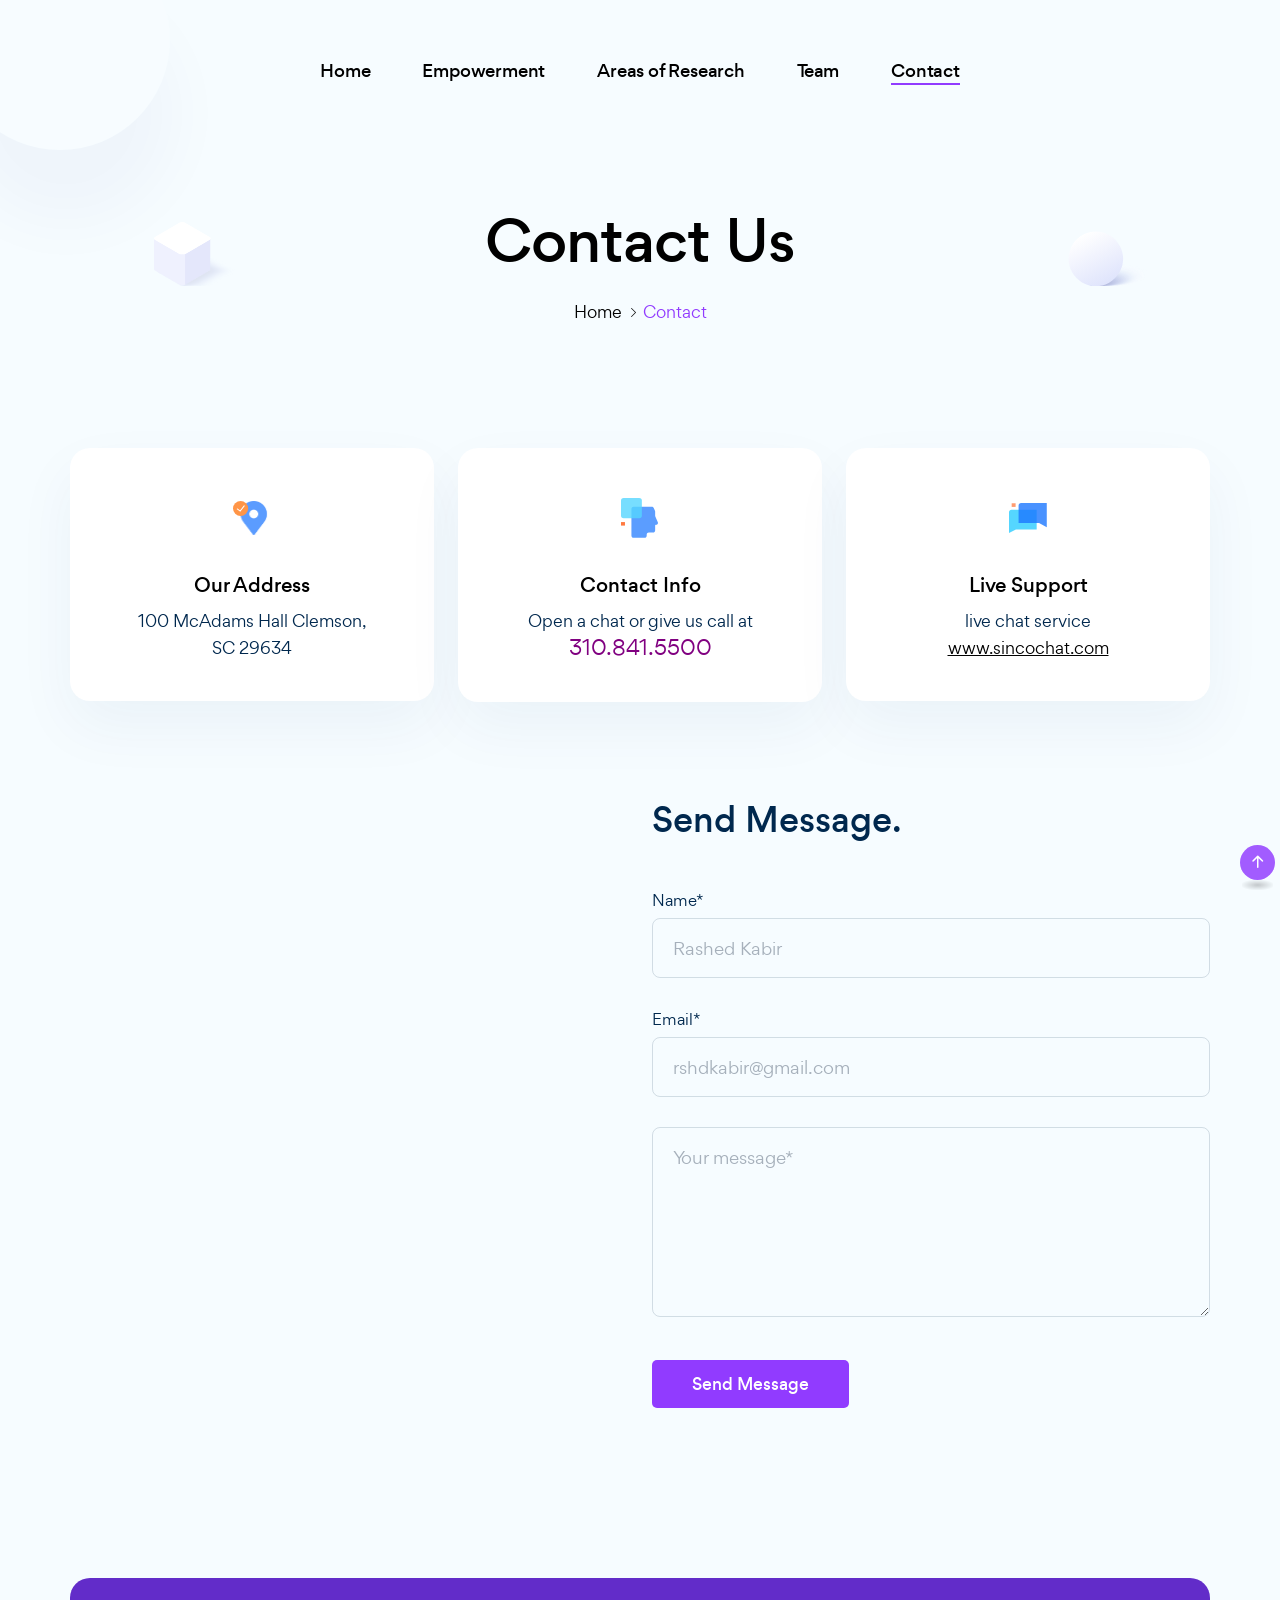
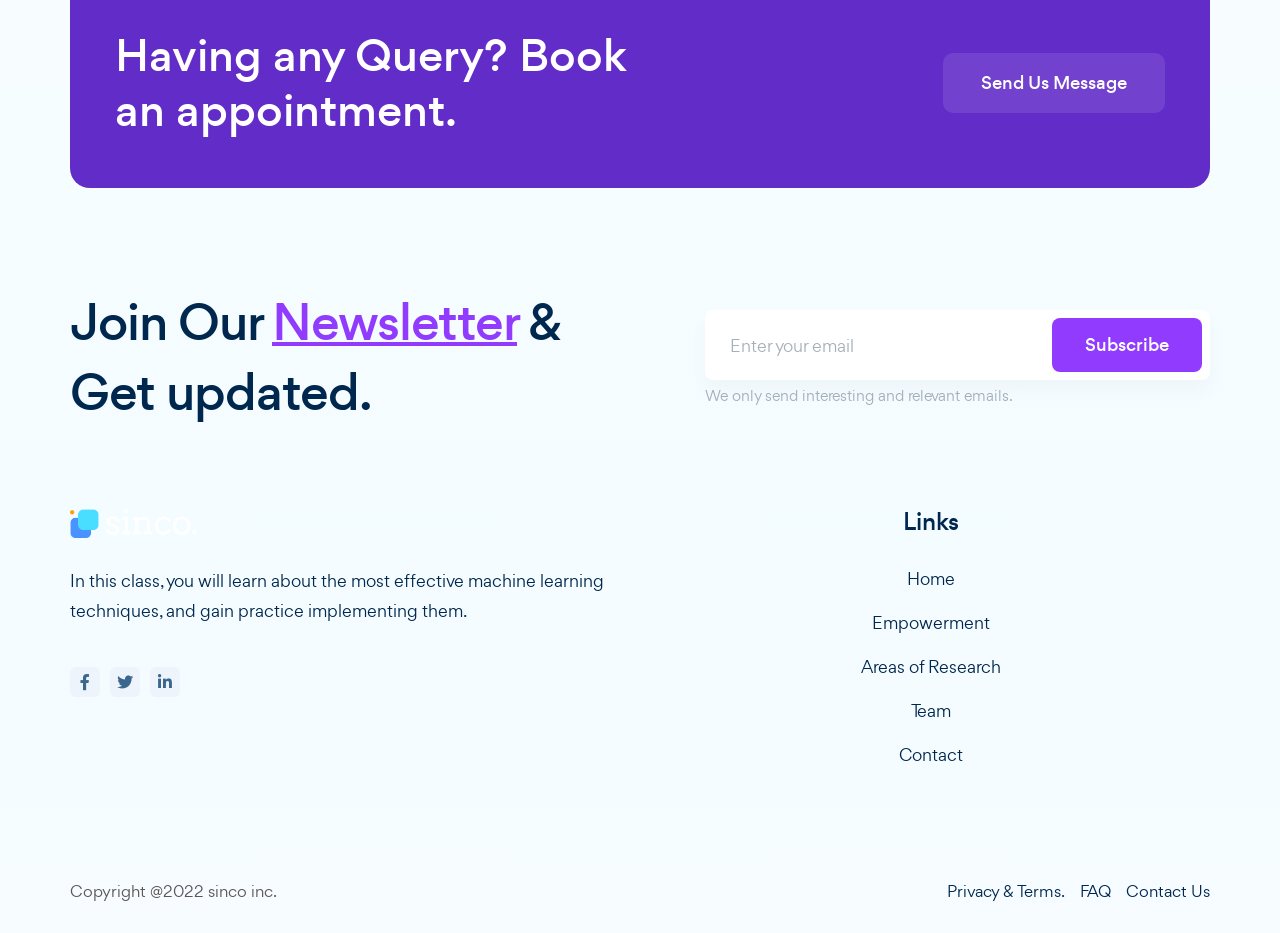
<file: contact-us.html>
<!DOCTYPE html>
<html lang="en">
	<head>
		<meta charset="UTF-8">
		<meta name="keywords" content="Data Science, Analytics, Data, sass, software company">
		<meta name="description" content="Sinco - Data Science & Analytics HTML5 Template is designed especially for the agency, multipurpose and business and those who offer business-related services.">
      	<meta property="og:site_name" content="Sinco">
      	<meta property="og:url" content="https://heloshape.com/">
      	<meta property="og:type" content="website">
      	<meta property="og:title" content="Sinco - Data Science & Analytics HTML5 Template">
		<meta name='og:image' content='images/assets/ogg.png'>
		<!-- For IE -->
		<meta http-equiv="X-UA-Compatible" content="IE=edge">
		<!-- For Resposive Device -->
		<meta name="viewport" content="width=device-width, initial-scale=1.0">
		<!-- For Window Tab Color -->
		<!-- Chrome, Firefox OS and Opera -->
		<meta name="theme-color" content="#913BFF">
		<!-- Windows Phone -->
		<meta name="msapplication-navbutton-color" content="#913BFF">
		<!-- iOS Safari -->
		<meta name="apple-mobile-web-app-status-bar-style" content="#913BFF">
		<title>Sinco - Data Science & Analytics HTML5 Template</title>
		<!-- Favicon -->
		<link rel="icon" type="image/png" sizes="56x56" href="images/fav-icon/icon.png">
		<!-- Main style sheet -->
		<link rel="stylesheet" type="text/css" href="css/style.css" media="all">
        <link rel="stylesheet" type="text/css" href="css/contact.css" media="all">
        <link rel="stylesheet" type="text/css" href="css/team.css" media="all">
		<link rel="stylesheet" type="text/css" href="css/white.css" media="all">
		<!-- responsive style sheet -->
		<link rel="stylesheet" type="text/css" href="css/responsive.css" media="all">

		<!-- Fix Internet Explorer ______________________________________-->
		<!--[if lt IE 9]>
			<script src="http://html5shiv.googlecode.com/svn/trunk/html5.js"></script>
			<script src="vendor/html5shiv.js"></script>
			<script src="vendor/respond.js"></script>
		<![endif]-->	
	</head>

	<body>
		<div class="main-page-wrapper">
			<!-- ===================================================
				Loading Transition
			==================================================== -->
			<section>
				<div id="preloader">
					<div id="ctn-preloader" class="ctn-preloader">
						<div class="animation-preloader">
							<div class="icon"><img src="images/logo/logo_01.svg" alt="" class="m-auto d-block" width="38"></div>
							<div class="txt-loading mt-2">
								<span data-text-preloader="S" class="letters-loading">
									S
								</span>
								<span data-text-preloader="I" class="letters-loading">
									I
								</span>
								<span data-text-preloader="N" class="letters-loading">
									N
								</span>
								<span data-text-preloader="C" class="letters-loading">
									C
								</span>
								<span data-text-preloader="O" class="letters-loading">
									O
								</span>
							</div>
						</div>	
					</div>
				</div>
			</section>


			<!-- 
			=============================================
				Search
			============================================== 
			-->
			<div class="offcanvas offcanvas-top theme-search-form bg-three justify-content-center" tabindex="-1" id="offcanvasTop">
				<button type="button" class="close-btn tran3s" data-bs-dismiss="offcanvas" aria-label="Close"><i class="bi bi-x-lg"></i></button>
				<div class="form-wrapper">
					<form action="#">
						<input type="text" placeholder="Search Keyword....">
					</form>
				</div> <!-- /.form-wrapper -->
			</div>

	<!-- 
			=============================================
				Theme Main Menu
			============================================== 
			-->
			<header class="theme-main-menu sticky-menu theme-menu-four">
				<div class="inner-content">
					<div class="d-flex align-items-center">
						<!-- <div class="logo order-lg-0"><a href="index.html" class="d-block"><img src="images/logo/logo_03.png" alt="" width="90"></a></div> -->

						<!-- <div style="visibility: hidden;" class="right-widget d-flex align-items-center ms-auto order-lg-3">
							<div class="call-button d-none d-xl-block me-5">Call us <a href="#">(+880) 321 782 110</a></div>
							<button class="menu-search-btn tran3s" type="button" data-bs-toggle="offcanvas" data-bs-target="#offcanvasTop" aria-controls="offcanvasTop"><i class="bi bi-search"></i></button>
							<a href="contact-us.html" class="send-msg-btn tran3s d-none d-lg-block">Send us Message</a>
						</div> -->
						
						<!-- /.right-widget -->

						<nav class="navbar navbar-expand-lg order-lg-2">
							<button class="navbar-toggler d-block d-lg-none" type="button" data-bs-toggle="collapse" data-bs-target="#navbarNav" aria-controls="navbarNav" aria-expanded="false" aria-label="Toggle navigation">
						    	<span></span>
						 	</button>
						    <div class="collapse navbar-collapse" id="navbarNav">
						    	<ul class="navbar-nav">
						    		<li class="d-block d-lg-none"><div class="logo"><a href="index.html"><img src="images/logo/logo_01.png" alt="" width="130"></a></div></li>
							        <li class="nav-item dropdown">
							        	<a class="nav-link dropdown-toggle" href="index-main.html" role="button">Home</a>
							        	<ul class="dropdown-menu">
											<li><a href="#" id="home_1" class="dropdown-item"><span>Who We Are?</span></a></li>
							                <li><a href="#" id="home_2" class="dropdown-item"><span>What We do?</span></a></li>
							                <li><a href="#" id="home_3" class="dropdown-item"><span>Use Inspired AI</span></a></li>
							                <li><a href="#" id="home_4" class="dropdown-item"><span>Human-Centric Approach</span></a></li>
						                </ul>
						            </li>
						            <li class="nav-item dropdown">
							        	<a class="nav-link dropdown-toggle" href="index.empowerment.html" role="button">Empowerment</a>
							        	<ul class="dropdown-menu">
							                <li class="dropdown-submenu dropdown">
							                	<a id ="empowerment_1" class="dropdown-item dropdown-toggle" data-bs-toggle="dropdown" data-bs-auto-close="outside" aria-expanded="false" href="#"><span>The empowerment concept</span></a>
							                	<!-- <ul class="dropdown-menu">
									            	<li><a href="about-us1.html" class="dropdown-item"><span>About Us One</span></a></li>
										            <li><a href="about-us2.html" class="dropdown-item"><span>About Us Two</span></a></li>
									            </ul> -->
							                </li>
							                <li class="dropdown-submenu dropdown">
							                	<a id ="empowerment_2" class="dropdown-item dropdown-toggle" data-bs-toggle="dropdown" data-bs-auto-close="outside" aria-expanded="false" href="#"><span>Mutually beneficial</span></a>
							                	<!-- <ul class="dropdown-menu">
									            	<li><a href="service-V1.html" class="dropdown-item"><span>Service One</span></a></li>
										            <li><a href="service-V2.html" class="dropdown-item"><span>Service Two</span></a></li>
										            <li><a href="service-details-V1.html" class="dropdown-item"><span>Service Details</span></a></li>
									            </ul> -->
							                </li>
							                <li class="dropdown-submenu dropdown">
							                	<a id ="empowerment_3"class="dropdown-item dropdown-toggle" data-bs-toggle="dropdown" data-bs-auto-close="outside" aria-expanded="false" href="#"><span>Well-being</span></a>
							                	<!-- <ul class="dropdown-menu">
									            	<li><a href="team.html" class="dropdown-item"><span>Team Member</span></a></li>
										            <li><a href="team-details.html" class="dropdown-item"><span>Team Details</span></a></li>
									            </ul> -->
							                </li>
											<li class="dropdown-submenu dropdown">
							                	<a id ="empowerment_4" class="dropdown-item dropdown-toggle" data-bs-toggle="dropdown" data-bs-auto-close="outside" aria-expanded="false" href="#"><span>Evaluating in Real-life Settings</span></a>
							                	<!-- <ul class="dropdown-menu">
									            	<li><a href="team.html" class="dropdown-item"><span>Team Member</span></a></li>
										            <li><a href="team-details.html" class="dropdown-item"><span>Team Details</span></a></li>
									            </ul> -->
							                </li>
							                <!-- <li class="dropdown-submenu dropdown">
							                	<a class="dropdown-item dropdown-toggle" data-bs-toggle="dropdown" data-bs-auto-close="outside" aria-expanded="false" href="#"><span>Evaluating in real-life settings</span></a>
							                	<ul class="dropdown-menu">
									            	<li><a href="faq.html" class="dropdown-item"><span>Faq</span></a></li>
									            	<li><a href="signin.html" class="dropdown-item"><span>Signin</span></a></li>
									            	<li><a href="sign-up.html" class="dropdown-item"><span>Signup</span></a></li>
							                		<li><a href="404.html" class="dropdown-item"><span>404 Error</span></a></li>
									            </ul>
							                </li> -->
							                <!-- <li><a href="testimonial.html" class="dropdown-item"><span>Testimonials</span></a></li>
							                <li><a href="pricing.html" class="dropdown-item"><span>Our Pricing</span></a></li> -->
						                </ul>
						            </li>
						            <li class="nav-item dropdown">
										<a  class="nav-link dropdown-toggle" href="index-Areas_of_research.html" role="button">Areas of Research</a>
							        	<ul class="dropdown-menu">
							                <li><a id="Areas_of_research_1" href="#" class="dropdown-item"><span>Trustworthy AI</span></a></li>
							                <li><a id="Areas_of_research_2" href="#" class="dropdown-item"><span>Active Learning</span></a></li>
							                <li><a id="Areas_of_research_3" href="#" class="dropdown-item"><span>AI for Social Good</span></a></li>
							                <li> <a id="Areas_of_research_4" href="#" href="portfolio-details-V1.html" class="dropdown-item"><span>Crowdsourcing</span></a></li>
						                </ul>
						            </li>
							        <li class="nav-item dropdown">
							        	<a class="nav-link dropdown-toggle" href="index-team.html" role="button">Team</a>
						                <ul class="dropdown-menu">
							                <li><a href="blog-V1.html" class="dropdown-item"><span>Open Innovation</span></a></li>
							                <li><a href="blog-V2.html" class="dropdown-item"><span>Members</span></a></li>
							                <!-- <li><a href="blog-V3.html" class="dropdown-item"><span>Blog Masonary</span></a></li>
							                <li><a href="blog-V4.html" class="dropdown-item"><span>Blog Standard</span></a></li>
							                <li><a href="blog-details.html" class="dropdown-item"><span>Blog Details</span></a></li> -->
						                </ul>
						            </li>
						            <li class="nav-item active">
							        	<a class="nav-link " href="contact-us.html" role="button">Contact</a>
						            </li>
						    	</ul>
						    	<!-- Mobile Content -->
						    	<div class="mobile-content d-block d-lg-none">
						    		<div class="d-flex flex-column align-items-center justify-content-center mt-70">
						    			<a href="contact-us.html" class="send-msg-btn tran3s mb-10">Send us Message</a>
						    			<div class="call-button">Call us <a href="#">(+880) 321 782 110</a></div>
						    		</div>
						    	</div> <!-- /.mobile-content -->
						    </div>
						</nav>
					</div>
				</div> <!-- /.inner-content -->
			</header>

		
			<!-- 
			=============================================
				Theme Inner Banner
			============================================== 
			-->
			<div class="theme-inner-banner">
				<div class="container">
					<h2 class="intro-title text-center">Contact Us</h2>
					<ul class="page-breadcrumb style-none d-flex justify-content-center">
						<li><a href="index-main.html">Home</a></li>
						<li class="current-page">Contact</li>
					</ul>
					<img src="images/shape/shape_38.svg" alt="" class="shapes shape-one">
					<img src="images/shape/shape_39.svg" alt="" class="shapes shape-two">
				</div>
			</div> <!-- /.theme-inner-banner -->

			
			

			<!-- 
			=============================================
				Contact Section One
			============================================== 
			-->
			
			<div class="contact-section-one mb-170 lg-mb-120">
				<div class="container">
					<div class="row">
						<div class="col-md-4">
							<div class="address-block-two text-center mb-40 sm-mb-20">
								<div class="icon d-flex align-items-center justify-content-center m-auto"><img src="images/icon/icon_17.svg" alt=""></div>
								<h5 class="title">Our Address</h5>
								<p>100 McAdams Hall
									Clemson,<br> SC 29634</p>
							</div> <!-- /.address-block-two -->
						</div>
						<div class="col-md-4">
							<div class="address-block-two text-center mb-40 sm-mb-20">
								<div class="icon d-flex align-items-center justify-content-center m-auto"><img src="images/icon/icon_18.svg" alt=""></div>
								<h5 class="title">Contact Info</h5>
								<p>Open a chat or give us call at <br><a href="tel:310.841.5500" class="call">310.841.5500</a></p>
							</div> <!-- /.address-block-two -->
						</div>
						<div class="col-md-4">
							<div class="address-block-two text-center mb-40 sm-mb-20">
								<div class="icon d-flex align-items-center justify-content-center m-auto"><img src="images/icon/icon_19.svg" alt=""></div>
								<h5 class="title">Live Support</h5>
								<p>live chat service <br><a href="#" class="webaddress">www.sincochat.com</a></p>
							</div> <!-- /.address-block-two -->
						</div>
					</div>
				</div>

				<div class="mt-100 lg-mt-70">
					<div class="container">
						<div class="row gx-xxl-5">
							<div class="col-lg-6 d-flex order-lg-last">
								<div class="form-style-one">
									<h3 class="form-title pb-40 lg-pb-20">Send Message.</h3>
									<form action="inc/contact.php" id="contact-form" data-toggle="validator" novalidate="true">
										<div class="messages"></div>
										<div class="row controls">
											<div class="col-12">
												<div class="input-group-meta form-group mb-30">
													<label>Name*</label>
													<input type="text" placeholder="Rashed Kabir" name="name" required="required" data-error="Name is required.">
													<div class="help-block with-errors"></div>
												</div>
											</div>
											
											<div class="col-12">
												<div class="input-group-meta form-group mb-30">
													<label>Email*</label>
													<input type="email" placeholder="rshdkabir@gmail.com" name="email" required="required" data-error="Valid email is required.">
													<div class="help-block with-errors"></div>
												</div>
											</div>
											<div class="col-12">
												<div class="input-group-meta form-group mb-30">
													<textarea placeholder="Your message*" name="message" required="required" data-error="Please,leave us a message."></textarea>
													<div class="help-block with-errors"></div>
												</div>
											</div>
											<div class="col-12"><button class="btn-eight ripple-btn">Send Message</button></div>
										</div>
									</form>
								</div> <!-- /.form-style-one -->
							</div>

							<div class="col-lg-6 d-flex order-lg-first">
								<div class="map-area-one mt-10 me-lg-4 md-mt-50">
									<div class="mapouter">
										<div class="gmap_canvas">
											<iframe class="gmap_iframe" src="https://maps.google.com/maps?width=600&amp;height=400&amp;hl=en&amp;q=dhaka collage&amp;t=&amp;z=12&amp;ie=UTF8&amp;iwloc=B&amp;output=embed"></iframe>
										</div>
									</div>
								</div> <!-- /.map-area-one -->
							</div>
						</div>
					</div>
				</div>
			</div>


			<!-- 
			=============================================
				Fancy Short Banner Five
			============================================== 
			-->
			<div class="fancy-short-banner-five">
				<div class="container">
					<div class="bg-wrapper">
						<div class="row align-items-center">
							<div class="col-lg-6 text-center text-lg-start" data-aos="fade-right">
								<h3 class="pe-xxl-5 md-pb-20">Having any Query? Book an appointment.</h3>
							</div>
							<div class="col-lg-6 text-center text-lg-end" data-aos="fade-left">
								<a href="contact-us.html" class="msg-btn tran3s">Send Us Message</a>
							</div>
						</div>
					</div> <!-- /.bg-wrapper -->
				</div> <!-- /.container -->
			</div> <!-- /.fancy-short-banner-five -->

		

			<!--
			=====================================================
				Footer
			=====================================================
			-->
			<div class="footer-style-four space-fix-one theme-basic-footer">
				<div class="container">
					<div class="inner-wrapper">
						<div class="subscribe-area">
							<div class="row align-items-center">
								<div class="col-md-6">
									<div class="title-style-four sm-pb-20">
										<h4 class="main-title">Join Our <span>Newsletter</span> & Get updated.</h4>
									</div> <!-- /.title-style-four -->
								</div>
								<div class="col-md-6">
									<div class="subscribe-form">
										<form action="#">
											<input type="email" placeholder="Enter your email">
											<button class="ripple-btn tran3s">Subscribe</button>
										</form>
										<p>We only send interesting and relevant emails.</p>
									</div> <!-- /.subscribe-form -->
								</div>
							</div>
						</div> <!-- /.subscribe-area -->
						<div class="row">
							<div class="col-lg-6 footer-intro mb-40">
								<div class="logo"><a href="index.html"><img src="images/logo/logo_01.png" alt="" width="130"></a></div>
								<p>In this class, you will learn about the most effective machine learning techniques, and gain practice implementing them.</p>
								<ul class="d-flex social-icon style-none">
									<li><a href="#"><i class="fab fa-facebook-f"></i></a></li>
									<li><a href="#"><i class="fab fa-twitter"></i></a></li>
									<li><a href="#"><i class="fab fa-linkedin-in"></i></a></li>
								</ul>
							</div>
							<div style= "text-align: center;" class="col-lg-6 col-sm-6 ms-auto mb-30 ">
								<h5 class="footer-title">Links</h5>
								<ul class="footer-nav-link style-none">
									<li><a href="index-main.html">Home</a></li>
									<li><a href="index.empowerment.html">Empowerment</a></li>
									<li><a href="index-Areas_of_research.html">Areas of Research</a></li>
									<li><a href="index-team.html">Team</a></li>
									<li><a href="contact-us.html">Contact</a></li>
								</ul>
							</div>
							<!-- <div class="col-lg-3 col-sm-4 mb-30">
								<h5 class="footer-title">Services</h5>
								<ul class="footer-nav-link style-none">
									<li><a href="service-details-V1.html">Artificial Intelligence</a></li>
									<li><a href="service-details-V1.html">Data Analytics</a></li>
									<li><a href="service-details-V1.html">Data Visualization</a></li>
									<li><a href="service-details-V1.html">Deep Learning</a></li>
									<li><a href="service-details-V1.html">Statistical Modeling</a></li>
								</ul>
							</div>
							<div class="col-xl-2 col-lg-3 col-sm-4 mb-30">
								<h5 class="footer-title">Legal</h5>
								<ul class="footer-nav-link style-none">
									<li><a href="faq.html">Terms of use</a></li>
									<li><a href="faq.html">Terms & conditions</a></li>
									<li><a href="faq.html">Privacy policy</a></li>
									<li><a href="faq.html">Cookie policy</a></li>
								</ul>
							</div> -->
						</div>

						<div class="bottom-footer">
							<div class="d-lg-flex justify-content-between align-items-center">
								<ul class="order-lg-1 pb-15 d-flex justify-content-center footer-nav style-none">
									<li><a href="faq.html">Privacy &amp; Terms.</a></li>
									<li><a href="faq.html">FAQ</a></li>
									<li><a href="contact-us.html">Contact Us</a></li>
								</ul>
								<p class="copyright text-center order-lg-0 pb-15">Copyright @2022 sinco inc.</p>
							</div>
						</div>
					</div> <!-- /.inner-wrapper -->
				</div>
			</div> <!-- /.footer-style-four -->


			<button class="scroll-top">
				<i class="bi bi-arrow-up-short"></i>
			</button>
			
			


		<!-- Optional JavaScript _____________________________  -->

    	<!-- jQuery first, then Bootstrap JS -->
    	<!-- jQuery -->
		<script src="vendor/jquery.min.js"></script>
		<!-- Bootstrap JS -->
		<script src="vendor/bootstrap/js/bootstrap.bundle.min.js"></script>
		<!-- AOS js -->
		<script src="vendor/aos-next/dist/aos.js"></script>
		<!-- Slick Slider -->
		<script src="vendor/slick/slick.min.js"></script>
		<!-- js Counter -->
		<script src="vendor/jquery.counterup.min.js"></script>
		<script src="vendor/jquery.waypoints.min.js"></script>
		<!-- Fancybox -->
		<script src="vendor/fancybox/dist/jquery.fancybox.min.js"></script>
		<!-- validator js -->
    	<script src="vendor/validator.js"></script>

		<!-- Theme js -->
		<script src="js/theme.js"></script>
		<script src="js/contact.js"></script>
		</div> <!-- /.main-page-wrapper -->
	</body>
</html>
</file>
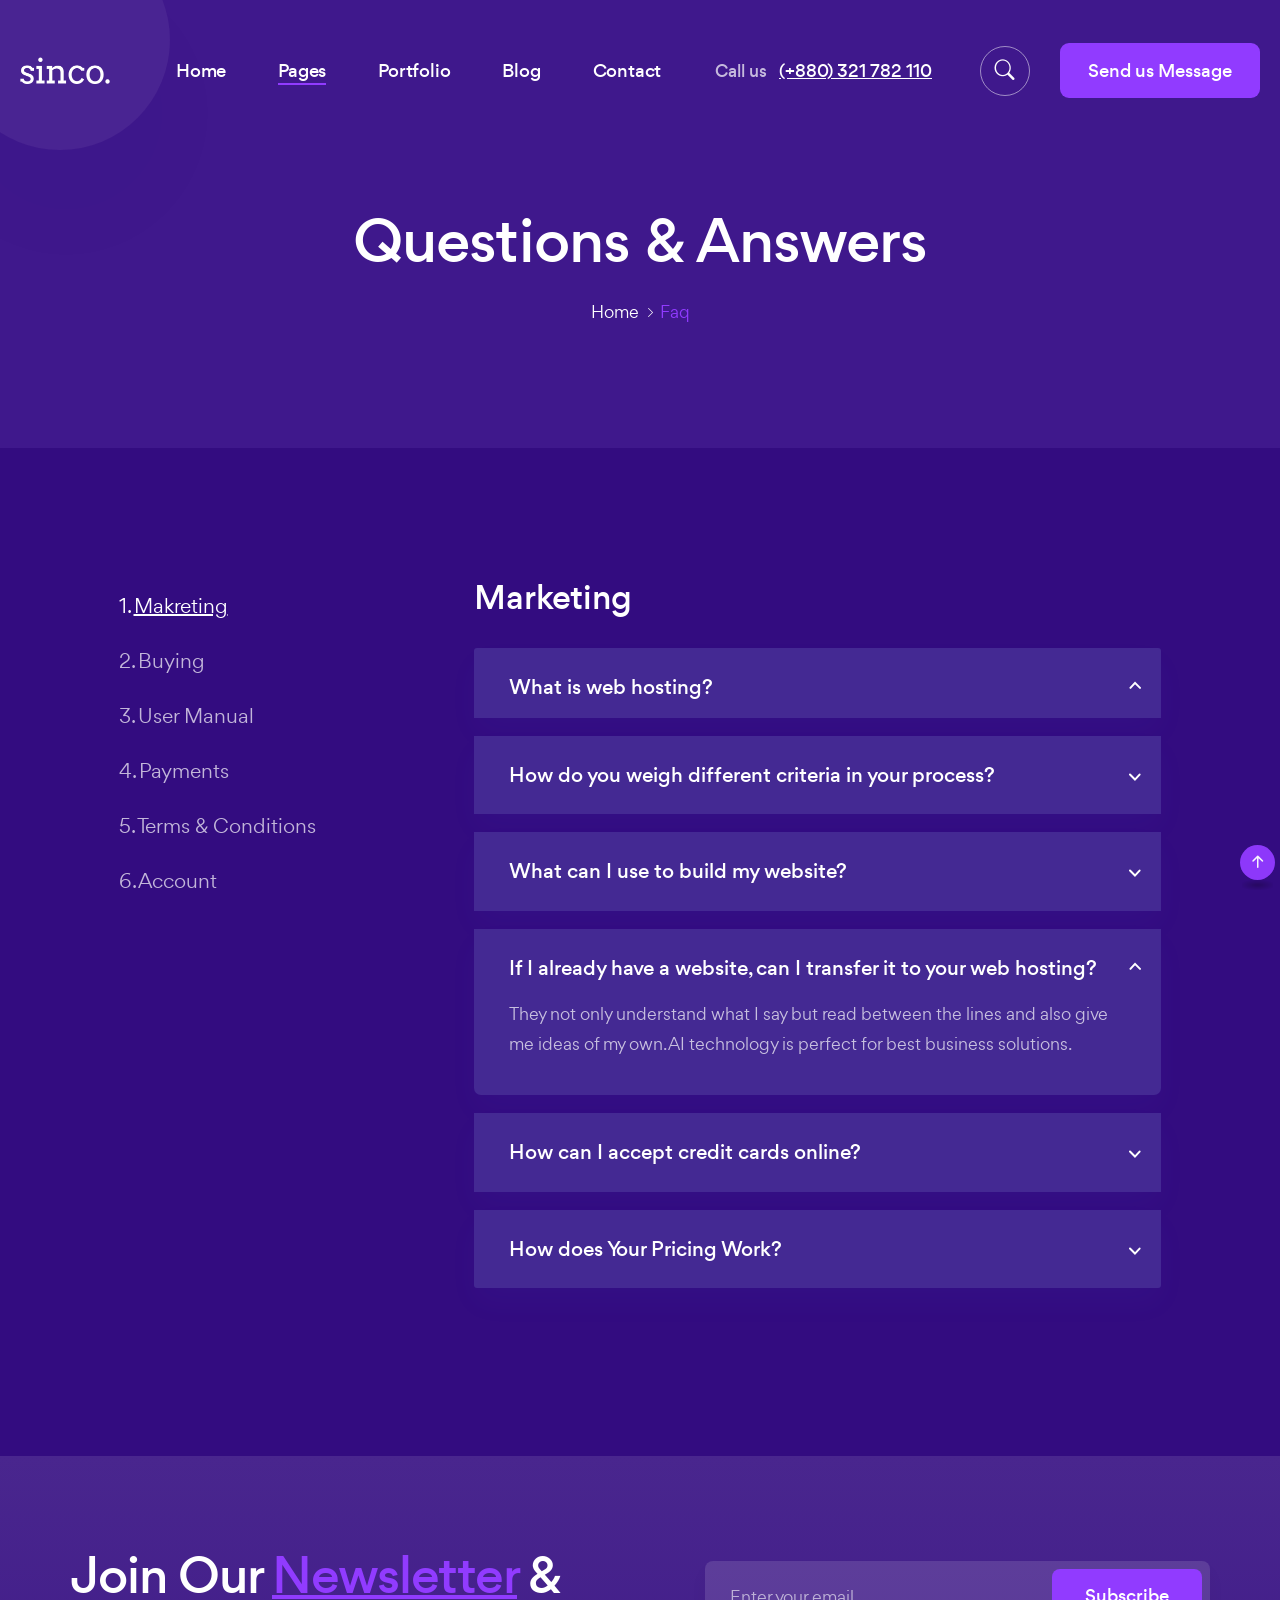
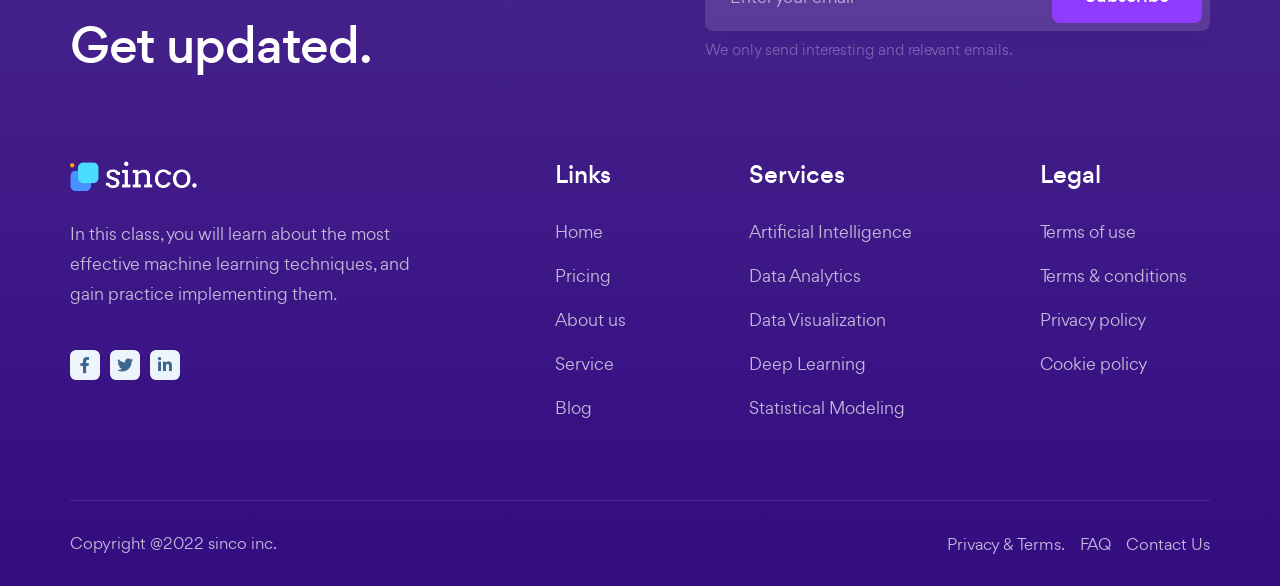
<file: faq.html>
<!DOCTYPE html>
<html lang="en">
	<head>
		<meta charset="UTF-8">
		<meta name="keywords" content="Data Science, Analytics, Data, sass, software company">
		<meta name="description" content="Sinco - Data Science & Analytics HTML5 Template is designed especially for the agency, multipurpose and business and those who offer business-related services.">
      	<meta property="og:site_name" content="Sinco">
      	<meta property="og:url" content="https://heloshape.com/">
      	<meta property="og:type" content="website">
      	<meta property="og:title" content="Sinco - Data Science & Analytics HTML5 Template">
		<meta name='og:image' content='images/assets/ogg.png'>
		<!-- For IE -->
		<meta http-equiv="X-UA-Compatible" content="IE=edge">
		<!-- For Resposive Device -->
		<meta name="viewport" content="width=device-width, initial-scale=1.0">
		<!-- For Window Tab Color -->
		<!-- Chrome, Firefox OS and Opera -->
		<meta name="theme-color" content="#913BFF">
		<!-- Windows Phone -->
		<meta name="msapplication-navbutton-color" content="#913BFF">
		<!-- iOS Safari -->
		<meta name="apple-mobile-web-app-status-bar-style" content="#913BFF">
		<title>Sinco - Data Science & Analytics HTML5 Template</title>
		<!-- Favicon -->
		<link rel="icon" type="image/png" sizes="56x56" href="images/fav-icon/icon.png">
		<!-- Main style sheet -->
		<link rel="stylesheet" type="text/css" href="css/style.css" media="all">
		<!-- responsive style sheet -->
		<link rel="stylesheet" type="text/css" href="css/responsive.css" media="all">

		<!-- Fix Internet Explorer ______________________________________-->
		<!--[if lt IE 9]>
			<script src="http://html5shiv.googlecode.com/svn/trunk/html5.js"></script>
			<script src="vendor/html5shiv.js"></script>
			<script src="vendor/respond.js"></script>
		<![endif]-->	
	</head>

	<body>
		<div class="main-page-wrapper">
			<!-- ===================================================
				Loading Transition
			==================================================== -->
			<section>
				<div id="preloader">
					<div id="ctn-preloader" class="ctn-preloader">
						<div class="animation-preloader">
							<div class="icon"><img src="images/logo/logo_01.svg" alt="" class="m-auto d-block" width="38"></div>
							<div class="txt-loading mt-2">
								<span data-text-preloader="S" class="letters-loading">
									S
								</span>
								<span data-text-preloader="I" class="letters-loading">
									I
								</span>
								<span data-text-preloader="N" class="letters-loading">
									N
								</span>
								<span data-text-preloader="C" class="letters-loading">
									C
								</span>
								<span data-text-preloader="O" class="letters-loading">
									O
								</span>
							</div>
						</div>	
					</div>
				</div>
			</section>


			<!-- 
			=============================================
				Search
			============================================== 
			-->
			<div class="offcanvas offcanvas-top theme-search-form bg-three justify-content-center" tabindex="-1" id="offcanvasTop">
				<button type="button" class="close-btn tran3s" data-bs-dismiss="offcanvas" aria-label="Close"><i class="bi bi-x-lg"></i></button>
				<div class="form-wrapper">
					<form action="#">
						<input type="text" placeholder="Search Keyword....">
					</form>
				</div> <!-- /.form-wrapper -->
			</div>


			<!-- 
			=============================================
				Theme Main Menu
			============================================== 
			-->
			<header class="theme-main-menu sticky-menu theme-menu-four">
				<div class="inner-content">
					<div class="d-flex align-items-center">
						<div class="logo order-lg-0"><a href="index.html" class="d-block"><img src="images/logo/logo_03.png" alt="" width="90"></a></div>

						<div class="right-widget d-flex align-items-center ms-auto order-lg-3">
							<div class="call-button d-none d-xl-block me-5">Call us <a href="#">(+880) 321 782 110</a></div>
							<button class="menu-search-btn tran3s" type="button" data-bs-toggle="offcanvas" data-bs-target="#offcanvasTop" aria-controls="offcanvasTop"><i class="bi bi-search"></i></button>
							<a href="contact-us.html" class="send-msg-btn tran3s d-none d-lg-block">Send us Message</a>
						</div> <!-- /.right-widget -->

						<nav class="navbar navbar-expand-lg order-lg-2">
							<button class="navbar-toggler d-block d-lg-none" type="button" data-bs-toggle="collapse" data-bs-target="#navbarNav" aria-controls="navbarNav" aria-expanded="false" aria-label="Toggle navigation">
						    	<span></span>
						 	</button>
						    <div class="collapse navbar-collapse" id="navbarNav">
						    	<ul class="navbar-nav">
						    		<li class="d-block d-lg-none"><div class="logo"><a href="index.html"><img src="images/logo/logo_01.png" alt="" width="130"></a></div></li>
							        <li class="nav-item dropdown">
							        	<a class="nav-link dropdown-toggle" href="#" role="button" data-bs-toggle="dropdown" data-bs-auto-close="outside" aria-expanded="false">Home</a>
							        	<ul class="dropdown-menu">
							                <li><a href="index.html" class="dropdown-item"><span>User Analysis</span></a></li>
							                <li><a href="index-2.html" class="dropdown-item"><span>Artificial Intelligence</span></a></li>
							                <li><a href="index-3.html" class="dropdown-item"><span>Data Science</span></a></li>
							                <li><a href="index-4.html" class="dropdown-item"><span>Chatboot</span></a></li>
							                <li><a href="index-5.html" class="dropdown-item"><span>Machine Learning</span></a></li>
						                </ul>
						            </li>
						            <li class="nav-item active dropdown">
							        	<a class="nav-link dropdown-toggle" href="#" role="button" data-bs-toggle="dropdown" data-bs-auto-close="outside" aria-expanded="false">Pages</a>
							        	<ul class="dropdown-menu">
							                <li class="dropdown-submenu dropdown">
							                	<a class="dropdown-item dropdown-toggle" data-bs-toggle="dropdown" data-bs-auto-close="outside" aria-expanded="false" href="#"><span>About Us</span></a>
							                	<ul class="dropdown-menu">
									            	<li><a href="about-us1.html" class="dropdown-item"><span>About Us One</span></a></li>
										            <li><a href="about-us2.html" class="dropdown-item"><span>About Us Two</span></a></li>
									            </ul>
							                </li>
							                <li class="dropdown-submenu dropdown">
							                	<a class="dropdown-item dropdown-toggle" data-bs-toggle="dropdown" data-bs-auto-close="outside" aria-expanded="false" href="#"><span>Services</span></a>
							                	<ul class="dropdown-menu">
									            	<li><a href="service-V1.html" class="dropdown-item"><span>Service One</span></a></li>
										            <li><a href="service-V2.html" class="dropdown-item"><span>Service Two</span></a></li>
										            <li><a href="service-details-V1.html" class="dropdown-item"><span>Service Details</span></a></li>
									            </ul>
							                </li>
							                <li class="dropdown-submenu dropdown">
							                	<a class="dropdown-item dropdown-toggle" data-bs-toggle="dropdown" data-bs-auto-close="outside" aria-expanded="false" href="#"><span>Our Team</span></a>
							                	<ul class="dropdown-menu">
									            	<li><a href="team.html" class="dropdown-item"><span>Team Member</span></a></li>
										            <li><a href="team-details.html" class="dropdown-item"><span>Team Details</span></a></li>
									            </ul>
							                </li>
							                <li class="dropdown-submenu dropdown">
							                	<a class="dropdown-item dropdown-toggle" data-bs-toggle="dropdown" data-bs-auto-close="outside" aria-expanded="false" href="#"><span>Other Pages</span></a>
							                	<ul class="dropdown-menu">
									            	<li><a href="faq.html" class="dropdown-item"><span>Faq</span></a></li>
									            	<li><a href="signin.html" class="dropdown-item"><span>Signin</span></a></li>
									            	<li><a href="sign-up.html" class="dropdown-item"><span>Signup</span></a></li>
							                		<li><a href="404.html" class="dropdown-item"><span>404 Error</span></a></li>
									            </ul>
							                </li>
							                <li><a href="testimonial.html" class="dropdown-item"><span>Testimonials</span></a></li>
							                <li><a href="pricing.html" class="dropdown-item"><span>Our Pricing</span></a></li>
						                </ul>
						            </li>
						            <li class="nav-item dropdown">
							        	<a class="nav-link dropdown-toggle" href="#" role="button" data-bs-toggle="dropdown" data-bs-auto-close="outside" aria-expanded="false">Portfolio</a>
							        	<ul class="dropdown-menu">
							                <li><a href="portfolio-V1.html" class="dropdown-item"><span>Portfolio 3 Column</span></a></li>
							                <li><a href="portfolio-V2.html" class="dropdown-item"><span>Portfolio 2 Column</span></a></li>
							                <li><a href="portfolio-V3.html" class="dropdown-item"><span>Portfolio Masonry</span></a></li>
							                <li><a href="portfolio-details-V1.html" class="dropdown-item"><span>Single Portfolio</span></a></li>
						                </ul>
						            </li>
							        <li class="nav-item dropdown">
							        	<a class="nav-link dropdown-toggle" href="#" role="button" data-bs-toggle="dropdown" data-bs-auto-close="outside" aria-expanded="false">Blog</a>
						                <ul class="dropdown-menu">
							                <li><a href="blog-V1.html" class="dropdown-item"><span>Grid Layout</span></a></li>
							                <li><a href="blog-V2.html" class="dropdown-item"><span>Grid With Sidebar</span></a></li>
							                <li><a href="blog-V3.html" class="dropdown-item"><span>Blog Masonary</span></a></li>
							                <li><a href="blog-V4.html" class="dropdown-item"><span>Blog Standard</span></a></li>
							                <li><a href="blog-details.html" class="dropdown-item"><span>Blog Details</span></a></li>
						                </ul>
						            </li>
						            <li class="nav-item">
							        	<a class="nav-link" href="contact-us.html" role="button">Contact</a>
						            </li>
						    	</ul>
						    	<!-- Mobile Content -->
						    	<div class="mobile-content d-block d-lg-none">
						    		<div class="d-flex flex-column align-items-center justify-content-center mt-70">
						    			<a href="contact-us.html" class="send-msg-btn tran3s mb-10">Send us Message</a>
						    			<div class="call-button">Call us <a href="#">(+880) 321 782 110</a></div>
						    		</div>
						    	</div> <!-- /.mobile-content -->
						    </div>
						</nav>
					</div>
				</div> <!-- /.inner-content -->
			</header> <!-- /.theme-main-menu -->


			
			<!-- 
			=============================================
				Theme Inner Banner
			============================================== 
			-->
			<div class="theme-inner-banner">
				<div class="container">
					<h2 class="intro-title text-center">Questions & Answers</h2>
					<ul class="page-breadcrumb style-none d-flex justify-content-center">
						<li><a href="index.html">Home</a></li>
						<li class="current-page">Faq</li>
					</ul>
				</div>
			</div> <!-- /.theme-inner-banner -->
			


			<!--
			=====================================================
				FAQ Section One
			=====================================================
			-->
			<div class="faq-section-one mt-130 mb-150 lg-mt-80 lg-mb-80">
				<div class="container">
					<div class="row">
						<div class="col-xxl-10 col-xl-11 m-auto">
							<div class="row">
								<div class="col-xl-4 col-lg-3">
									<ul class="faq-list-item style-none md-mb-60">
										<li class="active"><a href="#">1. <span>Makreting</span></a></li>
										<li><a href="#">2. <span>Buying</span></a></li>
										<li><a href="#">3. <span>User Manual</span></a></li>
										<li><a href="#">4. <span>Payments</span></a></li>
										<li><a href="#">5. <span>Terms & Conditions</span></a></li>
										<li><a href="#">6. <span>Account</span></a></li>
									</ul>
								</div>

								<div class="col-xl-8 col-lg-9" data-aos="fade-left">
									<h3 class="faq-title">Marketing</h3>
									<div class="accordion accordion-style-one" id="accordionOne">
										<div class="accordion-item">
										    <div class="accordion-header" id="headingOne">
										      	<button class="accordion-button" type="button" data-bs-toggle="collapse" data-bs-target="#collapseOne" aria-expanded="false" aria-controls="collapseOne">
										        	What is web hosting?
										      	</button>
										    </div>
										    <div id="collapseOne" class="accordion-collapse collapse" aria-labelledby="headingOne" data-bs-parent="#accordionOne">
										    	<div class="accordion-body">
										        	<p>They not only understand what I say but read between the lines and also give me ideas of my own. AI technology is perfect for best business solutions. </p>
										    	</div>
										    </div>
									  	</div>
									  	<div class="accordion-item">
										    <div class="accordion-header" id="headingTwo">
										      	<button class="accordion-button collapsed" type="button" data-bs-toggle="collapse" data-bs-target="#collapseTwo" aria-expanded="false" aria-controls="collapseTwo">
										        	How do you weigh different criteria in your process?
										      	</button>
										    </div>
										    <div id="collapseTwo" class="accordion-collapse collapse" aria-labelledby="headingTwo" data-bs-parent="#accordionOne">
										      	<div class="accordion-body">
										        	<p>They not only understand what I say but read between the lines and also give me ideas of my own. AI technology is perfect for best business solutions. </p>
										    	</div>
										    </div>
									  	</div>
									  	<div class="accordion-item">
										    <div class="accordion-header" id="headingThree">
										   		<button class="accordion-button collapsed" type="button" data-bs-toggle="collapse" data-bs-target="#collapseThree" aria-expanded="false" aria-controls="collapseThree">
										        	What can I use to build my website?
										      	</button>
										    </div>
										    <div id="collapseThree" class="accordion-collapse collapse" aria-labelledby="headingThree" data-bs-parent="#accordionOne">
										    	<div class="accordion-body">
										        	<p>They not only understand what I say but read between the lines and also give me ideas of my own. AI technology is perfect for best business solutions. </p>
										    	</div>
										    </div>
										</div>
										<div class="accordion-item">
										    <div class="accordion-header" id="headingFour">
										   		<button class="accordion-button" type="button" data-bs-toggle="collapse" data-bs-target="#collapseFour" aria-expanded="true" aria-controls="collapseFour">
										        	If I already have a website, can I transfer it to your web hosting?
										      	</button>
										    </div>
										    <div id="collapseFour" class="accordion-collapse collapse show" aria-labelledby="headingFour" data-bs-parent="#accordionOne">
										    	<div class="accordion-body">
										        	<p>They not only understand what I say but read between the lines and also give me ideas of my own. AI technology is perfect for best business solutions. </p>
										    	</div>
										    </div>
										</div>
										<div class="accordion-item">
										    <div class="accordion-header" id="headingFive">
										   		<button class="accordion-button collapsed" type="button" data-bs-toggle="collapse" data-bs-target="#collapseFive" aria-expanded="false" aria-controls="collapseFive">
										        	How can I accept credit cards online?
										      	</button>
										    </div>
										    <div id="collapseFive" class="accordion-collapse collapse" aria-labelledby="headingFive" data-bs-parent="#accordionOne">
										    	<div class="accordion-body">
										        	<p>They not only understand what I say but read between the lines and also give me ideas of my own. AI technology is perfect for best business solutions. </p>
										    	</div>
										    </div>
										</div>
										<div class="accordion-item">
										    <div class="accordion-header" id="headingSix">
										   		<button class="accordion-button collapsed" type="button" data-bs-toggle="collapse" data-bs-target="#collapseSix" aria-expanded="false" aria-controls="collapseSix">
										        	How does Your Pricing Work?
										      	</button>
										    </div>
										    <div id="collapseSix" class="accordion-collapse collapse" aria-labelledby="headingSix" data-bs-parent="#accordionOne">
										    	<div class="accordion-body">
										        	<p>They not only understand what I say but read between the lines and also give me ideas of my own. AI technology is perfect for best business solutions. </p>
										    	</div>
										    </div>
										</div>
									</div>
								</div>
							</div>
						</div>
					</div>
				</div> <!-- /.container -->
			</div> <!-- /.faq-section-one -->

		

			<!--
			=====================================================
				Footer
			=====================================================
			-->
			<div class="footer-style-four theme-basic-footer">
				<div class="container">
					<div class="inner-wrapper">
						<div class="subscribe-area">
							<div class="row align-items-center">
								<div class="col-md-6">
									<div class="title-style-four sm-pb-20">
										<h4 class="main-title">Join Our <span>Newsletter</span> & Get updated.</h4>
									</div> <!-- /.title-style-four -->
								</div>
								<div class="col-md-6">
									<div class="subscribe-form">
										<form action="#">
											<input type="email" placeholder="Enter your email">
											<button class="ripple-btn tran3s">Subscribe</button>
										</form>
										<p>We only send interesting and relevant emails.</p>
									</div> <!-- /.subscribe-form -->
								</div>
							</div>
						</div> <!-- /.subscribe-area -->
						<div class="row">
							<div class="col-lg-4 footer-intro mb-40">
								<div class="logo"><a href="index.html"><img src="images/logo/logo_01.png" alt="" width="130"></a></div>
								<p>In this class, you will learn about the most effective machine learning techniques, and gain practice implementing them.</p>
								<ul class="d-flex social-icon style-none">
									<li><a href="#"><i class="fab fa-facebook-f"></i></a></li>
									<li><a href="#"><i class="fab fa-twitter"></i></a></li>
									<li><a href="#"><i class="fab fa-linkedin-in"></i></a></li>
								</ul>
							</div>
							<div class="col-lg-2 col-sm-4 ms-auto mb-30">
								<h5 class="footer-title">Links</h5>
								<ul class="footer-nav-link style-none">
									<li><a href="index.html">Home</a></li>
									<li><a href="pricing.html">Pricing</a></li>
									<li><a href="about-us2.html">About us</a></li>
									<li><a href="service-V1.html">Service</a></li>
									<li><a href="blog-V1.html">Blog</a></li>
								</ul>
							</div>
							<div class="col-lg-3 col-sm-4 mb-30">
								<h5 class="footer-title">Services</h5>
								<ul class="footer-nav-link style-none">
									<li><a href="service-details-V1.html">Artificial Intelligence</a></li>
									<li><a href="service-details-V1.html">Data Analytics</a></li>
									<li><a href="service-details-V1.html">Data Visualization</a></li>
									<li><a href="service-details-V1.html">Deep Learning</a></li>
									<li><a href="service-details-V1.html">Statistical Modeling</a></li>
								</ul>
							</div>
							<div class="col-xl-2 col-lg-3 col-sm-4 mb-30">
								<h5 class="footer-title">Legal</h5>
								<ul class="footer-nav-link style-none">
									<li><a href="faq.html">Terms of use</a></li>
									<li><a href="faq.html">Terms & conditions</a></li>
									<li><a href="faq.html">Privacy policy</a></li>
									<li><a href="faq.html">Cookie policy</a></li>
								</ul>
							</div>
						</div>

						<div class="bottom-footer">
							<div class="d-lg-flex justify-content-between align-items-center">
								<ul class="order-lg-1 pb-15 d-flex justify-content-center footer-nav style-none">
									<li><a href="faq.html">Privacy &amp; Terms.</a></li>
									<li><a href="faq.html">FAQ</a></li>
									<li><a href="contact-us.html">Contact Us</a></li>
								</ul>
								<p class="copyright text-center order-lg-0 pb-15">Copyright @2022 sinco inc.</p>
							</div>
						</div>
					</div> <!-- /.inner-wrapper -->
				</div>
			</div> <!-- /.footer-style-four -->


			<button class="scroll-top">
				<i class="bi bi-arrow-up-short"></i>
			</button>
			
			


		<!-- Optional JavaScript _____________________________  -->

    	<!-- jQuery first, then Bootstrap JS -->
    	<!-- jQuery -->
		<script src="vendor/jquery.min.js"></script>
		<!-- Bootstrap JS -->
		<script src="vendor/bootstrap/js/bootstrap.bundle.min.js"></script>
		<!-- AOS js -->
		<script src="vendor/aos-next/dist/aos.js"></script>
		<!-- Slick Slider -->
		<script src="vendor/slick/slick.min.js"></script>
		<!-- js Counter -->
		<script src="vendor/jquery.counterup.min.js"></script>
		<script src="vendor/jquery.waypoints.min.js"></script>
		<!-- Fancybox -->
		<script src="vendor/fancybox/dist/jquery.fancybox.min.js"></script>
		<!-- isotop -->
		<script  src="vendor/isotope.pkgd.min.js"></script>

		<!-- Theme js -->
		<script src="js/theme.js"></script>
		</div> <!-- /.main-page-wrapper -->
	</body>
</html>
</file>
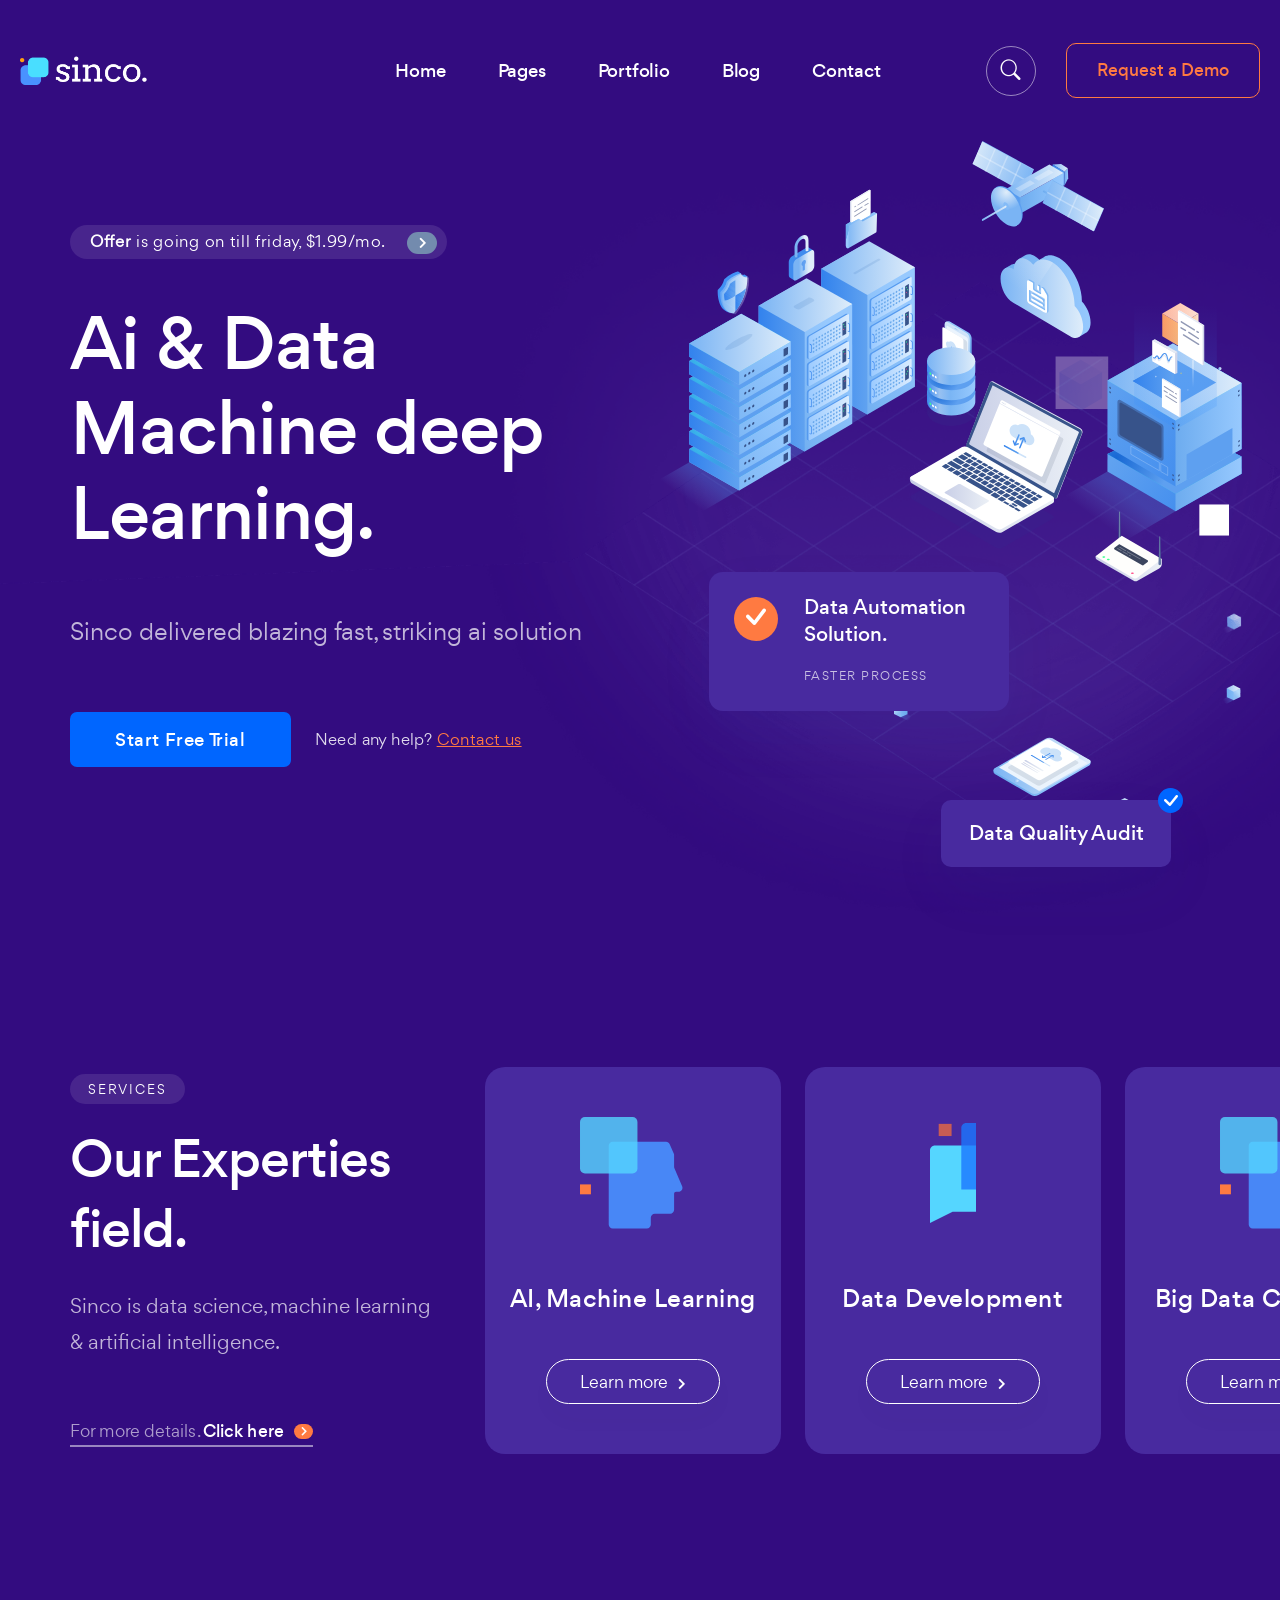
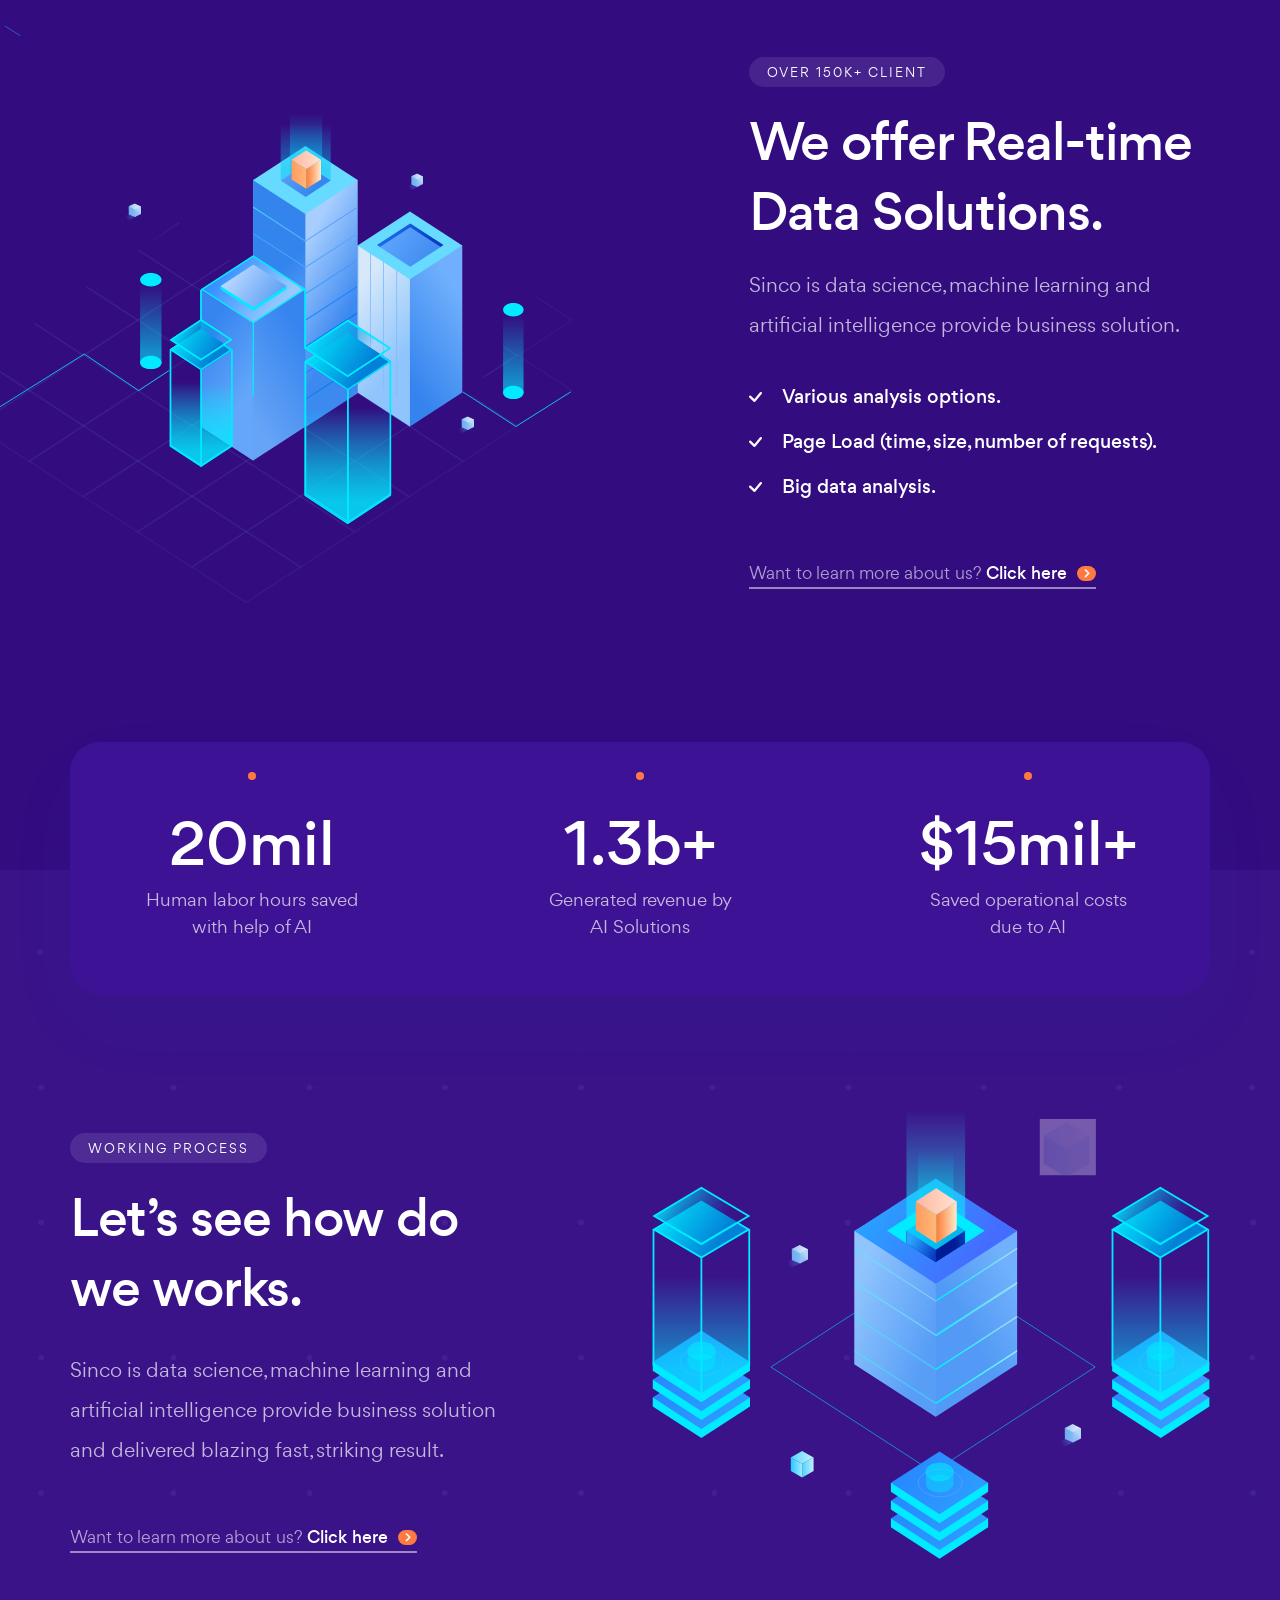
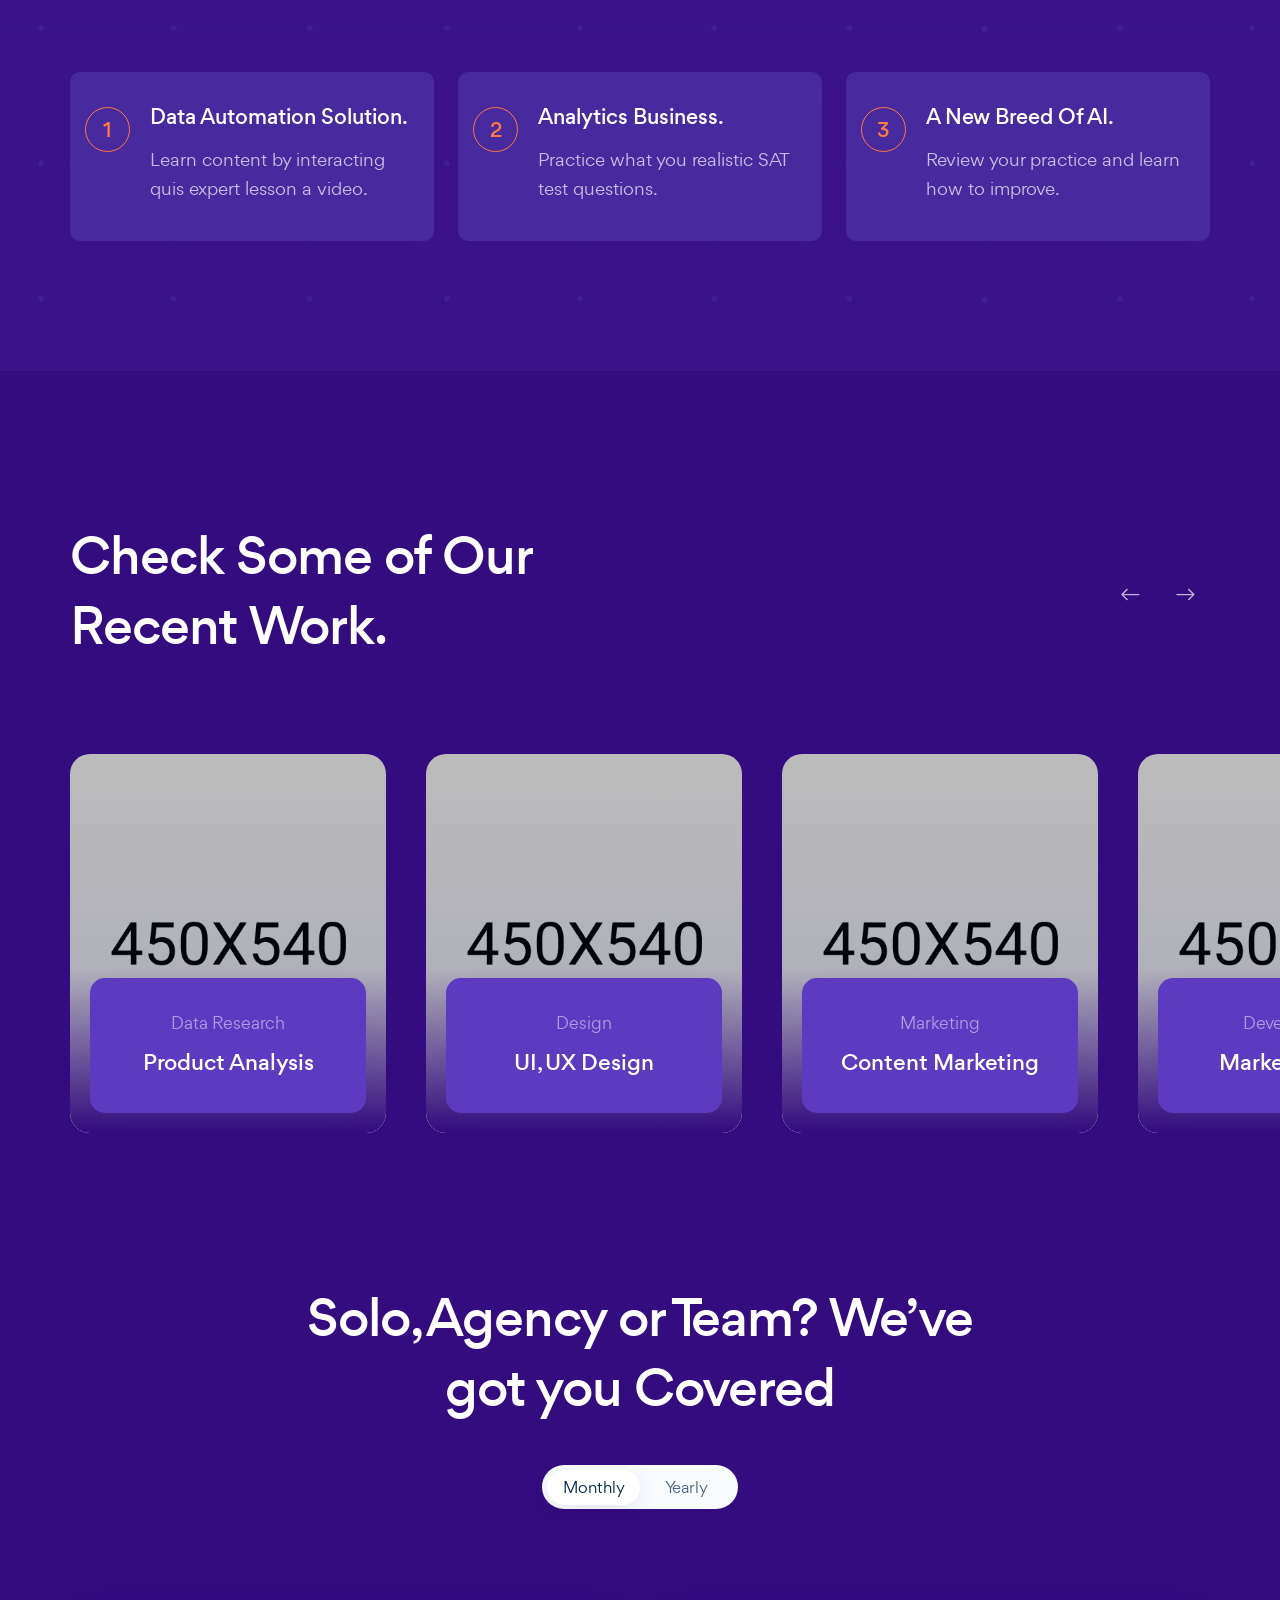
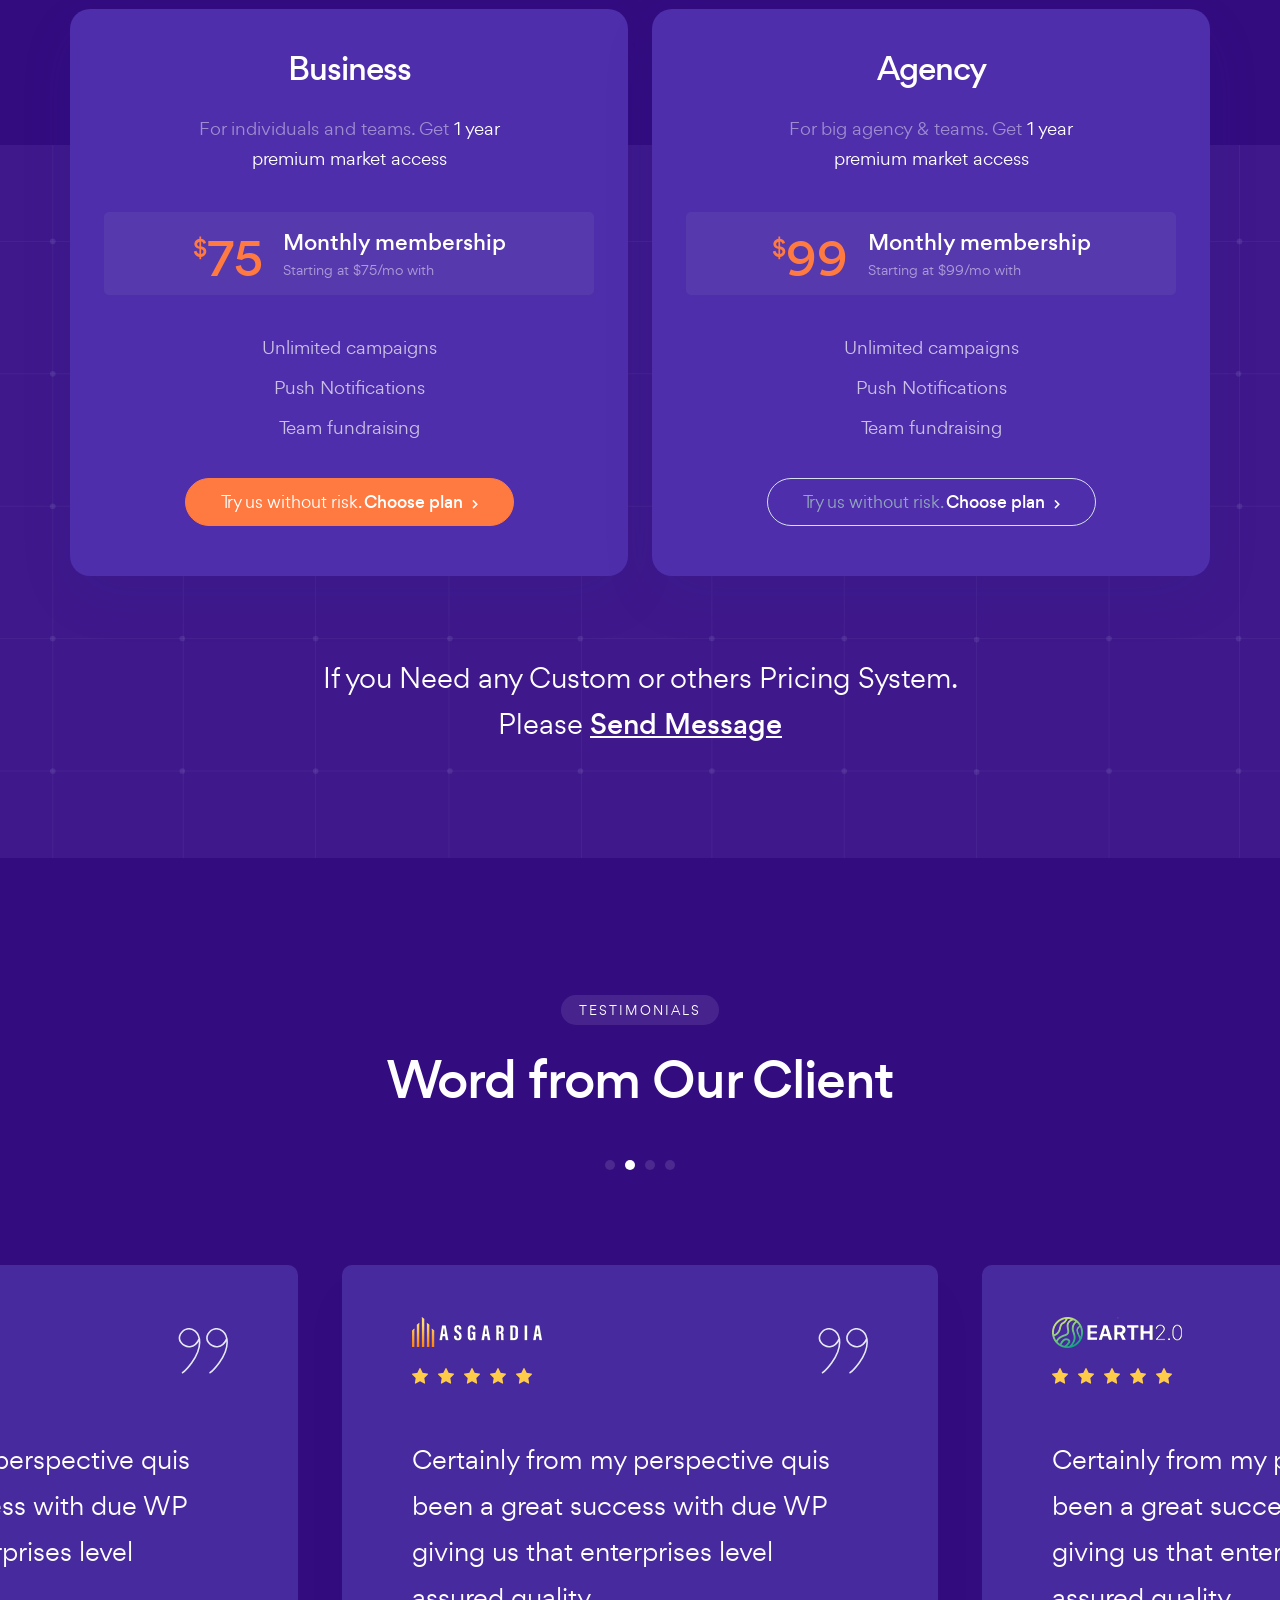
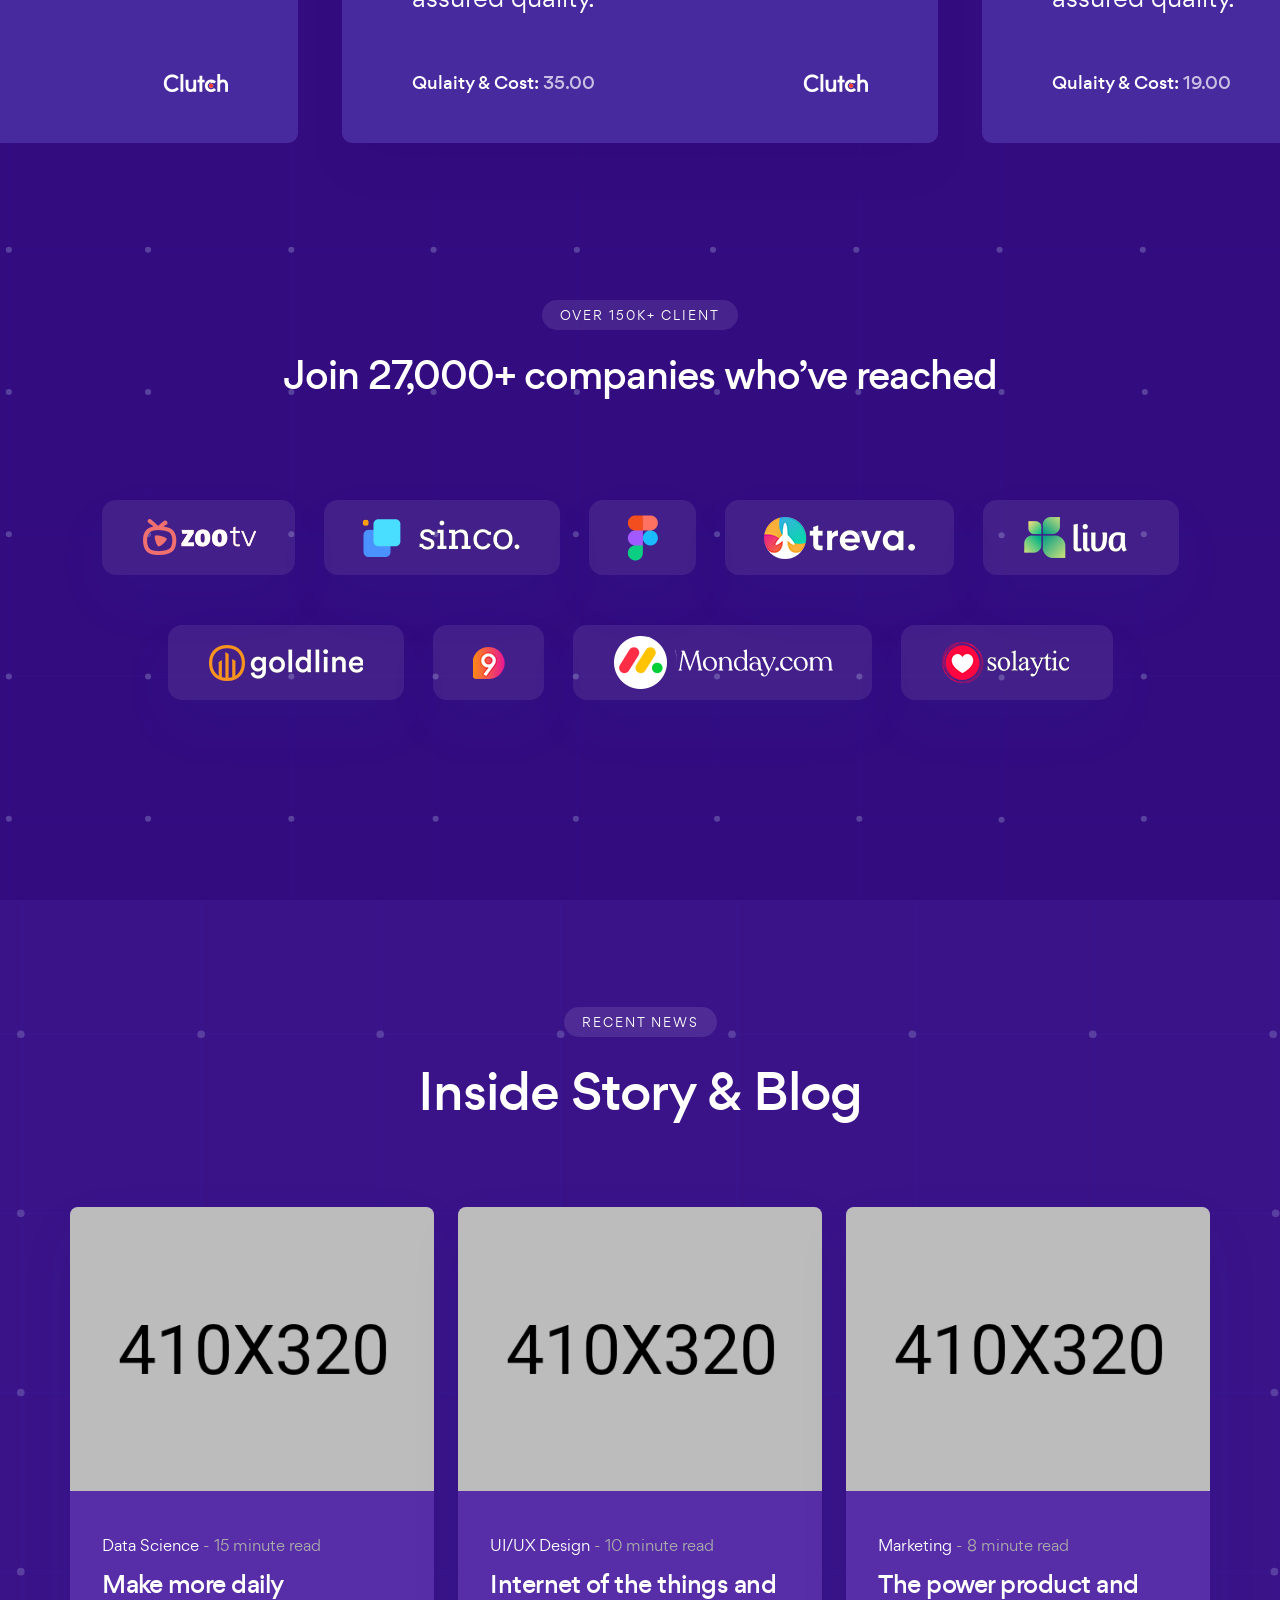
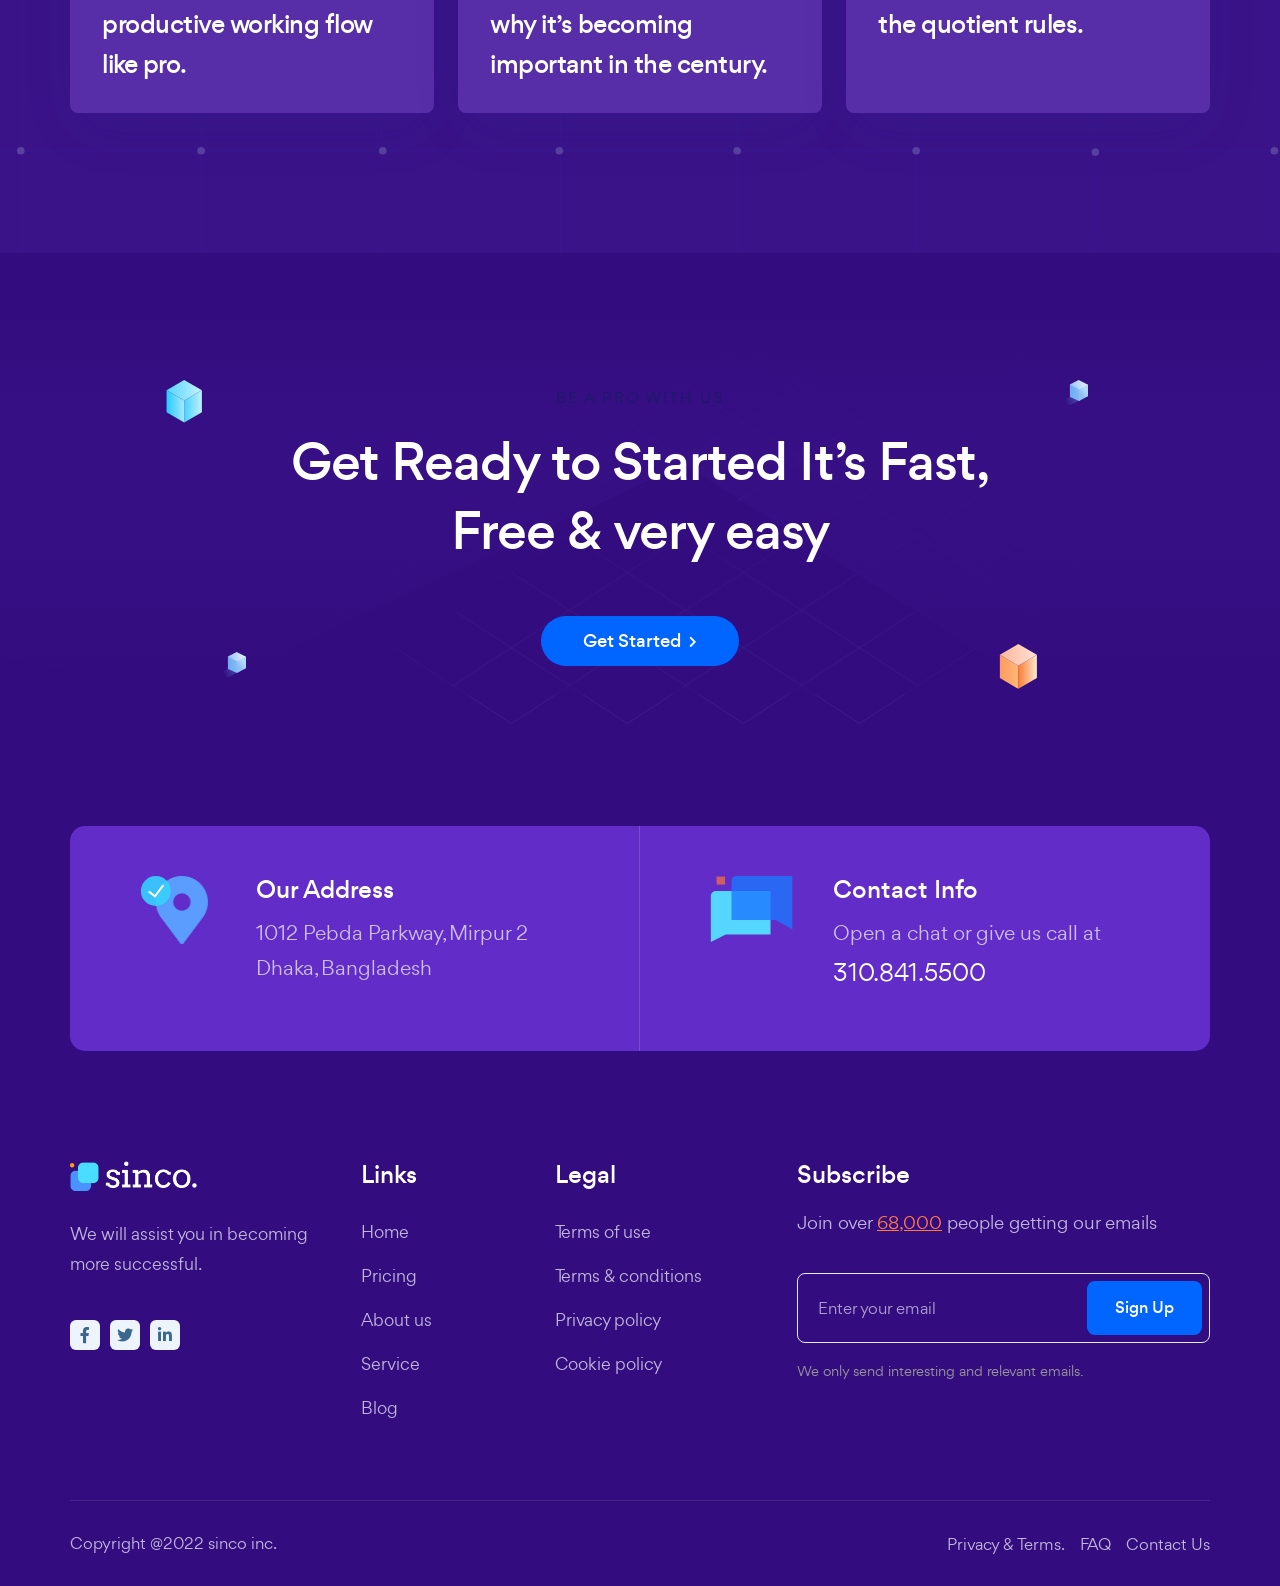
<file: index-3.html>
<!DOCTYPE html>
<html lang="en">
	<head>
		<meta charset="UTF-8">
		<meta name="keywords" content="Data Science, Analytics, Data, sass, software company">
		<meta name="description" content="Sinco - Data Science & Analytics HTML5 Template is designed especially for the agency, multipurpose and business and those who offer business-related services.">
      	<meta property="og:site_name" content="Sinco">
      	<meta property="og:url" content="https://heloshape.com/">
      	<meta property="og:type" content="website">
      	<meta property="og:title" content="Sinco - Data Science & Analytics HTML5 Template">
		<meta name='og:image' content='images/assets/ogg.png'>
		<!-- For IE -->
		<meta http-equiv="X-UA-Compatible" content="IE=edge">
		<!-- For Resposive Device -->
		<meta name="viewport" content="width=device-width, initial-scale=1.0">
		<!-- For Window Tab Color -->
		<!-- Chrome, Firefox OS and Opera -->
		<meta name="theme-color" content="#1E78FF">
		<!-- Windows Phone -->
		<meta name="msapplication-navbutton-color" content="#1E78FF">
		<!-- iOS Safari -->
		<meta name="apple-mobile-web-app-status-bar-style" content="#1E78FF">
		<title>Sinco - Data Science & Analytics HTML5 Template</title>
		<!-- Favicon -->
		<link rel="icon" type="image/png" sizes="56x56" href="images/fav-icon/icon.png">
		<!-- Main style sheet -->
		<link rel="stylesheet" type="text/css" href="css/style.css" media="all">
		<!-- responsive style sheet -->
		<link rel="stylesheet" type="text/css" href="css/responsive.css" media="all">

		<!-- Fix Internet Explorer ______________________________________-->
		<!--[if lt IE 9]>
			<script src="http://html5shiv.googlecode.com/svn/trunk/html5.js"></script>
			<script src="vendor/html5shiv.js"></script>
			<script src="vendor/respond.js"></script>
		<![endif]-->	
	</head>

	<body>
		<div class="main-page-wrapper">
			<!-- ===================================================
				Loading Transition
			==================================================== -->
			<section>
				<div id="preloader">
					<div id="ctn-preloader" class="ctn-preloader">
						<div class="animation-preloader">
							<div class="icon"><img src="images/logo/logo_01.svg" alt="" class="m-auto d-block" width="38"></div>
							<div class="txt-loading mt-2">
								<span data-text-preloader="S" class="letters-loading">
									S
								</span>
								<span data-text-preloader="I" class="letters-loading">
									I
								</span>
								<span data-text-preloader="N" class="letters-loading">
									N
								</span>
								<span data-text-preloader="C" class="letters-loading">
									C
								</span>
								<span data-text-preloader="O" class="letters-loading">
									O
								</span>
							</div>
						</div>	
					</div>
				</div>
			</section>


			<!-- 
			=============================================
				Search
			============================================== 
			-->
			<div class="offcanvas offcanvas-top theme-search-form bg-three justify-content-center" tabindex="-1" id="offcanvasTop">
				<button type="button" class="close-btn tran3s" data-bs-dismiss="offcanvas" aria-label="Close"><i class="bi bi-x-lg"></i></button>
				<div class="form-wrapper">
					<form action="#">
						<input type="text" placeholder="Search Keyword....">
					</form>
				</div> <!-- /.form-wrapper -->
			</div>


			<!-- 
			=============================================
				Theme Main Menu
			============================================== 
			-->
			<header class="theme-main-menu sticky-menu theme-menu-one">
				<div class="inner-content">
					<div class="d-flex align-items-center justify-content-between">
						<div class="logo order-lg-0"><a href="index.html" class="d-block"><img src="images/logo/logo_01.png" alt="" width="130"></a></div>

						<div class="right-widget d-flex align-items-center ms-auto ms-lg-0 order-lg-3">
							<button class="menu-search-btn tran3s" type="button" data-bs-toggle="offcanvas" data-bs-target="#offcanvasTop" aria-controls="offcanvasTop"><i class="bi bi-search"></i></button>
							<a href="contact-us.html" class="req-demo-btn tran3s d-none d-lg-block">Request a Demo</a>
						</div> <!-- /.right-widget -->

						<nav class="navbar navbar-expand-lg order-lg-2">
							<button class="navbar-toggler d-block d-lg-none" type="button" data-bs-toggle="collapse" data-bs-target="#navbarNav" aria-controls="navbarNav" aria-expanded="false" aria-label="Toggle navigation">
						    	<span></span>
						 	</button>
						    <div class="collapse navbar-collapse" id="navbarNav">
						    	<ul class="navbar-nav">
						    		<li class="d-block d-lg-none"><div class="logo"><a href="index.html"><img src="images/logo/logo_01.png" alt="" width="130"></a></div></li>
							        <li class="nav-item active dropdown">
							        	<a class="nav-link dropdown-toggle" href="#" role="button" data-bs-toggle="dropdown" data-bs-auto-close="outside" aria-expanded="false">Home</a>
							        	<ul class="dropdown-menu">
							                <li><a href="index.html" class="dropdown-item"><span>User Analysis</span></a></li>
							                <li><a href="index-2.html" class="dropdown-item"><span>Artificial Intelligence</span></a></li>
							                <li><a href="index-3.html" class="dropdown-item"><span>Data Science</span></a></li>
							                <li><a href="index-4.html" class="dropdown-item"><span>Chatboot</span></a></li>
							                <li><a href="index-5.html" class="dropdown-item"><span>Machine Learning</span></a></li>
						                </ul>
						            </li>
						            <li class="nav-item dropdown">
							        	<a class="nav-link dropdown-toggle" href="#" role="button" data-bs-toggle="dropdown" data-bs-auto-close="outside" aria-expanded="false">Pages</a>
							        	<ul class="dropdown-menu">
							                <li class="dropdown-submenu dropdown">
							                	<a class="dropdown-item dropdown-toggle" data-bs-toggle="dropdown" data-bs-auto-close="outside" aria-expanded="false" href="#"><span>About Us</span></a>
							                	<ul class="dropdown-menu">
									            	<li><a href="about-us1.html" class="dropdown-item"><span>About Us One</span></a></li>
										            <li><a href="about-us2.html" class="dropdown-item"><span>About Us Two</span></a></li>
									            </ul>
							                </li>
							                <li class="dropdown-submenu dropdown">
							                	<a class="dropdown-item dropdown-toggle" data-bs-toggle="dropdown" data-bs-auto-close="outside" aria-expanded="false" href="#"><span>Services</span></a>
							                	<ul class="dropdown-menu">
									            	<li><a href="service-V1.html" class="dropdown-item"><span>Service One</span></a></li>
										            <li><a href="service-V2.html" class="dropdown-item"><span>Service Two</span></a></li>
										            <li><a href="service-details-V1.html" class="dropdown-item"><span>Service Details</span></a></li>
									            </ul>
							                </li>
							                <li class="dropdown-submenu dropdown">
							                	<a class="dropdown-item dropdown-toggle" data-bs-toggle="dropdown" data-bs-auto-close="outside" aria-expanded="false" href="#"><span>Our Team</span></a>
							                	<ul class="dropdown-menu">
									            	<li><a href="team.html" class="dropdown-item"><span>Team Member</span></a></li>
										            <li><a href="team-details.html" class="dropdown-item"><span>Team Details</span></a></li>
									            </ul>
							                </li>
							                <li class="dropdown-submenu dropdown">
							                	<a class="dropdown-item dropdown-toggle" data-bs-toggle="dropdown" data-bs-auto-close="outside" aria-expanded="false" href="#"><span>Other Pages</span></a>
							                	<ul class="dropdown-menu">
									            	<li><a href="faq.html" class="dropdown-item"><span>Faq</span></a></li>
									            	<li><a href="signin.html" class="dropdown-item"><span>Signin</span></a></li>
									            	<li><a href="sign-up.html" class="dropdown-item"><span>Signup</span></a></li>
							                		<li><a href="404.html" class="dropdown-item"><span>404 Error</span></a></li>
									            </ul>
							                </li>
							                <li><a href="testimonial.html" class="dropdown-item"><span>Testimonials</span></a></li>
							                <li><a href="pricing.html" class="dropdown-item"><span>Our Pricing</span></a></li>
						                </ul>
						            </li>
						            <li class="nav-item dropdown">
							        	<a class="nav-link dropdown-toggle" href="#" role="button" data-bs-toggle="dropdown" data-bs-auto-close="outside" aria-expanded="false">Portfolio</a>
							        	<ul class="dropdown-menu">
							                <li><a href="portfolio-V1.html" class="dropdown-item"><span>Portfolio 3 Column</span></a></li>
							                <li><a href="portfolio-V2.html" class="dropdown-item"><span>Portfolio 2 Column</span></a></li>
							                <li><a href="portfolio-V3.html" class="dropdown-item"><span>Portfolio Masonry</span></a></li>
							                <li><a href="portfolio-details-V1.html" class="dropdown-item"><span>Single Portfolio</span></a></li>
						                </ul>
						            </li>
							        <li class="nav-item dropdown">
							        	<a class="nav-link dropdown-toggle" href="#" role="button" data-bs-toggle="dropdown" data-bs-auto-close="outside" aria-expanded="false">Blog</a>
						                <ul class="dropdown-menu">
							                <li><a href="blog-V1.html" class="dropdown-item"><span>Grid Layout</span></a></li>
							                <li><a href="blog-V2.html" class="dropdown-item"><span>Grid With Sidebar</span></a></li>
							                <li><a href="blog-V3.html" class="dropdown-item"><span>Blog Masonary</span></a></li>
							                <li><a href="blog-V4.html" class="dropdown-item"><span>Blog Standard</span></a></li>
							                <li><a href="blog-details.html" class="dropdown-item"><span>Blog Details</span></a></li>
						                </ul>
						            </li>
						            <li class="nav-item">
							        	<a class="nav-link" href="contact-us.html" role="button">Contact</a>
						            </li>
						    	</ul>
						    	<!-- Mobile Content -->
						    	<div class="mobile-content d-block d-lg-none">
						    		<div class="d-flex flex-column align-items-center justify-content-center mt-70">
						    			<a href="contact-us.html" class="req-demo-btn tran3s">Request a Demo</a>
						    		</div>
						    	</div> <!-- /.mobile-content -->
						    </div>
						</nav>
					</div>
				</div> <!-- /.inner-content -->
			</header> <!-- /.theme-main-menu -->


			
			<!-- 
			=============================================
				Theme Hero Banner
			============================================== 
			-->
			<div class="hero-banner-one">
				<div class="container">
					<div class="row">
						<div class="col-lg-6 col-md-7">
							<a href="pricing.html" class="slogan"><strong>Offer</strong> is going on till friday, $1.99/mo. <i class="fas fa-chevron-right"></i></a>
							<h1 class="hero-heading">Ai & Data Machine deep Learning.</h1>
							<p class="text-lg mb-60 lg-mb-40">Sinco delivered blazing fast, striking ai solution</p>
							<ul class="style-none button-group d-lg-flex align-items-center">
								<li class="me-4"><a href="contact-us.html" class="btn-one ripple-btn">Start Free Trial</a></li>
								<li class="help-btn">Need any help? <a href="contact-us.html">Contact us</a></li>
							</ul>
						</div>
					</div>
				</div> <!-- /.container -->
				<div class="illustration-holder">
					<img src="images/assets/ils_01.svg" alt="" class="main-illustration ms-auto">
					<img src="images/assets/bg_01.png" alt="" class="shapes bg-shape">
					<img src="images/assets/ils_01_1.svg" alt="" class="shapes shape-one">
					<img src="images/assets/ils_01_2.svg" alt="" class="shapes shape-two">
					<img src="images/assets/ils_01_3.svg" alt="" class="shapes shape-three">
					<img src="images/assets/ils_01_4.svg" alt="" class="shapes shape-four">
					<img src="images/assets/ils_01_5.svg" alt="" class="shapes shape-five">
					<img src="images/assets/ils_01_6.svg" alt="" class="shapes shape-six">
					<img src="images/assets/ils_01_7.svg" alt="" class="shapes shape-seven">
					<div class="card-one shapes">
						<div class="icon"><i class="bi bi-check-lg"></i></div>
						<h6>Data Automation <br>Solution.</h6>
						<span class="info">faster process</span>
					</div> <!-- /.card-one -->
					<div class="card-two shapes">
						<div class="icon"><i class="bi bi-check-lg"></i></div>
						<h6>Data Quality Audit</h6>
					</div> <!-- /.card-two -->
				</div> <!-- /.illustration-holder -->
			</div> <!-- /.hero-banner-one -->

			


			<!-- 
			=============================================
				Feature Section One
			============================================== 
			-->
			<div class="fancy-feature-one position-relative mt-225 xl-mt-200 lg-mt-150">
				<div class="container">
					<div class="row">
						<div class="col-xl-4 col-lg-4">
							<div class="title-style-one">
								<div class="sc-title">Services</div>
								<h2 class="main-title">Our Experties field.</h2>
							</div> <!-- /.title-style-one -->
							<p class="sub-heading mt-25 mb-50 md-mb-20">Sinco is data science, machine learning & artificial intelligence.</p>
							<div class="btn-three">For more details. <a href="service-V2.html">Click here <i class="fas fa-chevron-right"></i></a></div>
						</div>
					</div>
				</div> <!-- /.container -->
				<div class="slider-wrapper">
					<div class="service_slider_one">
						<div class="item">
							<div class="block-style-one text-center">
								<div class="icon d-flex align-items-end justify-content-center mb-50 lg-mb-30"><img src="images/icon/icon_02.svg" alt="" class="m-auto"></div>
								<h5 class="mb-40">Data Machine Learning.</h5>
								<a href="service-details-V1.html" class="btn-two">Learn more <i class="fas fa-chevron-right"></i></a>
							</div> <!-- /.block-style-one -->
						</div> <!-- /.item -->
						<div class="item">
							<div class="block-style-one text-center">
								<div class="icon d-flex align-items-end justify-content-center mb-50 lg-mb-30"><img src="images/icon/icon_03.svg" alt="" class="m-auto"></div>
								<h5 class="mb-40">AI, Machine Learning</h5>
								<a href="service-details-V1.html" class="btn-two">Learn more <i class="fas fa-chevron-right"></i></a>
							</div> <!-- /.block-style-one -->
						</div> <!-- /.item -->
						<div class="item">
							<div class="block-style-one text-center">
								<div class="icon d-flex align-items-end justify-content-center mb-50 lg-mb-30"><img src="images/icon/icon_04.svg" alt="" class="m-auto"></div>
								<h5 class="mb-40">Data Development</h5>
								<a href="service-details-V1.html" class="btn-two">Learn more <i class="fas fa-chevron-right"></i></a>
							</div> <!-- /.block-style-one -->
						</div> <!-- /.item -->
						<div class="item">
							<div class="block-style-one text-center">
								<div class="icon d-flex align-items-end justify-content-center mb-50 lg-mb-30"><img src="images/icon/icon_03.svg" alt="" class="m-auto"></div>
								<h5 class="mb-40">Big Data Consulting</h5>
								<a href="service-details-V1.html" class="btn-two">Learn more <i class="fas fa-chevron-right"></i></a>
							</div> <!-- /.block-style-one -->
						</div> <!-- /.item -->
					</div>
				</div> <!-- /.slider-wrapper -->
			</div> <!-- /.fancy-feature-one -->
			


			<!-- 
			=============================================
				Feature Section Two
			============================================== 
			-->
			<div class="fancy-feature-two position-relative mt-200 lg-mt-120">
				<div class="container">
					<div class="row">
						<div class="col-xl-5 col-lg-6 col-md-7 ms-auto">
							<div class="block-style-two" data-aos="fade-left">
								<div class="title-style-one">
									<div class="sc-title">Over 150k+ Client</div>
									<h2 class="main-title">We offer Real-time Data Solutions.</h2>
								</div> <!-- /.title-style-one -->
								<p class="pt-10 pb-20 lg-pb-10">Sinco is data science, machine learning and artificial intelligence provide business solution.</p>
								<ul class="style-none list-item">
									<li>Various analysis options.</li>
									<li>Page Load (time, size, number of requests).</li>
									<li>Big data analysis.</li>
								</ul>
								<div class="btn-three mt-45 lg-mt-30">Want to learn more about us? <a href="about-us1.html">Click here <i class="fas fa-chevron-right"></i></a></div>
							</div> <!-- /.block-style-two -->
						</div>
					</div>
				</div> <!-- /.container -->
				<div class="illustration-holder sm-mt-20">
					<img src="images/assets/ils_02.svg" alt="" class="main-illustration w-100">
					<img src="images/assets/ils_02_1.svg" alt="" class="shapes shape-one">
					<img src="images/assets/ils_02_1.svg" alt="" class="shapes shape-two">
					<img src="images/assets/ils_02_1.svg" alt="" class="shapes shape-three">
					<img src="images/assets/ils_02_2.svg" alt="" class="shapes shape-four" data-aos="fade-up" data-aos-anchor=".fancy-feature-two" data-aos-delay="100" data-aos-duration="1500">
					<img src="images/assets/ils_02_2.svg" alt="" class="shapes shape-five" data-aos="fade-down" data-aos-anchor=".fancy-feature-two" data-aos-delay="200" data-aos-duration="1500">
					<img src="images/assets/ils_02_3.svg" alt="" class="shapes shape-six" data-aos="fade-down" data-aos-anchor=".fancy-feature-two" data-aos-delay="100" data-aos-duration="1500">
					<img src="images/assets/ils_02_4.svg" alt="" class="shapes shape-seven" data-aos="fade-up" data-aos-anchor=".fancy-feature-two" data-aos-delay="250" data-aos-duration="1500">
				</div> <!-- /.illustration-holder -->
			</div> <!-- /.fancy-feature-two -->




			<!--
			=====================================================
				Counter Section One
			=====================================================
			-->
			<div class="counter-section-one mt-150 md-mt-80">
				<div class="container">
					<div class="inner-container">
						<div class="row justify-content-center">
							<div class="col-md-4 col-sm-6" data-aos="fade-up">
								<div class="counter-block-one text-center mb-20">
									<div class="main-count"><span class="counter">20</span>mil</div>
									<p>Human labor hours saved <br> with help of AI</p>
								</div> <!-- /.counter-block-one -->
							</div>
							<div class="col-md-4 col-sm-6" data-aos="fade-up" data-aos-delay="100">
								<div class="counter-block-one text-center mb-20">
									<div class="main-count"><span class="counter">1.3</span>b+</div>
									<p>Generated revenue by <br>AI Solutions</p>
								</div> <!-- /.counter-block-one -->
							</div>
							<div class="col-md-4 col-sm-6" data-aos="fade-up" data-aos-delay="200">
								<div class="counter-block-one text-center mb-20">
									<div class="main-count">$<span class="counter">15</span>mil+</div>
									<p>Saved operational costs <br>due to AI</p>
								</div> <!-- /.counter-block-one -->
							</div>
						</div>
					</div> <!-- /.inner-container -->
				</div>
			</div> <!-- /.counter-section-one -->



			<!-- 
			=============================================
				Feature Section Three
			============================================== 
			-->
			<div class="fancy-feature-three position-relative">
				<div class="container">
					<div class="row align-items-center">
						<div class="col-lg-5 col-md-6">
							<div class="block-style-two pe-xxl-5" data-aos="fade-right">
								<div class="title-style-one">
									<div class="sc-title">Working Process</div>
									<h2 class="main-title">Let’s see how do we works.</h2>
								</div> <!-- /.title-style-one -->
								<p class="pt-20 pb-30 lg-pb-10">Sinco is data science, machine learning and artificial intelligence provide business solution and delivered blazing fast, striking result.</p>
								<div class="btn-three">Want to learn more about us? <a href="about-us1.html">Click here <i class="fas fa-chevron-right"></i></a></div>
							</div> <!-- /.block-style-two -->
						</div>
						<div class="col-xl-6 col-lg-7 col-md-6 ms-auto text-end">
							<div class="illustration-holder position-relative d-inline-block sm-mt-50">
								<img src="images/assets/ils_03.svg" alt="" class="main-illustration w-100">
								<img src="images/assets/ils_03_1.svg" alt="" class="shapes shape-one">
								<img src="images/assets/ils_03_2.svg" alt="" class="shapes shape-two">
								<img src="images/assets/ils_03_2.svg" alt="" class="shapes shape-three">
								<img src="images/assets/ils_03_4.svg" alt="" class="shapes shape-four">
								<img src="images/assets/ils_03_3.svg" alt="" class="shapes shape-five" data-aos="fade-up" data-aos-delay="100" data-aos-duration="1500">
								<img src="images/assets/ils_03_3.svg" alt="" class="shapes shape-six" data-aos="fade-up" data-aos-delay="150" data-aos-duration="1500">
							</div> <!-- /.illustration-holder -->
						</div>
					</div>
				</div> <!-- /.container -->
				<div class="mt-100 lg-mt-70">
					<div class="container">
						<div class="row justify-content-center gx-xxl-5">
							<div class="col-lg-4 col-sm-6 d-flex" data-aos="fade-up">
								<div class="block-style-three mb-25">
									<div class="numb">1</div>
									<h6>Data Automation Solution.</h6>
									<p>Learn content by interacting quis expert lesson a video.</p>
								</div> <!-- /.block-style-three -->
							</div>
							<div class="col-lg-4 col-sm-6 d-flex" data-aos="fade-up" data-aos-delay="150">
								<div class="block-style-three mb-25">
									<div class="numb">2</div>
									<h6>Analytics Business.</h6>
									<p>Practice what you realistic SAT test questions.</p>
								</div> <!-- /.block-style-three -->
							</div>
							<div class="col-lg-4 col-sm-6 d-flex" data-aos="fade-up" data-aos-delay="300">
								<div class="block-style-three mb-25">
									<div class="numb">3</div>
									<h6>A New Breed Of AI.</h6>
									<p>Review your practice and learn how to improve.</p>
								</div> <!-- /.block-style-three -->
							</div>
						</div>
					</div>
				</div>
			</div> <!-- /.fancy-feature-three -->


			<!--
			=====================================================
				Portfolio Gallery One
			=====================================================
			-->
			<div class="portfolio-gallery-one mt-150 lg-mt-110" data-aos="fade-up">
				<div class="container">
					<div class="row align-items-center">
						<div class="col-lg-5 col-md-7 col-sm-8">
							<div class="title-style-one text-center text-sm-start xs-pb-20">
								<h2 class="main-title">Check Some of Our Recent Work.</h2>
							</div> <!-- /.title-style-one -->
						</div>
						<div class="col-xl-6 col-lg-7 col-md-5 col-sm-4 ms-auto d-flex justify-content-center justify-content-sm-end">
							<ul class="slider-arrows slick-arrow-one d-flex style-none">
								<li class="prev_p1 slick-arrow ripple-btn" style=""><i class="bi bi-arrow-left"></i></li>
								<li class="next_p1 slick-arrow ripple-btn" style=""><i class="bi bi-arrow-right"></i></li>
							</ul>
						</div>
					</div>

					<div class="slider-wrapper">
						<div class="portfolio_slider_one">
							<div class="item">
								<div class="portfolio-block-one">
									<div class="img-meta"><img src="images/gallery/img_01.jpg" alt="" class="w-100"></div>
									<a href="portfolio-details-V1.html" class="title tran3s d-flex flex-column justify-content-center align-items-center">
										<span class="tag">Data Research</span>
										<span class="pj-name">Product Analysis</span>
									</a>
									<div class="hover-state tran3s"><a class="fancybox tran3s" data-fancybox="" title="Click for large view" href="images/gallery/img_01.jpg" tabindex="0"><i class="bi bi-plus"></i></a></div>
								</div> <!-- /.portfolio-block-one -->
							</div> <!-- /.item -->

							<div class="item">
								<div class="portfolio-block-one">
									<div class="img-meta"><img src="images/gallery/img_02.jpg" alt="" class="w-100"></div>
									<a href="portfolio-details-V1.html" class="title tran3s d-flex flex-column justify-content-center align-items-center">
										<span class="tag">Design</span>
										<span class="pj-name">UI, UX Design</span>
									</a>
									<div class="hover-state tran3s"><a class="fancybox tran3s" data-fancybox="" title="Click for large view" href="images/gallery/img_02.jpg" tabindex="0"><i class="bi bi-plus"></i></a></div>
								</div> <!-- /.portfolio-block-one -->
							</div> <!-- /.item -->

							<div class="item">
								<div class="portfolio-block-one">
									<div class="img-meta"><img src="images/gallery/img_03.jpg" alt="" class="w-100"></div>
									<a href="portfolio-details-V1.html" class="title tran3s d-flex flex-column justify-content-center align-items-center">
										<span class="tag">Marketing</span>
										<span class="pj-name">Content Marketing</span>
									</a>
									<div class="hover-state tran3s"><a class="fancybox tran3s" data-fancybox="" title="Click for large view" href="images/gallery/img_03.jpg" tabindex="0"><i class="bi bi-plus"></i></a></div>
								</div> <!-- /.portfolio-block-one -->
							</div> <!-- /.item -->

							<div class="item">
								<div class="portfolio-block-one">
									<div class="img-meta"><img src="images/gallery/img_04.jpg" alt="" class="w-100"></div>
									<a href="portfolio-details-V1.html" class="title tran3s d-flex flex-column justify-content-center align-items-center">
										<span class="tag">Development</span>
										<span class="pj-name">Market System</span>
									</a>
									<div class="hover-state tran3s"><a class="fancybox tran3s" data-fancybox="" title="Click for large view" href="images/gallery/img_04.jpg" tabindex="0"><i class="bi bi-plus"></i></a></div>
								</div> <!-- /.portfolio-block-one -->
							</div> <!-- /.item -->

							<div class="item">
								<div class="portfolio-block-one">
									<div class="img-meta"><img src="images/gallery/img_05.jpg" alt="" class="w-100"></div>
									<a href="portfolio-details-V1.html" class="title tran3s d-flex flex-column justify-content-center align-items-center">
										<span class="tag">Marketing</span>
										<span class="pj-name">Content Marketing</span>
									</a>
									<div class="hover-state tran3s"><a class="fancybox tran3s" data-fancybox="" title="Click for large view" href="images/gallery/img_05.jpg" tabindex="0"><i class="bi bi-plus"></i></a></div>
								</div> <!-- /.portfolio-block-one -->
							</div> <!-- /.item -->
						</div>
					</div> <!-- /.slider-wrapper -->
				</div>
			</div> <!-- /.portfolio-gallery-one -->



			<!--
			=====================================================
				Pricing Section One
			=====================================================
			-->
			<div class="pricing-section-one mt-150 lg-mt-110">
				<div class="container" data-aos="fade-up">
					<div class="row">
						<div class="col-xxl-7 col-xl-8 col-lg-7 col-md-9 m-auto">
							<div class="title-style-one text-center">
								<h2 class="main-title">Solo, Agency or Team? We’ve got you Covered</h2>
							</div> <!-- /.title-style-one -->
						</div>
					</div>

					<ul class="nav nav-tabs justify-content-center pricing-nav-one" role="tablist">
				  		<li class="nav-item" role="presentation">
				  			<button class="nav-link active" data-bs-toggle="tab" data-bs-target="#month" type="button" role="tab">Monthly</button>
				  		</li>
				  		<li class="nav-item" role="presentation">
				  			<button class="nav-link" data-bs-toggle="tab" data-bs-target="#year" type="button" role="tab">Yearly</button>
				  		</li>
					</ul>
				</div> <!-- /.container -->

				<div class="pricing-table-area-one" data-aos="fade-up" data-aos-delay="100">
					<div class="container">
						<div class="tab-content">
							<div class="tab-pane active show" id="month">
						  		<div class="row gx-xxl-5">
									<div class="col-md-6">
										<div class="pr-table-wrapper active md-mb-30">
											<div class="pack-name">Business</div>
											<div class="pack-details">For individuals and teams. Get <span>1 year <br> premium market access</span></div>
											<div class="top-banner d-sm-flex justify-content-center align-items-center">
												<div class="price"><sup>$</sup>75</div>
												<div>
													<span>Monthly membership</span>
													<em>Starting at $75/mo with </em>
												</div>
											</div> <!-- /.top-banner -->
											<ul class="pr-feature style-none">
												<li>Unlimited campaigns</li>
												<li>Push Notifications</li>
												<li>Team fundraising</li>
											</ul>
											<a href="pricing.html" class="trial-button">Try us without risk. <span>Choose plan <i class="fas fa-chevron-right"></i></span> </a>
										</div> <!-- /.pr-table-wrapper -->
									</div>
									<div class="col-md-6">
										<div class="pr-table-wrapper">
											<div class="pack-name">Agency</div>
											<div class="pack-details">For big agency & teams. Get <span>1 year <br> premium market access</span></div>
											<div class="top-banner d-sm-flex justify-content-center align-items-center">
												<div class="price"><sup>$</sup>99</div>
												<div>
													<span>Monthly membership</span>
													<em>Starting at $99/mo with </em>
												</div>
											</div> <!-- /.top-banner -->
											<ul class="pr-feature style-none">
												<li>Unlimited campaigns</li>
												<li>Push Notifications</li>
												<li>Team fundraising</li>
											</ul>
											<a href="pricing.html" class="trial-button">Try us without risk. <span>Choose plan <i class="fas fa-chevron-right"></i></span> </a>
										</div> <!-- /.pr-table-wrapper -->
									</div>
								</div>
							</div>

							<div class="tab-pane" id="year">
						  		<div class="row gx-xxl-5">
									<div class="col-md-6">
										<div class="pr-table-wrapper active md-mb-30">
											<div class="pack-name">Business</div>
											<div class="pack-details">For individuals and teams. Get <span>2 year <br> premium market access</span></div>
											<div class="top-banner d-sm-flex justify-content-center align-items-center">
												<div class="price"><sup>$</sup>69</div>
												<div>
													<span>Yearly membership</span>
													<em>Starting at $69/mo with </em>
												</div>
											</div> <!-- /.top-banner -->
											<ul class="pr-feature style-none">
												<li>Unlimited campaigns</li>
												<li>Push Notifications</li>
												<li>Team fundraising</li>
											</ul>
											<a href="pricing.html" class="trial-button">Try us without risk. <span>Choose plan <i class="fas fa-chevron-right"></i></span> </a>
										</div> <!-- /.pr-table-wrapper -->
									</div>
									<div class="col-md-6">
										<div class="pr-table-wrapper">
											<div class="pack-name">Agency</div>
											<div class="pack-details">For big agency & teams. Get <span>2 year <br> premium market access</span></div>
											<div class="top-banner d-sm-flex justify-content-center align-items-center">
												<div class="price"><sup>$</sup>97</div>
												<div>
													<span>Yearly membership</span>
													<em>Starting at $97/mo with </em>
												</div>
											</div> <!-- /.top-banner -->
											<ul class="pr-feature style-none">
												<li>Unlimited campaigns</li>
												<li>Push Notifications</li>
												<li>Team fundraising</li>
											</ul>
											<a href="pricing.html" class="trial-button">Try us without risk. <span>Choose plan <i class="fas fa-chevron-right"></i></span> </a>
										</div> <!-- /.pr-table-wrapper -->
									</div>
								</div>
							</div>
						</div> <!-- /.tab-content -->

						<div class="msg-note mt-80 lg-mt-50" data-aos="fade-up">If you Need any Custom or others Pricing System. <br> Please <a href="contact-us.html">Send Message</a></div>
					</div>
				</div> <!-- /.pricing-table-area-one -->
			</div> <!-- /.pricing-section-one -->



			<!--
			=====================================================
				Feedback Slider One
			=====================================================
			-->
			<div class="feedback-section-one mt-130 lg-mt-100">
				<div class="container">
					<div class="title-style-one text-center" data-aos="fade-up">
						<div class="sc-title">TESTIMONIALS</div>
						<h2 class="main-title">Word from Our Client</h2>
					</div> <!-- /.title-style-one -->
				</div> <!-- /.container -->
				<div class="inner-content mt-150 lg-mt-80">
					<div class="slider-wrapper">
						<div class="feedback_slider_one">
							<div class="item">
								<div class="feedback-block-one">
									<div class="top-header d-flex align-items-center justify-content-between">
										<div>
											<img src="images/logo/Plogo-1.png" alt="">
											<ul class="style-none d-flex rating pt-15">
												<li><i class="bi bi-star-fill"></i></li>
												<li><i class="bi bi-star-fill"></i></li>
												<li><i class="bi bi-star-fill"></i></li>
												<li><i class="bi bi-star-fill"></i></li>
												<li><i class="bi bi-star-fill"></i></li>
											</ul>
										</div>
										<img src="images/icon/icon_05.svg" alt="" width="50">
									</div> <!-- /.top-header -->
									<p>Certainly from my perspective quis been a great success with due WP giving us that enterprises level assured quality.</p>
									<div class="d-flex align-items-center justify-content-between">
										<div class="cost"><span>Qulaity & Cost:</span> 5.00</div>
										<img src="images/logo/Plogo-5.png" alt="">
									</div>
								</div> <!-- /.feedback-block-one -->
							</div>
							<div class="item">
								<div class="feedback-block-one">
									<div class="top-header d-flex align-items-center justify-content-between">
										<div>
											<img src="images/logo/Plogo-2.png" alt="">
											<ul class="style-none d-flex rating pt-15">
												<li><i class="bi bi-star-fill"></i></li>
												<li><i class="bi bi-star-fill"></i></li>
												<li><i class="bi bi-star-fill"></i></li>
												<li><i class="bi bi-star-fill"></i></li>
												<li><i class="bi bi-star-fill"></i></li>
											</ul>
										</div>
										<img src="images/icon/icon_05.svg" alt="" width="50">
									</div> <!-- /.top-header -->
									<p>Certainly from my perspective quis been a great success with due WP giving us that enterprises level assured quality.</p>
									<div class="d-flex align-items-center justify-content-between">
										<div class="cost"><span>Qulaity & Cost:</span> 35.00</div>
										<img src="images/logo/Plogo-5.png" alt="">
									</div>
								</div> <!-- /.feedback-block-one -->
							</div>
							<div class="item">
								<div class="feedback-block-one">
									<div class="top-header d-flex align-items-center justify-content-between">
										<div>
											<img src="images/logo/Plogo-3.png" alt="">
											<ul class="style-none d-flex rating pt-15">
												<li><i class="bi bi-star-fill"></i></li>
												<li><i class="bi bi-star-fill"></i></li>
												<li><i class="bi bi-star-fill"></i></li>
												<li><i class="bi bi-star-fill"></i></li>
												<li><i class="bi bi-star-fill"></i></li>
											</ul>
										</div>
										<img src="images/icon/icon_05.svg" alt="" width="50">
									</div> <!-- /.top-header -->
									<p>Certainly from my perspective quis been a great success with due WP giving us that enterprises level assured quality.</p>
									<div class="d-flex align-items-center justify-content-between">
										<div class="cost"><span>Qulaity & Cost:</span> 19.00</div>
										<img src="images/logo/Plogo-5.png" alt="">
									</div>
								</div> <!-- /.feedback-block-one -->
							</div>
							<div class="item">
								<div class="feedback-block-one">
									<div class="top-header d-flex align-items-center justify-content-between">
										<div>
											<img src="images/logo/Plogo-4.png" alt="">
											<ul class="style-none d-flex rating pt-15">
												<li><i class="bi bi-star-fill"></i></li>
												<li><i class="bi bi-star-fill"></i></li>
												<li><i class="bi bi-star-fill"></i></li>
												<li><i class="bi bi-star-fill"></i></li>
												<li><i class="bi bi-star-fill"></i></li>
											</ul>
										</div>
										<img src="images/icon/icon_05.svg" alt="" width="50">
									</div> <!-- /.top-header -->
									<p>Certainly from my perspective quis been a great success with due WP giving us that enterprises level assured quality.</p>
									<div class="d-flex align-items-center justify-content-between">
										<div class="cost"><span>Qulaity & Cost:</span> 15.00</div>
										<img src="images/logo/Plogo-5.png" alt="">
									</div>
								</div> <!-- /.feedback-block-one -->
							</div>
						</div> <!-- /.feedback_slider_one -->
					</div> <!-- /.slider-wrapper -->
				</div> <!-- /.inner-content -->
			</div> <!-- /.feedback-section-one -->



			<!--
			=====================================================
				Partner Section One
			=====================================================
			-->
			<div class="partner-section-one">
				<div class="container">
					<div class="title-style-one text-center" data-aos="fade-up">
						<div class="sc-title">over 150k+ client</div>
						<h2 class="main-title md">Join 27,000+ companies who’ve reached </h2>
					</div> <!-- /.title-style-one -->

					<div class="row">
						<div class="col-xxl-11 m-auto">
							<ul class="style-none text-center mt-40 lg-mt-10">
								<li class="partner-logo-block-one d-inline-block" data-aos="fade-up"><a href="#" class="d-flex align-items-center justify-content-center"><img src="images/logo/Plogo-6.png" alt=""></a></li>
								<li class="partner-logo-block-one d-inline-block" data-aos="fade-up" data-aos-delay="100"><a href="#" class="d-flex align-items-center justify-content-center"><img src="images/logo/Plogo-7.png" alt=""></a></li>
								<li class="partner-logo-block-one d-inline-block" data-aos="fade-up" data-aos-delay="200"><a href="#" class="d-flex align-items-center justify-content-center"><img src="images/logo/Plogo-8.png" alt=""></a></li>
								<li class="partner-logo-block-one d-inline-block" data-aos="fade-up" data-aos-delay="300"><a href="#" class="d-flex align-items-center justify-content-center"><img src="images/logo/Plogo-9.png" alt=""></a></li>
								<li class="partner-logo-block-one d-inline-block" data-aos="fade-up" data-aos-delay="400"><a href="#" class="d-flex align-items-center justify-content-center"><img src="images/logo/Plogo-10.png" alt=""></a></li>
								<li class="partner-logo-block-one d-inline-block" data-aos="fade-up" data-aos-delay="100"><a href="#" class="d-flex align-items-center justify-content-center"><img src="images/logo/Plogo-11.png" alt=""></a></li>
								<li class="partner-logo-block-one d-inline-block" data-aos="fade-up" data-aos-delay="200"><a href="#" class="d-flex align-items-center justify-content-center"><img src="images/logo/Plogo-12.png" alt=""></a></li>
								<li class="partner-logo-block-one d-inline-block" data-aos="fade-up" data-aos-delay="300"><a href="#" class="d-flex align-items-center justify-content-center"><img src="images/logo/Plogo-13.png" alt=""></a></li>
								<li class="partner-logo-block-one d-inline-block" data-aos="fade-up" data-aos-delay="400"><a href="#" class="d-flex align-items-center justify-content-center"><img src="images/logo/Plogo-14.png" alt=""></a></li>
							</ul>
						</div>
					</div>
				</div> <!-- /.container -->
			</div> <!-- /.partner-section-one -->



			<!--
			=====================================================
				Blog Section One
			=====================================================
			-->
			<div class="blog-section-one pt-100 pb-140 lg-pt-80 lg-pb-80">
				<div class="container">
					<div class="title-style-one text-center mb-50 lg-mb-20" data-aos="fade-up">
						<div class="sc-title">RECENT NEWS</div>
						<h2 class="main-title">Inside Story & Blog</h2>
					</div> <!-- /.title-style-one -->

					<div class="row gx-xxl-5">
						<div class="col-lg-4 col-sm-6 d-flex" data-aos="fade-up">
							<article class="blog-meta-one tran3s mt-30">
								<figure class="post-img m0"><a href="blog-details.html" class="w-100 d-block"><img src="images/blog/blog_img_01.jpg" alt="" class="w-100 tran4s"></a></figure>
								<div class="post-data">
									<div class="post-tag"><a href="blog-details.html">Data Science</a> - 15 minute read</div>
									<a href="blog-details.html" class="blog-title"><h5>Make more daily productive  working flow like pro.</h5></a>
								</div> <!-- /.post-data -->
							</article>
						</div>
						<div class="col-lg-4 col-sm-6 d-flex" data-aos="fade-up" data-aos-delay="100">
							<article class="blog-meta-one tran3s mt-30">
								<figure class="post-img m0"><a href="blog-details.html" class="w-100 d-block"><img src="images/blog/blog_img_02.jpg" alt="" class="w-100 tran4s"></a></figure>
								<div class="post-data">
									<div class="post-tag"><a href="blog-details.html">UI/UX Design</a> - 10 minute read</div>
									<a href="blog-details.html" class="blog-title"><h5>Internet of the things and why it’s becoming important in the century.</h5></a>
								</div> <!-- /.post-data -->
							</article>
						</div>
						<div class="col-lg-4 col-sm-6 d-flex" data-aos="fade-up" data-aos-delay="200">
							<article class="blog-meta-one tran3s mt-30">
								<figure class="post-img m0"><a href="blog-details.html" class="w-100 d-block"><img src="images/blog/blog_img_03.jpg" alt="" class="w-100 tran4s"></a></figure>
								<div class="post-data">
									<div class="post-tag"><a href="blog-details.html">Marketing</a> - 8 minute read</div>
									<a href="blog-details.html" class="blog-title"><h5>The power product and the quotient rules.</h5></a>
								</div> <!-- /.post-data -->
							</article>
						</div>
						<div class="col-lg-4 col-sm-6 d-lg-none d-flex" data-aos="fade-up">
							<article class="blog-meta-one tran3s mt-30">
								<figure class="post-img m0"><a href="blog-details.html" class="w-100 d-block"><img src="images/blog/blog_img_01.jpg" alt="" class="w-100 tran4s"></a></figure>
								<div class="post-data">
									<div class="post-tag"><a href="blog-details.html">Data Science</a> - 15 minute read</div>
									<a href="blog-details.html" class="blog-title"><h5>Make more daily productive  working flow like pro.</h5></a>
								</div> <!-- /.post-data -->
							</article>
						</div>
					</div>
				</div>
			</div> <!-- /.blog-section-one -->



			<!--
			=====================================================
				Address Section One
			=====================================================
			-->
			<div class="address-section-one pt-130 lg-pt-100">
				<div class="container">
					<div class="row">
						<div class="col-xl-8 col-lg-7 col-md-9 m-auto">
							<div class="title-style-one text-center mb-50" data-aos="fade-up">
								<div class="sc-title-two">Be a pro with us</div>
								<h2 class="main-title">Get Ready to Started It’s Fast, Free & very easy</h2>
							</div> <!-- /.title-style-one -->
							<div class="text-center" data-aos="fade-up" data-aos-delay="150"><a href="contact-us.html" class="btn-four ripple-btn">Get Started <i class="fas fa-chevron-right"></i></a></div>
						</div>
					</div>

					<div class="inner-content" data-aos="fade-up" data-aos-delay="100">
						<div class="row g-0">
							<div class="col-md-6 d-flex">
								<div class="address-block-one d-flex border-right">
									<div class="icon"><img src="images/icon/icon_06.svg" alt=""></div>
									<div class="text-meta">
										<h4 class="title">Our Address</h4>
										<p>1012 Pebda Parkway, Mirpur 2 <br>Dhaka, Bangladesh</p>
									</div> <!-- /.text-meta -->
								</div> <!-- /.address-block-one -->
							</div>
							<div class="col-md-6 d-flex">
								<div class="address-block-one d-flex">
									<div class="icon"><img src="images/icon/icon_07.svg" alt=""></div>
									<div class="text-meta">
										<h4 class="title">Contact Info</h4>
										<p>Open a chat or give us call at <br><a href="#">310.841.5500</a></p>
									</div> <!-- /.text-meta -->
								</div> <!-- /.address-block-one -->
							</div>
						</div>
					</div>
				</div>
				<img src="images/assets/bg_05.svg" alt="" class="shapes shape-one">
				<img src="images/shape/shape_01.svg" alt="" class="shapes shape-two">
				<img src="images/shape/shape_02.svg" alt="" class="shapes shape-three">
				<img src="images/shape/shape_02.svg" alt="" class="shapes shape-four">
				<img src="images/shape/shape_03.svg" alt="" class="shapes shape-five">
			</div> <!-- /.address-section-one -->



			<!--
			=====================================================
				Footer
			=====================================================
			-->
			<div class="footer-style-one theme-basic-footer">
				<div class="container">
					<div class="inner-wrapper">
						<div class="row">
							<div class="col-lg-3 footer-intro mb-40">
								<div class="logo"><a href="index.html"><img src="images/logo/logo_01.png" alt="" width="130"></a></div>
								<p>We will assist you in becoming more successful.</p>
								<ul class="d-flex social-icon style-none">
									<li><a href="#"><i class="fab fa-facebook-f"></i></a></li>
									<li><a href="#"><i class="fab fa-twitter"></i></a></li>
									<li><a href="#"><i class="fab fa-linkedin-in"></i></a></li>
								</ul>
							</div>
							<div class="col-lg-2 col-md-3 col-sm-6 mb-30">
								<h5 class="footer-title">Links</h5>
								<ul class="footer-nav-link style-none">
									<li><a href="index.html">Home</a></li>
									<li><a href="pricing.html">Pricing</a></li>
									<li><a href="about-us2.html">About us</a></li>
									<li><a href="service-V1.html">Service</a></li>
									<li><a href="blog-V1.html">Blog</a></li>
								</ul>
							</div>
							<div class="col-xl-2 col-md-3 col-sm-6 mb-30">
								<h5 class="footer-title">Legal</h5>
								<ul class="footer-nav-link style-none">
									<li><a href="faq.html">Terms of use</a></li>
									<li><a href="faq.html">Terms & conditions</a></li>
									<li><a href="faq.html">Privacy policy</a></li>
									<li><a href="faq.html">Cookie policy</a></li>
								</ul>
							</div>
							<div class="col-xl-5 col-lg-4 col-md-6 mb-30">
								<div class="newsletter ps-xl-5">
									<h5 class="footer-title">Subscribe </h5>
									<p>Join over <span>68,000</span> people getting our emails</p>
									<form action="#">
										<input type="email" placeholder="Enter your email">
										<button>Sign Up</button>
									</form>
									<div class="info">We only send interesting and relevant emails.</div>
								</div> <!-- /.newsletter -->
							</div>
						</div>

						<div class="bottom-footer">
							<div class="d-lg-flex justify-content-between align-items-center">
								<ul class="order-lg-1 pb-15 d-flex justify-content-center footer-nav style-none">
									<li><a href="faq.html">Privacy &amp; Terms.</a></li>
									<li><a href="faq.html">FAQ</a></li>
									<li><a href="contact-us.html">Contact Us</a></li>
								</ul>
								<p class="copyright text-center order-lg-0 pb-15">Copyright @2022 sinco inc.</p>
							</div>
						</div>
					</div> <!-- /.inner-wrapper -->
				</div>
			</div> <!-- /.footer-style-one -->


			<button class="scroll-top">
				<i class="bi bi-arrow-up-short"></i>
			</button>
			
			


		<!-- Optional JavaScript _____________________________  -->

    	<!-- jQuery first, then Bootstrap JS -->
    	<!-- jQuery -->
		<script src="vendor/jquery.min.js"></script>
		<!-- Bootstrap JS -->
		<script src="vendor/bootstrap/js/bootstrap.bundle.min.js"></script>
		<!-- AOS js -->
		<script src="vendor/aos-next/dist/aos.js"></script>
		<!-- Slick Slider -->
		<script src="vendor/slick/slick.min.js"></script>
		<!-- js Counter -->
		<script src="vendor/jquery.counterup.min.js"></script>
		<script src="vendor/jquery.waypoints.min.js"></script>
		<!-- Fancybox -->
		<script src="vendor/fancybox/dist/jquery.fancybox.min.js"></script>

		<!-- Theme js -->
		<script src="js/theme.js"></script>
		</div> <!-- /.main-page-wrapper -->
	</body>
</html>
</file>
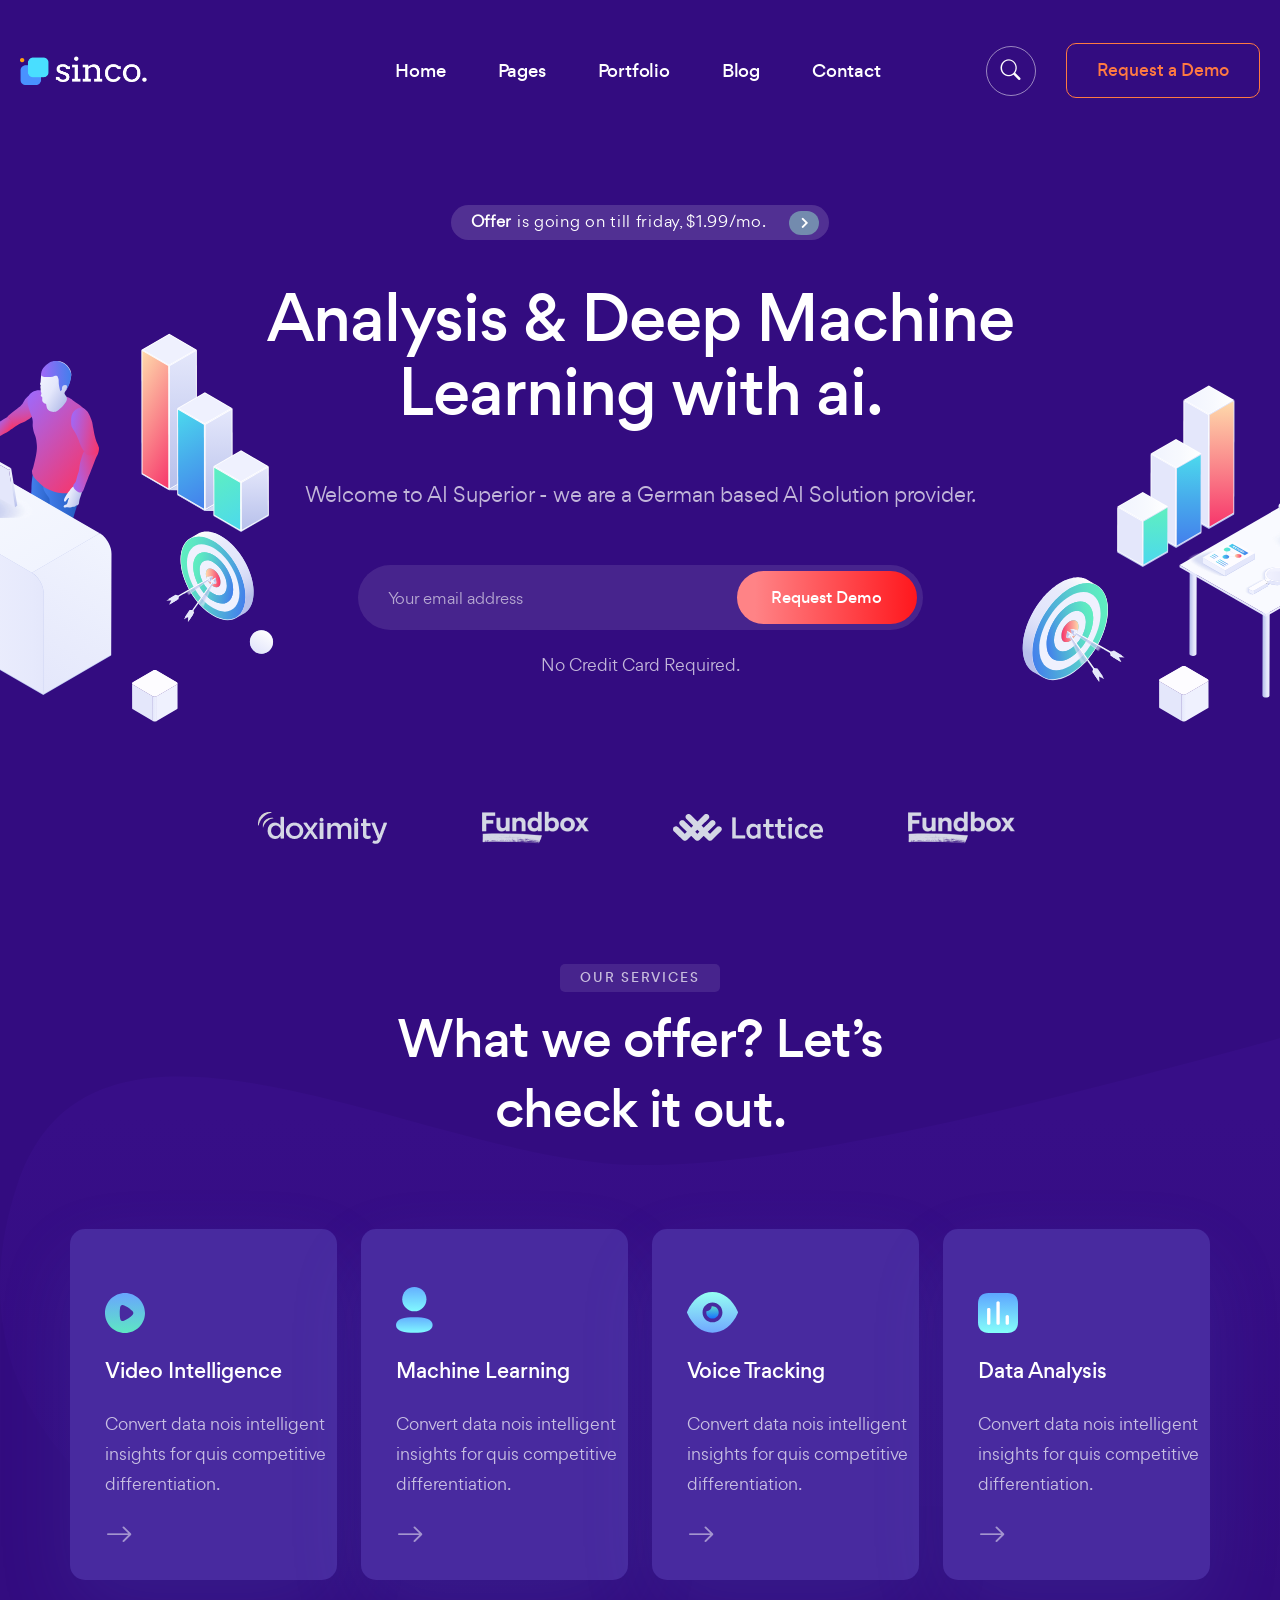
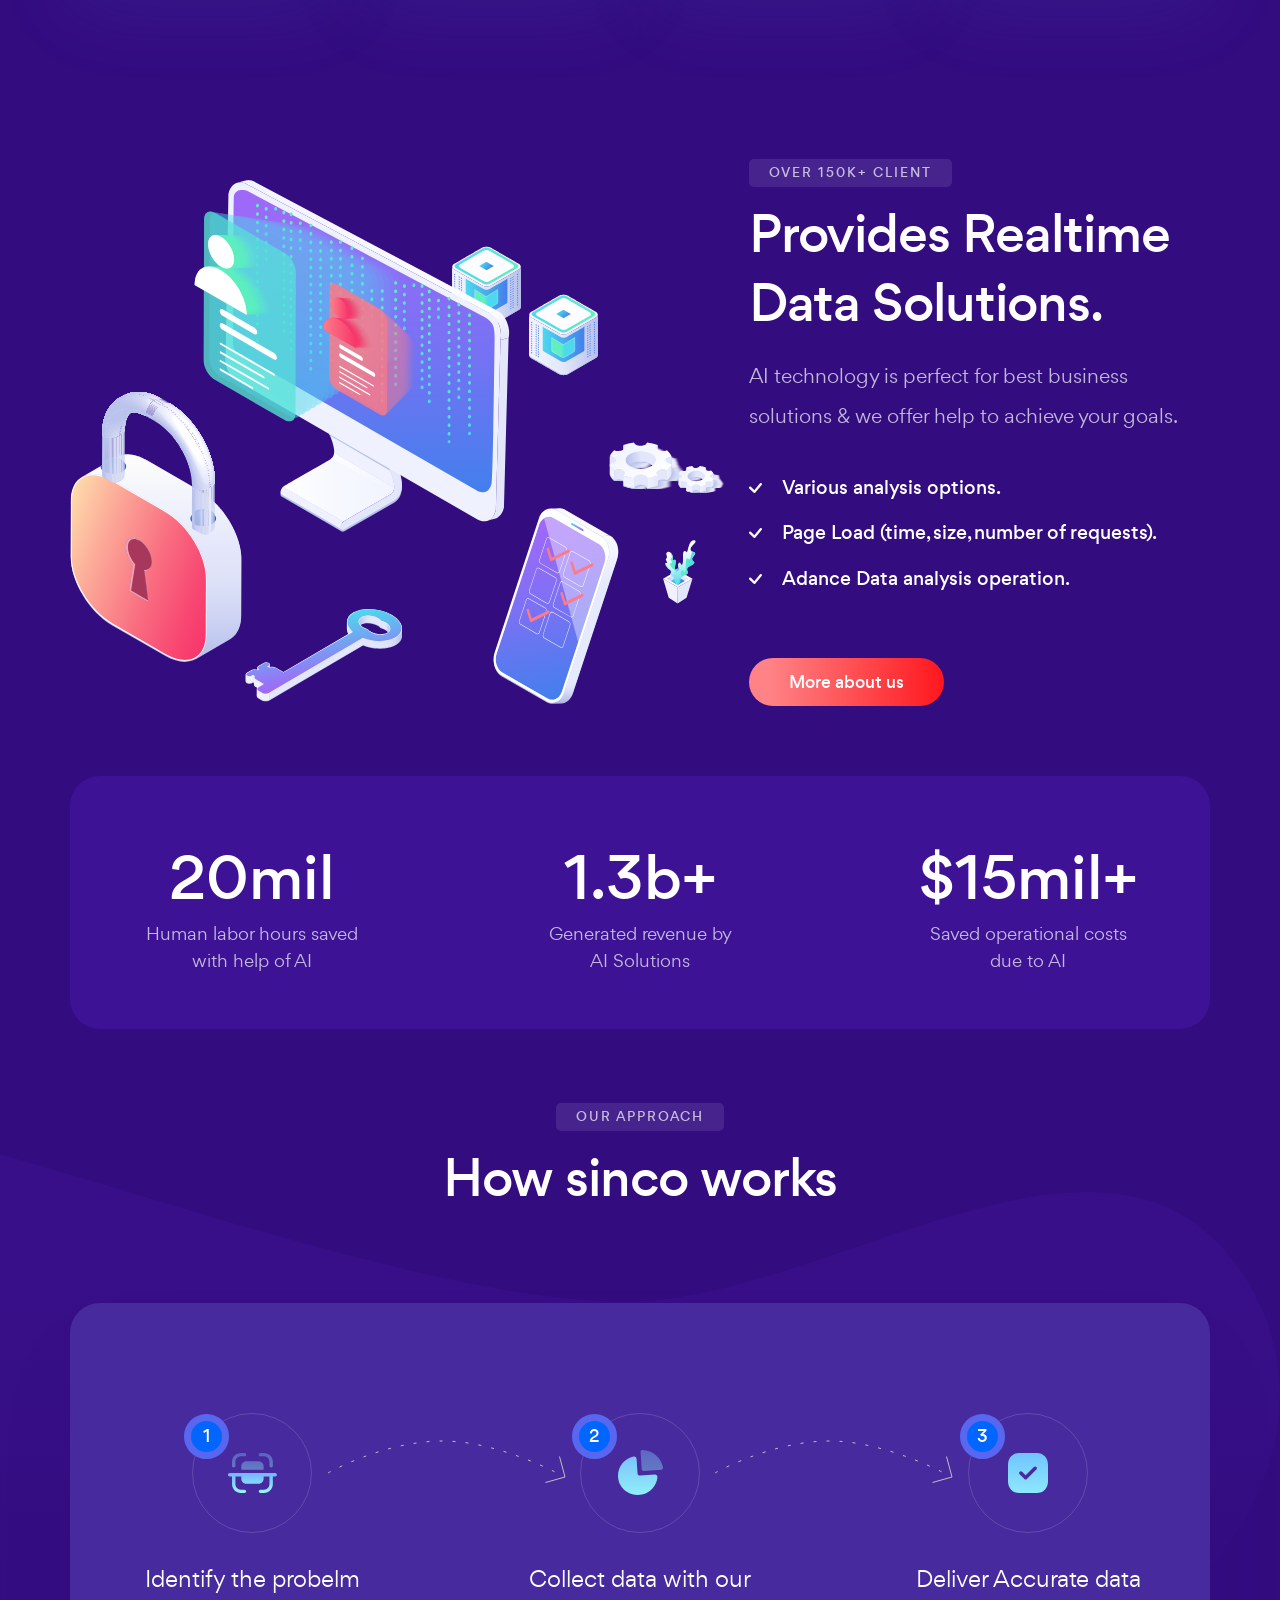
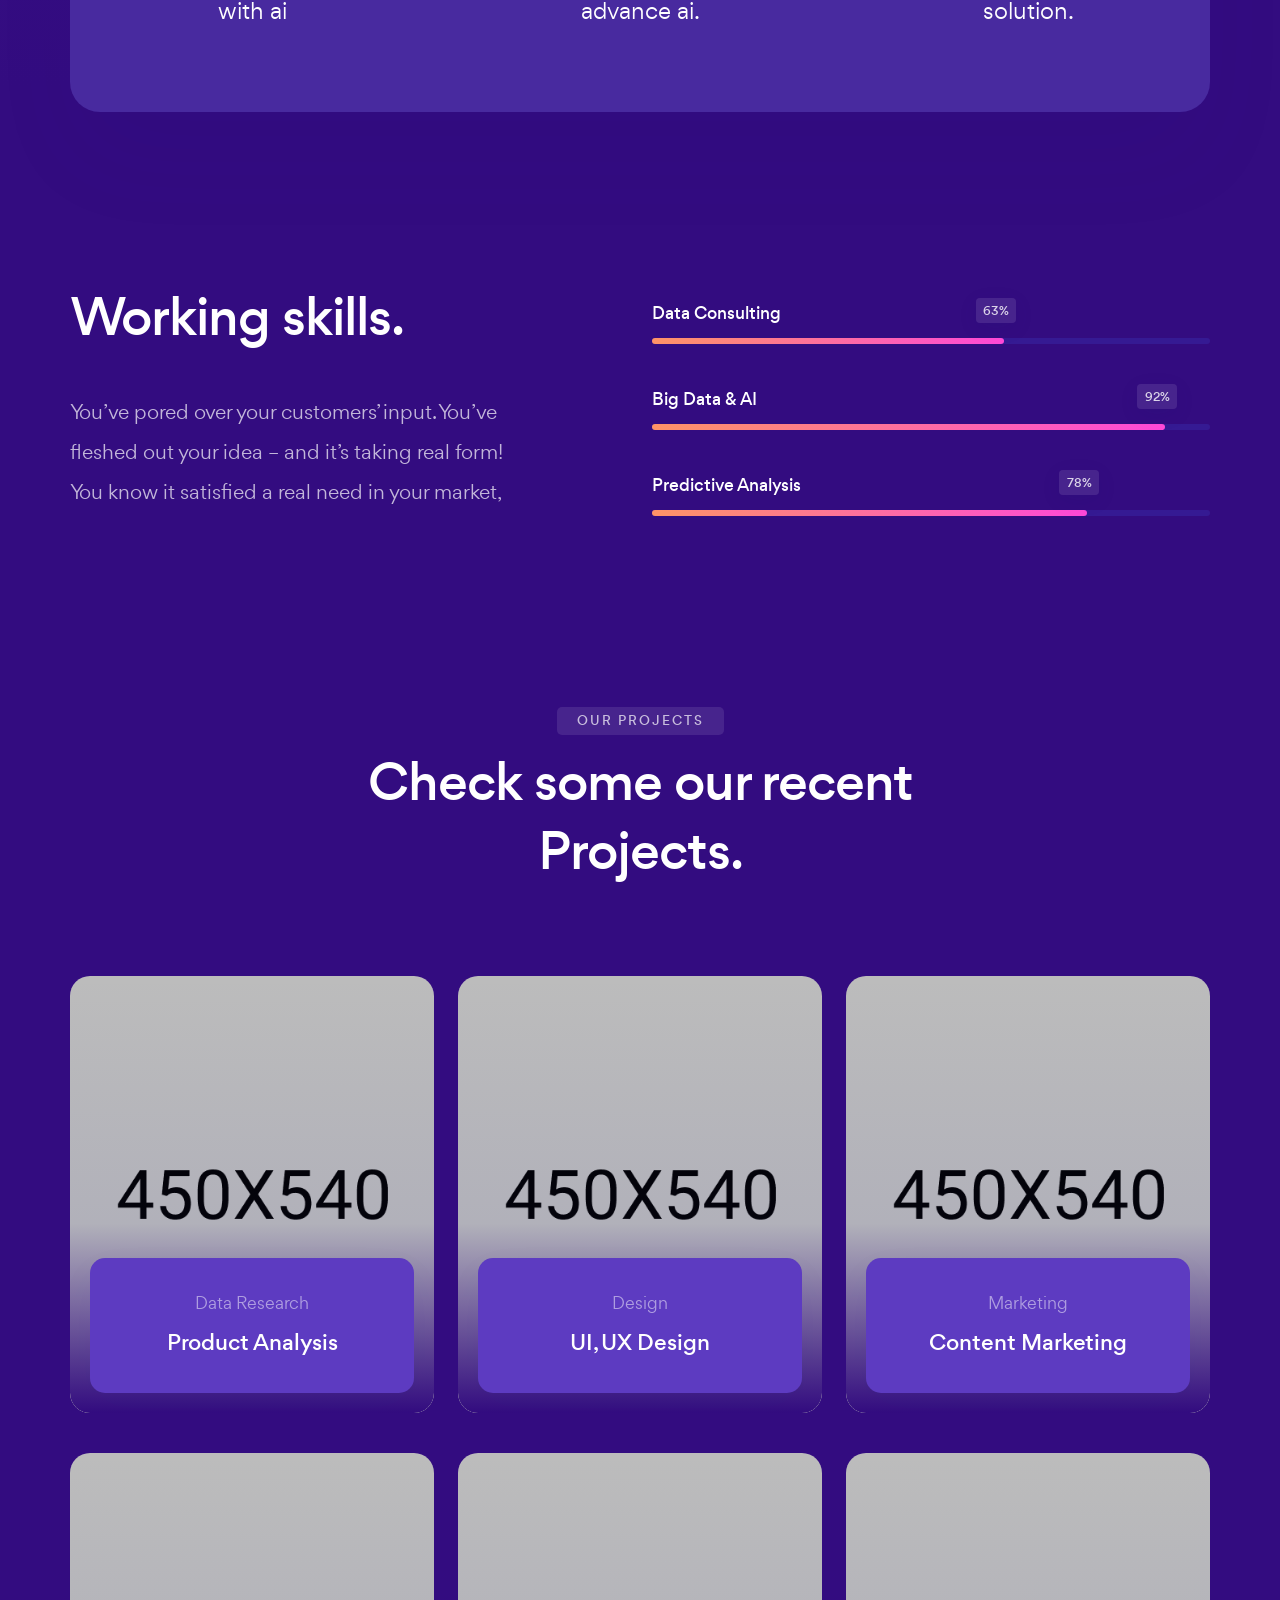
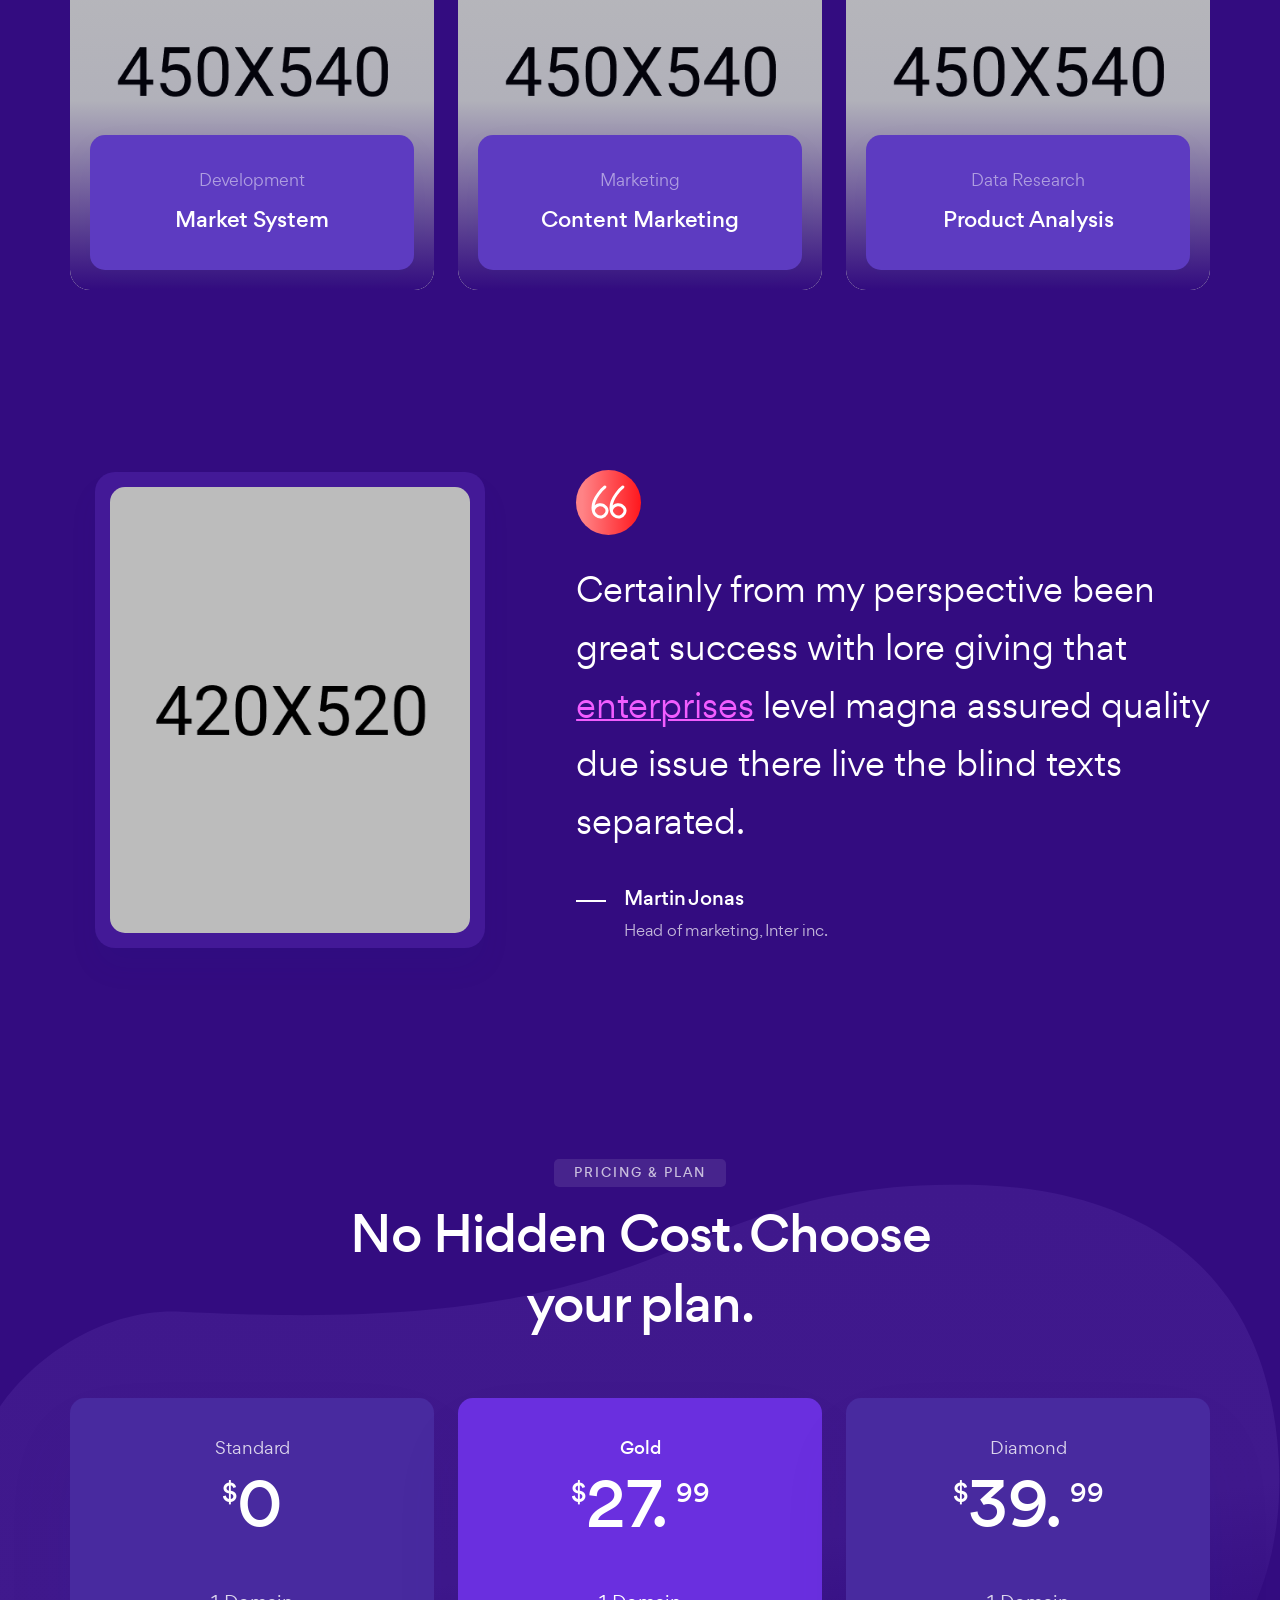
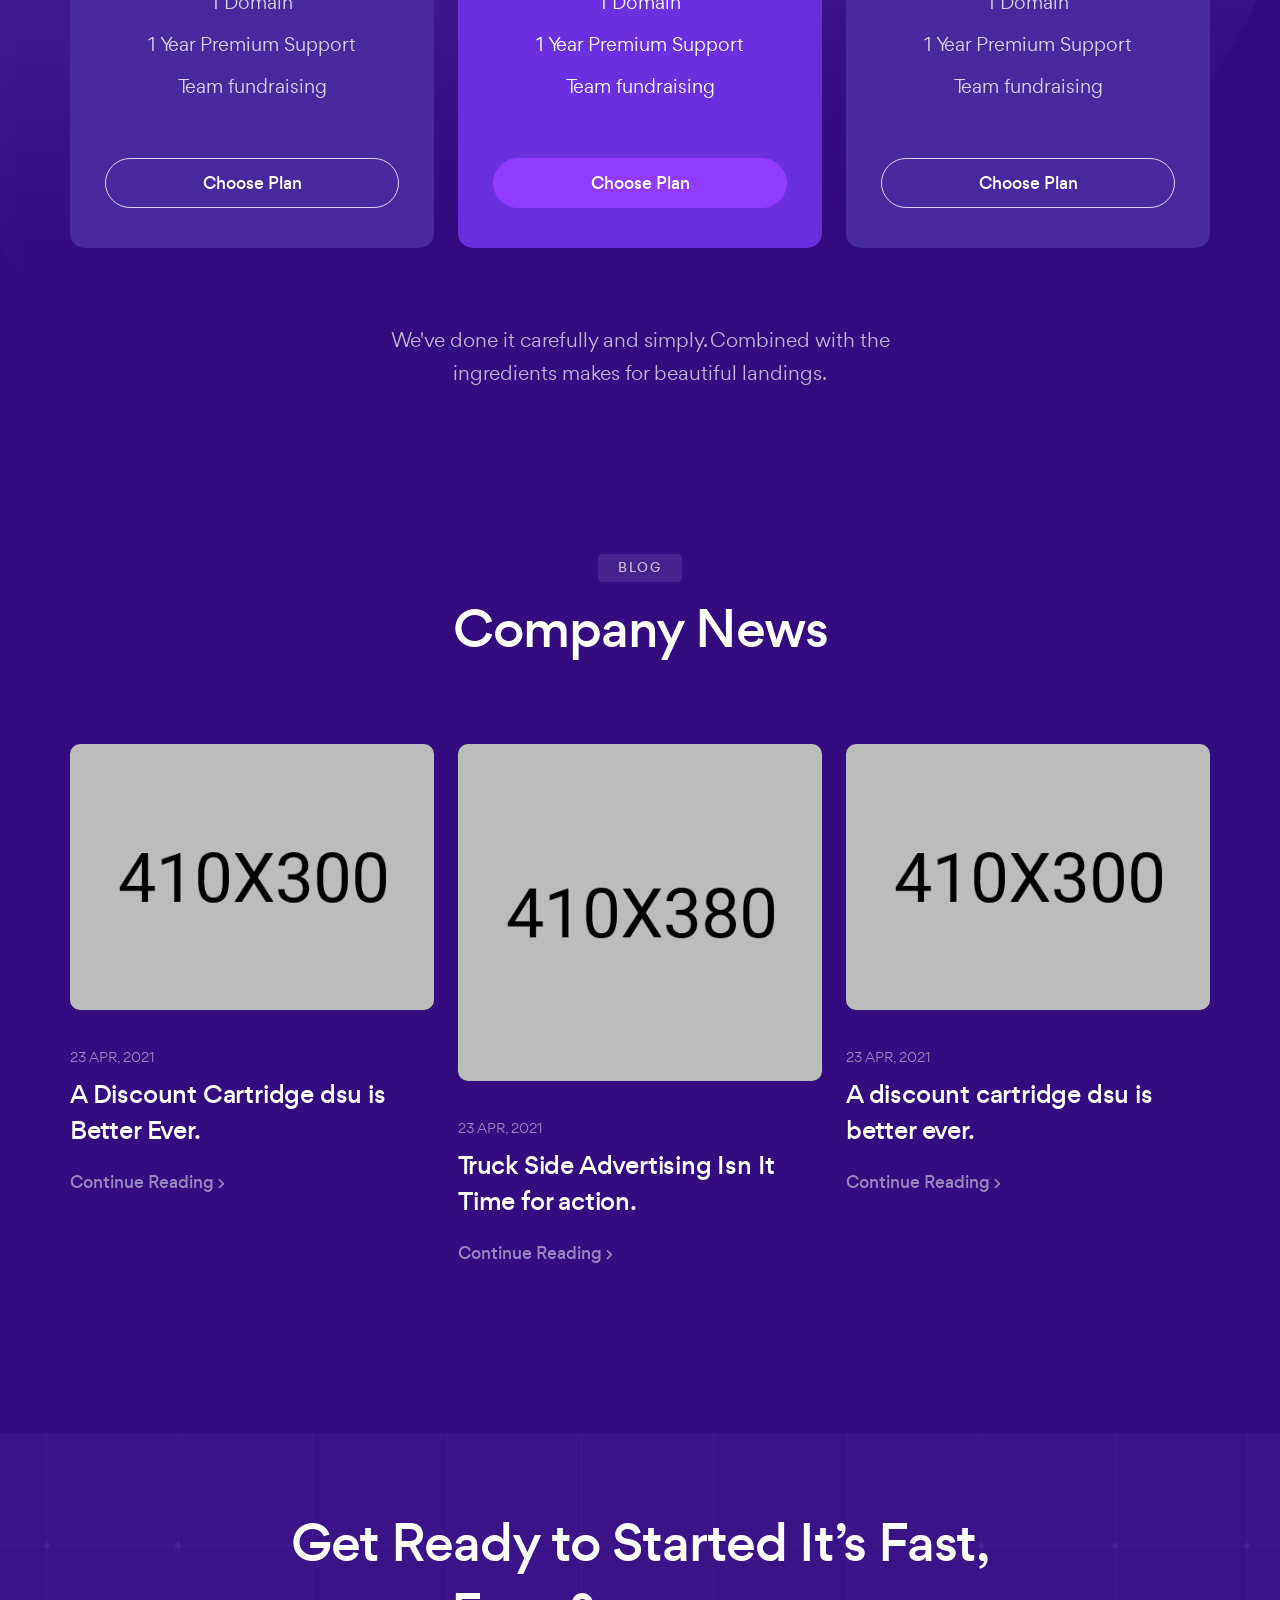
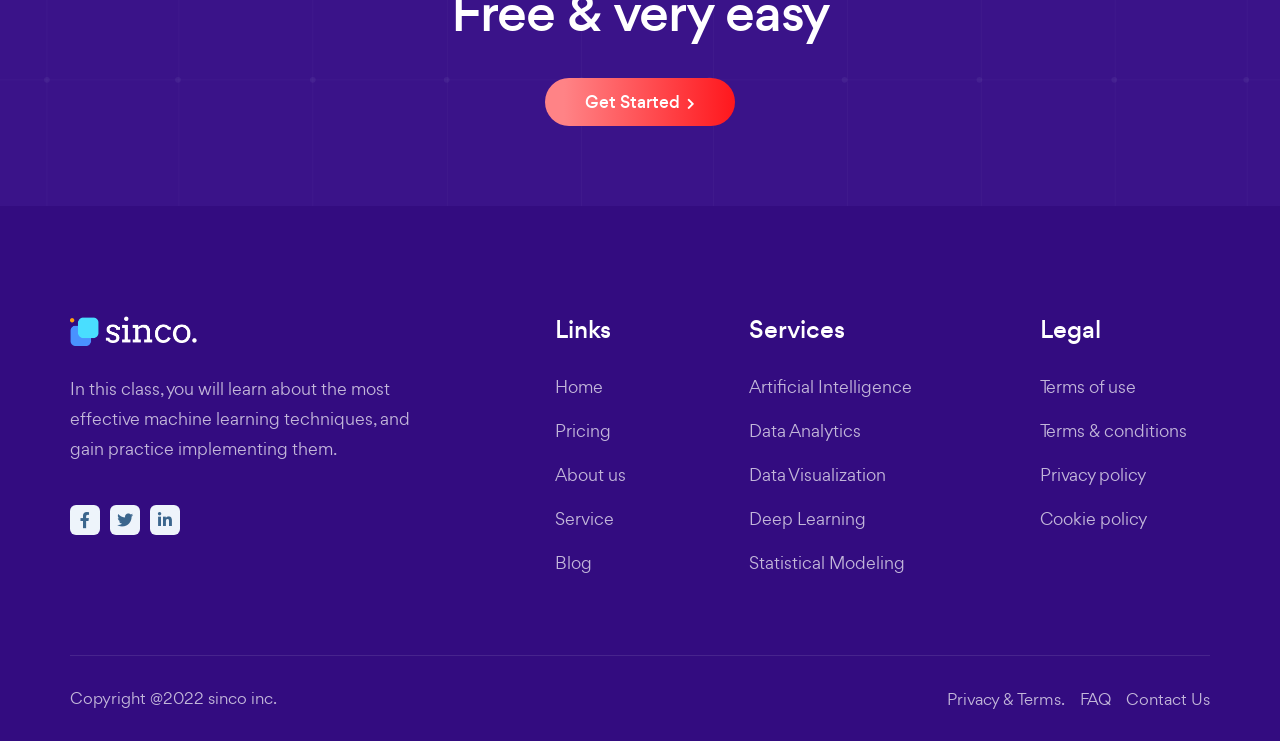
<file: index-5.html>
<!DOCTYPE html>
<html lang="en">
	<head>
		<meta charset="UTF-8">
		<meta name="keywords" content="Data Science, Analytics, Data, sass, software company">
		<meta name="description" content="Sinco - Data Science & Analytics HTML5 Template is designed especially for the agency, multipurpose and business and those who offer business-related services.">
      	<meta property="og:site_name" content="Sinco">
      	<meta property="og:url" content="https://heloshape.com/">
      	<meta property="og:type" content="website">
      	<meta property="og:title" content="Sinco - Data Science & Analytics HTML5 Template">
		<meta name='og:image' content='images/assets/ogg.png'>
		<!-- For IE -->
		<meta http-equiv="X-UA-Compatible" content="IE=edge">
		<!-- For Resposive Device -->
		<meta name="viewport" content="width=device-width, initial-scale=1.0">
		<!-- For Window Tab Color -->
		<!-- Chrome, Firefox OS and Opera -->
		<meta name="theme-color" content="#1E78FF">
		<!-- Windows Phone -->
		<meta name="msapplication-navbutton-color" content="#1E78FF">
		<!-- iOS Safari -->
		<meta name="apple-mobile-web-app-status-bar-style" content="#1E78FF">
		<title>Sinco - Data Science & Analytics HTML5 Template</title>
		<!-- Favicon -->
		<link rel="icon" type="image/png" sizes="56x56" href="images/fav-icon/icon.png">
		<!-- Main style sheet -->
		<link rel="stylesheet" type="text/css" href="css/style.css" media="all">
		<!-- responsive style sheet -->
		<link rel="stylesheet" type="text/css" href="css/responsive.css" media="all">

		<!-- Fix Internet Explorer ______________________________________-->
		<!--[if lt IE 9]>
			<script src="http://html5shiv.googlecode.com/svn/trunk/html5.js"></script>
			<script src="vendor/html5shiv.js"></script>
			<script src="vendor/respond.js"></script>
		<![endif]-->	
	</head>

	<body>
		<div class="main-page-wrapper">
			<!-- ===================================================
				Loading Transition
			==================================================== -->
			<section>
				<div id="preloader">
					<div id="ctn-preloader" class="ctn-preloader">
						<div class="animation-preloader">
							<div class="icon"><img src="images/logo/logo_01.svg" alt="" class="m-auto d-block" width="38"></div>
							<div class="txt-loading mt-2">
								<span data-text-preloader="S" class="letters-loading">
									S
								</span>
								<span data-text-preloader="I" class="letters-loading">
									I
								</span>
								<span data-text-preloader="N" class="letters-loading">
									N
								</span>
								<span data-text-preloader="C" class="letters-loading">
									C
								</span>
								<span data-text-preloader="O" class="letters-loading">
									O
								</span>
							</div>
						</div>	
					</div>
				</div>
			</section>


			<!-- 
			=============================================
				Search
			============================================== 
			-->
			<div class="offcanvas offcanvas-top theme-search-form justify-content-center" tabindex="-1" id="offcanvasTop">
				<button type="button" class="close-btn tran3s" data-bs-dismiss="offcanvas" aria-label="Close"><i class="bi bi-x-lg"></i></button>
				<div class="form-wrapper">
					<form action="#">
						<input type="text" placeholder="Search Keyword....">
					</form>
				</div> <!-- /.form-wrapper -->
			</div>


			<!-- 
			=============================================
				Theme Main Menu
			============================================== 
			-->
			<header class="theme-main-menu sticky-menu theme-menu-one">
				<div class="inner-content">
					<div class="d-flex align-items-center justify-content-between">
						<div class="logo order-lg-0"><a href="index.html" class="d-block"><img src="images/logo/logo_01.png" alt="" width="130"></a></div>

						<div class="right-widget d-flex align-items-center ms-auto ms-lg-0 order-lg-3">
							<button class="menu-search-btn tran3s" type="button" data-bs-toggle="offcanvas" data-bs-target="#offcanvasTop" aria-controls="offcanvasTop"><i class="bi bi-search"></i></button>
							<a href="contact-us.html" class="req-demo-btn tran3s d-none d-lg-block">Request a Demo</a>
						</div> <!-- /.right-widget -->

						<nav class="navbar navbar-expand-lg order-lg-2">
							<button class="navbar-toggler d-block d-lg-none" type="button" data-bs-toggle="collapse" data-bs-target="#navbarNav" aria-controls="navbarNav" aria-expanded="false" aria-label="Toggle navigation">
						    	<span></span>
						 	</button>
						    <div class="collapse navbar-collapse" id="navbarNav">
						    	<ul class="navbar-nav">
						    		<li class="d-block d-lg-none"><div class="logo"><a href="index.html"><img src="images/logo/logo_01.png" alt="" width="130"></a></div></li>
							        <li class="nav-item active dropdown">
							        	<a class="nav-link dropdown-toggle" href="#" role="button" data-bs-toggle="dropdown" data-bs-auto-close="outside" aria-expanded="false">Home</a>
							        	<ul class="dropdown-menu">
							                <li><a href="index.html" class="dropdown-item"><span>User Analysis</span></a></li>
							                <li><a href="index-2.html" class="dropdown-item"><span>Artificial Intelligence</span></a></li>
							                <li><a href="index-3.html" class="dropdown-item"><span>Data Science</span></a></li>
							                <li><a href="index-4.html" class="dropdown-item"><span>Chatboot</span></a></li>
							                <li><a href="index-5.html" class="dropdown-item"><span>Machine Learning</span></a></li>
						                </ul>
						            </li>
						            <li class="nav-item dropdown">
							        	<a class="nav-link dropdown-toggle" href="#" role="button" data-bs-toggle="dropdown" data-bs-auto-close="outside" aria-expanded="false">Pages</a>
							        	<ul class="dropdown-menu">
							                <li class="dropdown-submenu dropdown">
							                	<a class="dropdown-item dropdown-toggle" data-bs-toggle="dropdown" data-bs-auto-close="outside" aria-expanded="false" href="#"><span>About Us</span></a>
							                	<ul class="dropdown-menu">
									            	<li><a href="about-us1.html" class="dropdown-item"><span>About Us One</span></a></li>
										            <li><a href="about-us2.html" class="dropdown-item"><span>About Us Two</span></a></li>
									            </ul>
							                </li>
							                <li class="dropdown-submenu dropdown">
							                	<a class="dropdown-item dropdown-toggle" data-bs-toggle="dropdown" data-bs-auto-close="outside" aria-expanded="false" href="#"><span>Services</span></a>
							                	<ul class="dropdown-menu">
									            	<li><a href="service-V1.html" class="dropdown-item"><span>Service One</span></a></li>
										            <li><a href="service-V2.html" class="dropdown-item"><span>Service Two</span></a></li>
										            <li><a href="service-details-V1.html" class="dropdown-item"><span>Service Details</span></a></li>
									            </ul>
							                </li>
							                <li class="dropdown-submenu dropdown">
							                	<a class="dropdown-item dropdown-toggle" data-bs-toggle="dropdown" data-bs-auto-close="outside" aria-expanded="false" href="#"><span>Our Team</span></a>
							                	<ul class="dropdown-menu">
									            	<li><a href="team.html" class="dropdown-item"><span>Team Member</span></a></li>
										            <li><a href="team-details.html" class="dropdown-item"><span>Team Details</span></a></li>
									            </ul>
							                </li>
							                <li class="dropdown-submenu dropdown">
							                	<a class="dropdown-item dropdown-toggle" data-bs-toggle="dropdown" data-bs-auto-close="outside" aria-expanded="false" href="#"><span>Other Pages</span></a>
							                	<ul class="dropdown-menu">
									            	<li><a href="faq.html" class="dropdown-item"><span>Faq</span></a></li>
									            	<li><a href="signin.html" class="dropdown-item"><span>Signin</span></a></li>
									            	<li><a href="sign-up.html" class="dropdown-item"><span>Signup</span></a></li>
							                		<li><a href="404.html" class="dropdown-item"><span>404 Error</span></a></li>
									            </ul>
							                </li>
							                <li><a href="testimonial.html" class="dropdown-item"><span>Testimonials</span></a></li>
							                <li><a href="pricing.html" class="dropdown-item"><span>Our Pricing</span></a></li>
						                </ul>
						            </li>
						            <li class="nav-item dropdown">
							        	<a class="nav-link dropdown-toggle" href="#" role="button" data-bs-toggle="dropdown" data-bs-auto-close="outside" aria-expanded="false">Portfolio</a>
							        	<ul class="dropdown-menu">
							                <li><a href="portfolio-V1.html" class="dropdown-item"><span>Portfolio 3 Column</span></a></li>
							                <li><a href="portfolio-V2.html" class="dropdown-item"><span>Portfolio 2 Column</span></a></li>
							                <li><a href="portfolio-V3.html" class="dropdown-item"><span>Portfolio Masonry</span></a></li>
							                <li><a href="portfolio-details-V1.html" class="dropdown-item"><span>Single Portfolio</span></a></li>
						                </ul>
						            </li>
							        <li class="nav-item dropdown">
							        	<a class="nav-link dropdown-toggle" href="#" role="button" data-bs-toggle="dropdown" data-bs-auto-close="outside" aria-expanded="false">Blog</a>
						                <ul class="dropdown-menu">
							                <li><a href="blog-V1.html" class="dropdown-item"><span>Grid Layout</span></a></li>
							                <li><a href="blog-V2.html" class="dropdown-item"><span>Grid With Sidebar</span></a></li>
							                <li><a href="blog-V3.html" class="dropdown-item"><span>Blog Masonary</span></a></li>
							                <li><a href="blog-V4.html" class="dropdown-item"><span>Blog Standard</span></a></li>
							                <li><a href="blog-details.html" class="dropdown-item"><span>Blog Details</span></a></li>
						                </ul>
						            </li>
						            <li class="nav-item">
							        	<a class="nav-link" href="contact-us.html" role="button">Contact</a>
						            </li>
						    	</ul>
						    	<!-- Mobile Content -->
						    	<div class="mobile-content d-block d-lg-none">
						    		<div class="d-flex flex-column align-items-center justify-content-center mt-70">
						    			<a href="contact-us.html" class="req-demo-btn tran3s">Request a Demo</a>
						    		</div>
						    	</div> <!-- /.mobile-content -->
						    </div>
						</nav>
					</div>
				</div> <!-- /.inner-content -->
			</header> <!-- /.theme-main-menu -->


			
			<!-- 
			=============================================
				Theme Hero Banner
			============================================== 
			-->
			<div class="hero-banner-four">
				<div class="container">
					<div class="row">
						<div class="col-xl-8 col-xl-7 col-lg-8 col-md-11 m-auto">
							<a href="pricing.html" class="slogan"><strong>Offer</strong> is going on till friday, $1.99/mo. <i class="fas fa-chevron-right"></i></a>
							<h1 class="hero-heading">Analysis & Deep Machine Learning with ai.</h1>
							<p class="mb-50 lg-mb-30">Welcome to AI Superior - we are a German based AI Solution provider. </p>
							<form action="#">
								<input type="email" placeholder="Your email address">
								<button>Request Demo</button>
							</form>
							<div class="info">No Credit Card Required.</div>
						</div>
					</div>
				</div> <!-- /.container -->
				<div class="illustration-holder-one">
					<img src="images/assets/ils_10.svg" alt="">
					<img src="images/assets/ils_10_1.svg" alt="" class="shapes shape-one">
					<img src="images/assets/ils_10_2.svg" alt="" class="shapes shape-two">
				</div> <!-- /.illustration-holder-one -->
				<div class="illustration-holder-two">
					<img src="images/assets/ils_11.svg" alt="">
					<img src="images/assets/ils_10_1.svg" alt="" class="shapes shape-one">
				</div> <!-- /.illustration-holder-two -->
			</div> <!-- /.hero-banner-four -->


			<!--
			=====================================================
				Partner Section Three
			=====================================================
			-->
			<div class="partner-section-three mt-70 lg-mt-60">
				<div class="container">
					<div class="row">
						<div class="col-xl-9 m-auto">
							<div class="partner_slider_one">
								<div class="item"><div class="icon d-flex align-items-center"><img src="images/logo/Plogo-22.png" alt="" class="m-auto"></div></div>
								<div class="item"><div class="icon d-flex align-items-center"><img src="images/logo/Plogo-23.png" alt="" class="m-auto"></div></div>
								<div class="item"><div class="icon d-flex align-items-center"><img src="images/logo/Plogo-24.png" alt="" class="m-auto"></div></div>
								<div class="item"><div class="icon d-flex align-items-center"><img src="images/logo/Plogo-25.png" alt="" class="m-auto"></div></div>
								<div class="item"><div class="icon d-flex align-items-center"><img src="images/logo/Plogo-23.png" alt="" class="m-auto"></div></div>
							</div>
						</div>
					</div>
				</div> <!-- /.container -->
			</div> <!-- /.partner-section-three -->

			


			<!-- 
			=============================================
				Feature Section Thirteen
			============================================== 
			-->
			<div class="fancy-feature-thirteen position-relative mt-100 pb-150 lg-pb-100">
				<div class="container">
					<div class="row">
						<div class="col-xl-6 col-lg-5 col-md-7 m-auto" data-aos="fade-up">
							<div class="title-style-one text-center mb-55 lg-mb-30">
								<div class="sc-title-five">Our Services</div>
								<h2 class="main-title">What we offer? Let’s check it out.</h2>
							</div> <!-- /.title-style-one -->
						</div>
					</div>

					<div class="row">
						<div class="col-xl-3 col-sm-6 d-flex" data-aos="fade-up">
							<div class="block-style-ten tran3s mt-30">
								<div class="icon d-flex align-items-end"><img src="images/icon/icon_24.svg" alt=""></div>
								<h6><a href="service-details-V1.html">Video Intelligence</a></h6>
								<p>Convert data nois intelligent insights for quis competitive differentiation.</p>
								<a href="service-details-V1.html" class="read-btn tran3s"><i class="bi bi-arrow-right"></i></a>
							</div> <!-- /.block-style-ten -->
						</div>
						<div class="col-xl-3 col-sm-6 d-flex" data-aos="fade-up" data-aos-delay="100">
							<div class="block-style-ten tran3s mt-30">
								<div class="icon d-flex align-items-end"><img src="images/icon/icon_25.svg" alt=""></div>
								<h6><a href="service-details-V1.html">Machine Learning</a></h6>
								<p>Convert data nois intelligent insights for quis competitive differentiation.</p>
								<a href="service-details-V1.html" class="read-btn tran3s"><i class="bi bi-arrow-right"></i></a>
							</div> <!-- /.block-style-ten -->
						</div>
						<div class="col-xl-3 col-sm-6 d-flex" data-aos="fade-up" data-aos-delay="200">
							<div class="block-style-ten tran3s mt-30">
								<div class="icon d-flex align-items-end"><img src="images/icon/icon_26.svg" alt=""></div>
								<h6><a href="service-details-V1.html">Voice Tracking</a></h6>
								<p>Convert data nois intelligent insights for quis competitive differentiation.</p>
								<a href="service-details-V1.html" class="read-btn tran3s"><i class="bi bi-arrow-right"></i></a>
							</div> <!-- /.block-style-ten -->
						</div>
						<div class="col-xl-3 col-sm-6 d-flex" data-aos="fade-up" data-aos-delay="300">
							<div class="block-style-ten tran3s mt-30">
								<div class="icon d-flex align-items-end"><img src="images/icon/icon_27.svg" alt=""></div>
								<h6><a href="service-details-V1.html">Data Analysis</a></h6>
								<p>Convert data nois intelligent insights for quis competitive differentiation.</p>
								<a href="service-details-V1.html" class="read-btn tran3s"><i class="bi bi-arrow-right"></i></a>
							</div> <!-- /.block-style-ten -->
						</div>
					</div>
				</div> <!-- /.container -->
				<img src="images/shape/shape_31.svg" alt="" class="shapes shape-one">
			</div> <!-- /.fancy-feature-thirteen -->



			<!-- 
			=============================================
				Feature Section Fourteen
			============================================== 
			-->
			<div class="fancy-feature-fourteen mt-20">
				<div class="container">
					<div class="row align-items-center">
						<div class="col-xl-5 col-md-6 order-md-last">
							<div class="block-style-two" data-aos="fade-left">
								<div class="title-style-one">
									<div class="sc-title-five">Over 150k+ Client</div>
									<h2 class="main-title">Provides Realtime Data Solutions.</h2>
								</div> <!-- /.title-style-one -->
								<p class="pt-10 pb-20">AI technology is perfect for best business solutions & we offer help to achieve your goals.</p>
								<ul class="style-none list-item color-rev">
									<li>Various analysis options.</li>
									<li>Page Load (time, size, number of requests).</li>
									<li>Adance Data analysis operation.</li>
								</ul>
								<a href="about-us2.html" class="btn-six ripple-btn mt-50 lg-mt-30">More about us</a>
							</div> <!-- /.block-style-two -->
						</div>

						<div class="col-xl-7 col-md-6 order-md-first">
							<div class="illustration-holder d-inline-block position-relative sm-mt-50">
								<img src="images/assets/ils_12.svg" alt="">
								<img src="images/assets/ils_12_1.svg" alt="" class="shapes shape-one" data-aos="fade-down" data-aos-duration="1500">
								<img src="images/assets/ils_12_1.svg" alt="" class="shapes shape-two" data-aos="fade-down" data-aos-delay="100" data-aos-duration="1500">
								<img src="images/assets/ils_12_2.svg" alt="" class="shapes shape-three" data-aos="fade-up" data-aos-delay="100" data-aos-duration="1500">
								<img src="images/assets/ils_12_3.svg" alt="" class="shapes shape-four">
								<img src="images/assets/ils_12_4.svg" alt="" class="shapes shape-five" data-aos="fade-left" data-aos-duration="1500">
							</div> <!-- /.illustration-holder -->
						</div>
					</div>
				</div> <!-- /.container -->
			</div> <!-- /.fancy-feature-fourteen -->
			



			<!--
			=====================================================
				Counter Section One
			=====================================================
			-->
			<div class="counter-section-one mt-70">
				<div class="container">
					<div class="inner-container no-bg">
						<div class="row justify-content-center">
							<div class="col-md-4 col-sm-6" data-aos="fade-up">
								<div class="counter-block-one text-center mb-20">
									<div class="main-count"><span class="counter">20</span>mil</div>
									<p>Human labor hours saved <br> with help of AI</p>
								</div> <!-- /.counter-block-one -->
							</div>
							<div class="col-md-4 col-sm-6" data-aos="fade-up" data-aos-delay="100">
								<div class="counter-block-one text-center mb-20">
									<div class="main-count"><span class="counter">1.3</span>b+</div>
									<p>Generated revenue by <br>AI Solutions</p>
								</div> <!-- /.counter-block-one -->
							</div>
							<div class="col-md-4 col-sm-6" data-aos="fade-up" data-aos-delay="200">
								<div class="counter-block-one text-center mb-20">
									<div class="main-count">$<span class="counter">15</span>mil+</div>
									<p>Saved operational costs <br>due to AI</p>
								</div> <!-- /.counter-block-one -->
							</div>
						</div>
					</div> <!-- /.inner-container -->
				</div>
			</div> <!-- /.counter-section-one -->



			<!-- 
			=============================================
				Feature Section Fifteen
			============================================== 
			-->
			<div class="fancy-feature-fifteen position-relative mt-65">
				<div class="container">
					<div class="title-style-one text-center mb-90 lg-mb-30" data-aos="fade-up">
						<div class="sc-title-five">OUR APPROACH</div>
						<h2 class="main-title">How sinco works</h2>
					</div> <!-- /.title-style-one -->

					<div class="bg-wrapper">
						<div class="row justify-content-center gx-xxl-5">
							<div class="col-md-4 col-sm-6" data-aos="fade-right">
								<div class="block-style-eleven position-relative mt-50">
									<div class="icon d-flex align-items-center justify-content-center">
										<img src="images/icon/icon_28.svg" alt="">
										<div class="num">1</div>
									</div>
									<h5>Identify the probelm <br> with ai</h5>
								</div> <!-- /.block-style-eleven -->
							</div>
							<div class="col-md-4 col-sm-6" data-aos="fade-up" data-aos-delay="100">
								<div class="block-style-eleven position-relative mt-50 shape-arrow">
									<div class="icon d-flex align-items-center justify-content-center">
										<img src="images/icon/icon_29.svg" alt="">
										<div class="num">2</div>
									</div>
									<h5>Collect data with our <br> advance ai.</h5>
								</div> <!-- /.block-style-eleven -->
							</div>
							<div class="col-md-4 col-sm-6" data-aos="fade-left" data-aos-delay="200">
								<div class="block-style-eleven position-relative mt-50">
									<div class="icon d-flex align-items-center justify-content-center">
										<img src="images/icon/icon_30.svg" alt="">
										<div class="num">3</div>
									</div>
									<h5>Deliver Accurate data <br> solution.</h5>
								</div> <!-- /.block-style-eleven -->
							</div>
						</div>
					</div> <!-- /.bg-wrapper -->
				</div> <!-- /.container -->
				<img src="images/shape/shape_33.svg" alt="" class="shapes shape-one">
			</div> <!-- /.fancy-feature-fifteen -->


			<!-- 
			=============================================
				Feature Section Sixteen
			============================================== 
			-->
			<div class="fancy-feature-sixteen mt-170 lg-mt-110">
				<div class="container">
					<div class="row align-items-center">
						<div class="col-lg-5 col-md-6">
							<div class="title-style-one mb-40 lg-mb-20">
								<h2 class="main-title">Working skills.</h2>
							</div> <!-- /.title-style-one -->
							<p>You’ve pored over your customers’ input. You’ve fleshed out your idea – and it’s taking real form! You know it satisfied a real need in your market,</p>
						</div>
						<div class="col-md-6 ms-auto">
							<div class="skills-progress skills ps-xxl-5 mt-45 sm-mt-80">
								<div class="habilidades_contenedor">
							        <div class="codeconSkills">
							            <div class="codeconSkillbar mb-80 md-mb-70">
							            	<div class="skill-text">
							            		<span class="codeconSkillArea">Data Consulting</span>
							            	</div>
							                <div class="skillBar" data-percent="63%">
							                	<span class="PercentText">63%</span>
							                </div>
							            </div>
							            <div class="codeconSkillbar mb-80 md-mb-70">
							            	<div class="skill-text">
							            		<span class="codeconSkillArea ">Big Data & AI</span>
							            	</div>
								            <div class="skillBar" data-percent="92%">
								                <span class="PercentText">92%</span>
								            </div>
							            </div>
							            <div class="codeconSkillbar">
							            	<div class="skill-text">
							            		<span class="codeconSkillArea ">Predictive Analysis</span>
							            	</div>
								            <div class="skillBar" data-percent="78%">
								                <span class="PercentText">78%</span>
								            </div>
							            </div>
							    	</div> <!-- /.codeconSkills -->
							    </div> <!-- /.habilidades_contenedor -->
							</div> <!-- /.skills-progress -->
						</div>
					</div>
				</div>
			</div> <!-- /.fancy-feature-sixteen -->




			<!--
			=====================================================
				Portfolio Gallery Two
			=====================================================
			-->
			<div class="portfolio-gallery-two mt-170 lg-mt-110">
				<div class="container">
					<div class="row align-items-center">
						<div class="col-lg-6 col-md-7 m-auto">
							<div class="title-style-one text-center mb-50 lg-mb-20" data-aos="fade-up">
								<div class="sc-title-five">OUR PROJECTS</div>
								<h2 class="main-title">Check some our recent Projects.</h2>
							</div> <!-- /.title-style-one -->
						</div>
					</div>


					<div class="row gx-xxl-5">
						<div class="col-lg-4 col-sm-6" data-aos="fade-up">
							<div class="portfolio-block-one mt-40">
								<div class="img-meta"><img src="images/gallery/img_01.jpg" alt="" class="w-100"></div>
								<a href="portfolio-details-V1.html" class="title tran3s d-flex flex-column justify-content-center align-items-center">
									<span class="tag">Data Research</span>
									<span class="pj-name">Product Analysis</span>
								</a>
								<div class="hover-state tran3s"><a class="fancybox tran3s" data-fancybox="" title="Click for large view" href="images/gallery/img_01.jpg" tabindex="0"><i class="bi bi-plus"></i></a></div>
							</div> <!-- /.portfolio-block-one -->
						</div> <!-- /.item -->
						<div class="col-lg-4 col-sm-6" data-aos="fade-up" data-aos-delay="100">
							<div class="portfolio-block-one mt-40">
								<div class="img-meta"><img src="images/gallery/img_02.jpg" alt="" class="w-100"></div>
								<a href="portfolio-details-V1.html" class="title tran3s d-flex flex-column justify-content-center align-items-center">
									<span class="tag">Design</span>
									<span class="pj-name">UI, UX Design</span>
								</a>
								<div class="hover-state tran3s"><a class="fancybox tran3s" data-fancybox="" title="Click for large view" href="images/gallery/img_02.jpg" tabindex="0"><i class="bi bi-plus"></i></a></div>
							</div> <!-- /.portfolio-block-one -->
						</div> <!-- /.item -->
						<div class="col-lg-4 col-sm-6" data-aos="fade-up" data-aos-delay="200">
							<div class="portfolio-block-one mt-40">
								<div class="img-meta"><img src="images/gallery/img_03.jpg" alt="" class="w-100"></div>
								<a href="portfolio-details-V1.html" class="title tran3s d-flex flex-column justify-content-center align-items-center">
									<span class="tag">Marketing</span>
									<span class="pj-name">Content Marketing</span>
								</a>
								<div class="hover-state tran3s"><a class="fancybox tran3s" data-fancybox="" title="Click for large view" href="images/gallery/img_03.jpg" tabindex="0"><i class="bi bi-plus"></i></a></div>
							</div> <!-- /.portfolio-block-one -->
						</div> <!-- /.item -->
						<div class="col-lg-4 col-sm-6" data-aos="fade-up">
							<div class="portfolio-block-one mt-40">
								<div class="img-meta"><img src="images/gallery/img_04.jpg" alt="" class="w-100"></div>
								<a href="portfolio-details-V1.html" class="title tran3s d-flex flex-column justify-content-center align-items-center">
									<span class="tag">Development</span>
									<span class="pj-name">Market System</span>
								</a>
								<div class="hover-state tran3s"><a class="fancybox tran3s" data-fancybox="" title="Click for large view" href="images/gallery/img_04.jpg" tabindex="0"><i class="bi bi-plus"></i></a></div>
							</div> <!-- /.portfolio-block-one -->
						</div> <!-- /.item -->
						<div class="col-lg-4 col-sm-6" data-aos="fade-up" data-aos-delay="100">
							<div class="portfolio-block-one mt-40">
								<div class="img-meta"><img src="images/gallery/img_05.jpg" alt="" class="w-100"></div>
								<a href="portfolio-details-V1.html" class="title tran3s d-flex flex-column justify-content-center align-items-center">
									<span class="tag">Marketing</span>
									<span class="pj-name">Content Marketing</span>
								</a>
								<div class="hover-state tran3s"><a class="fancybox tran3s" data-fancybox="" title="Click for large view" href="images/gallery/img_05.jpg" tabindex="0"><i class="bi bi-plus"></i></a></div>
							</div> <!-- /.portfolio-block-one -->
						</div> <!-- /.item -->
						<div class="col-lg-4 col-sm-6" data-aos="fade-up" data-aos-delay="200">
							<div class="portfolio-block-one mt-40">
								<div class="img-meta"><img src="images/gallery/img_06.jpg" alt="" class="w-100"></div>
								<a href="portfolio-details-V1.html" class="title tran3s d-flex flex-column justify-content-center align-items-center">
									<span class="tag">Data Research</span>
									<span class="pj-name">Product Analysis</span>
								</a>
								<div class="hover-state tran3s"><a class="fancybox tran3s" data-fancybox="" title="Click for large view" href="images/gallery/img_06.jpg" tabindex="0"><i class="bi bi-plus"></i></a></div>
							</div> <!-- /.portfolio-block-one -->
						</div> <!-- /.item -->
					</div>
				</div>
			</div> <!-- /.portfolio-gallery-two -->



			<!--
			=====================================================
				Feedback Slider Three
			=====================================================
			-->
			<div class="feedback-section-three style-two mt-180 lg-mt-120" data-aos="fade-up">
				<div class="container">
					<div class="slider-wrapper">
						<div class="feedback_slider_three">
							<div class="item">
								<div class="feedback-block-three d-md-flex align-items-center">
									<div class="img-meta">
										<img src="images/media/img_05.jpg" alt="">
									</div>
									<div class="text-wrapper mb-50">
										<div class="icon d-flex justify-content-center align-items-center"><img src="images/icon/icon_15.svg" alt=""></div>
										<p>Certainly from my perspective been great success with lore giving that <a href="#">enterprises</a> level magna assured quality due issue there live the blind texts separated.</p>
										<div class="name">
											<h6>Martin Jonas</h6>
											<span>Head of marketing, Inter inc.</span>
										</div> <!-- /.name -->
									</div> <!-- /.text-wrapper -->
								</div> <!-- /.feedback-block-three -->
							</div>
							<div class="item">
								<div class="feedback-block-three d-md-flex align-items-center">
									<div class="img-meta">
										<img src="images/media/img_06.jpg" alt="">
									</div>
									<div class="text-wrapper mb-50">
										<div class="icon d-flex justify-content-center align-items-center"><img src="images/icon/icon_15.svg" alt=""></div>
										<p>Having a home based business is a wonderful asset to your life. The problem still stands it comes time <a href="#">advertise</a> your business for a cheap cost you have looked.</p>
										<div class="name">
											<h6>Carolyn Tyler</h6>
											<span>Senior Developer, Sinco inc.</span>
										</div> <!-- /.name -->
									</div> <!-- /.text-wrapper -->
								</div> <!-- /.feedback-block-three -->
							</div>
							<div class="item">
								<div class="feedback-block-three d-md-flex align-items-center">
									<div class="img-meta">
										<img src="images/media/img_07.jpg" alt="">
									</div>
									<div class="text-wrapper mb-50">
										<div class="icon d-flex justify-content-center align-items-center"><img src="images/icon/icon_15.svg" alt=""></div>
										<p>It’s a great exprience to work with <a href="#">Sinco</a>. They’r vey humble and expert & the service has been excellent. The author is very quick and nice when it comes to support.</p>
										<div class="name">
											<h6>Rebecca Jones</h6>
											<span>Senior UX Designer, Creativegigs.</span>
										</div> <!-- /.name -->
									</div> <!-- /.text-wrapper -->
								</div> <!-- /.feedback-block-three -->
							</div>
						</div> <!-- /.feedback_slider_three -->
					</div> <!-- /.slider-wrapper -->
				</div> <!-- /.container -->
			</div> <!-- /.feedback-section-three -->



			<!--
			=====================================================
				Pricing Section Two
			=====================================================
			-->
			<div class="pricing-section-two position-relative mt-150 lg-mt-50">
				<div class="container">
					<div class="row align-items-center">
						<div class="col-xl-7 col-lg-6 col-md-8 m-auto">
							<div class="title-style-one text-center mb-20" data-aos="fade-up">
								<div class="sc-title-five">Pricing & Plan</div>
								<h2 class="main-title">No Hidden Cost. Choose your plan.</h2>
							</div> <!-- /.title-style-one -->
						</div>
					</div>
					<div class="pricing-table-area-two">
						<div class="row">
							<div class="col-xxl-10 m-auto">
								<div class="row justify-content-center">
									<div class="col-lg-4 col-sm-6" data-aos="fade-right">
										<div class="pr-table-wrapper tran3s mt-40">
											<div class="pack-name">Standard</div>
											<div class="price"><sup>$</sup>0</div>
											<ul class="pr-feature style-none">
												<li>1 Domain</li>
												<li>1 Year Premium Support</li>
												<li>Team fundraising</li>
											</ul>
											<a href="#" class="btn-seven w-100 mt-50 lg-mt-30">Choose Plan</a>
										</div> <!-- /.pr-table-wrapper -->
									</div>

									<div class="col-lg-4 col-sm-6" data-aos="fade-up" data-aos-delay="100">
										<div class="pr-table-wrapper tran3s mt-40 active">
											<div class="pack-name">Gold</div>
											<div class="price"><sup>$</sup>27. <sup>99</sup></div>
											<ul class="pr-feature style-none">
												<li>1 Domain</li>
												<li>1 Year Premium Support</li>
												<li>Team fundraising</li>
											</ul>
											<a href="#" class="btn-seven w-100 mt-50 lg-mt-30">Choose Plan</a>
										</div> <!-- /.pr-table-wrapper -->
									</div>

									<div class="col-lg-4 col-sm-6" data-aos="fade-left">
										<div class="pr-table-wrapper tran3s mt-40">
											<div class="pack-name">Diamond</div>
											<div class="price"><sup>$</sup>39. <sup>99</sup></div>
											<ul class="pr-feature style-none">
												<li>1 Domain</li>
												<li>1 Year Premium Support</li>
												<li>Team fundraising</li>
											</ul>
											<a href="#" class="btn-seven w-100 mt-50 lg-mt-30">Choose Plan</a>
										</div> <!-- /.pr-table-wrapper -->
									</div>
								</div>
							</div>
						</div>

						<div class="row">
							<div class="col-xxl-5 col-xl-6 col-lg-7 m-auto">
								<p class="info mt-75 lg-mt-50" data-aos="fade-up">We've done it carefully and simply. Combined with the ingredients makes for beautiful landings.</p>
							</div>
						</div>
					</div> <!-- /.pricing-table-area-two -->
				</div>
				<img src="images/shape/shape_34.svg" alt="" class="shapes shape-one">
			</div> <!-- /.pricing-section-two -->



			<!--
			=====================================================
				Blog Section Two
			=====================================================
			-->
			<div class="blog-section-two mt-140 lg-mt-100">
				<div class="container">
					<div class="title-style-one text-center mb-50 lg-mb-20" data-aos="fade-up">
						<div class="sc-title-five">BLOG</div>
						<h2 class="main-title">Company News</h2>
					</div> <!-- /.title-style-one -->

					<div class="row gx-xxl-5">
						<div class="col-lg-4 col-sm-6 d-flex" data-aos="fade-up">
							<article class="blog-meta-two mt-30">
								<figure class="post-img m0"><a href="blog-details.html" class="w-100 d-block"><img src="images/blog/blog_img_04.jpg" alt="" class="w-100 tran4s"></a></figure>
								<div class="post-data">
									<div class="post-tag"><a href="blog-details.html">23 Apr, 2021</a></div>
									<a href="blog-details.html" class="blog-title"><h5>A Discount Cartridge dsu is Better Ever.</h5></a>
									<a href="blog-details.html" class="read-btn tran3s">Continue Reading <i class="fas fa-chevron-right"></i></a>
								</div> <!-- /.post-data -->
							</article>
						</div>
						<div class="col-lg-4 col-sm-6 d-flex" data-aos="fade-up" data-aos-delay="100">
							<article class="blog-meta-two mt-30">
								<figure class="post-img m0"><a href="blog-details.html" class="w-100 d-block"><img src="images/blog/blog_img_07.jpg" alt="" class="w-100 tran4s"></a></figure>
								<div class="post-data">
									<div class="post-tag"><a href="blog-details.html">23 Apr, 2021</a></div>
									<a href="blog-details.html" class="blog-title"><h5>Truck Side Advertising Isn It Time for action.</h5></a>
									<a href="blog-details.html" class="read-btn tran3s">Continue Reading <i class="fas fa-chevron-right"></i></a>
								</div> <!-- /.post-data -->
							</article>
						</div>
						<div class="col-lg-4 col-sm-6 d-flex" data-aos="fade-up" data-aos-delay="200">
							<article class="blog-meta-two mt-30">
								<figure class="post-img m0"><a href="blog-details.html" class="w-100 d-block"><img src="images/blog/blog_img_06.jpg" alt="" class="w-100 tran4s"></a></figure>
								<div class="post-data">
									<div class="post-tag"><a href="blog-details.html">23 Apr, 2021</a></div>
									<a href="blog-details.html" class="blog-title"><h5>A discount cartridge dsu is better ever.</h5></a>
									<a href="blog-details.html" class="read-btn tran3s">Continue Reading <i class="fas fa-chevron-right"></i></a>
								</div> <!-- /.post-data -->
							</article>
						</div>
					</div>
				</div>
			</div> <!-- /.blog-section-two -->



			<!-- 
			=============================================
				Fancy Short Banner Three
			============================================== 
			-->
			<div class="fancy-short-banner-three position-relative mt-160 lg-mt-80">
				<div class="container">
					<div class="bg-wrapper">
						<div class="row align-items-center">
							<div class="col-lg-8 m-auto" data-aos="fade-up">
								<div class="title-style-one text-center white-vr mb-30" data-aos="fade-up">
									<h2 class="main-title">Get Ready to Started It’s Fast, Free & very easy</h2>
								</div> <!-- /.title-style-one -->
								<a href="contact-us.html" class="btn-six ripple-btn">Get Started <i class="fas fa-chevron-right"></i></a>
							</div>
						</div>
					</div> <!-- /.bg-wrapper -->
				</div> <!-- /.container -->
			</div> <!-- /.fancy-short-banner-three -->


		

			<!--
			=====================================================
				Footer
			=====================================================
			-->
			<div class="footer-style-one theme-basic-footer">
				<div class="container">
					<div class="inner-wrapper">
						<div class="row">
							<div class="col-lg-4 footer-intro mb-40">
								<div class="logo"><a href="index.html"><img src="images/logo/logo_01.png" alt="" width="130"></a></div>
								<p>In this class, you will learn about the most effective machine learning techniques, and gain practice implementing them.</p>
								<ul class="d-flex social-icon style-none">
									<li><a href="#"><i class="fab fa-facebook-f"></i></a></li>
									<li><a href="#"><i class="fab fa-twitter"></i></a></li>
									<li><a href="#"><i class="fab fa-linkedin-in"></i></a></li>
								</ul>
							</div>
							<div class="col-lg-2 col-sm-4 ms-auto mb-30">
								<h5 class="footer-title">Links</h5>
								<ul class="footer-nav-link style-none">
									<li><a href="index.html">Home</a></li>
									<li><a href="pricing.html">Pricing</a></li>
									<li><a href="about-us2.html">About us</a></li>
									<li><a href="service-V1.html">Service</a></li>
									<li><a href="blog-V1.html">Blog</a></li>
								</ul>
							</div>
							<div class="col-lg-3 col-sm-4 mb-30">
								<h5 class="footer-title">Services</h5>
								<ul class="footer-nav-link style-none">
									<li><a href="service-details-V1.html">Artificial Intelligence</a></li>
									<li><a href="service-details-V1.html">Data Analytics</a></li>
									<li><a href="service-details-V1.html">Data Visualization</a></li>
									<li><a href="service-details-V1.html">Deep Learning</a></li>
									<li><a href="service-details-V1.html">Statistical Modeling</a></li>
								</ul>
							</div>
							<div class="col-xl-2 col-lg-3 col-sm-4 mb-30">
								<h5 class="footer-title">Legal</h5>
								<ul class="footer-nav-link style-none">
									<li><a href="faq.html">Terms of use</a></li>
									<li><a href="faq.html">Terms & conditions</a></li>
									<li><a href="faq.html">Privacy policy</a></li>
									<li><a href="faq.html">Cookie policy</a></li>
								</ul>
							</div>
						</div>

						<div class="bottom-footer">
							<div class="d-lg-flex justify-content-between align-items-center">
								<ul class="order-lg-1 pb-15 d-flex justify-content-center footer-nav style-none">
									<li><a href="faq.html">Privacy &amp; Terms.</a></li>
									<li><a href="faq.html">FAQ</a></li>
									<li><a href="contact-us.html">Contact Us</a></li>
								</ul>
								<p class="copyright text-center order-lg-0 pb-15">Copyright @2022 sinco inc.</p>
							</div>
						</div>
					</div> <!-- /.inner-wrapper -->
				</div>
			</div> <!-- /.footer-style-one -->


			<button class="scroll-top">
				<i class="bi bi-arrow-up-short"></i>
			</button>
			
			


		<!-- Optional JavaScript _____________________________  -->

    	<!-- jQuery first, then Bootstrap JS -->
    	<!-- jQuery -->
		<script src="vendor/jquery.min.js"></script>
		<!-- Bootstrap JS -->
		<script src="vendor/bootstrap/js/bootstrap.bundle.min.js"></script>
		<!-- AOS js -->
		<script src="vendor/aos-next/dist/aos.js"></script>
		<!-- Slick Slider -->
		<script src="vendor/slick/slick.min.js"></script>
		<!-- js Counter -->
		<script src="vendor/jquery.counterup.min.js"></script>
		<script src="vendor/jquery.waypoints.min.js"></script>
		<!-- Fancybox -->
		<script src="vendor/fancybox/dist/jquery.fancybox.min.js"></script>
		<!-- Progress Bar js -->
		<script src="vendor/skills-master/jquery.skills.js"></script>

		<!-- Theme js -->
		<script src="js/theme.js"></script>
		</div> <!-- /.main-page-wrapper -->
	</body>
</html>
</file>
<file: css/style.css>
/* CSS Document */

/* 
    Created on   : 27/01/2022.
    Theme Name   : Sinco - Data Science & Analytics HTML5 Template
    Version      : 1.0.
    Developed by : (me@heloshape.com) / (www.me.heloshape.com)
   
*/
/**
* Importing necessary  Styles.
**/
/*----- Fonts ----*/
@import url('../fonts/gordita/stylesheet.css');
/*----Bootstrap css ----- */
@import url('../vendor/bootstrap/css/bootstrap.min.css');
/*---- Navbar Css------*/
@import url('navbar.css');
/*----Framework css-----*/
@import url('framework.css');
/*----- Bootstrap Icons ----------*/
@import url('../fonts/bootstrap-icons/font-css.css');
/*---- Font Awesome Icons -------*/
@import url('../fonts/font-awesome/css/all.min.css');
/*----------- Fancybox css -------*/
@import url('../vendor/fancybox/dist/jquery.fancybox.min.css');
/*----------- Slick Slider -------*/
@import url('../vendor/slick/slick.css');
/*----Animate css----*/
@import url('animate.min.css');
@import url('custom-animation.css');
/*---- Progress bar css----*/
@import url('../vendor/skills-master/habilidades.css');
/*-------- AOS css ------*/
@import url('../vendor/aos-next/dist/aos.css');


/*========================================================================================

*************************** Start Styling Your theme from here ***************************

==========================================================================================*/
/*** 
====================================================================
  Theme Color and Root Prefix
====================================================================

 ***/
::-webkit-scrollbar{ width: 5px; }
::-webkit-scrollbar-track { background: #fff;}
::-webkit-scrollbar-thumb { background: #913BFF;border-radius: 0;}
:root {
  --text-color    : rgba(255,255,255,0.7);
  --heading       : #fff;
  --prime-one     : #0066FF;
  --prime-two     : #FF7A41;
  --prime-three   : #913BFF;
  --prime-four    : #7736FF;
  --prime-five    : #6B25FF;
  --gr-one        : linear-gradient(90.43deg, #FF8386 10.07%, #FF171D 99.78%);
}
::selection {
  background-color: #2a2a2a;
  color: #fff;
}
/*----- Switcher ----*/
#switcher {
  position: fixed;
  left: 0;
  top: 150px;
  z-index: 999;
  background: #fff;
  color: #000;
  border-radius: 50%;
  width: 35px;
  height: 35px;
  line-height: 35px;
  font-size: 16px;
  animation: rotated 8s infinite linear;
}
@media (max-width: 575px) { 
  #switcher {top: 90px}
}
/*** 
====================================================================
  Loading Transition
====================================================================

 ***/
.ctn-preloader {
  align-items: center;
  -webkit-align-items: center;
  display: flex;
  display: -ms-flexbox;
  height: 100%;
  justify-content: center;
  -webkit-justify-content: center;
  position: fixed;
  left: 0;
  top: 0;
  width: 100%;
  z-index: 999999;
  background: #330C80;
}
.ctn-preloader .animation-preloader {
  position: absolute;
  z-index: 100;
  text-align: center;
}
.ctn-preloader .animation-preloader .icon {display: inline-block; position: relative;}
.ctn-preloader .animation-preloader .txt-loading {user-select: none;}
.ctn-preloader .animation-preloader .txt-loading .letters-loading:before {
  animation: letters-loading 4s infinite;
  color: var(--prime-three);
  content: attr(data-text-preloader);
  left: 0;
  opacity: 0;
  top:0;
  line-height: 30px;
  position: absolute;
}
.ctn-preloader .animation-preloader .txt-loading .letters-loading {
  font-family: 'gorditabold';
  letter-spacing: 12px;
  display: inline-block;
  color: rgb(145 59 255 / 15%);
  position: relative;
  font-size: 30px;
  line-height: 30px;
}
.ctn-preloader .animation-preloader .txt-loading .letters-loading:nth-child(2):before {animation-delay: 0.2s;}
.ctn-preloader .animation-preloader .txt-loading .letters-loading:nth-child(3):before {animation-delay: 0.4s;}
.ctn-preloader .animation-preloader .txt-loading .letters-loading:nth-child(4):before {animation-delay: 0.6s;}
.ctn-preloader .animation-preloader .txt-loading .letters-loading:nth-child(5):before {animation-delay: 0.8s;}
.ctn-preloader .animation-preloader .txt-loading .letters-loading:nth-child(6):before { animation-delay: 1s;}
.ctn-preloader .animation-preloader .txt-loading .letters-loading:nth-child(7):before { animation-delay: 1.2s;}
.ctn-preloader .animation-preloader .txt-loading .letters-loading:nth-child(8):before { animation-delay: 1.4s;}
.loaded .animation-preloader {
  opacity: 0;
  transition: 0.3s ease-out;
}
@keyframes spinner {
  to {
    transform: rotateZ(360deg);
  }
}
@keyframes letters-loading {
  0%,
  75%,
  100% {
    opacity: 0;
    transform: rotateY(-90deg);
  }

  25%,
  50% {
    opacity: 1;
    transform: rotateY(0deg);
  }
}
@media screen and (max-width: 500px) {
  .ctn-preloader .animation-preloader .txt-loading .letters-loading {font-size: 40px; letter-spacing: 10px;}
}
/*^^^^^^^^^^^^^^^^^^^^ Global Prefix ^^^^^^^^^^^^^^^^^^^^^*/
.main-page-wrapper {overflow-x:hidden;}
body {
  font-family: 'gorditaregular';
  font-weight: normal;
  font-size: 20px;
  position: relative;
  line-height: 2em;
  color: var(--text-color);
  background: #330C80;
}
.body-bg-two {background: #651dff;}
.h1,h1,.h2,h2,.h3,h3,.h4,h4,.h5,h5,.h6,h6 {color: var(--heading); font-weight: normal;}
.h1,h1 {font-size: 80px;}
.h2,h2 {font-size: 52px;}
.h3,h3 {font-size: 36px;}
.h4,h4 {font-size: 24px;}
.h5,h5 {font-size: 24px; font-family: 'gorditamedium';}
.h6,h6 {font-size: 20px; font-family: 'gorditamedium';}
::-webkit-input-placeholder {color: rgba(255,255,255, 0.6);}
:-ms-input-placeholder { color: rgba(255,255,255, 0.6);}
::placeholder {color: rgba(255,255,255, 0.6);}
/*^^^^^^^^^^^^^^^^^^^^ Prefix Classes ^^^^^^^^^^^^^^^^^^^^^*/
.tran3s,.svg path {transition: all 0.3s ease-in-out;}
.tran4s {transition: all 0.4s ease-in-out;}
.tran5s {transition: all 0.5s ease-in-out;}
.tran6s {transition: all 0.6s ease-in-out;}
.text-lg {font-size: 24px;}
.style-none {list-style: none; padding-left: 0; margin-bottom: 0;}
.shapes {position: absolute; z-index: -1;}
.border-top {border-top: 1px solid rgba(255, 255, 255, 0.2) !important;}
.border-bottom {border-bottom: 1px solid rgba(255, 255, 255, 0.2) !important;}
/*^^^^^^^^^^^^^^^^^^^^ Scroll Top ^^^^^^^^^^^^^^^^^^^^^*/
.scroll-top {
  width:35px;
  height:35px;
  line-height: 35px;
  position: fixed;
  bottom: 20px;
  right: 5px;
  z-index: 99;
  text-align: center;
  color: #fff;
  font-size: 25px;
  cursor: pointer;
  border-radius: 50%;
  background: var(--prime-three);
  display: none;
  transition: all 0.3s ease-in-out;
}
.scroll-top:after {
  position: absolute;
  z-index: -1;
  content: '';
  top: 100%;
  left: 5%;
  height: 10px;
  width: 90%;
  opacity: 1;
  background: radial-gradient(ellipse at center, rgba(0, 0, 0, 0.25) 0%, rgba(0, 0, 0, 0) 80%);
}
/*^^^^^^^^^^^^^^^^^^^^ Section Title ^^^^^^^^^^^^^^^^^^^^^^*/
.title-style-one .sc-title {
  display: inline-block;
  line-height: 30px;
  border-radius: 20px;
  background: rgba(255, 255, 255, 0.1);
  padding: 0 18px;
  font-size: 13px;
  text-transform: uppercase;
  letter-spacing: 2px;
  color: #fff;
  margin-bottom: 20px;
}
.title-style-one .sc-title-two {
  line-height: 30px;
  font-size: 15px;
  text-transform: uppercase;
  letter-spacing: 2px;
  color: rgba(0, 40, 78, 0.5);
  margin-bottom: 14px;
}
.title-style-one .sc-title-three {
  font-family: 'gorditamedium';
  display: inline-block;
  line-height: 30px;
  border-radius: 20px;
  background: rgba(255, 255, 255, 0.1);
  padding: 0 21px;
  font-size: 12px;
  text-transform: uppercase;
  letter-spacing: 2px;
  color: rgba(255, 255, 255, 0.75);
  margin-bottom: 20px;
}
.title-style-one .sc-title-four {
  font-size: 16px;
  text-transform: uppercase;
  letter-spacing: 2px;
  color: rgba(255, 255, 255, 0.8);
  margin-bottom: 2px;
}
.title-style-one .sub-title {font-size: 21px; line-height: 1.65em;}
.title-style-one.white-vr .sub-title {color: rgba(255, 255, 255, 0.8);}
.title-style-one .sc-title-five {
  font-family: 'gorditamedium';
  display: inline-block;
  line-height: 28px;
  border-radius: 5px;
  background: rgba(255, 255, 255, 0.1);
  padding: 0 20px;
  font-size: 13px;
  text-transform: uppercase;
  letter-spacing: 2px;
  color: rgba(255, 255, 255, 0.7);
  margin-bottom: 12px
}
.title-style-one .main-title {
  font-family: 'gorditamedium';
  font-size: 58px;
  line-height: 1.34em;
  letter-spacing: -1px;
}
.title-style-one.white-vr .main-title {color: #fff;}
.title-style-one .main-title.md {font-size: 39px;}
.title-style-two .sc-title {
  font-size: 15px;
  text-transform: uppercase;
  letter-spacing: 2px;
  color: rgba(255, 255, 255, 0.7);
  margin-bottom: 2px;
}
.title-style-two .main-title {
  font-family: 'gorditamedium';
  font-size: 72px;
  line-height: 1.15em;
  color: #fff;
}
.title-style-two .sub-title {
  color: #fff;
  font-size: 21px;
  line-height: 1.65em;
  padding-top: 25px;
}
.title-style-three .main-title {
  font-family: 'gorditamedium';
  font-size: 60px;
  line-height: 1.31em;
  letter-spacing: -1px;
  margin: 0;
}
.title-style-three .main-title span {
  color: var(--prime-three);
  text-decoration: underline;
  text-decoration-thickness: 4px;
}
.title-style-three .sc-title {
  display: inline-block;
  line-height: 28px;
  border-radius: 15px;
  background: rgba(145, 59, 255, 0.15);
  padding: 0 18px;
  font-size: 12px;
  text-transform: uppercase;
  letter-spacing: 1.5px;
  color: #fff;
  margin-bottom: 20px;
}
.title-style-four .main-title {
  font-family: 'gorditamedium';
  font-size: 50px;
  line-height: 1.4em;
  letter-spacing: -1px;
  margin: 0;
}
.title-style-four .main-title span {
  color: var(--prime-three);
  text-decoration: underline;
  text-decoration-thickness: 4px;
}
.title-style-five .main-title {
  font-family: 'gorditamedium';
  font-size: 45px;
  line-height: 1.22em;
  letter-spacing: -1px;
  margin: 0;
}
.title-style-five .upper-title {
  font-size: 14px;
  text-transform: uppercase;
  letter-spacing: 1px;
}
/*^^^^^^^^^^^^^^^^^^^^^ Theme Button ^^^^^^^^^^^^^^^^^^^^^^*/
.ripple-btn {position: relative;}
.ripple-btn:before {
  content: '';
  position: absolute;
  width: 100px;
  height: 100px;
  left: 50%;
  top: 50%;
  margin: -50px 0 0 -50px;
  transform: scale(0);
  border-radius: 50%;
  background: rgba(255, 255, 255, 0.5);
}
.ripple-btn:hover:before {
  transform: scale(1);
  opacity: 0;
  transition: all 0.5s ease-in-out;
}
body .btn-one {
  font-family: 'gorditamedium';
  font-size: 18px;
  text-transform: capitalize;
  color: #fff;
  line-height: 55px;
  border-radius: 7px;
  letter-spacing: 0.6px;
  padding: 0 45px;
  position: relative;
  background: var(--prime-one);
  z-index: 1;
  transition: all 0.3s ease-in-out;
}
body .btn-one.xs {padding: 0 26px;}
body .btn-one i {font-size: 11px; margin-left: 3px;}
body .btn-one:hover {background: var(--prime-two);}
body .btn-two {
  font-size: 17px;
  color: #fff;
  padding: 0 33px;
  line-height: 43px;
  border: 1px solid #fff;
  border-radius: 30px;
  box-shadow: 0px 15px 30px rgba(0, 38, 95, 0.02);
  transition: all 0.3s ease-in-out;
}
body .btn-two i {font-size: 12px; margin-left: 6px;}
body .btn-two:hover {
  background: var(--prime-two);
  border-color: var(--prime-two);
}
body .btn-three {
  display: inline-block;
  position: relative;
  font-size: 17px;
  color: rgba(255, 255, 255, 0.6);
  letter-spacing: 0.1px;
  line-height: initial;
}
body .btn-three:before {
  content: '';
  position: absolute;
  left: 0;
  bottom: -4px;
  height: 2px;
  width: 100%;
  background: rgba(255, 255, 255, 0.5);
}
body .btn-three a {
  font-family: 'gorditamedium';
  color: #fff;
  transition: all 0.3s ease-in-out;
}
body .btn-three a i {
  font-size: 10px;
  width: 19px;
  height: 15px;
  line-height: 15px;
  padding: 0 5px;
  background: var(--prime-two);
  text-align: center;
  color: #fff;
  border-radius: 20px;
  display: inline-block;
  vertical-align: 2px;
  margin-left: 6px;
  padding-left: 7px;
  transition: all 0.3s ease-in-out;
}
body .btn-three a:hover i,
body .btn-three.rev a i {background: var(--prime-one);}
body .btn-three a:hover {color: var(--prime-one);}
body .btn-three.rev a:hover i,
body .btn-three.color-three a:hover i {background: var(--prime-two);}
body .btn-three.rev a:hover,
body .btn-three.color-three a:hover {color: var(--prime-two);}
body .btn-three.color-three a i {background: var(--prime-three);}
body .btn-four {
  font-family: 'gorditamedium';
  font-size: 18px;
  text-transform: capitalize;
  color: #fff;
  line-height: 50px;
  border-radius: 30px;
  padding: 0 42px;
  position: relative;
  background: var(--prime-one);
  z-index: 1;
  transition: all 0.3s ease-in-out;
}
body .btn-four i{ font-size: 12px; margin-left: 4px; vertical-align: 1px; }
body .btn-four:hover {background: var(--prime-two);}
body .btn-five {
  font-family: 'gorditamedium';
  font-size: 17px;
  text-transform: capitalize;
  color: #fff;
  line-height: 45px;
  border-radius: 5px;
  padding: 0 40px;
  position: relative;
  background: var(--prime-one);
  z-index: 1;
  transition: all 0.3s ease-in-out;
}
body .btn-five:hover {background: var(--prime-two);}
body .btn-six {
  font-family: 'gorditamedium';
  font-size: 17px;
  color: #fff;
  line-height: 48px;
  border-radius: 60px;
  padding: 0 40px;
  position: relative;
  background: var(--gr-one);
  z-index: 1;
}
body .btn-six i {font-size: 12px; margin-left: 3px;}
body .btn-six:after {
  content: '';
  position: absolute;
  width: 100%;
  height: 100%;
  top: 0;
  left: 0;
  z-index: -1;
  border-radius: 60px;
  opacity: 0;
  transition: all 0.3s ease-in-out;
  background: linear-gradient(90.43deg, #FF171D 10.07%,  #FF8386 99.78%);
}
body .btn-six:hover:after {opacity: 1;}
body .btn-seven {
  font-family: 'gorditamedium';
  font-size: 17px;
  color: #fff;
  line-height: 48px;
  border: 1px solid rgba(255, 255, 255, 0.8);
  border-radius: 50px;
  padding: 0 42px;
  position: relative;
  z-index: 1;
  transition: all 0.3s ease-in-out;
}
body .btn-seven:hover {
  background: var(--prime-three);
  border-color: var(--prime-three);
  color: #fff;
}
body .btn-eight {
  font-family: 'gorditamedium';
  font-size: 17px;
  color: #fff;
  line-height: 48px;
  border-radius: 5px;
  padding: 0 40px;
  background: var(--prime-three);
  position: relative;
  z-index: 1;
  transition: all 0.3s ease-in-out;
}
body .btn-eight:hover {
  background: var(--prime-one);
}
/*^^^^^^^^^^^^^^^^^^^^^^^ Pagination ^^^^^^^^^^^^^^^^^^^^^^*/
.page-pagination-one ul {margin: 0 -6px;}
.page-pagination-one ul li {padding: 0 6px;}
.page-pagination-one ul li a {
  width: 38px;
  height: 38px;
  line-height: 38px;
  font-size: 19px;
  border: 1px solid #EDEDED;
  border-radius: 50%;
  color: #fff;
  text-align: center;
  transition: all 0.3s ease-in-out;
}
.page-pagination-one ul li.active a,
.page-pagination-one ul li a:hover,
.page-pagination-one ul li.arrow a:hover {
  border-color: var(--prime-three);
  background: var(--prime-three);
}
.page-pagination-one ul li.arrow a {background: rgba(145, 59, 255, 0.15);}
/*^^^^^^^^^^^^^^^^^^^^^ Theme Menu ^^^^^^^^^^^^^^^^^^^^^^^^*/
.theme-menu-one {padding-left: 40px; padding-right: 40px;}
.theme-menu-one .navbar {margin-left: 140px;}
.theme-main-menu {
  position: absolute;
  z-index: 99;
  top:0;
  left:0;
  right: 0;
  padding-top: 35px;
  padding-bottom: 35px;
  transition: all 0.4s ease-out;
}
.theme-main-menu.sticky-menu.fixed {
  position: fixed;
  z-index: 990;
  padding-top: 5px; 
  padding-bottom: 5px;
  background: #2a0572;
  box-shadow: 0 13px 35px -12px rgb(149 149 149 / 5%);
}
.theme-main-menu .inner-content {position: relative;}
/*.theme-main-menu .login-btn {margin-right: 35px;}
.theme-main-menu .login-btn span {
  font-family: 'gorditamedium';
  font-size: 18px;
  margin: 0 0 0 12px;
  transition: all 0.3s ease-in-out;
  color: #6B839A;
}
.theme-main-menu .login-btn:hover span {text-decoration: underline;}*/
.theme-main-menu .req-demo-btn {
  font-family: 'gorditamedium';
  font-size: 17px;
  line-height: 53px;
  color: var(--prime-two);
  padding: 0 30px;
  border: 1px solid var(--prime-two);
  border-radius: 10px;
}
.theme-main-menu .req-demo-btn:hover {background: var(--prime-two); color: #fff;}
.theme-main-menu .menu-search-btn {
  width: 50px;
  height: 50px;
  border: 1px solid rgba(255, 255, 255, 0.5);
  border-radius: 50%;
  font-size: 20px;
  color: #fff;
  margin-right: 30px;
}
.theme-main-menu .menu-search-btn:hover {background: var(--prime-one); color: #fff; border-color: var(--prime-one);}
.theme-search-form {
  background: var(--prime-one);
  border: none;
  height: 60vh;
  min-height: 420px;
  padding: 0 12px;
}
.theme-search-form.bg-two {background: var(--prime-two);}
.theme-search-form.bg-three {background: var(--prime-three);}
.theme-search-form .close-btn {
  position: absolute;
  right: 30px;
  top: 30px;
  color: rgba(255, 255, 255, 0.85);
  font-size: 22px;
  box-shadow: none;
}
.theme-search-form .close-btn:hover,.theme-search-form .close-btn:focus {color: rgba(255, 255, 255, 1);}
.theme-search-form form {
  height: 70px;
  max-width: 940px;
  margin: 0 auto;
  position: relative; 
}
.theme-search-form form input {
  font-family: 'gorditamedium';
  width: 100%;
  height: 100%;
  display: block;
  border: none;
  border-bottom: 2px solid rgba(255, 255, 255, 0.8);
  border-radius: 0px;
  padding: 0;
  background: transparent;
  font-size: 40px;
  color: #fff;
}
.theme-search-form form ::-webkit-input-placeholder {color: rgba(255, 255, 255, 0.85);}
.theme-search-form form :-ms-input-placeholder { color: rgba(255, 255, 255, 0.85);}
.theme-search-form form ::placeholder {color: rgba(255, 255, 255, 0.85);}
/*^^^^^^^^^^^^^^^^^^^^^ Theme Menu Two ^^^^^^^^^^^^^^^^^^^^^^^^*/
.theme-main-menu.theme-menu-two {padding-top: 25px;}
.theme-main-menu.sticky-menu.fixed .top-header {display: none;}
.theme-menu-two .top-header {padding-bottom: 30px;}
.theme-main-menu .get-in-touch-btn {
  font-family: 'gorditamedium';
  font-size: 18px;
  width: 190px;
  line-height: 50px;
  border: 1px solid var(--prime-one);
  background: var(--prime-one);
  color: #fff;
  text-align: center;
  border-radius: 8px;
  transition: all 0.3s ease-in-out;
}
.theme-main-menu .get-in-touch-btn:hover {
  background: transparent;
}
.theme-main-menu .call-button {
  font-family: 'gorditamedium';
  font-size: 17px;
}
.theme-main-menu .call-button a {
  color: #fff;
  text-decoration: underline;
  margin-left: 8px;
  transition: all 0.3s ease-in-out;
}
.theme-main-menu .lang-dropdown button {
  font-family: 'gorditamedium';
  color: #6B839A;
  font-size: 16px;
  border: none;
  padding: 0 15px 0 0;
  line-height: initial;
  position: relative;
}
.theme-main-menu .lang-dropdown button:after {display: none;}
.theme-main-menu .lang-dropdown button:before {
  content: "\f282";
  font-family: bootstrap-icons !important;
  position: absolute;
  right: 0;
  font-size: 13px;
  line-height: 23px;
}
.theme-main-menu .lang-dropdown .dropdown-menu {
  border: 1px solid rgba(0, 0, 0, 0.05);
  padding: 0;
  min-width: 130px;
}
.theme-main-menu .lang-dropdown .dropdown-item {
  line-height: 35px;
  padding: 0 15px;
  font-size: 15px;
  transition: all 0.3s ease-in-out;
}
.theme-main-menu .lang-dropdown .dropdown-item:hover {background: var(--prime-one); color: #fff;}
.theme-main-menu.theme-menu-two .login-btn {margin-right: 80px;}
/*^^^^^^^^^^^^^^^^^^^^^ Theme Menu Three ^^^^^^^^^^^^^^^^^^^^^^^^*/
.theme-menu-three .navbar .navbar-nav .nav-link {color: #fff;}
.theme-menu-three .navbar .navbar-nav .nav-item.active .nav-link,
.theme-menu-three .navbar .navbar-nav .nav-item:hover .nav-link {color: var(--prime-two);}
.theme-main-menu.theme-menu-three .menu-search-btn,
.theme-main-menu.theme-menu-three .req-demo-btn {
  border-color: #fff;
  color: #fff;
}
.theme-main-menu.theme-menu-three .menu-search-btn:hover,
.theme-main-menu.theme-menu-three .req-demo-btn:hover {
  background: var(--prime-two);
  border-color: var(--prime-two);
}
.theme-main-menu.theme-menu-three.sticky-menu.fixed {background: #5218d3;}
/*^^^^^^^^^^^^^^^^^^^^^ Theme Menu Four ^^^^^^^^^^^^^^^^^^^^^^^^*/
.theme-menu-four {
  padding-left: 40px; 
  padding-right: 40px;
}
.theme-menu-four .navbar {margin-left: 145px;}
.theme-menu-four:before {
  content: '';
  position: absolute;
  border-radius: 50%;
  width: 220px;
  height: 220px;
  left: -50px;
  top: -70px;
  background: rgba(255, 255, 255, 0.05);
  box-shadow: 6px 73px 62px rgba(0, 12, 119, 0.03);
  z-index: -1;
}
.theme-menu-four.sticky-menu.fixed:before {display: none;}
.theme-main-menu .send-msg-btn {
  font-family: 'gorditamedium';
  font-size: 18px;
  width: 200px;
  line-height: 55px;
  color: #fff;
  background: var(--prime-three);
  text-align: center;
  border-radius: 9px;
  transition: all 0.3s ease-in-out;
}
.theme-main-menu .send-msg-btn:hover {background: var(--prime-one);}
.theme-main-menu.theme-menu-four .menu-search-btn:hover {
  background: var(--prime-three); 
  border-color: var(--prime-three);
}
.theme-menu-four .navbar .navbar-nav .nav-link:before {
  content: '';
  position: absolute;
  width: 100%;
  height: 2px;
  background: var(--prime-three);
  left: 0;
  bottom: 13px;
  transform: scale(0 , 1);
  transform-origin: 0 100%;
  opacity: 0;
  transition: all 0.3s ease-in-out;
}
.theme-menu-four .navbar .navbar-nav .nav-item.active .nav-link:before,
.theme-menu-four .navbar .navbar-nav .nav-item:hover .nav-link:before {
  opacity: 1;
  transform: scale(1.0);
}
.theme-menu-four .navbar .dropdown-menu .dropdown:hover>.dropdown-item,
.theme-menu-four .navbar .dropdown-menu .dropdown-item.active,
.theme-menu-four .navbar .dropdown-menu .dropdown-item:hover {background: var(--prime-three);}
.theme-menu-four .navbar .dropdown-toggle::after,
.theme-menu-four .navbar-toggler {background: var(--prime-three);}
/*^^^^^^^^^^^^^^^^^^^^^ Theme Hero Banner One ^^^^^^^^^^^^^^^^^^^^^^^^*/
.hero-banner-one {
  position: relative;
  z-index: 1;
  padding: 220px 0 100px;
}
.hero-banner-one .slogan {
  display: inline-block;
  line-height: initial;
  border-radius: 20px;
  padding: 5px 10px 5px 20px;
  background: rgba(255, 255, 255, 0.1);
  font-size: 16px;
  color: #fff;
  letter-spacing: 0.7px;
}
.hero-banner-one .slogan strong {font-weight: bold;}
.hero-banner-one .slogan i {
  font-size: 12px;
  width: 30px;
  line-height: 22px;
  background: #738BAE;
  text-align: center;
  color: #fff;
  border-radius: 20px;
  display: inline-block;
  margin-left: 18px;
  padding-left: 3px;
  transition: all 0.3s ease-in-out;
}
.hero-banner-one .slogan:hover i {background: var(--prime-one);}
.hero-banner-one .hero-heading {
  font-size: 82px;
  font-family: 'gorditamedium';
  line-height: 1.18em;
  margin: 42px 0 55px;
  letter-spacing: -1px;
}
.hero-banner-one .help-btn {
  font-size: 16px;
  color: rgba(255, 255, 255, 0.85);
  letter-spacing: 0.4px;
}
.hero-banner-one .help-btn a {
  color: var(--prime-two);
  text-decoration: underline;
  transition: all 0.3s ease;
}
.hero-banner-one .help-btn a:hover {letter-spacing: 0.6px;}
.hero-banner-one .illustration-holder {
  position: absolute;
  right: 0;
  top: 0;
  bottom: 0;
  left: 0;
  padding: 11% 3% 0 0;
  z-index: -1;
}
.hero-banner-one .illustration-holder .main-illustration {max-width: 45%;}
.hero-banner-one .illustration-holder .bg-shape {
  right: 0;
  top: 58px;
}
.hero-banner-one .illustration-holder .shape-one {
  top: 37%;
  right: 22.7%;
  width: 2.25%;
  animation: jumpTwo 7s infinite linear;
}
.hero-banner-one .illustration-holder .shape-two {
  top: 35%;
  right: 6%;
  width: 2.72%;
  animation: jumpThree 7s infinite linear;
}
.hero-banner-one .illustration-holder .shape-three {
  top: 74%;
  right: 31.7%;
  width: 1.52%;
  animation: jumpFour 4s infinite linear;
}
.hero-banner-one .illustration-holder .shape-four {
  top: 81%;
  right: 26.9%;
  width: 1.52%;
  animation: jumpFive 4s infinite linear;
}
.hero-banner-one .illustration-holder .shape-five {
  top: 92%;
  right: 10.9%;
  width: 1.52%;
  animation: jumpFour 4s infinite linear;
}
.hero-banner-one .illustration-holder .shape-six {
  top: 79%;
  right: 2.9%;
  width: 1.52%;
  animation: jumpFive 4s infinite linear;
}
.hero-banner-one .illustration-holder .shape-seven {
  top: 85%;
  right: 13.9%;
  width: 7.26%;
  animation: prXOne 4s infinite linear;
}
.hero-banner-one .illustration-holder .card-one {
  position: absolute;
  width: 300px;
  right: 32%;
  bottom: 2%;
  padding: 22px 15px 15px 95px;
  background: #482A9F;
  border-radius: 14px;
  box-shadow: 0px 25px 60px rgba(0, 106, 204, 0.05);
  animation: jumpFive 5s infinite linear;
  z-index: 1;
}
.hero-banner-one .illustration-holder h6 {
  font-family: 'gorditamedium';
  font-size: 20px;
  line-height: 1.35em;
  margin: 0;
}
.hero-banner-one .illustration-holder .info {
  display: block;
  font-size: 12px;
  text-transform: uppercase;
  letter-spacing: 1.5px;
  margin-top: 8px;
}
.hero-banner-one .illustration-holder .card-one .icon {
  width: 44px;
  height: 44px;
  font-size: 20px;
  color: #fff;
  text-align: center;
  line-height: 44px;
  position: absolute;
  left: 25px;
  top: 25px;
  border-radius: 50%;
  background: var(--prime-two);
}
.hero-banner-one .illustration-holder .card-two {
  position: absolute;
  width: 230px;
  right: 17%;
  bottom: -9%;
  padding: 20px 5px;
  text-align: center;
  background: #482A9F;
  border-radius: 10px;
  box-shadow: 0px 25px 60px rgba(5, 77, 142, 0.06);
  animation: jumpFour 5s infinite linear;
  z-index: 1;
}
.hero-banner-one .illustration-holder .card-two .icon {
  width: 25px;
  height: 25px;
  font-size: 14px;
  color: #fff;
  text-align: center;
  line-height: 25px;
  position: absolute;
  right: -12px;
  top: -12px;
  border-radius: 50%;
  background: var(--prime-one);
}
/*^^^^^^^^^^^^^^^^^^^^^ Feature Section One ^^^^^^^^^^^^^^^^^^^^^^^^*/
.fancy-feature-one .sub-heading {line-height: 1.8em;}
.fancy-feature-one .slider-wrapper {
  position: absolute;
  top: 0;
  bottom: 0;
  right: -11vw;
  width: 72vw;
  margin: 0 -24px;
}
.block-style-one {
  background: #482A9F;
  border-radius: 20px;
  padding: 65px 30px 50px;
  transition: all 0.3s ease-in-out;
}
.block-style-one .icon {height: 112px;}
.block-style-one .icon img {max-height: 100%;}
.block-style-one h5 {
  font-family: 'gorditamedium';
  font-size: 24px;
  line-height: 1.66em;
  letter-spacing: 0.5px;
}
.service_slider_one .item {margin: 0 24px;}
/*^^^^^^^^^^^^^^^^^^^^^ Feature Section Two ^^^^^^^^^^^^^^^^^^^^^^^^*/
.fancy-feature-two {z-index: 3;}
.block-style-two ul.list-item li {
  font-family: 'gorditamedium';
  font-size: 19px;
  line-height: 1.7em;
  color: #fff;
  position: relative;
  padding-left: 33px;
  margin-bottom:13px;
}
.block-style-two ul.list-item li:before {
  content: "\f633";
  font-family: bootstrap-icons !important;
  font-size: 13px;
  position: absolute;
  left: 0;
  top: 1px;
  color: #fff;
}
.block-style-two .nav-tabs {border: none; margin: 40px 0 20px;}
.block-style-two .nav-tabs button {
  font-size: 17px;
  color: #fff;
  border: none;
  border-radius: 5px;
  line-height: 35px;
  padding: 0 20px;
  background: rgba(255, 255, 255, 0.1);
  margin-bottom: 12px;
}
.block-style-two .nav-tabs button.active {background: var(--prime-two); color: #fff;}
.fancy-feature-two .illustration-holder {
  position: absolute;
  left: 0;
  top: 50%;
  width: 49vw;
  z-index: -1;
  transform: translateY(-50%);
}
.fancy-feature-two .illustration-holder .shape-one {
  top: 30%;
  left: 19.5%;
  width: 2.98%;
  z-index: 1;
  animation: jumpFour 3s infinite linear;
}
.fancy-feature-two .illustration-holder .shape-two {
  top: 25%;
  right: 32.5%;
  width: 2.98%;
  z-index: 1;
  animation: jumpFive 3s infinite linear;
}
.fancy-feature-two .illustration-holder .shape-three {
  bottom: 31%;
  right: 24.5%;
  width: 2.98%;
  z-index: 1;
  animation: jumpFour 3s infinite linear;
}
.fancy-feature-two .illustration-holder .shape-four {
  top: 41.8%;
  left: 22.4%;
  width: 3.41%;
  z-index: 1;
}
.fancy-feature-two .illustration-holder .shape-five {
  top: 46.8%;
  right: 16.4%;
  width: 3.41%;
  z-index: 1;
}
.fancy-feature-two .illustration-holder .shape-six {
  top: 44.5%;
  left: 26.95%;
  width: 10.21%;
  z-index: 1;
}
.fancy-feature-two .illustration-holder .shape-seven {
  top: 44.1%;
  right: 37.6%;
  width: 14.7%;
  z-index: 1;
}
/*--- Illustration Two ---*/
.fancy-feature-two .illustration-holder-two {
  position: absolute;
  left: 0;
  top: 53%;
  width: 52.2vw;
  z-index: -1;
  transform: translateY(-50%);
}
.fancy-feature-two .illustration-holder-two .shape-one {
  top: 18.5%;
  left: 31.8%;
  width: 24%;
  z-index: 1;
  animation: jumpThree 4s infinite linear;
}
.fancy-feature-two .illustration-holder-two .shape-two {
  bottom: 27.6%;
  left: 18.7%;
  width: 8.6%;
  z-index: 1;
}
.fancy-feature-two .illustration-holder-two .shape-three {
  bottom: 28.1%;
  right: 27.99%;
  width: 8.6%;
  z-index: 1;
}
.fancy-feature-two .illustration-holder-two .shape-four {
  top: 20%;
  right: 18%;
  width: 10.5%;
  z-index: 1;
  animation: jumpFive 4s infinite linear;
}
.fancy-feature-two .illustration-holder-two .shape-five {
  top: 36%;
  left: 17%;
  width: 11%;
  z-index: 1;
  animation: jumpFour 4s infinite linear;
}
/*^^^^^^^^^^^^^^^^^^^^^ Counter Section One ^^^^^^^^^^^^^^^^^^^^^^^^*/
.counter-section-one {position: relative; z-index: 5;}
.counter-section-one.top-transform {margin-top: -110px;}
.counter-section-one .inner-container {
  padding: 30px 0 35px;
  background: #3E1295;
  box-shadow: 0px 30px 80px rgba(14, 100, 215, 0.04);
  border-radius: 30px;
  position: relative;
  z-index: 1;
}
.counter-section-one .inner-container.no-bg {box-shadow: none;}
.counter-block-one {position: relative; padding-top: 30px;}
.counter-block-one:before {
  content: '';
  position: absolute;
  width: 8px;
  height: 8px;
  border-radius: 50%;
  background: var(--prime-two);
  top: 0;
  left: calc(50% - 4px);
}
.counter-block-one.color-two:before {background: var(--prime-three);}
.counter-block-one .main-count {
  font-family: 'gorditamedium';
  font-size: 60px;
  line-height: initial;
  color: #fff;
}
/*.counter-block-one.color-two .main-count {color: var(--prime-three);}*/
.bg-color .counter-block-one .main-count {color: #fff;}
.counter-block-one p {
  font-size: 18px;
  line-height: 27px;
}
.bg-color .counter-block-one p {color: rgba(255, 255, 255, 0.8);}
.counter-section-one.fancy-bg {margin-top: -150px;}
.counter-section-one.fancy-bg .counter-block-one:before,
.counter-section-one .inner-container.no-bg .counter-block-one:before,
.counter-section-one .inner-container.bg-color .counter-block-one:before {display: none;}
.counter-section-one.fancy-bg .shape-one {
  left: 0;
  bottom: -10%;
  width: 35%;
}
.counter-section-one.fancy-bg .shape-two {
  right: 0;
  top: -9%;
  width: 46%;
}
.counter-section-one .inner-container.style-two {padding: 250px 0 45px;}
.counter-section-one .inner-container.style-two .shape-three {left: 0;bottom: -116px;}
.counter-section-one .inner-container.style-two .shape-four {right: 0;top: 0;}
/*^^^^^^^^^^^^^^^^^^^^^ Feature Section Two ^^^^^^^^^^^^^^^^^^^^^^^^*/
.fancy-feature-three {
  margin-top: -125px;
  padding: 240px 0 105px;
  background: #3a1389;
  z-index: 1;
}
.fancy-feature-three:before {
  content: '';
  position: absolute;
  top: 0;
  right: 0;
  bottom: 0;
  left: 0;
  z-index: -1;
  background: url(../images/assets/bg_02.svg) repeat center;
  background-size: cover;
}
.fancy-feature-three .illustration-holder .shape-one {
  top: 2%;
  right: 20.5%;
  width: 10.2%;
  z-index: 1;
  animation: jumpFour 3s infinite linear;
}
.fancy-feature-three .illustration-holder .shape-two {
  top: 30%;
  left: 23.5%;
  width: 4.49%;
  z-index: 1;
  animation: jumpFive 3s infinite linear;
}
.fancy-feature-three .illustration-holder .shape-three {
  bottom: 25%;
  right: 23.2%;
  width: 4.49%;
  z-index: 1;
  animation: jumpFour 3s infinite linear;
}
.fancy-feature-three .illustration-holder .shape-four {
  bottom: 18%;
  left: 24.8%;
  width: 4.2%;
  z-index: 1;
  animation: prXOne 5s infinite linear;
}
.fancy-feature-three .illustration-holder .shape-five {
  top: 16.8%;
  left: 0%;
  width: 17.7%;
  z-index: 1;
}
.fancy-feature-three .illustration-holder .shape-six {
  top: 16.8%;
  right: 0%;
  width: 17.7%;
  z-index: 1;
}
.block-style-three {
  position: relative;
  padding: 32px 20px 22px 92px;
  background: #482A9F;
  box-shadow: -20px 15px 30px rgba(0, 41, 120, 0.01);
  border-radius: 10px;
  width: 100%;
}
.block-style-three h6 {
  font-family: 'gorditamedium';
  font-size: 21px;
  margin-bottom: 16px;
}
.block-style-three p {font-size: 18px; line-height: 29px;}
.block-style-three .numb {
  font-family: 'gorditamedium';
  font-size: 20px;
  color: var(--prime-two);
  text-align: center;
  width: 45px;
  height: 45px;
  line-height: 45px;
  border: 1px solid var(--prime-two);
  border-radius: 50%;
  position: absolute;
  top: 35px;
  left: 27px;
}
/*^^^^^^^^^^^^^^^^^^^^^ Portfolio Gallery One ^^^^^^^^^^^^^^^^^^^^^^^^*/
.slick-arrow-one li {
  width: 50px;
  height: 50px;
  border-radius: 50%;
  text-align: center;
  line-height: 50px;
  color: rgba(255, 255, 255, 0.7);
  font-size: 26px;
  margin-left: 5px;
  cursor: pointer;
  transform: scale(0.8);
  transition: all 0.3s ease-in-out;
}
.slick-arrow-one li:hover {
  background: var(--prime-two); 
  color: #fff;
  transform: scale(1);
}
.portfolio-gallery-one .slider-wrapper {
  width: calc(1320px + 24vw);
  margin: 85px -20px 0;
}
.portfolio-block-one {
  position: relative;
  border-radius: 20px;
  overflow: hidden;
  z-index: 5;
}
.portfolio-block-one:before {
  content: '';
  position: absolute;
  width: 100%;
  height: 100%;
  top: 0;
  left: 0;
  background: linear-gradient(180deg, rgba(24, 52, 123, 0) 0%, rgba(48, 46, 160, 0.08) 56.67%, #330C80 100%);
  border-radius: 20px;
}
.portfolio-block-one .title {
  position: absolute;
  left: 20px;
  right: 20px;
  bottom: 20px;
  box-shadow: 0px 15px 40px rgba(0, 41, 121, 0.04);
  border-radius: 15px;
  background: #5D3BC1;
  padding: 25px 15px 30px;
  z-index: 2;
  text-align: center;
}
.portfolio-block-one .title .tag {
  font-size: 17px;
  color: rgba(255, 255, 255, 0.5);
}
.portfolio-block-one .title .pj-name {
  font-family: 'gorditamedium';
  font-size: 22px;
  color: var(--heading);
}
.portfolio-block-one:hover .title {transform: translateY(-10px);}
.portfolio-block-one:hover .title .pj-name {text-decoration: underline;}
.portfolio-block-one .hover-state {
  position: absolute;
  top: 0;
  left: 0;
  width: 100%;
  height: 100%;
  border-radius: 20px;
  background: rgba(0, 0, 0, 0.8);
  z-index: 1;
  opacity: 0;
  visibility: hidden;
}
.portfolio-block-one .hover-state a {
  display: block;
  width: 55px;
  height: 55px;
  border-radius: 50%;
  line-height: 55px;
  text-align: center;
  color: #fff;
  font-size: 35px;
  background: rgba(255, 255, 255, 0.3);
  margin: 30% auto 0;
  transform: translateY(30px);
  transition-delay: 0.1s;
}
.portfolio-block-one .hover-state a:hover {background: var(--prime-two);}
.portfolio-block-one:hover .hover-state {opacity: 1; visibility: visible;}
.portfolio-block-one:hover .hover-state a {transform: translateY(0);}
.portfolio_slider_one .item {margin: 0 20px;}
/*^^^^^^^^^^^^^^^^^^^^^ Pricing Section One ^^^^^^^^^^^^^^^^^^^^^^^^*/
.pricing-nav-one {
  margin: 35px auto 100px; 
  border:none;
  width: 196px;
  background: #F8FBFF;
  border-radius: 26px;
  padding: 5px;
}
.pricing-nav-one .nav-item .nav-link {
  font-size: 16px;
  line-height: 35px;
  border: none;
  text-align: center;
  width: 93px;
  padding: 0;
  text-align: center;
  color: rgba(0, 40, 78, 0.7);
  border-radius: 25px;
  transition: all 0.3s ease-in-out;
}
.pricing-nav-one .nav-item .nav-link.active {
  background: #fff;
  color: #00284E;
  box-shadow: 0px 5px 20px rgba(18, 2, 47, 0.08);
}
.pricing-table-area-one {
  position: relative; 
  padding-bottom: 110px;
}
.pricing-table-area-one:before {
  content: '';
  position: absolute;
  top: 16%;
  left: 0;
  right: 0;
  bottom: 0;
  z-index: -1;
  background: url(../images/assets/bg_03.svg) no-repeat center;
  background-size: cover;
}
.pricing-table-area-one .pr-table-wrapper {
  padding: 40px 5% 50px;
  background: #4E2EAA;
  box-shadow: 0px 20px 60px rgba(0, 54, 135, 0.07);
  border-radius: 20px;
  text-align: center;
}
.pricing-table-area-one .pr-table-wrapper .pack-name {
  font-family: 'gorditamedium';
  font-size: 32px;
  color: #fff;
  letter-spacing: -1px;
}
.pricing-table-area-one .pr-table-wrapper .pack-details {
  font-size: 18px;
  line-height: 30px;
  color: rgba(255, 255,255, 0.45);
  margin: 25px 0 38px;
}
.pricing-table-area-one .pr-table-wrapper .pack-details span {color: #fff;}
.pricing-table-area-one .top-banner {
  max-width: 490px;
  padding: 15px 15px 5px;
  margin: 0 auto 33px;
  background: rgba(255, 255, 255, 0.05);
  border-radius: 5px;
  text-align: left;
}
.pricing-table-area-one .top-banner .price {
  font-family: 'gorditamedium';
  font-size: 48px;
  color: var(--prime-two);
  padding-right: 20px;
}
.pricing-table-area-one .top-banner .price sup {
  font-size: 24px;
  top: -0.8em;
}
.pricing-table-area-one .top-banner span {
  font-family: 'gorditamedium';
  font-size: 22px;
  display: block;
  color: #fff;
  line-height: initial;
  margin-bottom: -10px;
}
.pricing-table-area-one .top-banner em {
  font-size: 14px;
  font-style: normal;
  color: rgba(255, 255, 255, 0.5);
}
.pricing-table-area-one .pr-feature li {
  font-size: 18px;
}
.pricing-table-area-one .trial-button {
  font-size: 17px;
  color: #91A6BB;
  padding: 0 35px;
  line-height: 45px;
  border: 1px solid #D6E0EE;
  border-radius: 30px;
  transition: all 0.3s ease-in-out;
  margin-top: 30px;
}
.pricing-table-area-one .trial-button span {
  font-family: 'gorditamedium';
  color: #fff;
  transition: all 0.3s ease-in-out;
}
.pricing-table-area-one .trial-button span i {font-size: 10px; margin-left: 5px;}
.pricing-table-area-one .trial-button:hover,
.pricing-table-area-one .pr-table-wrapper.active .trial-button {
  background: var(--prime-two);
  border-color: var(--prime-two);
  color: #fff;
}
.pricing-table-area-one .pr-table-wrapper.active .trial-button span,
.pricing-table-area-one .trial-button:hover span {color: #fff;}
.pricing-table-area-one .msg-note {
  text-align: center;
  font-size: 28px;
  line-height: 1.64em;
  color: #fff;
}
.pricing-table-area-one .msg-note a {font-family: 'gorditamedium'; text-decoration: underline; color: #fff;}
/*^^^^^^^^^^^^^^^^^^^^^ Feedback Slider One ^^^^^^^^^^^^^^^^^^^^^^^^*/
.feedback_slider_one .slick-dots {
  position: absolute;
  left: 0;
  right: 0;
  text-align: center;
  top: -105px;
  padding: 0;
  margin-bottom: 0;
}
.slick-dots li {display: inline-block;}
.slick-dots li button {
  text-indent: -50000px;
  width: 10px;
  height: 10px;
  border-radius: 50%;
  background: rgba(255, 255, 255, 0.12);
  margin: 0 5px;
  transition: all 0.3s ease-in-out;
}
.slick-dots li.slick-active button {background: #fff;}
.feedback-section-one .inner-content,
.feedback-section-four .inner-content {
  width: 130vw;
  transform: translateX(-15vw);
}
.feedback_slider_one .item {margin: 0 22px;}
.feedback-block-one {
  background: #482A9F;
  border-radius: 10px;
  position: relative;
  padding: 50px 70px 40px;
  transition: all 0.3s ease-in-out;
  margin-bottom: 70px;
}
.feedback-block-one.color-two {background: #5122d9;}
.feedback-block-one .rating li {
  font-size: 16px; 
  margin-right: 10px;
  color: #FFCC4A;
  line-height: initial;
}
.feedback-block-one p {
  font-size: 26px;
  color: #fff;
  line-height: 1.78em;
  padding: 50px 0 25px;
}
.feedback-block-one .cost {
  font-size: 18px;
  font-family: 'gorditamedium';
}
.feedback-block-one .cost span {color: #fff;}
.slick-center .feedback-block-one {
  border-color: #fff;
  box-shadow: 0px 30px 50px rgba(19, 45, 73, 0.03);
}
.feedback-section-four .feedback_slider_one .slick-dots {position: static;}
.feedback-section-four .bg-shape {left: 0; bottom: 0;}
/*^^^^^^^^^^^^^^^^^^^^^ Partner Section One ^^^^^^^^^^^^^^^^^^^^^^^^*/
.partner-section-one {
  padding: 150px 0 200px;
  margin-top: -70px;
  background: url(../images/assets/bg_04.svg) no-repeat center;
  background-size: cover;
}
.partner-logo-block-one {
  margin: 50px 12px 0;
  vertical-align: middle;
}
.partner-logo-block-one a {
  height: 75px;
  border-radius: 14px;
  background: rgba(255, 255, 255, 0.08);
  padding: 0 38px;
  box-shadow: 0px 25px 60px rgba(0, 106, 204, 0.05);
  transition: all 0.3s ease-in-out;
}
.partner-logo-block-one a:hover {transform: translateY(-5px);}
.partner-section-two {position: relative; z-index: 3;}
/*^^^^^^^^^^^^^^^^^^^^^ Blog Section One ^^^^^^^^^^^^^^^^^^^^^^^^*/
.blog-section-one {
  position: relative;
  background: #3a1389;
  z-index: 1;
}
.blog-section-one:before {
  content: '';
  position: absolute;
  left: 0;
  top: 0;
  width: 100%;
  height: 100%;
  background: url(../images/assets/bg_04.svg) no-repeat center;
  background-size: cover;
  z-index: -1;
  opacity: 0.85;
}
.blog-meta-one {
  background: #572EA8;
  border-radius: 8px;
  overflow: hidden;
  width: 100%;
  box-shadow: 0px 20px 60px rgba(0, 73, 140, 0.05);
}
.blog-meta-one:hover {transform: translateY(-5px);}
.blog-meta-one .post-img {overflow: hidden;}
.blog-meta-one .post-img a {position: relative; z-index: 2;}
.blog-meta-one .post-img a:before {
  content: '';
  position: absolute;
  width: 170px;
  height: 170px;
  border-radius: 50%;
  background: rgba(68, 109, 255, 0.8);
  right: -85px;
  bottom: -85px;
  z-index: 1;
  cursor: pointer;
  transform: scale(0);
  transition: all 0.3s ease-in-out;
}
.blog-meta-one .post-img a:after {
  content: "\f138";
  font-family: bootstrap-icons !important;
  font-size: 22px;
  color: #fff;
  position: absolute;
  right: 22px;
  bottom: 12px;
  z-index: 2;
  transform: scale(0);
  transition: all 0.3s ease-in-out;
  cursor: pointer;
}
.blog-meta-one:hover .post-img a:before,.blog-meta-one:hover .post-img a:after {transform: scale(1.0);}
.blog-meta-one .post-data {padding: 42px 32px 20px;}
.blog-meta-one .post-tag {
  font-size: 16px;
  color: #AAAAAA;
  line-height: 1.5em;
}
.blog-meta-one .post-tag a {color: #fff; transition: all 0.3s ease-in-out;}
.blog-meta-one .blog-title h5 {
  font-family: 'gorditamedium';
  font-size: 25px;
  letter-spacing: -0.5px;
  color: var(--heading);
  line-height: 1.6em;
  margin-top: 8px;
  transition: all 0.3s ease-in-out;
}
.blog-meta-one .post-tag a:hover,
.blog-meta-one .blog-title:hover h5 {text-decoration: underline;}

.blog-meta-one.color-two .post-img a:before {background: var(--prime-three);}
/*^^^^^^^^^^^^^^^^^^^^^ Address Section One ^^^^^^^^^^^^^^^^^^^^^^^^*/
.address-section-one {position: relative; z-index: 2;}
.address-section-one .shape-one {
  width: 100%;
  left: 0;
  top: 0;
}
.address-section-one .shape-two {
  top: 16%;
  left: 13%;
  width: 2.8%;
  animation: jumpThree 5s infinite linear;
}
.address-section-one .shape-three {
  top: 16%;
  right: 15%;
  animation: jumpFour 3s infinite linear;
}
.address-section-one .shape-four {
  top: 50%;
  left: 17%;
  animation: jumpFour 3s infinite linear;
}
.address-section-one .shape-five {
  top: 49%;
  right: 19%;
  animation: jumpTwo 5s infinite linear;
}
.address-section-one .inner-content {
  max-width: 1170px;
  margin: 160px auto 0;
  background: #622cc9;
  border-radius: 15px;
  position: relative;
}
.address-section-one .inner-content.color-one {
  box-shadow: 0px -30px 100px rgba(0, 37, 133, 0.03);
  margin-bottom: -100px;
  border-radius: 30px;
}
.address-block-one {padding: 50px 15px 60px 70px; width: 100%;}
.address-block-one.border-right {border-right: 1px solid rgba(255, 255, 255, 0.15);}
.address-block-one .text-meta {padding-left: 40px;}
.address-block-one .text-meta .title {
  font-family: 'gorditamedium';
  font-size: 24px; 
  margin-bottom: 10px;
}
.address-block-one .text-meta p {
  line-height: 1.75em;
  margin-bottom: 0;
}
.address-block-one .text-meta p a {font-size: 24px; color: #fff; margin-top: 5px;}
.address-block-one .text-meta p a:hover {text-decoration: underline;}
/*^^^^^^^^^^^^^^^^^^^^^ Footer ^^^^^^^^^^^^^^^^^^^^^^^^*/
.theme-basic-footer {position: relative; z-index: 1;}
.footer-style-one {padding: 110px 0 0;}
.footer-style-one .shape-one {left: 0; top: 67%;}
.footer-style-one .shape-two {
  right: 5%;
  top: 17%;
  animation: jumpTwo 3s infinite linear;
}
.footer-style-one.bg-color {background: #F8FBFF; padding-top: 200px;}
.theme-basic-footer .inner-wrapper {max-width: 1170px; margin: 0 auto;}
.theme-basic-footer .footer-title {
  font-family: 'gorditamedium';
  font-size: 24px;
  margin-bottom: 20px;
}
.theme-basic-footer .footer-intro p {
  font-size: 17px;
  line-height: 30px;
  margin: 15px 0 35px;
}
.theme-basic-footer .social-icon a {
  width: 30px;
  height: 30px;
  line-height: 30px;
  font-size: 16px;
  text-align: center;
  background: #EEF4FB;
  border-radius: 6px;
  color: #3B668D;
  margin-right: 10px;
  transition: all 0.3s ease-in-out;
}
.theme-basic-footer .social-icon a:hover {background: #738BAE; color: #fff;}
.theme-basic-footer .footer-nav-link a {
  font-size: 17px;
  line-height: 44px;
  color: var(--text-color);
  transition: all 0.2s ease-in-out;
}
.theme-basic-footer .footer-nav-link a:hover {color: #fff;}
.theme-basic-footer .newsletter p {font-size: 18px; padding: 0 0 22px; line-height: initial;}
.theme-basic-footer .newsletter p span {text-decoration: underline; color: var(--prime-two)}
.theme-basic-footer .newsletter form {
  height: 70px;
  position: relative;
  margin-bottom: 8px;
}
.theme-basic-footer .newsletter form input {
  width: 100%;
  height: 100%;
  border: 1px solid #e5ebf5;
  color: #fff;
  background: transparent;
  border-radius: 8px;
  padding: 0 125px 0 20px;
  font-size: 16px;
}

.theme-basic-footer .newsletter form button {
  position: absolute;
  font-size: 16px;
  font-family: 'gorditamedium';
  top: 8px;
  right: 8px;
  bottom: 8px;
  width: 115px;
  border-radius: 8px;
  background: var(--prime-one);
  color: #fff;
  transition: all 0.3s ease-in-out;
}
.theme-basic-footer .newsletter form button:hover {background: var(--prime-two);}
.theme-basic-footer .newsletter .info {font-size: 14px;color: #979797;}
.theme-basic-footer.footer-style-one.bg-color .bottom-footer {border-top: 1px solid #e5ebf5;}
.theme-basic-footer .bottom-footer {
  border-top: 1px solid rgba(255, 255, 255, 0.1); 
  margin-top: 40px;
  padding: 22px 0 7px;
}
.theme-basic-footer .bottom-footer .copyright {font-size: 16px;margin: 0; line-height: initial;}
.theme-basic-footer .bottom-footer .footer-nav a {
  font-size: 16px;
  color: var(--text-color);
  margin-left: 15px;
  transition: all 0.3s ease-in-out;
}
.theme-basic-footer .bottom-footer .footer-nav a:hover {color: #fff;}
/*^^^^^^^^^^^^^^^^^^^^^ Theme Hero Banner Two ^^^^^^^^^^^^^^^^^^^^^^^^*/
.hero-banner-two {padding: 85px 80px 0;}
.hero-banner-two .bg-wrapper {
  position: relative;
  z-index: 1;
  padding: 218px 0 320px;
  background: linear-gradient(119.36deg, #3f1299 15.13%, #360f83 36.6%, #330c80 89.54%);
}
.hero-banner-two .hero-heading {
  font-family: 'gorditabold';
  font-size: 82px;
  line-height: 1.15em;
  letter-spacing: -2px;
}
.hero-banner-two .demo-btn {
  font-family: 'gorditamedium';
  font-size: 18px;
  color: #fff;
  padding: 0 35px;
  line-height: 53px;
  border: 1px solid #6A5DFF;
  border-radius: 5px;
}
.hero-banner-two .demo-btn:hover {background:#6A5DFF;}
.hero-banner-two .illustration-holder {
  position: absolute;
  top: 14%;
  right: -80px;
  width: 64.51%;
  z-index: -1;
}
.hero-banner-two .illustration-holder .shape-one {
  top: 31.5%;
  left: 20%;
  width: 8.31%;
  animation: jumpTwo 4s infinite linear;
}
.hero-banner-two .illustration-holder .shape-two {
  top: 66.3%;
  left: 27.2%;
  width: 13.8%;
  z-index: 1;
  animation: prXOne 4s infinite linear;
}
.hero-banner-two .illustration-holder .shape-three {
  top: 72.3%;
  left: 34.2%;
  width: 13.8%;
  z-index: 1;
  animation: prXTwo 4s infinite linear;
}
.hero-banner-two .illustration-holder .shape-four {
  top: 83.3%;
  right: 17.6%;
  width: 6.01%;
  z-index: 1;
  animation: jumpThree 4s infinite linear;
}
.hero-banner-two .illustration-holder .shape-five {
  top: 66.5%;
  right: 0;
  width: 11.22%;
  z-index: 1;
  animation: jumpTwo 4s infinite linear;
}
.hero-banner-two .illustration-holder .shape-six {
  top: 26.5%;
  right: 3.3%;
  width: 6.82%;
  animation: jumpThree 4s infinite linear;
}
.hero-banner-two .illustration-holder .shape-seven {
  top: 3.5%;
  right: 15.3%;
  width: 15.37%;
  animation: jumpTwo 4s infinite linear;
}
.hero-banner-two .illustration-holder .card-one {
  background: #3e1295;
  box-shadow: 0px 25px 60px rgba(5, 77, 142, 0.06);
  border-radius: 10px;
  position: absolute;
  width: 260px;
  top: 12%;
  left: 18%;
  z-index: 1;
  padding: 20px 5px;
}
.hero-banner-two .illustration-holder .card-one h6 {
  font-family: 'gorditamedium';
  font-size: 20px;
  margin: 0 0 0 15px;
}
.hero-banner-two .illustration-holder .card-one .icon {
  width: 24px;
  height: 24px;
  line-height: 26px;
  border-radius: 50%;
  text-align: center;
  font-size: 12px;
  color: #fff;
  background: var(--prime-one);
}
.hero-banner-two .illustration-holder .card-two {
  position: absolute;
  background: #3e1295;
  box-shadow: 0px 25px 60px rgba(5, 77, 142, 0.06);
  border-radius: 10px;
  right: 10%;
  bottom: 38%;
  z-index: 1;
  padding: 15px 5px;
  width: 175px;
}
.hero-banner-two .illustration-holder .card-two .main-count {
  font-family: 'gorditamedium';
  font-size: 24px;
  color: var(--heading);
  line-height: initial;
}
.hero-banner-two .illustration-holder .card-two .info {font-size: 16px; margin: -6px 0 -9px;}
.hero-banner-two .illustration-holder .rating li {
  font-size: 14px;
  color: #FFCC4A;
  margin: 0 2px;
}
.hero-banner-two .illustration-holder .card-two .icon {
  width: 24px;
  height: 24px;
  line-height: 26px;
  border-radius: 50%;
  text-align: center;
  font-size: 12px;
  color: #fff;
  background: #F36EFF;
  position: absolute;
  top: -12px;
  left: -12px;
  z-index: 2;
}
/*^^^^^^^^^^^^^^^^^^^^^ Feature Section Four ^^^^^^^^^^^^^^^^^^^^^^^^*/
.fancy-feature-four {background: #3a1389; z-index: 2;}
.fancy-feature-four .inner-container {position: relative; z-index: 3;}
.fancy-feature-four:before {
  content: '';
  position: absolute;
  width: 110vw;
  height: 120px;
  background: #330C80;
  top: -60px;
  left: -5vw;
  transform: rotate(-2deg);
  z-index: 1;
}
.fancy-feature-four:after {
  content: '';
  position: absolute;
  width: 110vw;
  height: 120px;
  background: #330C80;
  bottom: -45px;
  left: -5vw;
  transform: rotate(-2deg);
  z-index: 1;
}
.fancy-feature-four .shape-one {
  right: 0;
  bottom: 5%;
  z-index: 2;
  width: 33%;
}
.fancy-feature-four .shape-two {
  left: 0;
  bottom: -3.7%;
  z-index: 2;
  width: 30%;
}
.fancy-feature-four .bg-wrapper {
  padding: 120px 0 0;
  position: relative;
}
.block-style-four {
  background: #482A9F;
  box-shadow: 0px 25px 50px rgba(0, 73, 171, 0.05);
  border-radius: 15px;
  text-align: center;
  padding: 50px 25px 70px;
  position: relative;
  width: 100%;
  transition: all 0.3s ease-in-out;
}
.block-style-four .icon {height: 52px;}
.block-style-four .icon img {max-height: 100%;}
.block-style-four h5 {
  font-family: 'gorditamedium';
  font-size: 24px;
  color: var(--heading);
  margin: 52px 0 30px;
  transition: all 0.3s ease-in-out;
}
.block-style-four h5:hover {text-decoration: underline;}
.block-style-four p {font-size: 17px; line-height: 30px; margin-bottom: 24px;}
.block-style-four .more-btn {
  position: absolute;
  bottom: 42px;
  left: 50%;
  transform: translateX(-50%);
}
.block-style-four .more-btn:hover img {transform: scale(1.1);}
/*^^^^^^^^^^^^^^^^^^^^^ Feedback Slider Two ^^^^^^^^^^^^^^^^^^^^^^^^*/
.slick-arrow-two li {
  width: 50px;
  height: 50px;
  border-radius: 50%;
  text-align: center;
  line-height: 50px;
  color: rgba(255, 255, 255, 0.8);
  font-size: 26px;
  margin-left: 2px;
  cursor: pointer;
  transform: scale(0.8);
  transition: all 0.3s ease-in-out;
}
.slick-arrow-two li:hover {
  background: rgba(255, 255, 255, 0.1);
  color: var(--prime-one);
  box-shadow: 0px 10px 20px rgba(0, 32, 145, 0.05);
  transform: scale(1);
}
.feedback-section-two {
  position: relative;
  padding: 175px 0 140px;
  background: #3a1389; 
  z-index: 2;
}
.feedback-section-two .shape-one {
  right: 0;
  top: -13px;
  z-index: 1;
}
.feedback-section-two .shape-two {
  left: 0;
  bottom: -55px;
  z-index: 2;
}
.feedback-section-two:before {
  content: '';
  position: absolute;
  width: 110vw;
  height: 120px;
  background: #330C80;
  top: -60px;
  left: -5vw;
  transform: rotate(-2deg);
  z-index: 1;
}
.feedback-section-two:after {
  content: '';
  position: absolute;
  width: 110vw;
  height: 120px;
  background: #330C80;
  bottom: -58px;
  left: -5vw;
  transform: rotate(-3deg);
  z-index: 1;
}
.feedback-section-two .inner-content {
  width: 136vw;
  transform: translateX(-18vw);
}
.feedback_slider_two .item {margin: 0 20px;}
.feedback-block-two {
  padding: 30px 50px 30px 30px;
  background: #482A9F;
  box-shadow: 0px 35px 80px rgba(76, 92, 225, 0.05);
  border-radius: 20px;
  margin-bottom: 80px;
}
.feedback-block-two .img-meta {
  border-radius: 10px;
  overflow: hidden;
  position: relative;
  width: 41%;
}
.feedback-block-two .img-meta img {
  width: 100%;
  height: 100%;
  object-fit: cover;
  object-position: top center;
}
.feedback-block-two .img-meta .video-icon {
  position: absolute;
  top: 50%;
  left: 50%;
  transform: translate(-50% ,-50%);
  width: 55px;
  height: 55px;
  text-align: center;
  line-height: 55px;
  border-radius: 50%;
  font-size: 38px;
  padding-left: 5px;
  color: var(--prime-one);
  background: rgba(255, 255, 255, 0.6);
  z-index: 1;
  transition: all 0.3s ease-in-out;
}
.feedback-block-two .img-meta .video-icon:hover {background: var(--prime-one); color: #fff;}
.feedback-block-two .text-wrapper {
  width: calc(100% - 41%);
  padding-left: 7%;
}
.feedback-block-two .text-wrapper .icon {height: 42px;}
.feedback-block-two .text-wrapper .icon img {max-height: 100%;}
.feedback-block-two .text-wrapper .camp-name {
  font-size: 17px;
  color: rgba(255, 255, 255, 0.6);
  padding: 0px 0 28px;
}
.feedback-block-two .text-wrapper p {
  line-height: 1.9em;
  margin-bottom: 35px;
  color: #fff;
}
.feedback-block-two .text-wrapper .read-btn span {
  font-family: 'gorditamedium';
  font-size: 17px;
  color: var(--heading);
}
.feedback-block-two .text-wrapper .read-btn:hover span {text-decoration: underline;}
/*^^^^^^^^^^^^^^^^^^^^^ Feature Section Five ^^^^^^^^^^^^^^^^^^^^^^^^*/
.block-style-five .codeconSkillbar {
  height: 6px;
  border-radius: 30px;
  background: rgba(68, 109, 255, 0.15);
}
.block-style-five .codeconSkillbar .skill-text span {
  font-family: 'gorditamedium';
  font-size: 16px;
  text-transform: uppercase;
  letter-spacing: 1.4px;
  float:none;
  margin: 0;
  position: absolute;
  left:0;
  top:-45px;
}
.block-style-five .codeconSkillbar .skillBar {height: 100%; border-radius: 30px;}
.block-style-five .codeconSkillbar .skillBar .PercentText {
  font-family: 'gorditamedium';
  width: 40px;
  background: #FFFFFF;
  color: rgba(21, 21, 21, 0.5);
  box-shadow: 0px 5px 20px rgba(0, 28, 99, 0.08);
  border-radius: 4px;
  margin: 0;
  line-height: 25px;
  font-size: 12px;
  text-align: center;
  float: none;
  position: absolute;
  top:-40px;
  right: 0;
}
.fancy-feature-five .illustration-holder .shape-one {
  top: 25%;
  left: 3%;
  width: 9.71%;
  animation: jumpTwo 4s infinite linear;
}
.fancy-feature-five .illustration-holder .shape-two {
  top: 16%;
  right: 7%;
  width: 11.73%;
  animation: jumpThree 4s infinite linear;
}
.fancy-feature-five .illustration-holder .shape-three {
  top: 13%;
  left: 20.5%;
  width: 14.63%;
  z-index: 1;
}
.fancy-feature-five .illustration-holder .shape-four {
  bottom: 5.5%;
  left: 2.8%;
  width: 32.3%;
}
.fancy-feature-five .illustration-holder .shape-five {
  bottom: 11.9%;
  right: 16.5%;
  width: 11.61%;
  animation: jumpTwo 4s infinite linear;
}
/*^^^^^^^^^^^^^^^^^^^^^ Feature Section Six ^^^^^^^^^^^^^^^^^^^^^^^^*/
.fancy-feature-six {z-index: 1;}
.fancy-feature-six .shape-one {
  right: 0;
  top: -31px;
  width: 38%;
}
.fancy-feature-six .shape-two {
  left: 0;
  bottom: -23px;
  width: 33%;
}
.fancy-feature-six .bg-wrapper {
  padding: 15px 95px 30px;
  background: #3E1295;
  box-shadow: 0px 30px 80px rgba(0, 60, 175, 0.07);
  border-radius: 15px;
}
.block-style-six .icon {
  width: 45px;
  height: 45px;
  background: rgba(255, 255, 255, 0.1);
  color: #fff;
  line-height: 45px;
  border-radius: 50%;
  margin: 0 auto;
  font-size: 17px;
}
.block-style-six h6 {
  font-family: 'gorditamedium';
  font-size: 20px;
  margin: 25px 0 20px;
}
.block-style-six p {font-size: 17px; line-height: 29px;}
/*^^^^^^^^^^^^^^^^^^^^^ Feedback Slider Three ^^^^^^^^^^^^^^^^^^^^^^^^*/
.feedback-section-three .shape-one {
  top: -21%;
  right: 15%;
  animation: jumpTwo 3s infinite linear;
}
.feedback-block-three .img-meta {width: 32%; height: 100%; margin-left: 2%;}
.feedback-block-three .img-meta img {
  width: 100%;
  height: 100%;
  object-fit: cover;
  object-position: top center;
}
.style-two .feedback-block-three .img-meta {
  background: #431997;
  box-shadow: 0px 20px 30px rgba(0, 30, 138, 0.06);
  border-radius: 20px;
  padding: 15px;
  margin: 0 0 50px 25px;
  width: 35%;
}
.style-two .feedback-block-three .img-meta img {border-radius: 15px;}
.feedback-block-three .text-wrapper {
  width: calc(100% - 32%);
  padding: 0 0 0 8%;
}
.style-two .feedback-block-three .text-wrapper {width: calc(100% - 35%);}
.feedback-block-three .text-wrapper .icon {
  width: 65px;
  height: 65px;
  border-radius: 50%;
  background: #F25DFF;
}
.style-two .feedback-block-three .text-wrapper .icon {background: var(--gr-one);}
.feedback-block-three .text-wrapper p {
  font-size: 43px;
  color: #fff;
  line-height: 1.66em;
  margin: 25px 0 36px;
}
.feedback-block-three .text-wrapper p a {
  color: #F25DFF; 
  text-decoration: underline;
  text-decoration-thickness: 2px;
}
.feedback-block-three .text-wrapper .name {
  position: relative;
  padding-left: 48px;
}
.feedback-block-three .text-wrapper .name:before {
  content: '';
  position: absolute;
  left: 0;
  top: 14px;
  width: 30px;
  height: 2px;
  background: #fff;
}
.feedback-block-three .text-wrapper .name h6 {
  font-family: 'gorditamedium';
  margin-bottom: 0;
}
.feedback-block-three .text-wrapper .name span {font-size: 16px; display: block;}
.feedback-section-three .slick-dots {
  position: absolute;
  text-align: right;
  margin: 0;
  padding: 0;
  width: 32%;
  left: 0;
  bottom: -60px;
}
.feedback_slider_three .slick-dots li button {
  background: rgba(255, 255, 255, 0.5);
  margin: 0 0 0 7px;
}
.feedback_slider_three .slick-dots li.slick-active button {background: #fff;}
.feedback-section-three.style-two .slick-dots {display: none !important;}
/*^^^^^^^^^^^^^^^^^^^^^ Feature Section Seven ^^^^^^^^^^^^^^^^^^^^^^^^*/
.fancy-feature-seven {
  position: relative;
  padding: 210px 0 230px;
  background: #3a1389; 
  z-index: 2;
}
.fancy-feature-seven:before {
  content: '';
  position: absolute;
  width: 110vw;
  height: 120px;
  background: #330c80;
  top: -60px;
  left: -5vw;
  transform: rotate(-2deg);
  z-index: 1;
}
.fancy-feature-seven:after {
  content: '';
  position: absolute;
  width: 110vw;
  height: 120px;
  background: #330c80;
  bottom: -58px;
  left: -5vw;
  transform: rotate(-3deg);
  z-index: 1;
}
.fancy-feature-seven .shape-one {
  top: -1%;
  right: 18%;
  z-index: 2;
  animation: jumpTwo 3s infinite linear;
}
.fancy-feature-seven .shape-two {
  bottom: 17px;
  right: 0;
  z-index: 2;
}
.fancy-feature-seven .shape-three {
  bottom: -33px;
  left: 0;
  z-index: 2;
}
.accordion-style-one .accordion-item {
  background: #442993;
  box-shadow: 0px 15px 30px rgba(68, 109, 255, 0.04);
  border-radius: 7px;
  margin-bottom: 18px;
  border: none;
}
.accordion-style-one .accordion-button {
  font-family: 'gorditamedium';
  font-size: 20px;
  line-height: 1.62em;
  padding: 23px 20px 23px 35px;
  box-shadow: none;
  border-radius: 0;
  color: var(--heading);
  background: #442993;
  transition: all 0.3s ease-in-out;
}
.accordion-style-one .accordion-button:not(.collapsed) {padding-bottom: 15px;}
.accordion-style-one .accordion-body {padding: 0 40px 20px 35px;}
.accordion-style-one .accordion-body p {font-size: 17px;line-height: 30px;}
.accordion-style-one .accordion-button::after {
  content: url(../images/icon/icon_16.svg);
  background-image: none;
  width: auto;
  height: auto;
}
/*^^^^^^^^^^^^^^^^^^^^^ Blog Section Two ^^^^^^^^^^^^^^^^^^^^^^^^*/
.blog-meta-two {width: 100%;}
.blog-meta-two .post-img {
  border-radius: 10px; 
  overflow: hidden; 
  background: #212121;
  position: relative;
}
.blog-meta-two .post-img a {position: relative; z-index: 2;}
.blog-meta-two .post-img a:before {
  content: '';
  position: absolute;
  width: 170px;
  height: 170px;
  border-radius: 50%;
  background: rgba(68, 109, 255, 0.8);
  right: -85px;
  bottom: -85px;
  z-index: 1;
  cursor: pointer;
  transform: scale(0);
  transition: all 0.3s ease-in-out;
}
.blog-meta-two .post-img a:after {
  content: "\f138";
  font-family: bootstrap-icons !important;
  font-size: 22px;
  color: #fff;
  position: absolute;
  right: 22px;
  bottom: 12px;
  z-index: 2;
  transform: scale(0);
  transition: all 0.3s ease-in-out;
  cursor: pointer;
}
.blog-meta-two:hover .post-img a:before,.blog-meta-two:hover .post-img a:after {transform: scale(1.0);}
.blog-meta-two .post-data {padding: 25px 35px 0 0;}
.blog-meta-two .post-tag a {
  text-transform: uppercase;
  font-size: 14px;
  color: rgba(255, 255, 255, 0.5);
}
.blog-meta-two .post-tag a:hover {text-decoration: underline;}
.blog-meta-two .blog-title h5 {
  font-family: 'gorditamedium';
  font-size: 25px;
  color: var(--heading);
  line-height: 1.44em;
  letter-spacing: -0.2px;
  margin-bottom: 12px;
  transition: all 0.3s ease-in-out;
}
.blog-meta-two .blog-title:hover h5 {text-decoration: underline;}
.blog-meta-two .read-btn {
  font-family: 'gorditamedium';
  font-size: 17px;
  color: rgba(255, 255, 255, 0.5);
}
.blog-meta-two .read-btn i {font-size: 11px;}
.blog-meta-two .read-btn:hover {color: #fff;}
/*^^^^^^^^^^^^^^^^^^^^^ Fancy Short Banner One ^^^^^^^^^^^^^^^^^^^^^^^^*/
.fancy-short-banner-one {z-index: 1;}
.fancy-short-banner-one.bottom-transform {margin-bottom: -105px;z-index: 2;}
.fancy-short-banner-one .shape-one {
  right: 0;
  top: -31px;
  width: 38%;
}
.fancy-short-banner-one .shape-two {
  left: 0;
  bottom: -23px;
  width: 33%;
}
.fancy-short-banner-one .bg-wrapper {
  max-width: 1170px;
  margin: 0 auto;
  padding: 38px 65px;
  background: #622cc9;
  box-shadow: 0px 30px 80px rgba(68, 109, 255, 0.05);
  border-radius: 15px;
}
.fancy-short-banner-one.bottom-transform .bg-wrapper {box-shadow: 0px 30px 80px rgba(68, 109, 255, 0.05);}
.fancy-short-banner-one .sub-title {
  font-size: 13px;
  letter-spacing: 1.3px;
  color: rgba(255, 255, 255, 0.8);
  text-transform: uppercase;
}
.fancy-short-banner-one h3 {
  font-family: 'gorditamedium';
  font-size: 37px;
  line-height: 1.38em;
  margin: 0 0 0;
}
.fancy-short-banner-one .msg-btn {
  font-family: 'gorditamedium';
  font-size: 18px;
  color: #fff;
  padding: 0 40px;
  line-height: 60px;
  background: var(--prime-one);
  border-radius: 10px;
}
.fancy-short-banner-one .msg-btn:hover {background: var(--prime-two);}
/*^^^^^^^^^^^^^^^^^^^^^ Footer Two ^^^^^^^^^^^^^^^^^^^^^^^^*/
.footer-style-two {padding-top: 120px;}
.footer-style-two:before {
  content: '';
  position: absolute;
  bottom: 86px;
  left: 65px;
  right: 65px;
  top: 0;
  z-index: -1;
  background: linear-gradient(360deg, #3a128b 3.02%, rgba(248, 251, 255, 0) 98.27%);
}
.footer-style-two .bottom-footer {border: none; margin-top: 10px;}
.footer-style-two.theme-basic-footer .newsletter form input {
  background: rgba(68, 109, 255, 0.07);
  border: none;
}
.footer-style-two .shape-one {
  right: 43px;
  top: 15%;
  animation: jumpTwo 4s infinite linear;
}
.footer-style-two .shape-two {
  left: 43px;
  top: 60%;
  animation: jumpThree 4s infinite linear;
}
/*^^^^^^^^^^^^^^^^^^^^^ Theme Hero Banner Three ^^^^^^^^^^^^^^^^^^^^^^^^*/
.transform-img-meta {
  transform: rotateX(0) rotateY(0);
  transform-style: preserve-3d;
  transition-duration: 0.1s;
  transition-timing-function: ease !important;
}
.transform-img-meta.is-out {
  transform: rotateX(0) rotateY(0) !important;
  transition-duration: 1s;
}
.hero-banner-three {
  position: relative;
  z-index: 5;
  background: url(../images/assets/bg_07.svg) no-repeat center top;
  background-size: cover;
  padding: 235px 0 320px;
}
.hero-banner-three .cube-shape {
  left: 0;
  bottom: -51px;
}
.hero-banner-three .hero-heading {
  font-family: 'gorditabold';
  font-size: 96px;
  line-height: 1.14em;
  color: #fff;
  margin-bottom: 40px;
}
.hero-banner-three p {color: rgba(255, 255, 255, 0.85);}
.hero-banner-three .help-btn {
  font-size: 16px;
  color: rgba(255, 255, 255, 0.8);
  letter-spacing: 0.4px;
}
.hero-banner-three .help-btn a {
  color: #fff;
  text-decoration: underline;
  transition: all 0.3s ease;
}
.hero-banner-three .help-btn a:hover {letter-spacing: 0.6px; color: var(--prime-two);}
.hero-banner-three .btn-one {background: #2CCCFF;}
.hero-banner-three .illustration-holder {
  position: absolute;
  right: 5.5%;
  top: 18%;
  width: 40vw;
}
.hero-banner-three .illustration-holder .main-illustration {position: relative; z-index: 1;}
.hero-banner-three .illustration-holder .shape-one {
  bottom: -52%;
  left: 0;
}
.hero-banner-three .illustration-holder:before {
  content: '';
  position: absolute;
  width: 755px;
  height: 755px;
  border-radius: 50%;
  z-index: -1;
  top: 50%;
  left: 50%;
  transform: translate(-50% , -50%);
  background: #9461FF;
  filter: blur(100px);
  opacity: 0.65;
}
/*^^^^^^^^^^^^^^^^^^^^^ Feature Section Eight ^^^^^^^^^^^^^^^^^^^^^^^^*/
.fancy-feature-eight {z-index: 6; margin-top: -140px;}
.block-style-seven {
  background: #5122d9;
  box-shadow: 0px 30px 80px rgba(90, 144, 225, 0.1);
  border-radius: 15px;
  padding: 42px 15px 30px 50px;
  width: 100%;
}
.block-style-seven .icon {height: 70px;}
.block-style-seven .icon img {max-height: 100%;}
.block-style-seven h5 a {
  font-family: 'gorditamedium';
  font-size: 25px;
  color: var(--heading);
  margin: 30px 0 8px;
}
.block-style-seven h5 a:hover {text-decoration: underline;}
.block-style-seven p {font-size: 19px; line-height: 32px;}
.block-style-seven .more-btn:hover {transform: scale(1.1);}
/*^^^^^^^^^^^^^^^^^^^^^ Feature Section Nine ^^^^^^^^^^^^^^^^^^^^^^^^*/
.fancy-feature-nine .illustration-holder {position: relative; z-index: 1;}
.fancy-feature-nine .illustration-holder .shape-one {
  top: -13%;
  left: -2%;
  max-width: 118%;
  animation: jumpThree 4s infinite linear;
}
/*^^^^^^^^^^^^^^^^^^^^^ Feature Section Ten ^^^^^^^^^^^^^^^^^^^^^^^^*/
.fancy-feature-ten .screen-holder-one {
  width: 522px;
  height: 545px;
  border-radius: 20px;
  background: rgba(255, 255, 255, 0.1);
  position: relative;
  z-index: 1;
  margin: 0 10% 0 auto;
}
.fancy-feature-ten .screen-holder-one .round-bg {
  background: #fff;
  border-radius: 50%;
  box-shadow: 0px 20px 50px rgba(27, 75, 132, 0.06);
}
.fancy-feature-ten .screen-holder-one .shapes {z-index: 1;}
.fancy-feature-ten .screen-holder-one .logo-one {
  top: -27px;
  right: 37%;
  animation: jumpTwo 6s infinite linear;
}
.fancy-feature-ten .screen-holder-one .logo-two {
  top: 23%;
  left: -59px;
  animation: jumpThree 6s infinite linear;
}
.fancy-feature-ten .screen-holder-one .logo-three {
  top: 72%;
  left: -46px;
  animation: jumpTwo 6s infinite linear;
}
.fancy-feature-ten .screen-holder-one .logo-four {
  bottom: -49px;
  left: 58%;
  animation: jumpThree 6s infinite linear;
}
.fancy-feature-ten .screen-holder-one .logo-five {
  top: 21%;
  right: -39px;
  animation: jumpThree 6s infinite linear;
}
/*^^^^^^^^^^^^^^^^^^^^^ Feature Section Eleven ^^^^^^^^^^^^^^^^^^^^^^^^*/
.fancy-feature-eleven {
  position: relative;
  z-index: 2;
  padding: 95px 0 255px;
  overflow: hidden;
  background: var(--prime-five);
}
.fancy-feature-eleven .shape-one {left: 0; bottom: -40%;}
.fancy-feature-eleven .shape-two {right: 0; top: -43%;}
.fancy-feature-eleven .shape-three {
  left: -5px;
  top: 8%;
  animation: jumpThree 6s infinite linear;
}
.fancy-feature-eleven .shape-four {
  right: -5px;
  top: 57%;
  animation: jumpTwo 6s infinite linear;
}
.block-style-eight .icon {
  width: 120px;
  height: 120px;
  border-radius: 50%;
  background: rgba(255, 255, 255, 0.1);
  position: relative;
  margin: 0 auto;
}
.block-style-eight .icon .num {
  font-family: 'gorditamedium';
  font-size: 17px;
  color: #fff;
  width: 45px;
  height: 45px;
  line-height: 31px;
  text-align: center;
  border: 7px solid #6B25FF;
  border-radius: 50%;
  background: var(--prime-two);
  position: absolute;
  top: 0;
  left: -9px;
  z-index: 1;
}
.block-style-eight h5 {
  font-family: 'gorditamedium';
  font-size: 25px;
  line-height: 1.4em;
  color: #fff;
  text-align: center;
  margin: 30px 0 0;
}
.block-style-eight.shape-arrow:before,
.block-style-eight.shape-arrow:after {
  content: url(../images/shape/shape_24.svg);
  position: absolute;
  top: 15%;
}
.block-style-eight.shape-arrow:before {left: -39%;}
.block-style-eight.shape-arrow:after {right: -39%;}
/*^^^^^^^^^^^^^^^^^^^^^ Feature Section Twelve ^^^^^^^^^^^^^^^^^^^^^^^^*/
.fancy-feature-twelve {position: relative; z-index: 2;}
.fancy-feature-twelve .bg-shape {
  right: 0;
  bottom: 0;
}
.block-style-nine .list-item li {
  position: relative;
  padding: 20px 25px 20px 95px;
  font-size: 18px;
  line-height: 29px;
  color: #fff;
  margin-top: 30px;
  background: #482A9F;
  box-shadow: -20px 20px 50px rgba(0, 19, 120, 0.03);
  border-radius: 10px;
}
.block-style-nine .list-item li:before {
  content: "\f633";
  font-family: bootstrap-icons !important;
  width: 45px;
  height: 45px;
  border: 1px solid rgba(255, 255, 255, 0.1);
  border-radius: 50%;
  line-height: 43px;
  text-align: center;
  font-size: 13px;
  position: absolute;
  left: 27px;
  top: 25px;
  color: #fff;
}
.block-style-nine.color-two .list-item li:before {color: var(--prime-four);}
.block-style-nine.color-three .list-item li {background: #6427E4;}
.fancy-feature-twelve .illustration-holder .card-one {
  background: #5122d9;
  box-shadow: 0px 25px 60px rgba(5, 77, 142, 0.06);
  border-radius: 10px;
  position: absolute;
  text-align: center;
  width: 231px;
  top: 75%;
  right: 14%;
  z-index: 1;
  padding: 23px 0;
  animation: jumpThree 6s infinite linear;
}
.fancy-feature-twelve .illustration-holder .card-one h6 {
  font-family: 'gorditamedium';
  font-size: 20px;
  margin: 0;
}
.fancy-feature-twelve .illustration-holder .card-one .icon {
  width: 24px;
  height: 24px;
  line-height: 26px;
  border-radius: 50%;
  text-align: center;
  font-size: 12px;
  color: #fff;
  background: var(--prime-one);
  position: absolute;
  top: -12px;
  right: -12px;
}
.fancy-feature-twelve .illustration-holder .card-two {
  position: absolute;
  background: #5122d9;
  box-shadow: 0px 25px 60px rgba(5, 77, 142, 0.06);
  border-radius: 10px;
  left: -2rem;
  top: 48%;
  z-index: 1;
  padding: 20px 5px 10px;
  width: 197px;
  animation: jumpTwo 6s infinite linear;
}
.fancy-feature-twelve .illustration-holder .card-two .main-count {
  font-family: 'gorditamedium';
  font-size: 28px;
  color: var(--heading);
  line-height: initial;
}
.fancy-feature-twelve .illustration-holder .card-two .info {font-size: 16px; margin: -6px 0 -9px;}
.fancy-feature-twelve .illustration-holder .rating li {
  font-size: 14px;
  color: #FFCC4A;
  margin: 0 2px;
}
.fancy-feature-twelve .illustration-holder .card-two .icon {
  width: 36px;
  height: 36px;
  line-height: 36px;
  border-radius: 50%;
  text-align: center;
  font-size: 14px;
  color: #fff;
  background: #F36EFF;
  position: absolute;
  top: -15px;
  left: -15px;
  z-index: 2;
}
/*^^^^^^^^^^^^^^^^^^^^^ Fancy Short Banner Two ^^^^^^^^^^^^^^^^^^^^^^^^*/
.fancy-short-banner-two {padding: 0 12px;}
.fancy-short-banner-two .bg-wrapper {
  background: var(--prime-five);
  max-width: 1600px;
  border-radius: 40px;
  margin: 0 auto;
  overflow: hidden;
  position: relative;
  z-index: 1;
  padding: 80px 12px 0;
}
.fancy-short-banner-two .shape-one {bottom: 0;left: 0;}
.fancy-short-banner-two .shape-two {
  top: 0;
  left: 0;
  animation: jumpThree 6s infinite linear;
}
.fancy-short-banner-two .shape-three {
  bottom: 0;
  right: 0;
  animation: jumpTwo 6s infinite linear;
}
.fancy-short-banner-two .button-group a {
  width: 200px;
  height: 60px;
  padding: 0 5px 0 25px;
  margin: 10px 20px 0 0;
  background: #fff;
  border-radius: 6px;
  color: #000;
  text-align: left;
  transition: all 0.3s ease-in-out;
}
.fancy-short-banner-two .button-group a:hover {
  transform: translateY(-5px);
  box-shadow: -5px 10px 30px rgba(0, 0, 0, 0.05);
}
.fancy-short-banner-two .button-group a .icon {margin-right: 18px;}
.fancy-short-banner-two .button-group a span {
  font-size: 12px;
  color: rgba(0, 0, 0, 0.5);
  display: block;
  margin-bottom: -9px;
  margin-top: 7px;
  line-height: initial;
}
.fancy-short-banner-two .button-group a strong {
  font-family: 'gorditamedium';
  font-weight: normal;
  font-size: 19px;
  display: block;
}
.fancy-short-banner-two .button-group a.ios-button {background: rgba(0, 0, 0, 0.09);}
.fancy-short-banner-two .button-group a.ios-button span {color: rgba(255, 255, 255, 0.7);}
.fancy-short-banner-two .button-group a.ios-button strong {color: #fff;}
/*^^^^^^^^^^^^^^^^^^^^^ Footer Three ^^^^^^^^^^^^^^^^^^^^^^^^*/
.footer-style-three {
  padding: 195px 0 0;
  overflow: hidden;
  background: var(--prime-five);
}
.theme-basic-footer.footer-style-three .footer-intro p,
.theme-basic-footer.footer-style-three .footer-nav-link a,
.theme-basic-footer.footer-style-three .bottom-footer .copyright,
.theme-basic-footer.footer-style-three .bottom-footer .footer-nav a {color: rgba(255, 255, 255, 0.85);}

.theme-basic-footer.footer-style-three .footer-title,
.theme-basic-footer.footer-style-three .newsletter p,
.theme-basic-footer.footer-style-three .newsletter .info {color: #fff;}

.theme-basic-footer.footer-style-three .bottom-footer .footer-nav a:hover,
.theme-basic-footer.footer-style-three .footer-nav-link a:hover {color: #fff; text-decoration: underline;}

.theme-basic-footer.footer-style-three .social-icon a {background: rgba(255, 255, 255, 0.17); color: #fff;}
.theme-basic-footer.footer-style-three .social-icon a:hover {background: #fff; color: var(--prime-five);}

.theme-basic-footer.footer-style-three .newsletter form input {
  background: rgba(0, 0, 0, 0.1);
  border: none;
  color: #fff;
}
.theme-basic-footer.footer-style-three .newsletter form button {background: rgba(255, 255, 255, 0.25);}
.theme-basic-footer.footer-style-three .newsletter form button:hover {background: var(--prime-two);}
.theme-basic-footer.footer-style-three .newsletter form ::placeholder {color: rgba(255,255,255, 0.7);opacity: 1; /* Firefox */}
.theme-basic-footer.footer-style-three .newsletter form :-ms-input-placeholder {color: rgba(255,255,255, 0.7);}
.theme-basic-footer.footer-style-three .newsletter form ::-ms-input-placeholder {color: rgba(255,255,255, 0.7);}
.theme-basic-footer.footer-style-three .bottom-footer {border: none;}
.footer-style-three .shape-one {bottom: 0;left: 0;}
.footer-style-three .shape-two {
  top: 0;
  left: 0;
  animation: jumpThree 6s infinite linear;
}
.footer-style-three .shape-three {
  bottom: 0;
  right: 0;
  animation: jumpTwo 6s infinite linear;
}
/*^^^^^^^^^^^^^^^^^^^^^ Theme Hero Banner Four ^^^^^^^^^^^^^^^^^^^^^^^^*/
.hero-banner-four {
  position: relative;
  z-index: 2;
  padding: 225px 0 45px;
  text-align: center;
}
.hero-banner-four .slogan {
  display: inline-block;
  line-height: initial;
  border-radius: 20px;
  padding: 5px 10px 5px 20px;
  background: rgba(255, 255, 255, 0.15);
  font-size: 16px;
  color: #fff;
  letter-spacing: 0.7px;
}
.hero-banner-four .slogan strong {font-weight: bold;}
.hero-banner-four .slogan i {
  font-size: 12px;
  width: 30px;
  line-height: 24px;
  background: #738BAE;
  text-align: center;
  color: #fff;
  border-radius: 20px;
  display: inline-block;
  margin-left: 20px;
  padding-left: 3px;
  transition: all 0.3s ease-in-out;
}
.hero-banner-four .slogan:hover i {background: var(--prime-one);}
.hero-banner-four .hero-heading {
  font-size: 75px;
  font-family: 'gorditamedium';
  line-height: 1.14em;
  margin: 42px 0 45px;
  letter-spacing: -1px;
}
.hero-banner-four p {font-size: 21px;}
.hero-banner-four form {
  max-width: 565px;
  margin: 0 auto;
  position: relative;
  height: 65px;
  text-align: left;
}
.hero-banner-four form input {
  font-size: 16px;
  height: 100%;
  width: 100%;
  border: none;
  border-radius: 35px;
  color: #fff;
  text-align: left;
  background: rgba(255, 255, 255, 0.1);
  padding: 0 190px 0 30px;
}
.hero-banner-four form button {
  font-family: 'gorditamedium';
  font-size: 16px;
  color: #fff;
  position: absolute;
  width: 180px;
  top: 6px;
  right: 6px;
  bottom: 6px;
  border-radius: 60px;
  background: var(--gr-one);
}
.hero-banner-four form button:hover {background: #F84F53;}
.hero-banner-four .info {font-size: 17px; margin-top: 15px;}
.hero-banner-four .illustration-holder-one {
  position: absolute;
  left: 0;
  bottom: 0;
  width: 21%;
  z-index: -1;
}
.hero-banner-four .illustration-holder-one .shape-one {
  bottom: 2%;
  left: 49%;
  z-index: 1;
  width: 17.4%;
  animation: jumpTwo 6s infinite linear;
}
.hero-banner-four .illustration-holder-one .shape-two {
  bottom: 19%;
  right: -2%;
  z-index: 1;
  width: 9.5%;
  animation: jumpThree 6s infinite linear;
}
.hero-banner-four .illustration-holder-two {
  position: absolute;
  right: 0;
  bottom: 0%;
  width: 23%;
  z-index: -1;
}
.hero-banner-four .illustration-holder-two .shape-one {
  bottom: 2%;
  right: 24%;
  z-index: 1;
  width: 17.2%;
  animation: jumpThree 6s infinite linear;
}
/*^^^^^^^^^^^^^^^^^^^^^ Partner Section Three ^^^^^^^^^^^^^^^^^^^^^^^^*/
.partner-section-three .icon {height: 55px;}
/*^^^^^^^^^^^^^^^^^^^^^ Feature Section Thirteen ^^^^^^^^^^^^^^^^^^^^^^^^*/
.fancy-feature-thirteen .shape-one {
  right: 0;
  top: 10%;
}
.block-style-ten {
  padding: 50px 5px 22px 35px;
  background: #482A9F;
  box-shadow: 0px 30px 80px rgba(90, 144, 225, 0.1);
  border-radius: 15px;
  width: 100%;
}
.block-style-ten:hover {transform: translateY(-8px);}
.block-style-ten .icon {height: 54px;}
.block-style-ten .icon img {max-height: 100%;}
.block-style-ten h6 a {
  font-family: 'gorditamedium';
  font-size: 21px;
  color: var(--heading);
  margin: 25px 0 18px;
  transition: all 0.3s ease-in-out;
}
.block-style-ten h6 a:hover {color: var(--prime-one);}
.block-style-ten.color-two h6 a:hover {color: var(--prime-three);}
.block-style-ten p {font-size: 17px; line-height: 30px;}
.block-style-ten .read-btn {
  font-size: 28px;
  color: rgba(255, 255, 255, 0.5);
}
.block-style-ten .read-btn:hover {color: var(--prime-two);}
/*^^^^^^^^^^^^^^^^^^^^^ Feature Section Fourteen ^^^^^^^^^^^^^^^^^^^^^^^^*/
.fancy-feature-fourteen .illustration-holder .shape-one {
  top: 13.6%;
  right: 31.2%;
  width: 10.5%;
}
.fancy-feature-fourteen .illustration-holder .shape-two {
  top: 23.7%;
  right: 19.4%;
  width: 10.5%;
}
.fancy-feature-fourteen .illustration-holder .shape-three {
  top: 74.7%;
  right: 4.4%;
  width: 5%;
}
.fancy-feature-fourteen .illustration-holder .shape-four {
  top: 68%;
  right: 16.2%;
  width: 19.2%;
  z-index: 1;
  animation: jumpThree 6s infinite linear;
}
.fancy-feature-fourteen .illustration-holder .shape-five {
  top: 88.8%;
  right: 49.2%;
  width: 24.1%;
  z-index: 1;
}
/*^^^^^^^^^^^^^^^^^^^^^ Feature Section Fifteen ^^^^^^^^^^^^^^^^^^^^^^^^*/
.fancy-feature-fifteen .bg-wrapper {
  background: #482a9f;
  box-shadow: 0px 50px 100px rgba(35, 0, 135, 0.04);
  border-radius: 30px;
  padding: 60px 0 85px;
}
.fancy-feature-fifteen .shape-one {
  left: 0;
  top: 60px;
}
.block-style-eleven .icon {
  width: 120px;
  height: 120px;
  border-radius: 50%;
  border: 1px solid rgba(255, 255, 255, 0.15);
  position: relative;
  margin: 0 auto;
}
.block-style-eleven .icon .num {
  font-family: 'gorditamedium';
  font-size: 17px;
  color: #fff;
  width: 45px;
  height: 45px;
  line-height: 31px;
  text-align: center;
  border: 7px solid #5867ef;
  border-radius: 50%;
  background: var(--prime-one);
  position: absolute;
  top: 0;
  left: -9px;
  z-index: 1;
}
.block-style-eleven h5 {
  font-family: 'gorditaregular';
  font-size: 23px;
  line-height: 1.4em;
  text-align: center;
  margin: 30px 0 0;
}
.block-style-eleven.shape-arrow:before,
.block-style-eleven.shape-arrow:after {
  content: url(../images/shape/shape_32.svg);
  position: absolute;
  top: 13%;
}
.block-style-eleven.shape-arrow:before {left: -36%;}
.block-style-eleven.shape-arrow:after {right: -36%;}
/*^^^^^^^^^^^^^^^^^^^^^ Feature Section Sixteen ^^^^^^^^^^^^^^^^^^^^^^^^*/
.fancy-feature-sixteen .codeconSkillbar {
  height: 6px;
  border-radius: 30px;
  background: rgba(68, 109, 255, 0.15);
}
.fancy-feature-sixteen .codeconSkillbar .skill-text span {
  font-family: 'gorditamedium';
  font-size: 17px;
  color: var(--heading);
  float:none;
  margin: 0;
  position: absolute;
  left:0;
  top:-45px;
}
.fancy-feature-sixteen .codeconSkillbar .skillBar {
  height: 100%; 
  border-radius: 30px;
  background: linear-gradient(89.99deg, #FF9466 0%, #FF43E1 107.18%);
}
.fancy-feature-sixteen .codeconSkillbar .skillBar .PercentText {
  font-family: 'gorditamedium';
  width: 40px;
  background: rgba(255, 255, 255, 0.1);
  box-shadow: 0px 5px 20px rgba(0, 28, 99, 0.08);
  color: rgba(255, 255, 255, 0.8);
  border-radius: 4px;
  margin: 0;
  line-height: 25px;
  font-size: 12px;
  text-align: center;
  float: none;
  position: absolute;
  top:-40px;
  right: -12px;
}
/*^^^^^^^^^^^^^^^^^^^^^ Pricing Section Two ^^^^^^^^^^^^^^^^^^^^^^^^*/
.pricing-section-two .shape-one {left: 0; top: 4%;}
.pricing-table-area-two .pr-table-wrapper {
  padding: 30px 35px 40px;
  text-align: center;
  background: #482A9F;
  box-shadow: 0px 40px 80px rgba(0, 5, 134, 0.05);
  border-radius: 15px;
}
.pricing-table-area-two .pack-name {
  font-size: 18px;
  color: rgba(255, 255, 255, 0.8);
}
.pricing-table-area-two .price {
  font-family: 'gorditamedium';
  font-size: 64px;
  color: #fff;
  line-height: initial;
  margin: -8px 0 32px;
}
.pricing-table-area-two .price sup {
  font-size: 26px; 
  top: -3px; 
  vertical-align: super;
}
.pricing-table-area-two .pr-feature li {
  font-size: 19px;
  margin-bottom: 2px;
  color: rgba(255, 255, 255, 0.8);
}
.pricing-table-area-two .pr-table-wrapper.active {background: #6a2fdf;}
.pricing-table-area-two .active .pack-name {font-family: 'gorditamedium'; color: #fff;}
.pricing-table-area-two .active .price,
.pricing-table-area-two .active .pr-feature li {color: #fff;}
.pricing-table-area-two .active .btn-seven {
  background: var(--prime-three);
  border-color: var(--prime-three);
}
.pricing-table-area-two .info {line-height: 33px;text-align: center;}
/*^^^^^^^^^^^^^^^^^^^^^ Fancy Short Banner Three ^^^^^^^^^^^^^^^^^^^^^^^^*/
.fancy-short-banner-three {
  background: #3a1389;
  padding: 75px 0 80px;
  text-align: center;
  z-index: 1;
}
.fancy-short-banner-three:before {
  content: '';
  position: absolute;
  width: 100%;
  height: 100%;
  top: 0;
  left: 0;
  background: url(../images/assets/bg_08.svg) no-repeat center;
  background-size: cover;
  z-index: -1;
  opacity: 0.6;
}
/*^^^^^^^^^^^^^^^^^^^^^ Theme Hero Banner Five ^^^^^^^^^^^^^^^^^^^^^^^^*/
.hero-banner-five {
  position: relative;
  z-index: 2;
  padding: 220px 0 100px;
}
.hero-banner-five .hero-heading {
  font-family: 'gorditamedium';
  font-size: 85px;
  line-height: 1.17em;
}
.hero-banner-five .hero-heading span {
  color: var(--prime-three); 
  text-decoration: underline;
  text-decoration-thickness: 5px;
}
.hero-banner-five .demo-btn {
  font-family: 'gorditamedium';
  font-size: 18px;
  color: #fff;
  line-height: 55px;
  border-radius: 9px;
  background: rgba(145, 59, 255, 0.3);
  padding: 0 30px;
}
.hero-banner-five .demo-btn:hover {background: var(--prime-one);}
.hero-banner-five .video-icon {
  width: 55px;
  height: 55px;
  line-height: 55px;
  text-align: center;
  font-size: 20px;
  color: #fff;
  border-radius: 50%;
  background: var(--prime-three);
}
.hero-banner-five .video-icon:hover {
  background: var(--prime-two);
}
.hero-banner-five .illustration-holder {
  position: absolute;
  right: 5%;
  top: 25%;
  width: 36.4%;
}
.hero-banner-five .illustration-holder:before {
  content: '';
  position: absolute;
  position: absolute;
  width: 1056px;
  height: 1056px;
  right: -305px;
  top: -385px;
  border-radius: 50%;
  background: linear-gradient(180deg, rgba(196, 196, 196, 0) 0%, rgba(255, 255, 255, 0.17) 100%);
  z-index: -1;
}
.hero-banner-five .illustration-holder .shape-one {
  top: -5%;
  right: 37%;
  width: 24.7%;
  z-index: 1;
  animation: rotated 20s infinite linear;
}
.hero-banner-five .illustration-holder .shape-two {
  top: 27%;
  left: 4%;
  width: 4.6%;
  z-index: 1;
}
.hero-banner-five .illustration-holder .shape-three {
  top: 43%;
  right: 1%;
  width: 4.6%;
  z-index: 1;
}
.hero-banner-five .oval-one {
  width: 15px;
  height: 15px;
  border-radius: 50%;
  background: rgba(133, 75, 255, 0.5);
  bottom: -12%;
  left: 9%;
  animation: jumpThree 3s infinite linear;
}
/*^^^^^^^^^^^^^^^^^^^^^ Feature Section Seventeen ^^^^^^^^^^^^^^^^^^^^^^^^*/
.fancy-feature-seventeen .shape-one {
  width: 10px;
  height: 10px;
  border-radius: 50%;
  background: #688AFF;
  top: 35%;
  right: 12%;
  animation: jumpTwo 3s infinite linear;
}
.block-style-twelve {
  border-radius: 15px;
  padding: 52px 40px 45px 50px;
  transition: all 0.3s ease-in-out;
}
.block-style-twelve.active {
  background: rgba(255, 255, 255, 0.1);
  box-shadow: 0px 30px 60px rgba(0, 19, 87, 0.04);
}
.block-style-twelve .icon {height: 45px;}
.block-style-twelve .icon img {max-height: 100%;}
.block-style-twelve h5 a {
  font-family: 'gorditamedium';
  font-size: 25px;
  color: var(--heading);
  margin: 30px 0 8px;
}
.block-style-twelve h5 a:hover {text-decoration: underline;}
.block-style-twelve p {font-size: 19px; line-height: 32px;}
.block-style-twelve .more-btn:hover {transform: scale(1.1);}
/*^^^^^^^^^^^^^^^^^^^^^ Feature Section Eighteen ^^^^^^^^^^^^^^^^^^^^^^^^*/
.fancy-feature-eighteen {
  overflow: hidden;
  z-index: 5;
}
.fancy-feature-eighteen .oval-one {
  width: 10px;
  height: 10px;
  border-radius: 50%;
  background: #688AFF;
  top: 2%;
  left: 24%;
  z-index: 3;
  animation: jumpThree 3s infinite linear;
}
.fancy-feature-eighteen .oval-two {
  width: 26px;
  height: 26px;
  border-radius: 50%;
  background: rgba(133, 75, 255, 0.33);
  top: 56%;
  right: 8%;
  animation: scale-upOne 2s infinite linear;
}
.fancy-feature-eighteen .oval-three {
  width: 9px;
  height: 9px;
  border-radius: 50%;
  background: rgba(133, 75, 255, 0.33);
  bottom: 11%;
  right: 50%;
  animation: jumpThree 3s infinite linear;
}
.fancy-feature-eighteen .illustration-holder {
  position: absolute;
  left: 4%;
  top: 14%;
  width: 37.13%;
  z-index: -1;
}
.fancy-feature-eighteen .illustration-holder:before {
  content: '';
  position: absolute;
  width: 918px;
  height: 918px;
  left: -17%;
  top: -28%;
  z-index: -1;
  border-radius: 50%;
  background: linear-gradient(180deg, rgba(84, 52, 149, 0) 0%, rgba(85, 53, 149, 0.5) 100%);
}
.fancy-feature-eighteen .illustration-holder .shape-one {
  top: 8.5%;
  right: 12%;
  width: 2.26%;
  z-index: 1;
}
.fancy-feature-eighteen .illustration-holder .shape-two {
  top: 7.4%;
  right: 7.5%;
  width: 2.11%;
  z-index: 1;
}
.fancy-feature-eighteen .illustration-holder .shape-three {
  top: 6%;
  right: 2.9%;
  width: 2.26%;
  z-index: 1;
}
.fancy-feature-eighteen .illustration-holder .shape-four {
  top: 66%;
  right: 38.2%;
  width: 8.87%;
  animation: jumpTwo 5s infinite linear;
}
.fancy-feature-eighteen .illustration-holder .shape-five {
  top: 68.8%;
  right: 28.6%;
  width: 8.87%;
  animation: jumpThree 4s infinite linear;
}
.fancy-feature-eighteen .illustration-holder .shape-six {
  top: 71.3%;
  right: 19%;
  width: 8.87%;
  animation: jumpFour 3s infinite linear;
}
.fancy-feature-eighteen .illustration-holder .shape-seven {
  top: 65.3%;
  right: 26.8%;
  width: 18.3%;
  z-index: -2;
}
/*^^^^^^^^^^^^^^^^^^^^^ Feature Section Nineteen ^^^^^^^^^^^^^^^^^^^^^^^^*/
.fancy-feature-nineteen {z-index: 4;}
.fancy-feature-nineteen .bg-shape {
  right: 0;
  top: -14%;
}
.fancy-feature-nineteen .bg-shape-two {
  left: 0;
  top: -6%;
}
.block-style-thirteen .list-item li {
  position: relative;
  padding: 25px 25px 25px 95px;
  font-size: 17px;
  line-height: 29px;
  margin-top: 30px;
  background: #3F248D;
  box-shadow: -20px 20px 50px rgba(0, 19, 120, 0.03);
  border-radius: 10px;
}
.block-style-thirteen .list-item li h6 {
  font-family: 'gorditamedium';
  font-size: 19px;
}
.block-style-thirteen .list-item .numb {
  width: 45px;
  height: 45px;
  border: 1px solid #E5E5E5;
  border-radius: 50%;
  line-height: 43px;
  text-align: center;
  font-size: 18px;
  color: #fff;
  position: absolute;
  top: 27px;
  left: 25px;
}
.block-style-thirteen .list-item li:hover .numb {
  background: var(--prime-three);
  border-color: var(--prime-three);
}
.fancy-feature-nineteen .illustration-holder {
  position: absolute;
  right: 6%;
  top: 24%;
  width: 38.65%;
  z-index: 2;
}
.fancy-feature-nineteen .illustration-holder .shape-one {
  top: 8.1%;
  right: 61.8%;
  width: 8.4%;
  animation: jumpTwo 10s infinite linear;
}
.fancy-feature-nineteen .illustration-holder .shape-two {
  top: 0.1%;
  right: 55.8%;
  width: 3.92%;
  animation: jumpThree 10s infinite linear;
}
.fancy-feature-nineteen .illustration-holder .shape-three {
  top: -7%;
  right: 42.1%;
  width: 4.1%;
  animation: jumpTwo 10s infinite linear;
}
.fancy-feature-nineteen .illustration-holder .shape-four {
  top: -4.8%;
  right: 29.8%;
  width: 6.63%;
  animation: jumpThree 10s infinite linear;
}
.fancy-feature-nineteen .illustration-holder .shape-five {
  top: 46.9%;
  right: 9.5%;
  width: 15.14%;
}
.fancy-feature-nineteen .illustration-holder .shape-six {
  top: 43%;
  right: 9.5%;
  width: 15.14%;
}
.fancy-feature-nineteen .illustration-holder .shape-seven {
  top: 39%;
  right: 9.5%;
  width: 15.14%;
}
.fancy-feature-nineteen .oval-one {
  width: 15px;
  height: 15px;
  border-radius: 50%;
  background: rgba(133, 75, 255, 0.5);
  top: 22%;
  right: 10%;
  animation: jumpThree 3s infinite linear;
}
.fancy-feature-nineteen .oval-two {
  width: 10px;
  height: 10px;
  border-radius: 50%;
  background: #688AFF;
  bottom: 0;
  right: 36%;
  z-index: 1;
  animation: jumpTwo 3s infinite linear;
}
/*^^^^^^^^^^^^^^^^^^^^^ Feedback Slider Four ^^^^^^^^^^^^^^^^^^^^^^^^*/
.feedback-section-five {position: relative;z-index: 2;}
.feedback-section-five.bg-white {background: #fff;}
.feedback-section-five [class*="avatar-"] {
  border-radius: 50%;
  outline-style: solid;
  outline-color: rgba(255, 255, 255, 0.2);
  filter: drop-shadow(0px 10px 20px rgba(0, 59, 91, 0.05));
}
.feedback-section-five .avatar-one {
  top: 25%;
  left: 13%;
  animation: jumpFive 3s infinite linear;
}
.feedback-section-five .avatar-two {
  bottom: 42%;
  left: 9%;
  animation: jumpThree 3s infinite linear;
}
.feedback-section-five .avatar-three {
  bottom: 42%;
  right: 9%;
  animation: jumpTwo 3s infinite linear;
}
.feedback-section-five .avatar-four {
  bottom: 14%;
  right: 14%;
  animation: jumpFour 3s infinite linear;
}
.feedback-block-four {
  padding: 45px 85px 40px;
  background: #3F248D;
  box-shadow: 0px 35px 70px rgba(0, 42, 190, 0.04);
  border-radius: 30px;
  text-align: center;
}
.feedback-block-four p {
  font-size: 30px;
  line-height: 1.6em;
  color: rgba(255, 255, 255, 0.85);
  margin: 25px 0 38px;
}
.feedback-block-four .cp-info h6 {
  font-family: 'gorditamedium';
  font-size: 22px;
  margin-bottom: -5px;
}
.feedback-block-four .cp-info span {font-size: 18px; color: rgba(255, 255, 255, 0.5);}
.feedback_slider_four .slick-dots {text-align: center; padding: 0; margin: 0;}
.feedback_slider_four .slick-dots li button {background: rgba(255, 255, 255, 0.19);}
.feedback_slider_four .slick-dots li.slick-active button {background: var(--prime-three);}
/*^^^^^^^^^^^^^^^^^^^^^ Feature Section Twenty ^^^^^^^^^^^^^^^^^^^^^^^^*/
.fancy-feature-twenty .shape-one {
  top: -33%;
  right: 14%;
}
.fancy-feature-twenty .oval-one {
  width: 26px;
  height: 26px;
  border-radius: 50%;
  background: rgba(228, 64, 255, 0.2);
  bottom: 3%;
  left: 20%;
  z-index: 1;
  animation: jumpTwo 3s infinite linear;
}
/*^^^^^^^^^^^^^^^^^^^^^ Feature Section Twenty One ^^^^^^^^^^^^^^^^^^^^^^^^*/
.fancy-feature-twentyOne {position: relative;}
.fancy-feature-twentyOne .illustration-holder {
  position: absolute;
  left: 7%;
  top: -8%;
  width: 32.7%;
}
.fancy-feature-twentyOne .shape-one {left: 0;top: -55%;}
.fancy-feature-twentyOne .oval-one {
  width: 10px;
  height: 10px;
  border-radius: 50%;
  background: rgba(104, 129, 255, 0.52);
  top: -17%;
  right: 11%;
  animation: jumpThree 3s infinite linear;
}
.fancy-feature-twentyOne .oval-two {
  width: 15px;
  height: 15px;
  border-radius: 50%;
  background: rgba(228, 64, 255, 0.2);
  bottom: 7%;
  left: 43%;
  animation: jumpTwo 3s infinite linear;
}
/*^^^^^^^^^^^^^^^^^^^^^ Footer Four ^^^^^^^^^^^^^^^^^^^^^^^^*/
.footer-style-four {
  padding: 85px 0 0;
  background: linear-gradient(0deg, #330C80 0%, #49268E 100%);
}
.footer-style-four.space-fix-one {padding-top: 200px;}
.theme-basic-footer .subscribe-area {margin-bottom: 80px;}
.theme-basic-footer .subscribe-form {
  max-width: 505px;
  margin-left: auto;
}
.theme-basic-footer .subscribe-form form {height: 70px;position: relative;}
.theme-basic-footer .subscribe-form form input {
  width: 100%;
  height: 100%;
  background: rgba(255, 255, 255, 0.12);
  border: none;
  color: #fff;
  border-radius: 8px;
  padding: 0 155px 0 25px;
  font-size: 17px;
  box-shadow: 0px 10px 20px rgba(0, 33, 63, 0.03);
}
.theme-basic-footer .subscribe-form form button {
  font-family: 'gorditamedium';
  font-size: 18px;
  color: #fff;
  width: 150px;
  border-radius: 8px;
  position: absolute;
  top: 8px;
  right: 8px;
  bottom: 8px;
  background: var(--prime-three);
}
.theme-basic-footer .subscribe-form form button:hover {background: var(--prime-two);}
.theme-basic-footer .subscribe-form p {
  font-size: 15px;
  color: rgba(255, 255, 255, 0.3);
  line-height: initial;
  margin: 8px 0 0;
}
/*^^^^^^^^^^^^^^^^^^^^^ Theme Inner Banner ^^^^^^^^^^^^^^^^^^^^^^^^*/
.theme-inner-banner {
  background: #3F188C;
  position: relative;
  z-index: 1;
  padding: 205px 0 115px;
  overflow: hidden;
}
.theme-inner-banner.space-fix-one {padding: 230px 0 385px;}
.theme-inner-banner .shape-one {
  top: 222px;
  left: 12%;
  animation: jumpTwo 3s infinite linear;
}
.theme-inner-banner .shape-two {
  top: 222px;
  right: 10%;
  animation: jumpThree 3s infinite linear;
}
.theme-inner-banner .intro-title {
  font-family: 'gorditamedium';
  font-size: 60px;
  letter-spacing: -0.8px;
  margin-bottom: 15px;
}
.theme-inner-banner .intro-title span {
  color: var(--prime-three);
  text-decoration: underline;
  text-decoration-thickness: 5px;
}
.theme-inner-banner .page-breadcrumb {margin: 0 -2px;}
.theme-inner-banner .page-breadcrumb li {
  padding: 0 2px;
  font-size: 17px;
  color: #000F5C;
  position: relative;
}
.theme-inner-banner .page-breadcrumb li:after {
  content: "\f285";
  font-family: bootstrap-icons;
  display: inline-block;
  font-size: 11px;
  padding-left: 6px;
  color: #fff;
}
.theme-inner-banner .page-breadcrumb li a {color: #fff;}
.theme-inner-banner .page-breadcrumb li a:hover {text-decoration: underline;}
.theme-inner-banner .page-breadcrumb li.current-page {color: var(--prime-three);}
.theme-inner-banner .page-breadcrumb li.current-page:after {display: none;}
.theme-inner-banner .illustration-one {
  width: 36%;
  right: 10%;
  top: 24%;
}
.theme-inner-banner .illustration-two {
  width: 31%;
  right: 16%;
  bottom: 0;
}
/*^^^^^^^^^^^^^^^^^^^^^ Feature Section Twenty Two ^^^^^^^^^^^^^^^^^^^^^^^^*/
.fancy-feature-twentyTwo {
  position: relative; 
  z-index: 6;
  margin-bottom: -200px;
}
.block-style-fourteen {
  background: #622CC9;
  box-shadow: 0px -30px 80px rgba(0, 19, 87, 0.02);
  border-radius: 15px;
  padding: 75px 40px 30px;
}
.block-style-fourteen h5 {
  font-size: 26px;
  position: relative;
  margin-bottom: 15px;
}
.block-style-fourteen h5:before {
  content: '';
  position: absolute;
  width: 7px;
  height: 7px;
  border-radius: 50%;
  background: #fff;
  left: 0;
  top: -28px;
}
.block-style-fourteen p {font-size: 18px; line-height: 32px;}
/*^^^^^^^^^^^^^^^^^^^^^ Feature Section Twenty Three ^^^^^^^^^^^^^^^^^^^^^^^^*/
.fancy-feature-twentyThree {position: relative; z-index: 3;}
.fancy-feature-twentyThree .block-style-fourteen {
  box-shadow: none;
  padding-left: 0;
  padding-bottom: 0;
  background: transparent;
}
/*^^^^^^^^^^^^^^^^^^^^^ Team Section One ^^^^^^^^^^^^^^^^^^^^^^^^*/
.team-section-one {
  background: #3E1295;
  position: relative;
  z-index: 1;
}
.team-section-one .shape-one {left: 0;top: 45%;}
.team-section-one .shape-two {
  right: 10%;
  bottom: 5%;
  animation: jumpTwo 3s infinite linear;
}
.team-block-one {
  background: #7736FF;
  box-shadow: 0px 35px 70px rgba(0, 21, 133, 0.04);
  border-radius: 10px;
}
.team-block-one:hover {transform: translateY(-5px);}
.team-block-one .img-meta {border-radius: 10px 10px 0 0; overflow: hidden;}
.team-block-one .team-info {
  width: 100%;
  display: block;
  padding: 28px 5px 20px;
  text-align: center;
  border-radius: 0 0 10px 10px;
}
.team-block-one .team-info .designation-text {
  font-size: 16px;
  display: block;
  color: rgba(255, 255, 255, 0.75);
  line-height: initial;
}
.team-block-one .team-info .name {
  font-family: 'gorditamedium';
  display: block;
  font-size: 21px;
  color: var(--heading);
}
.team-block-one .team-info:hover .name {text-decoration: underline;}
/*^^^^^^^^^^^^^^^^^^^^^ Team Details ^^^^^^^^^^^^^^^^^^^^^^^^*/
.team-details .main-bg {background: #482A9F;}
.team-details .main-bg .img-meta {width: 48%;}
.team-details .main-bg .text-wrapper {
  width: 52%;
  padding: 40px 50px 40px 70px;
}
.team-details .main-bg .text-wrapper .name {
  font-family: 'gorditamedium';
  font-size: 33px; 
  color: var(--heading);
}
.team-details .main-bg .text-wrapper .position {
  font-size: 17px;
  color: rgba(255, 255, 255, 0.5);
  padding: 5px 0 50px;
  line-height: initial;
}
.team-details .main-bg .text-wrapper h6 {
  font-family: 'gorditamedium';
  font-size: 19px;
  padding-bottom: 8px;
  text-transform: uppercase;
}
.team-details .main-bg .text-wrapper p {font-size: 18px; line-height: 34px;}
.team-details .main-bg .text-wrapper .social-icon a {
  width: 42px;
  height: 42px;
  line-height: 42px;
  border-radius: 50%;
  text-align: center;
  font-size: 18px;
  color: #fff;
  position: relative;
  z-index: 1;
  margin-right: 10px;
  transition: all 0.3s ease-in-out;
}
.team-details .main-bg .text-wrapper .social-icon a:before {
  content: '';
  position: absolute;
  top: 0;
  left: 0;
  width: 100%;
  height: 100%;
  border-radius: 50%;
  z-index: -1;
  opacity: 0;
  transition: all 0.3s ease-in-out;
}
.team-details .main-bg .text-wrapper .social-icon a:hover:before {opacity: 1;}
.team-details .main-bg .text-wrapper .social-icon li:nth-child(1) a:before {background: #6F55FF;}
.team-details .main-bg .text-wrapper .social-icon li:nth-child(2) a:before {background: #1DA1F2;}
.team-details .main-bg .text-wrapper .social-icon li:nth-child(3) a:before {background: #ea4c89 ;}
.team-details .main-bg .text-wrapper .social-icon li:nth-child(4) a:before {background: #D44638;}
/*^^^^^^^^^^^^^^^^^^^^^ Fancy Short Banner Four ^^^^^^^^^^^^^^^^^^^^^^^^*/
.fancy-short-banner-four {position: relative; z-index: 2; margin-top: -295px;}
.fancy-short-banner-four .bg-wrapper {
  height: 610px;
  border-radius: 30px;
  background-repeat: no-repeat;
  background-size: cover;
  background-position: center;
}
.fancy-short-banner-four .video-icon {
  width: 85px;
  height: 85px;
  background: #fff;
  border-radius: 50%;
  font-size: 35px;
  padding-left: 8px;
  color: var(--prime-three);
}
.fancy-short-banner-four .video-icon:hover {background: var(--prime-two); color: #fff;}
/*^^^^^^^^^^^^^^^^^^^^^ Feature Section Twenty Four ^^^^^^^^^^^^^^^^^^^^^^^^*/
.fancy-feature-twentyFour {
  position: relative;
  z-index: 5;
}
.fancy-feature-twentyFour:before {
  content: '';
  position: absolute;
  top: 0;
  left: 0;
  right: 0;
  height: 22%;
  z-index: -1;
  background: #3f188c;
}
/*^^^^^^^^^^^^^^^^^^^^^ Fancy Short Banner Five ^^^^^^^^^^^^^^^^^^^^^^^^*/
.fancy-short-banner-five {
  position: relative;
  z-index: 2; 
  margin-bottom: -100px;
}
.fancy-short-banner-five .bg-wrapper {
  padding: 50px 75px;
  background: #622cc9;
  border-radius: 20px;
}
.fancy-short-banner-five h3 {
  font-family: 'gorditamedium';
  color: #fff;
  font-size: 44px;
  line-height: 1.25em;
  margin: 0 0 0;
}
.fancy-short-banner-five .msg-btn {
  font-family: 'gorditamedium';
  font-size: 18px;
  color: #fff;
  padding: 0 38px;
  line-height: 60px;
  border-radius: 10px;
  background: rgba(255, 255, 255, 0.1);
}
.fancy-short-banner-five .msg-btn:hover {background: var(--prime-two);}
/*^^^^^^^^^^^^^^^^^^^^^ Feature Section Twenty Five ^^^^^^^^^^^^^^^^^^^^^^^^*/
.fancy-feature-twentyFive {z-index: 3;}
/*^^^^^^^^^^^^^^^^^^^^^ Service Details ^^^^^^^^^^^^^^^^^^^^^^^^*/
.service-details {z-index: 1;}
.service-details .bg-shape {left: 0;top: 4%;}
.service-sidebar .service-category {
  padding: 15px 25px 20px;
  background: #482A9F;
  box-shadow: 0px 20px 50px rgba(0, 19, 120, 0.04);
  border-radius: 10px;
}
.service-sidebar .service-category a {
  font-size: 19px;
  display: block;
  line-height: 40px;
  color: var(--text-color);
  padding: 0 5px 0 15px;
  margin-bottom: 10px;
  border-radius: 7px;
  transition: all 0.3s ease-in-out;
}
.service-sidebar .service-category a:hover {
  color: #fff;
  background: rgba(145, 59, 255, 0.15);
}
.service-sidebar .service-category .current-page a {
  font-family: 'gorditamedium';
  color: #fff;
  background: rgba(145, 59, 255, 0.15);
}
.sidebar-quote {
  padding: 22px 35px 28px;
  text-align: center;
  background: #482A9F;
  box-shadow: 0px 20px 40px rgba(23, 0, 72, 0.09);
  border-radius: 20px;
}
.sidebar-quote .rating li {
  font-size: 15px;
  color: #FFCC4A;
  margin: 0 2px;
}
.sidebar-quote p {
  font-size: 17px;
  line-height: 29px;
  color: #fff;
  margin: 7px 0 13px;
}
.sidebar-quote .name {
  font-family: 'gorditamedium';
  font-size: 19px;
  letter-spacing: -0.5px;
  color: #fff;
}
.sidebar-quote .name span {font-family: 'gorditaregular';}
.service-sidebar .download-btn-group a {
  font-family: 'gorditamedium';
  font-size: 17px;
  line-height: 60px;
  width: 100%;
  color: #fff;
  border-radius: 10px;
  background: #482A9F;
  box-shadow: 0px 20px 50px rgba(0, 19, 120, 0.04);
}
.service-sidebar .download-btn-group a i {
  display: block;
  font-size: 22px;
  color: #fff;
  border-radius: 10px 0 0 10px;
  line-height: 60px;
  width: 70px;
  text-align: center;
  margin-right: 22px;
  background: rgba(119, 54, 255, 0.1);
  transition: all 0.3s ease-in-out;
}
.service-sidebar .download-btn-group a:hover i {background: var(--prime-three); color: #fff;}
.service-sidebar .download-btn-group a:hover {color: var(--prime-three);}
.service-details-meta .main-title {
  font-family: 'gorditamedium';
  font-size: 60px;
  line-height: 1.2em;
  letter-spacing: -1px;
  margin: 0 0 34px;
}
.service-details-meta p {font-size: 18px;line-height: 35px;}
.service-details-meta .main-img-meta {border-radius: 20px; margin: 35px 0 55px;}
.service-details-meta .sub-title {
  font-family: 'gorditamedium';
  font-size: 28px;
  margin-bottom: 20px;
}
.service-details-meta ul.list-item li {
  font-size: 18px;
  line-height: 32px;
  margin-bottom: 9px;
  position: relative;
  padding-left: 35px;
}
.service-details-meta ul.list-item li:before {
  content: "\f633";
  font-family: bootstrap-icons !important;
  font-size: 12px;
  position: absolute;
  left: 0;
  top: 1px;
  color: var(--prime-four);
}
.block-style-fifteen {
  background: #482A9F;
  box-shadow: 0px 30px 60px rgba(15, 0, 107, 0.04);
  border-radius: 4px;
  padding: 22px 35px 18px;
}
.block-style-fifteen h6 {
  font-family: 'gorditamedium';
  font-size: 22px;
  margin: 0;
}
.block-style-fifteen .text p {
  font-size: 16px;
  line-height: 24px;
  margin: 5px 0 10px;
}
.block-style-fifteen .text .details-btn {
  font-family: 'gorditamedium';
  font-size: 17px;
  color: #fff;
}
.block-style-fifteen .text .details-btn:hover {text-decoration: underline;}
.block-style-fifteen .text {width: calc(100% - 100px); padding-right: 20px;}
.block-style-fifteen .circle_percent {
  width: 100px;
  height: 100px;
  position: relative;
  background: #EFF4F7;
  border-radius: 50%;
  overflow: hidden;
  display: inline-block;
}
.block-style-fifteen .circle_inner {
  position: absolute;
  left: 0;
  top: 0;
  width: 100px;
  height: 100px;
  clip: rect(0 100px 100px 50px);
}
.block-style-fifteen .round_per {
  position: absolute;
  left: 0;
  top: 0;
  width: 100px;
  height: 100px;
  background: #FF6DF9;
  clip: rect(0 100px 100px 50px);
  transform: rotate(180deg);
  transition: 1.05s;
}
.block-style-fifteen .percent_more .circle_inner {clip: rect(0 50px 100px 0em);}
.block-style-fifteen .percent_more:after {
  position: absolute;
  left: 50px;
  top: 0em;
  right: 0;
  bottom: 0;
  background: #FF6DF9;
  content: "";
}
.block-style-fifteen .circle_inbox {
  position: absolute;
  top: 5px;
  left: 5px;
  right: 5px;
  bottom: 5px;
  background: #654ab5;
  z-index: 3;
  border-radius: 50%;
}
.block-style-fifteen .percent_text {
  font-family: 'gorditamedium';
  color: #fff;
  position: absolute;
  font-size: 20px;
  left: 50%;
  top: 50%;
  transform: translate(-50%, -50%);
  z-index: 3;
}
/*^^^^^^^^^^^^^^^^^^^^^ Portfolio Gallery Three ^^^^^^^^^^^^^^^^^^^^^^^^*/
.g-control-nav-one li {
  font-size: 19px;
  display: inline-block;
  position: relative;
  color: #fff;
  line-height: 45px;
  padding: 0 14px;
  border-radius: 5px;
  margin: 0 1.8% 20px;
  cursor: pointer;
  transition: all 0.3s ease-in-out;
}
.g-control-nav-one li.is-checked {
  font-family: 'gorditamedium';
  color: var(--prime-three);
  background: rgba(145, 59, 255, 0.1);
}
/*3 column*/
.grid-3column {margin: 0 -20px;}
.grid-3column .isotop-item,
.grid-3column .grid-sizer {width: 33.33%; padding: 0 20px;}
/*^^^^^^^^^^^^^^^^^^^^^ Portfolio Gallery Four ^^^^^^^^^^^^^^^^^^^^^^^^*/
/*2 column*/
.grid-2column {margin: 0 -20px;}
.grid-2column .isotop-item,
.grid-2column .grid-sizer {width: 50%; padding: 0 20px;}
#isotop-gallery-wrapper.custom-container {max-width: 1185px; margin: 0 auto;}

.portfolio-block-two .img-meta {position: relative; overflow: hidden; border-radius: 20px;}
.portfolio-block-two .hover-state {
  position: absolute;
  top: 0;
  left: 0;
  width: 100%;
  height: 100%;
  border-radius: 20px;
  background: rgba(145, 59, 255, 0.75);
  z-index: 1;
  opacity: 0;
  visibility: hidden;
}
.portfolio-block-two .hover-state a {
  display: block;
  position: absolute;
  top: calc(50% - 24px);
  left: calc(50% - 24px);
  width: 55px;
  height: 55px;
  border-radius: 50%;
  line-height: 55px;
  text-align: center;
  color: #fff;
  font-size: 35px;
  background: rgba(255, 255, 255, 0.3);
  transform: translateY(30px);
  transition-delay: 0.1s;
}
.portfolio-block-two .hover-state a:hover {background: var(--prime-two);}
.portfolio-block-two:hover .hover-state {opacity: 1; visibility: visible;}
.portfolio-block-two:hover .hover-state a {transform: translateY(0);}
.portfolio-block-two .title {
  position: relative;
  background: #330c80;
  border-radius: 0 0 20px 20px;
  padding: 25px 15px 30px;
  z-index: 2;
}
.portfolio-block-two .title .tag {
  font-size: 17px;
  color: rgba(255, 255, 255, 0.5);
}
.portfolio-block-two .title .pj-name {
  font-family: 'gorditamedium';
  font-size: 22px;
  color: var(--heading);
}
.portfolio-block-two:hover .title {transform: translateY(-20px); box-shadow: 0px 15px 40px rgba(0, 41, 121, 0.04);}
.portfolio-block-two:hover .title .pj-name {text-decoration: underline;}
.load-more-item1 a {
  display: block;
  width: 70px;
  height: 70px;
  line-height: 68px;
  color: var(--prime-three);
  font-size: 35px;
  background: rgba(145, 59, 255, 0.15);
  border-radius: 50%;
  margin: 0 auto;
}
.load-more-item1 a:hover {background: var(--prime-three); color: #fff;}
.load-more-item1 span {display: inline-block;}
/*^^^^^^^^^^^^^^^^^^^^^ Portfolio Details One ^^^^^^^^^^^^^^^^^^^^^^^^*/
.pr-details-one .social-icon a {
  width: 40px;
  height: 40px;
  border-radius: 50%;
  font-size: 20px;
  text-align: center;
  line-height: 40px;
  color: var(--prime-three);
  margin-right: 6px;
  transition: all 0.3s ease-in-out;
}
.pr-details-one .social-icon li:last-child a {margin-right: 0;}
.pr-details-one .social-icon a:hover {background: rgba(145, 59, 255, 0.15);}
.pr-details-one .sub-title {
  font-family: 'gorditamedium';
  font-size: 28px;
  margin-bottom: 20px;
}
.pr-details-one p {
  font-size: 18px;
  margin-bottom: 48px; 
  line-height: 2.11em; 
}
.pr-details-one .pt-title {
  font-family: 'gorditamedium';
  font-size: 14px;
  text-transform: uppercase;
  letter-spacing: 1px;
  margin-bottom: -4px;
  color: #fff;
}
.pr-details-one .pt-text {
  font-family: 'gorditamedium';
  font-size: 18px;
  line-height: 1.55em;
}
.block-style-sixteen {
  padding: 25px 25px 32px 15px;
  box-shadow: 15px 30px 70px rgba(0, 30, 74, 0.03);
  background: #482A9F;
  border-radius: 4px;
}
.block-style-sixteen .numb {
  line-height: 45px;
  text-align: center;
  font-size: 19px;
  color: #fff;
  width: 45px;
  height: 45px;
  border-radius: 50%;
  background: rgba(255, 255, 255, 0.08);
}
.block-style-sixteen:hover .numb {background: var(--prime-three);}
.block-style-sixteen .text {
  width: calc(100% - 45px);
  padding-left: 25px;
}
.block-style-sixteen .text h6 {font-size: 21px; margin-bottom: 7px;}
.block-style-sixteen .text p {
  font-size: 16px;
  line-height: 24px;
  margin: 0;
}
.pr-details-one ul.list-item li {
  font-size: 18px;
  line-height: 32px;
  margin-bottom: 9px;
  position: relative;
  padding-left: 35px;
}
.pr-details-one ul.list-item li:before {
  content: "\f633";
  font-family: bootstrap-icons !important;
  font-size: 12px;
  position: absolute;
  left: 0;
  top: 1px;
  color: #fff;
}
/*^^^^^^^^^^^^^^^^^^^^^ Blog Sidebar ^^^^^^^^^^^^^^^^^^^^^^^^*/
.blog-sidebar .sidebar-search form {
  position: relative;
  height: 65px;
}
.blog-sidebar .sidebar-search form input {
  width: 100%;
  height: 100%;
  border: 1px solid #E8E8E8;
  background: transparent;
  color: #fff;
  border-radius: 10px;
  padding: 0 60px 0 20px;
  font-size: 18px;
}
.blog-sidebar .sidebar-search form button {
  position: absolute;
  top: 0;
  right: 0;
  bottom: 0;
  width: 55px;
  color: rgba(255, 255, 255, 0.4);
}
.blog-sidebar .sidebar-search form button:hover {color: var(--prime-three);}
.blog-sidebar .sidebar-title {
  font-size: 25px;
  margin-bottom: 18px;
}
.blog-sidebar .sidebar-category ul li a {
  color: rgba(255, 255, 255, 0.7);
  display: block;
  font-size: 17px;
  line-height: 52px;
  border-bottom: 1px solid rgba(255, 255, 255, 0.1);
  transition: all 0.3s ease-in-out;
}
.blog-sidebar .sidebar-category ul li a:hover {color: #fff;}
.blog-sidebar .sidebar-keyword ul {margin: 0 -3px;}
.blog-sidebar .sidebar-keyword ul li {float: left;padding: 0 3px; margin-bottom: 7px;}
.blog-sidebar .sidebar-keyword ul li a {
  font-family: 'gorditamedium';
  font-size: 13px;
  letter-spacing: 1px;
  background: #482A9F;
  line-height: 33px;
  border-radius: 4px;
  padding: 0 17px;
  color: rgba(255, 255, 255, 0.8);
  text-transform: uppercase;
  transition: all 0.3s ease-in-out;
}
.blog-sidebar .sidebar-keyword ul li a:hover {
  background: var(--prime-three);
  border-color: var(--prime-three);
  color: #fff;
}
/*^^^^^^^^^^^^^^^^^^^^^ Blog Section Four ^^^^^^^^^^^^^^^^^^^^^^^^*/
.blog-meta-three {
  background: #482A9F;
  border-radius: 8px;
  overflow: hidden;
  box-shadow: 0px 25px 60px rgba(0, 73, 140, 0.04);
}
.blog-meta-three .post-data {padding: 28px 38px 35px;}
.blog-meta-three .post-tag {font-size: 16px;color: #AAAAAA;}
.blog-meta-three .post-tag a {color: #fff; transition: all 0.3s ease-in-out;}
.blog-meta-three .blog-title h4 {
  font-family: 'gorditamedium';
  font-size: 33px;
  letter-spacing: -0.5px;
  color: var(--heading);
  line-height: 1.6em;
  transition: all 0.3s ease-in-out;
}
.blog-meta-three .post-tag a:hover,
.blog-meta-three a:hover h4 {text-decoration: underline;}
.blog-meta-three p {
  font-size: 17px;
  line-height: 34px;
  margin: 0;
}
.blog-meta-three .read-more {color: #fff;}
.blog-meta-three .read-more:hover {text-decoration: underline;}
/*^^^^^^^^^^^^^^^^^^^^^ Blog Details ^^^^^^^^^^^^^^^^^^^^^^^^*/
.blog-details .blog-meta-three p {margin-bottom: 40px;}
.blog-details .blog-meta-three h5 {margin-bottom: 18px; letter-spacing: -0.5px;}
.blog-details .tags li:first-child {
  font-family: 'gorditamedium';
  color: #fff;
  padding-right: 5px;
}
.blog-details .tags li {font-size: 17px; color: rgba(255, 255, 255, 0.5);}
.blog-details .tags li a:hover {color: #fff; text-decoration: underline;}
.blog-details .share-icon li:first-child {
  font-family: 'gorditamedium';
  color: #fff;
  font-size: 17px;
}
.blog-details .share-icon li a {
  width: 36px;
  height: 36px;
  line-height: 36px;
  border-radius: 50%;
  border: 1px solid #E3E3E3;
  text-align: center;
  color: #D3D3D3;
  font-size: 15px;
  margin-left: 8px;
  transition: all 0.3s ease-in-out;
}
.blog-details .share-icon li a:hover {background: rgba(255, 255, 255, 0.15); color: #fff; border-color: rgba(255, 255, 255, 0.15);}
.blog-details .blog-comment-area {
  padding: 30px 40px 15px;
  background: #482A9F;
  box-shadow: 0px 20px 60px rgba(0, 73, 140, 0.04);
}
.blog-details .blog-inner-title {
  font-family: 'gorditamedium';
  font-size: 42px;
  letter-spacing: -1px;
}
.blog-comment-area .comment .user-avatar {
  width: 60px;
  height: 60px;
  border-radius: 50%;
}
.blog-comment-area .comment .comment-text {
  width: calc(100% - 60px);
  padding-left: 25px;
  position: relative;
}
.blog-comment-area .comment .name {
  font-family: 'gorditamedium';
  font-size: 20px;
  color: var(--heading);
  letter-spacing: -1px;
}
.blog-comment-area .comment .date {
  font-size: 15px;
  color: rgba(255, 255, 255, 0.35);
  margin-top: -9px;
}
.blog-comment-area .comment p {
  font-size: 16px;
  line-height: 28px;
  padding: 8px 50px 0 0;
}
.blog-comment-area .comment .reply-btn {
  font-family: 'gorditamedium';
  font-size: 13px;
  color: #fff;
  text-transform: uppercase;
  letter-spacing: 0px;
  text-align: center;
  width: 65px;
  line-height: 27px;
  background: var(--prime-three);
  border-radius: 3px;
  position: absolute;
  right: 0;
  top: 0;
  transition: all 0.3s ease-in-out;
}
.blog-comment-area .comment .reply-btn:hover {background: var(--prime-two);}
.blog-comment-area .comment {margin-top: 30px; padding-bottom: 20px;}
.blog-comment-form form label {
  font-size: 14px;
  font-weight: normal;
  color: rgba(255, 255, 255, 0.5);
  display: block;
  padding-bottom: 3px;
}
.blog-comment-form form input {
  display: block;
  color: #fff;
  font-size: 18px;
  width: 100%;
  height: 60px;
  border: none;
  border-radius: 8px;
  padding: 0 25px;
  background: rgba(255, 255, 255, 0.1);
}
.blog-comment-form form textarea {
  display: block;
  font-size: 18px;
  color: #fff;
  width: 100%;
  max-width: 100%;
  height: 190px;
  min-height: 190px;
  border: none;
  border-radius: 8px;
  padding: 20px 25px;
  background: rgba(255, 255, 255, 0.1);
}
.blog-comment-form {
  background: #482A9F;
  box-shadow: 0px 20px 60px rgba(0, 73, 140, 0.04);
  padding: 30px 40px 50px;
}
.blog-comment-form p a {color: var(--prime-three); text-decoration: underline;}
/*^^^^^^^^^^^^^^^^^^^^^ Contact Section One ^^^^^^^^^^^^^^^^^^^^^^^^*/
.contact-section-one {position: relative; z-index: 2;}
.contact-section-one:before {
  content: '';
  position: absolute;
  top: 0;
  left: 0;
  right: 0;
  height: 120px;
  z-index: -1;
  background: #3f188c;
}
.contact-section-one .address-block-two {
  background: #622cc9;
  box-shadow: 0px 25px 60px rgba(0, 65, 113, 0.05);
  border-radius: 20px;
  padding: 30px 20px 40px;
}
.contact-section-one .address-block-two .icon {
  width: 80px;
  height: 80px;
  border: 1px solid rgba(255, 255, 255, 0.1);
  border-radius: 50%;
}
.contact-section-one .address-block-two .icon img {width: 38px;}
.contact-section-one .address-block-two .title {
  font-family: 'gorditamedium';
  font-size: 24px;
  padding: 20px 0 14px;
  margin-bottom: 0;
}
.contact-section-one .address-block-two p {
  line-height: 1.6em;
  margin-bottom: 0;
}
.contact-section-one .address-block-two p .call {font-size: 22px; color: #fff;}
.contact-section-one .address-block-two p .call:hover {text-decoration: underline;}
.contact-section-one .address-block-two p .webaddress {color: var(--heading); text-decoration: underline;}
#contact-form .input-group-meta {position: relative;}
#contact-form .form-group .help-block {
  position: absolute;
  left: 0;
  bottom: -22px;
  font-size: 13px;
  line-height: 20px;
  color: #dd6761;
}
#contact-form .form-group .help-block ul {margin-bottom: 0;}
.form-style-one .form-title {font-family: 'gorditamedium'; font-size: 58px;}
.form-style-one form label {
  display: block;
  line-height: initial;
  color: rgba(255, 255, 255, 0.7);
  font-size: 16px;
  margin-bottom: 7px;
}
.form-style-one form input {
  font-size: 18px;
  width: 100%;
  height: 60px;
  border: 1px solid rgba(255, 255, 255, 0.4);
  border-radius: 8px;
  padding: 0 20px;
  color: #fff;
  background: transparent;
}
.form-style-one form textarea {
  font-size: 18px;
  width: 100%;
  max-width: 100%;
  height: 190px;
  max-height: 190px;
  border: 1px solid rgba(255, 255, 255, 0.4);
  border-radius: 8px;
  padding: 10px 20px;
  color: #fff;
  background: transparent;
}
.mapouter .gmap_iframe,.map-area-one .mapouter,
.mapouter .gmap_canvas {height: 100%; width: 100%;}
.map-area-one {width: 100%; border-radius: 30px; overflow: hidden;}
/*^^^^^^^^^^^^^^^^^^^^^ FAQ Section One ^^^^^^^^^^^^^^^^^^^^^^^^*/
.faq-list-item li a {
  font-size: 20px;
  line-height: 55px;
  color: rgba(255, 255, 255, 0.7);
  transition: all 0.3s ease-in-out;
}
.faq-list-item li a:hover span,
.faq-list-item li.active a span {text-decoration: underline;}
.faq-list-item li a:hover,
.faq-list-item li.active a {color: #fff;}
.faq-section-one .faq-title {
  font-family: 'gorditamedium';
  font-size: 33px;
  margin-bottom: 30px;
}
/*^^^^^^^^^^^^^^^^^^^^^ Error Page ^^^^^^^^^^^^^^^^^^^^^^^^*/
.error-page-content {
  min-height: 100vh;
  text-align: center;
  position: relative;
  z-index: 5;
  padding: 160px 0 15px;
}
.error-page-content .shape-one {
  bottom: 0;
  right: 0;
}
.error-page-content h2 {
  font-family: 'gorditamedium';
  font-size: 43px;
  letter-spacing: -1px;
}
.error-page-content p {
  font-size: 18px;
  line-height: 35px;
  padding: 15px 0 20px;
}
/*^^^^^^^^^^^^^^^^^^^^^ SignIn ^^^^^^^^^^^^^^^^^^^^^^^^*/
.user-data-page .illustration-wrapper {
  width: 48%;
  min-height: 100vh;
  text-align: center;
  background: #482A9F;
  position: relative;
}
.user-data-page .illustration-wrapper h3 {
  color: #fff;
  font-size: 36px;
  line-height: 1.27em;
  position: absolute;
  width: 100%;
  top: 40px;
  left: 50%;
  transform: translateX(-50%);
  z-index: 1;
}
.user-data-page .illustration-wrapper h3 a {text-decoration: underline; color: #fff;}
.user-data-page .form-wrapper {
  width: 52%;
  padding: 40px 5% 20px;
  position: relative;
}
.user-data-page .go-back-button {
  font-size: 15px; 
  font-family: 'gorditamedium';
  line-height: 43px;
  width: 142px;
  text-align: center;
  color: #fff;
  border: 1px solid #fff;
  border-radius: 30px;
}
.user-data-page .go-back-button:hover {
  color: var(--prime-three);
  background: #fff;
}
.user-data-page .form-wrapper h2 {
  font-family: 'gorditamedium';
  font-size: 55px;
  line-height: 1.17em;
}
.user-data-page .form-wrapper .header-info {font-size: 22px; letter-spacing: -1px;}
.user-data-page .form-wrapper .header-info a {text-decoration: underline; color: #fff;}
.user-data-page .form-wrapper .copyright-text {font-size: 15px;}
.user-data-form .input-group-meta {position: relative;}
.user-data-form .input-group-meta input {
  width: 100%;
  height: 65px;
  font-size: 17px;
  border:2px solid rgba(255, 255, 255, 0.8);
  color: #fff;
  padding: 0 52px 0 25px;
  background: transparent;
  border-radius: 8px;
}
.user-data-form .input-group-meta label {
  font-size: 15px;
  font-weight: normal;
  color: rgba(255, 255, 255, 0.65);
  display: block;
  margin-bottom: 2px;
}
.user-data-form .input-group-meta .placeholder_icon {
  position: absolute;
  height: 65px;
  top:42px;
  right:0;
  bottom: 0;
  width: 50px;
  text-align: center;
  z-index: 1;
  color: rgba(0,0,0,0.45);
  font-size: 17px;
}
.user-data-form .input-group-meta .placeholder_icon img {
  position: relative;
  top:50%;
  margin: 0 auto;
  opacity: 0.5;
  transform: translateY(-50%);
}
.user-data-form .input-group-meta .placeholder_icon span {
  width: 100%;
  height: 100%; 
  cursor: pointer;
  display: block;
  position: relative;
}
.user-data-form .input-group-meta .placeholder_icon span:before {
  content: '';
  width: 2px;
  height: 26px;
  background: #fff;
  position: absolute;
  top:18px;
  left: 24px;
  transform: rotate(45deg);
  z-index: 5;
  transition: all 0.2s ease-in-out;
  opacity: 0.5;
}
.user-data-form .input-group-meta .placeholder_icon span.eye-slash:before {opacity: 0;}
.user-data-form .input-group-meta .placeholder_icon span.eye-slash img {opacity: 1;}
.user-data-form .agreement-checkbox label {
  position: relative;
  font-size: 15px;
  color: rgba(255,255,255,0.8);
  cursor: pointer;
  padding-left: 20px;
  line-height: 22px;
  transition: all 0.1s ease-in-out;
}
.user-data-form .agreement-checkbox input[type="checkbox"] {display: none;}
.user-data-form .agreement-checkbox label:before {
  content: '';
  width: 13px;
  height: 13px;
  line-height: 9px;
  border-radius: 2px;
  border: 2px solid rgba(255,255,255,0.8);
  font-size: 10px;
  font-weight: 700;
  text-align: center;
  position: absolute;
  left:0;
  top:4px;
  transition: all 0.1s ease-in-out;
}
.user-data-form .agreement-checkbox input[type="checkbox"]:checked + label:before {
  content: "\f272";
  font-family: bootstrap-icons !important;
  background: #fff;
  color: #000;
  border-color:  #fff;
}
.user-data-form .agreement-checkbox a {
  position: relative;
  font-size: 15px;
  color: rgba(255,255,255,0.8);
}
.user-data-form .agreement-checkbox a:hover {text-decoration: underline; color:var(--prime-three);}
.user-data-form .btn-eight {line-height: 52px;}
</file>
<file: css/responsive.css>
/* Responsive CSS Document */

/* 
    Created on   : 27/01/2022.
    Theme Name   : Sinco - Data Science & Analytics HTML5 Template
    Version      : 1.0.
    Developed by : (me@heloshape.com) / (www.me.heloshape.com)
   
*/

@media (min-width: 992px) {
  .container {padding-right: 0;padding-left: 0;}
}
/*(min-width: 992px)*/

@media (min-width: 1400px) {


}
 /*(min-width: 1400px)*/
/*Grid xl Start*/
@media (max-width: 1399px) { 
  .fancy-feature-twenty .shape-one {right: 0;}
  .fancy-feature-six .shape-one {top: -20px;}
  .fancy-feature-six .shape-two {bottom: -16px;}
  .footer-style-two:before {left: 20px; right: 20px;}
  .service_slider_one .item {margin: 0 12px;}
  .fancy-feature-one .slider-wrapper {margin: 0 -12px;}
}
/*(max-width: 1399px)*/



/*Between Grid xl*/
@media (min-width: 1200px) and (max-width: 1399px) {
  .theme-menu-four,.theme-menu-one {padding-left: 20px; padding-right: 20px;}
  .theme-menu-four .navbar {margin-left: 40px;}
  .hero-banner-five .illustration-holder:before {width: 870px; height: 870px;}
  .hero-banner-one .hero-heading {font-size: 72px;}
  .hero-banner-five .hero-heading {font-size: 75px;}
  .hero-banner-three .hero-heading {font-size: 80px;}
  .hero-banner-four .hero-heading {font-size: 65px;}
  .title-style-three .main-title {font-size: 55px;}
  .title-style-one .main-title {font-size: 52px;}
  .title-style-two .main-title {font-size: 62px;}
  .fancy-feature-eighteen .illustration-holder {width: 44%; top: 20%;}
  .fancy-feature-eighteen .illustration-holder:before {width: 750px; height: 750px;}
  .fancy-feature-nineteen .illustration-holder {top: 37%;}
  .fancy-feature-nineteen .bg-shape {width: 56%;}
  .fancy-feature-twentyOne .illustration-holder {width: 40%; left: 1%;}
  .hero-banner-two {padding: 85px 40px 0;}
  .hero-banner-two .illustration-holder {top: 19%; right: -40px;}
  .hero-banner-two .bg-wrapper {padding: 190px 0 270px;}
  .fancy-feature-four .shape-two {width: 32%; bottom: -2.8%;}
  .feedback-section-two .inner-content {width: 140vw;transform: translateX(-20vw);}
  .feedback-section-two .shape-one {top: -5px;}
  .feedback-section-two .shape-two {bottom: -41px;}
  .feedback-block-three .text-wrapper p {font-size: 35px;}
  .fancy-feature-seven .shape-three {bottom: -20px;}
  .fancy-feature-seven .shape-two {bottom: 3px;}
  .fancy-short-banner-one .shape-one {top: -23px;}
  .fancy-short-banner-one .shape-two {bottom: -18px;}
  .hero-banner-one .illustration-holder {left: -6%;}
  .hero-banner-one .illustration-holder .card-two {bottom: 0; right: 8%;}
  .hero-banner-one .illustration-holder .card-one {bottom: 18%; right: 20%;}
  .fancy-feature-one .slider-wrapper {width: 75vw;}
  .block-style-one {padding: 50px 15px;}
  .block-style-three {padding-left: 80px;}
  .block-style-three .numb {left: 15px;}
  .portfolio-gallery-one .slider-wrapper {width: calc(1140px + 22vw);}
  .feedback-section-one .inner-content,.feedback-section-four .inner-content {width: 150vw;transform: translateX(-25vw);}
  .hero-banner-three {padding-bottom: 240px;}
  .hero-banner-three .illustration-holder {top: 20%; right: 1%; width: 42vw;}
  .block-style-eight.shape-arrow:before {left: -35%;}
  .block-style-eight.shape-arrow:after {right: -35%;}
  .hero-banner-four {padding-top: 200px;}
  .theme-inner-banner .illustration-one {right: 4%; top: 32%;}
  .fancy-short-banner-four .bg-wrapper {height: 550px;}
  .fancy-short-banner-five .bg-wrapper {padding: 50px 45px;}
  .fancy-feature-nineteen .bg-shape-two {width: 64%;}
}
/*(min-width: 1200px) and (max-width: 1399px)*/



/*Grid lg Start*/
@media (max-width: 1199px) {
  .text-lg {font-size: 20px; line-height: 1.7em;}
  body .btn-eight {padding: 0 35px;}
  body .btn-three {font-size: 16px;}
  .theme-menu-four,.theme-main-menu {padding-left: 12px; padding-right: 12px;}
  .theme-main-menu.theme-menu-three,.theme-main-menu.theme-menu-two {padding-left: 0; padding-right: 0;}
  .theme-main-menu {padding-top: 25px; padding-bottom: 25px;}
  .theme-main-menu .send-msg-btn,.theme-main-menu .get-in-touch-btn {font-size: 17px; max-width: 170px; line-height: 50px;}
  .theme-main-menu .req-demo-btn {font-size: 17px; padding: 0 20px; line-height: 48px;}
  .theme-main-menu.theme-menu-two {padding-top: 10px;}
  .theme-menu-two .top-header {padding-bottom: 20px;}
  .title-style-three .main-title {font-size: 40px;}
  .title-style-one .main-title.md {font-size: 28px;}
  .title-style-one .main-title {font-size: 38px; line-height: 1.25em;}
  .title-style-two .main-title {font-size: 42px; line-height: 1.18em;}
  .title-style-three .sc-title,.title-style-one .sc-title-three,
  .title-style-one .sc-title {font-size: 11px; margin-bottom: 15px;}
  .title-style-one .sc-title-five {font-size: 11px;}
  .title-style-one .sc-title-two {font-size: 13px; margin-bottom: 8px;}
  .title-style-one .sc-title-four,.title-style-two .sc-title {font-size: 14px; margin: 0;}
  .title-style-one .sub-title {font-size: 18px;}
  .theme-inner-banner .intro-title {font-size: 38px; margin: 0;}
  .theme-inner-banner .page-breadcrumb li {font-size: 16px;}
  .block-style-twelve {padding: 40px 20px 20px;}
  .hero-banner-five .oval-one {bottom: 0;}
  .block-style-two ul.list-item li {font-size: 18px;}
  .block-style-thirteen .list-item li {padding: 18px 10px 20px 75px; margin-top: 20px; font-size: 16px;}
  .block-style-thirteen .list-item .numb {left: 15px;}
  .counter-block-one .main-count {font-size: 42px;}
  .counter-block-one p {font-size: 16px; line-height: 25px;}
  .counter-section-one .inner-container {padding: 10px 0 20px;}
  .feedback-block-four {padding: 25px 15px 25px;}
  .feedback-block-four p {font-size: 24px; line-height: 1.7em;}
  .feedback-block-four .cp-info h6 {font-size: 20px;}
  .feedback-block-four .cp-info span {font-size: 17px;}
  .feedback-block-four img {width: 55px;}
  .fancy-feature-twenty .shape-one {top: auto; bottom: 0;}
  .blog-meta-one .post-data {padding: 20px 15px;}
  .blog-meta-one .blog-title h5,.blog-meta-two .blog-title h5 {font-size: 22px; line-height: 1.55em;}
  .partner-logo-block-one {margin-top: 30px;}
  .partner-logo-block-one a {height: 62px; padding: 0 20px;}
  .partner-logo-block-one a img {max-width: 80%;}
  .title-style-four .main-title {font-size: 35px;}
  .theme-basic-footer .subscribe-form form {height: 60px;}
  .theme-basic-footer .subscribe-form form button {width: 120px; font-size: 17px;}
  .theme-basic-footer .subscribe-form form input {padding: 0 130px 0 15px; font-size: 16px;}
  .hero-banner-two .illustration-holder {right: -35px;}
  .hero-banner-two .illustration-holder .card-one h6,.fancy-feature-twelve .illustration-holder .card-one h6 {font-size: 17px;}
  .hero-banner-two .illustration-holder .card-two .main-count,.fancy-feature-twelve .illustration-holder .card-two .main-count {font-size: 18px;}
  .hero-banner-two .illustration-holder .card-two,.fancy-feature-twelve .illustration-holder .card-two {width: 150px; padding: 5px;}
  .hero-banner-two .illustration-holder .card-one {width: 210px; padding: 10px 5px;}
  .fancy-feature-twelve .illustration-holder .card-one {width: 190px; padding: 12px 5px; top: 80%; right: 2%;}
  .fancy-feature-four .bg-wrapper {padding-top: 90px;}
  .block-style-four {padding: 25px 15px 35px;}
  .block-style-four .icon {height: 40px;}
  .block-style-four h5 {font-size: 22px; margin: 25px 0 20px;}
  .block-style-four .more-btn {bottom: 25px;}
  .feedback-section-two {padding: 120px 0 100px;}
  .feedback-block-two {padding: 20px 20px 30px;}
  .feedback-block-two .text-wrapper .camp-name {font-size: 16px; padding: 0 0 15px;}
  .feedback-block-two .text-wrapper p {line-height: 1.6em; margin-bottom: 20px;}
  .feedback-block-two .text-wrapper .read-btn span {font-size: 16px;}
  .feedback_slider_two .item {margin: 0 12px;}
  .block-style-five .codeconSkillbar .skill-text span {font-size: 14px;}
  .fancy-feature-six .bg-wrapper {padding: 0 25px 25px;}
  .feedback-block-three .text-wrapper p {font-size: 25px; line-height: 1.7em;}
  .feedback-block-three .text-wrapper .icon {width: 40px; height: 40px; padding: 8px;}
  .fancy-feature-seven .shapes {display: none;}
  .fancy-feature-seven {padding: 115px 0 85px;}
  .fancy-feature-seven:before {height: 60px; top: -20px;}
  .fancy-feature-seven:after {height: 65px; bottom: -30px;}
  .blog-meta-two .post-data {padding: 15px 0 0;}
  .fancy-short-banner-one h3 {font-size: 26px;}
  .fancy-short-banner-one .sub-title {font-size: 12px; line-height: initial; margin-bottom: 5px;}
  .fancy-short-banner-one .msg-btn {font-size: 17px; line-height: 50px; padding: 0 25px;}
  .fancy-short-banner-one .shape-one {top: -21px;}
  .fancy-short-banner-one .shape-two {bottom: -16px;}
  .theme-basic-footer .newsletter form {height: 60px; margin-bottom: 0;}
  .theme-basic-footer .newsletter form button {width: 100px;}
  .theme-basic-footer .newsletter p {padding-bottom: 0;}
  .hero-banner-one .slogan,.hero-banner-four .slogan {font-size: 14px; padding: 3px 10px;}
  .hero-banner-one .slogan i,.hero-banner-four .slogan i {line-height: 20px; margin-left: 0; width: 25px; font-size: 10px;}
  .hero-banner-one .hero-heading {margin: 20px 0 30px;}
  .hero-banner-one .illustration-holder h6 {font-size: 18px;}
  .hero-banner-one .illustration-holder .info {margin: 0;}
  .hero-banner-one .illustration-holder .card-one {width: 245px; padding: 15px 10px 15px 55px;}
  .hero-banner-one .illustration-holder .card-one .icon {width: 35px; height: 35px; line-height: 35px; font-size: 14px; left: 10px; top: 17px;}
  .hero-banner-one .illustration-holder .card-two {width: 190px; padding: 10px 0;}
  .block-style-one {padding: 45px 15px;}
  .block-style-one h5 {font-size: 22px;}
  .block-style-one .icon {height: 75px;}
  .fancy-feature-three {padding: 210px 0 50px;}
  .block-style-three {padding: 22px 10px 22px 60px;}
  .block-style-three .numb {width: 38px; height: 38px; line-height: 38px; font-size: 16px; left: 10px; top: 18px;}
  .block-style-three h6 {font-size: 19px; margin-bottom: 12px;}
  .block-style-three p {font-size: 17px;}
  .portfolio-gallery-one .slider-wrapper {margin-top: 50px;}
  .pricing-nav-one {margin: 30px auto 60px;}
  .pricing-table-area-one .pr-table-wrapper .pack-name {font-size: 25px;}
  .pricing-table-area-one .pr-table-wrapper .pack-details {font-size: 17px; margin: 15px 0 25px;}
  .pricing-table-area-one .top-banner .price {font-size: 35px;}
  .pricing-table-area-one .top-banner .price sup {font-size: 20px; top: -0.6em;}
  .pricing-table-area-one .top-banner span {font-size: 19px;}
  .pricing-table-area-one .trial-button {font-size: 15px; padding: 0 15px; line-height: 35px;}
  .pricing-table-area-one .pr-table-wrapper {padding: 30px 15px;}
  .pricing-table-area-one .msg-note {font-size: 22px;}
  .pricing-table-area-one {padding-bottom: 60px;}
  .feedback-block-one .rating li {font-size: 14px; margin-right: 8px;}
  .feedback-block-one {padding: 30px 25px;}
  .feedback-block-one p {font-size: 20px; padding: 30px 0 12px;}
  .feedback-block-one .cost {font-size: 17px;}
  .feedback_slider_one .slick-dots {top: -55px;}
  .partner-section-one {padding: 100px 0;}
  .address-section-one .inner-content {margin-top: 80px;}
  .address-block-one {padding: 40px 15px 30px;}
  .address-block-one .text-meta {padding-left: 20px;}
  .address-block-one .text-meta .title {font-size: 20px;}
  .address-block-one .text-meta p {font-size: 17px;}
  .address-block-one .text-meta p a {font-size: 20px;}
  .address-block-one .icon img {width: 45px;}
  .block-style-seven {padding: 35px 20px 15px;}
  .block-style-seven .icon {height: 42px;}
  .block-style-seven h5 a {font-size: 22px; margin: 22px 0 5px;}
  .block-style-seven p {font-size: 17px;}
  .fancy-feature-nine .illustration-holder .shape-one {max-width: 100%;  top: 0;}
  .block-style-two .nav-tabs button {font-size: 15px; padding: 0 15px;}
  .fancy-feature-ten .screen-holder-one .round-bg {animation: none; transform: scale(0.7);}
  .fancy-feature-ten .screen-holder-one {width: 90%; margin: 0 auto; height: 450px;}
  .fancy-feature-eleven {padding: 80px 0 200px;}
  .block-style-eight.shape-arrow:before, .block-style-eight.shape-arrow:after,
  .block-style-eleven.shape-arrow:before, .block-style-eleven.shape-arrow:after {display: none;}
  .block-style-eight .icon,.block-style-eleven .icon {width: 80px; height: 80px;}
  .block-style-eight .icon .num,.block-style-eleven .icon .num {left: -18px; top: -10px;}
  .block-style-eight h5,.block-style-eleven h5 {font-size: 20px; margin-top: 20px;}
  .block-style-nine .list-item li {padding: 12px 15px 12px 70px; font-size: 17px; margin-top: 20px;}
  .block-style-nine .list-item li:before {width: 38px; height: 38px; line-height: 35px; top: 20px; left: 15px;}
  .title-style-two .sub-title {font-size: 18px; padding-top: 5px;}
  .hero-banner-four p {font-size: 18px;}
  .hero-banner-four .hero-heading {margin: 20px 0 30px;}
  .hero-banner-four .info {font-size: 16px; margin-top: 10px;}
  .hero-banner-four form {height: 55px; max-width: 450px;}
  .hero-banner-four form button {top: 2px; right: 2px; bottom: 2px; width: 150px; font-size: 15px;}
  .hero-banner-four form input {padding: 0 154px 0 20px;}
  .hero-banner-four .illustration-holder-two {bottom: 0;}
  .fancy-feature-fifteen .bg-wrapper {padding: 10px 0 50px;}
  .portfolio-block-one .title {left: 10px; right: 10px; bottom: 10px; padding: 20px 25px 25px;}
  .portfolio-block-one .title .tag {font-size: 16px;}
  .portfolio-block-one .title .pj-name {font-size: 20px; line-height: initial;}
  .pricing-table-area-two .price {font-size: 48px; margin: -2px 0 15px;}
  .pricing-table-area-two .pr-feature li {font-size: 18px; margin: 0;}
  .pricing-table-area-two .pr-table-wrapper {padding: 30px 15px;}
  .block-style-fourteen {padding: 50px 20px 20px;}
  .block-style-fourteen h5 {font-size: 22px; margin-bottom: 12px;}
  .block-style-fourteen p {font-size: 17px;}
  .theme-inner-banner .intro-title span {text-decoration-thickness: auto;}
  .fancy-short-banner-four .video-icon {width: 65px; height: 65px; font-size: 30px;}
  .error-page-content h2 {font-size: 30px;}
  .error-page-content p {font-size: 17px; line-height: 32px; padding: 8px 0 15px;}
  .fancy-short-banner-five h3 {font-size: 28px;}
  .fancy-short-banner-five .msg-btn {font-size: 17px; line-height: 50px; padding: 0 25px;}
  .grid-2column,.grid-3column {margin: 0 -12px;}
  .grid-2column .isotop-item, .grid-2column .grid-sizer,
  .grid-3column .isotop-item, .grid-3column .grid-sizer {padding: 0 12px;}
  .blog-meta-three .post-data,.blog-details .blog-comment-area,.blog-comment-form {padding: 15px 20px 25px;}
  .blog-meta-three .blog-title h4 {font-size: 26px; line-height: 1.4em; margin-bottom: 15px;}
  .blog-details .blog-inner-title {font-size: 30px;}
  .contact-section-one .address-block-two .icon {width: 70px; height: 70px;}
  .contact-section-one .address-block-two .icon img {width: 33px;}
  .contact-section-one .address-block-two .title {font-size: 20px; padding: 15px 0 10px;}
  .contact-section-one .address-block-two p {font-size: 17px;}
  .form-style-one .form-title {font-size: 35px;}
  .form-style-one form input {height: 55px;}
  .form-style-one form textarea {height: 170px;}
  .faq-list-item li a {font-size: 18px; line-height: 48px;}
  .faq-section-one .faq-title {font-size: 28px; margin-bottom: 20px;}
  .title-style-five .main-title {font-size: 32px;}
  .title-style-five .upper-title {font-size: 12px;}
  .pr-details-one .pt-text {font-size: 17px;}
  .pr-details-one .sub-title {font-size: 25px; margin-bottom: 15px;}
  .pr-details-one p {font-size: 17px; line-height: 32px; margin-bottom: 40px;}
  .block-style-sixteen .text h6 {font-size: 20px;}
  #isotop-gallery-wrapper.custom-container {margin: 0 -12px;}
  .g-control-nav-one li {font-size: 16px; line-height: 35px; margin: 0 0.8% 8px; padding: 0 12px;}
  .load-more-item1 a {width: 55px; height: 55px; line-height: 55px; font-size: 26px;}
  .service-details-meta .main-title {font-size: 35px; margin-bottom: 25px;}
  .service-details-meta .main-img-meta {margin: 25px 0 40px;}
  .service-details-meta .sub-title {font-size: 24px; margin-bottom: 15px;}
  .service-sidebar .service-category {padding: 15px;}
  .service-sidebar .service-category a {font-size: 18px; line-height: 38px; margin-bottom: 8px;}
  .user-data-page .form-wrapper {padding: 40px 12px;}
  .user-data-page .form-wrapper h2 {font-size: 35px;}
  .user-data-page .form-wrapper .header-info {font-size: 18px;}
  .user-data-page .illustration-wrapper h3 {font-size: 22px;}
  .user-data-form .input-group-meta input {height: 55px; padding: 0 45px 0 15px; font-size: 15px;}
  .user-data-form .input-group-meta .placeholder_icon {height: 55px;}
  .user-data-form .input-group-meta .placeholder_icon span:before {top: 14px;}
}
/*(max-width: 1199px)*/



/*Between Grid lg*/
@media (min-width: 992px) and (max-width: 1199px) {
  .theme-menu-four .navbar {margin-left: 60px;}
  .theme-menu-one .navbar {margin-left: 50px;}
  .hero-banner-five .hero-heading,.hero-banner-two .hero-heading {font-size: 65px;}
  .hero-banner-three .hero-heading {font-size: 60px; line-height: 1.16em;}
  .hero-banner-four .hero-heading {font-size: 52px;}
  .hero-banner-five .illustration-holder:before {width: 750px; height: 750px;}
  .fancy-feature-eighteen .illustration-holder:before {width: 580px; height: 580px;}
  .fancy-feature-eighteen .illustration-holder {top: 26%;}
  .fancy-feature-nineteen .illustration-holder {top: 31%;}
  .fancy-feature-nineteen .bg-shape {width: 52%;}
  .fancy-feature-nineteen .bg-shape {width: 56%;}
  .fancy-feature-twentyOne .shape-one {width: 44%;}
  .fancy-feature-twentyOne .illustration-holder {width: 40%; left: 1%; top: 0;}
  .hero-banner-two {padding: 68px 35px 0;}
  .hero-banner-two .bg-wrapper {padding: 170px 0 270px;}
  .hero-banner-two .illustration-holder {top: 20%;}
  .fancy-feature-four .shape-two {bottom: -2.7%;}
  .feedback-section-two .shape-one {top: -1px;}
  .feedback-section-two .shape-two {bottom: -37px;}
  .feedback-section-two .inner-content,.feedback-section-one .inner-content, .feedback-section-four .inner-content {width: 150vw;transform: translateX(-25vw);}
  .hero-banner-one .hero-heading {font-size: 60px;}
  .hero-banner-one .illustration-holder {left: -14%;}
  .hero-banner-one .illustration-holder .card-two {bottom: 0; right: 8%;}
  .hero-banner-one .illustration-holder .card-one {bottom: 18%; right: 20%;}
  .fancy-feature-one .slider-wrapper {width: 80vw; right: -16vw;}
  .portfolio-gallery-one .slider-wrapper {width: calc(960px + 30vw);}
  .hero-banner-three {padding-bottom: 240px;}
  .hero-banner-three .illustration-holder {top: 22%; right: 1%; width: 42vw;}
  .hero-banner-four {padding-top: 180px;}
  .theme-inner-banner {padding: 170px 0 90px;}
  .theme-inner-banner.space-fix-one {padding: 185px 0 340px;}
  .fancy-short-banner-four .bg-wrapper {height: 500px;}
  .fancy-feature-nineteen .bg-shape-two {width: 58%;}
  .team-details .main-bg .text-wrapper {padding: 15px 40px;}
}
/*(min-width: 992px) and (max-width: 1199px)*/



/*Grid md Start*/
@media (max-width: 991px) {
  body p {font-size: 19px;line-height: 1.7em;}
  .theme-main-menu.sticky-menu.fixed {padding-top: 10px; padding-bottom: 10px;}
  .theme-menu-four:before {width: 175px; height: 175px;}
  .theme-menu-four .navbar,.theme-menu-one .navbar {margin-left: 0;}
  .theme-main-menu .menu-search-btn {width: 45px; height: 45px; font-size: 18px;}
  .hero-banner-five .hero-heading,.hero-banner-two .hero-heading,.hero-banner-one .hero-heading {font-size: 45px;}
  .hero-banner-two .hero-heading {line-height: 1.25em;}
  .hero-banner-four .hero-heading {font-size: 42px; line-height: 1.2em;}
  .hero-banner-three .hero-heading {font-size: 45px; margin-bottom:22px;}
  .hero-banner-five .demo-btn {line-height: 52px; font-size: 17px; padding: 0 22px;}
  body .btn-one {line-height: 50px; font-size: 17px; padding: 0 35px;}
  .hero-banner-two .demo-btn {line-height: 48px; font-size: 17px;}
  .hero-banner-five .video-icon {width: 52px; height: 52px; line-height: 52px;}
  .hero-banner-five {padding: 150px 0 100px;}
  .hero-banner-one {padding: 150px 0 0;}
  .hero-banner-five .illustration-holder:before,.fancy-feature-four .shapes,
  .feedback-section-two .shapes,.fancy-feature-eleven .shape-three,
  .fancy-feature-eleven .shape-four,.fancy-short-banner-two .shape-two,.fancy-short-banner-two .shape-three,
  .theme-inner-banner .shape-one,.theme-inner-banner .shape-two {display: none;}
  .theme-basic-footer .subscribe-area {margin-bottom: 65px;}
  .footer-style-four {padding-top: 60px;}
  .footer-style-one {padding-top: 80px;}
  .footer-style-four.space-fix-one {padding-top: 170px;}
  .theme-basic-footer .footer-intro p {margin: 15px 0;}
  .theme-basic-footer .bottom-footer {margin-top: 0;}
  .theme-basic-footer .bottom-footer .footer-nav a {margin: 0 8px; line-height: initial;}
  .hero-banner-two {padding: 0;}
  .feedback-block-three .img-meta {height: auto;}
  .hero-banner-two .bg-wrapper {padding: 200px 0 250px;}
  .fancy-short-banner-one .bg-wrapper,.fancy-short-banner-five .bg-wrapper {padding: 30px 15px;}
  .footer-style-two {padding-top: 80px;}
  .footer-style-two:before {bottom: 120px;}
  .fancy-short-banner-one .shape-one {top: -8px;}
  .fancy-short-banner-one .shape-two {bottom: -8px;}
  .hero-banner-one .illustration-holder .card-two {right: 20px; bottom: 0;}
  .hero-banner-one .illustration-holder .card-one {right: 5%; bottom: 80px;}
  .fancy-feature-one .slider-wrapper {position: relative; width: 100%; margin: 50px auto 0; right: auto;}
  .hero-banner-three {padding: 150px 0 220px;}
  .hero-banner-four {padding-top: 150px;}
  .block-style-ten {padding: 15px 5px 15px 20px;}
  .block-style-ten h6 a {font-size: 20px; margin: 20px 0 10px;}
  .theme-inner-banner {padding: 150px 0 60px;}
  .fancy-feature-twentyTwo {margin-bottom: 50px;}
  .counter-section-one .inner-container.style-two {padding: 10px 0 20px;}
  .theme-inner-banner.space-fix-one {padding: 150px 0 220px;}
  .fancy-short-banner-four .bg-wrapper {height: 360px;}
  .fancy-short-banner-four {margin-top: -180px;}
  .map-area-one .mapouter {height: 300px;}
  .block-style-fifteen {padding: 20px 15px;}
  .block-style-fifteen h6 {font-size: 20px;}
  .team-details .main-bg .img-meta {width: 100%;}
  .team-details .main-bg .text-wrapper {width: 100%; padding: 50px 20px 30px;}
  .team-details .main-bg .text-wrapper .name {font-size: 28px;}
  .team-details .main-bg .text-wrapper h6 {font-size: 18px; padding-bottom: 5px;}
}
/*(max-width: 991px)*/



/*Between Grid md*/
@media (min-width: 768px) and (max-width: 991px) {
  .fancy-feature-eighteen .illustration-holder:before {width: 455px; height: 455px;}
  .fancy-feature-eighteen .illustration-holder {top: 26%; left: 1%;}
  .fancy-feature-nineteen .illustration-holder {top: 42%; right: 1%;}
  .fancy-feature-nineteen .bg-shape {width: 68%;}
  .fancy-feature-twentyOne .illustration-holder {width: 40%; top: 8%; left: 1%;}
  .fancy-feature-twentyOne .shape-one {width: 50%;}
  .hero-banner-two .illustration-holder {right: 0; width: 55%; top: 23%;}
  .feedback-section-two .inner-content,.feedback-section-one .inner-content, .feedback-section-four .inner-content {width: 180vw;transform: translateX(-40vw);}
  .feedback-block-three .text-wrapper {padding-left: 40px;}
  .hero-banner-one .illustration-holder {padding: 14% 1% 0 0;}
  .portfolio-gallery-one .slider-wrapper {width: calc(696px + 30vw);}
  .hero-banner-three .illustration-holder {top: 19%; right: 1%; width: 44vw;}
  .grid-3column .isotop-item, .grid-3column .grid-sizer {width: 50%;} 
  .fancy-feature-nineteen .bg-shape-two {width: 73%;} 
}
/*(min-width: 768px) and (max-width: 991px)*/



/*Grid sm Start*/
@media (max-width: 767px) {
  .hero-banner-five .illustration-holder,.fancy-feature-twentyOne .illustration-holder,
  .fancy-feature-eighteen .illustration-holder,.hero-banner-two .illustration-holder,
  .fancy-feature-nineteen .illustration-holder,.fancy-feature-two .illustration-holder-two,
  .hero-banner-one .illustration-holder,.fancy-feature-two .illustration-holder,
  .hero-banner-three .illustration-holder {position: relative; top: auto; right: auto; left: auto; width: 100%; margin: 80px auto 0; max-width: 470px; padding: 0 10px;}
  .fancy-feature-two .illustration-holder-two,.fancy-feature-two .illustration-holder {transform: none;}
  .hero-banner-one .illustration-holder {padding: 0;}
  .hero-banner-one .illustration-holder .main-illustration {max-width: 100%; margin: auto;}
  .fancy-feature-eighteen .illustration-holder:before,
  .feedback-section-five [class*="avatar-"],.fancy-feature-twentyOne .shape-one,
  .counter-section-one.fancy-bg .shapes,.fancy-feature-six .shapes,
  .footer-style-three .shape-two,.footer-style-three .shape-three,
  .theme-inner-banner .illustration-one,.hero-banner-four .illustration-holder-one,
  .hero-banner-four .illustration-holder-two {display: none;}
  .fancy-feature-nineteen .bg-shape {top: auto; bottom: -10%;}
  .accordion-style-one .accordion-button {padding: 20px 15px; font-size: 18px;}
  .accordion-style-one .accordion-body {padding: 0 15px 5px 15px;}
  .hero-banner-two .illustration-holder .card-one {left: 0; top: 0;}
  .hero-banner-two .illustration-holder .card-two {bottom: 2%; right: 0;}
  .feedback-section-two .inner-content,.feedback-section-one .inner-content,.feedback-section-four .inner-content {width: 100%; transform: none;}
  .feedback-block-three .img-meta,.style-two .feedback-block-three .img-meta {width: 100%; margin: 0; max-width: 320px;}
  .feedback-block-three .text-wrapper,.style-two .feedback-block-three .text-wrapper {width: 100%; padding: 40px 0 0;}
  .style-two .feedback-block-three .img-meta {padding: 10px;}
  .feedback-section-three .slick-dots {width: 100%; text-align: center; position: static; margin-top: 40px;}
  .address-block-one.border-right {border-right: none; border-bottom: 1px solid rgba(255, 255, 255, 0.15);}
  .theme-basic-footer .subscribe-form {max-width: 100%;}
  .user-data-page .form-wrapper {width: 100%;}
}
/*(max-width: 767px)*/



/*Between Grid sm*/
@media (min-width: 576px) and (max-width: 767px) {
  .portfolio-gallery-one .slider-wrapper {width: calc(516px + 28vw);}
  .grid-3column .isotop-item, .grid-3column .grid-sizer {width: 50%;} 
}
/*(min-width: 576px) and (max-width: 767px)*/



/*Extra Small breakpoints*/
@media (max-width: 575px) {
  .theme-main-menu .menu-search-btn {margin-right: 20px;}
  .theme-search-form form {height: 55px;}
  .theme-search-form form input {font-size: 26px; font-family: 'gorditaregular';}
  .block-style-twelve h5 a {font-size: 23px;}
  .block-style-thirteen .list-item li h6 {font-size: 18px;}
  .theme-basic-footer .footer-title {font-size: 22px; margin-bottom: 6px;}
  .theme-basic-footer .footer-nav-link a {line-height: 40px; font-size: 16px;}
  .theme-main-menu.theme-menu-two .call-button {font-size: 15px;}
  .fancy-feature-nineteen .oval-one,body .btn-three:before,.footer-style-two .shapes,
  .pricing-table-area-one .pr-table-wrapper .pack-details span br,.address-section-one .shapes,
  .footer-style-one .shapes  {display: none;}
  .feedback-block-two .img-meta {width: 100%;}
  .feedback-block-two .text-wrapper {width: 100%; padding: 15px 0 0;}
  .feedback-section-two {padding-bottom: 70px;}
  .feedback-section-two:after {bottom: -20px;}
  .block-style-six h6 {margin-bottom: 12px;}
  .footer-style-two:before {left: 0; right: 0;}
  .portfolio-gallery-one .slider-wrapper {width: 100%; margin: 30px 0 0;}
  .portfolio_slider_one {margin: 0 -20px;}
  .pricing-table-area-one .top-banner {text-align: center;}
  .pricing-table-area-one .top-banner .price {padding: 0;}
  .block-style-two .nav-tabs button {font-family: 'gorditaregular';}
  .fancy-short-banner-two {padding: 0;}
  .grid-2column .isotop-item, .grid-2column .grid-sizer,
  .grid-3column .isotop-item, .grid-3column .grid-sizer {width: 100%;}
  .blog-comment-area .comment .reply-btn {position: static;}
  .blog-comment-area .comment p {padding-right: 0;}
  .blog-comment-form form input {height: 55px;}
  .blog-comment-form form textarea {height: 170px; min-height: 170px;}
  .theme-inner-banner .illustration-two {right: 0; width: 40%;}
  .accordion-style-one .accordion-body p {font-size: 16px;}
}
/*(max-width: 575px)*/
</file>
<file: css/contact.css>
/* contact us page */
.theme-inner-banner {
    background: #f6fcff;
    position: relative;
    z-index: 1;
    padding: 205px 0 115px;
    overflow: hidden;
  }
  .navbar .navbar-nav .nav-link {
    font-family: 'gorditamedium';
    font-size: 18px;
    letter-spacing: -0.2px;
    line-height: initial;
    color: black;
    padding: 15px 0;
    margin: 0 26px;
    position: relative;
  }
  .theme-main-menu.sticky-menu.fixed {
    position: fixed;
    z-index: 990;
    padding-top: 5px;
    padding-bottom: 5px;
    background: white;
    box-shadow: 0 13px 35px -12px rgb(149 149 149 / 5%);
  }
  /* .theme-main-menu .send-msg-btn {
  
    visibility: hidden;
  }
  .right-widget{
    visibility: hidden;
  } */
  .theme-main-menu.theme-menu-four .menu-search-btn{

    background-color: blueviolet;
  }
  .theme-inner-banner .page-breadcrumb li::after {
    content: "\f285";
    font-family: bootstrap-icons;
    display: inline-block;
    font-size: 11px;
    padding-left: 6px;
    color: black;
  }
  .intro-title.text-center{

    color: black;
  }
  .theme-inner-banner .page-breadcrumb li a {
    color:black;
  }
  .contact-section-one .address-block-two {
    background: white;
    box-shadow: 0px 25px 60px rgba(0, 65, 113, 0.05);
    border-radius: 20px;
    padding: 30px 20px 40px;
  }
  .contact-section-one {
    position: relative;
    z-index: 2;
    background: #f6fcff;
  }
  .main-page-wrapper{

    background: #f6fcff;
  }
  .contact-section-one::before {
    content: '';
    position: absolute;
    top: 0;
    left: 0;
    right: 0;
    height: 120px;
    z-index: -1;
    background:  #f6fcff;
  }
  .contact-section-one .address-block-two .title {
    font-size: 20px;
    padding: 15px 0 10px;
    color: black;
  }
  .contact-section-one .address-block-two p {
    font-size: 17px;
    color: #00284e;
  }
  .contact-section-one .address-block-two p .call {
    font-size: 22px;
    color: purple;
  }
  .contact-section-one .address-block-two p .webaddress {
    color: black;
    text-decoration: underline;
  }
  .form-style-one .form-title {
    font-size: 35px;
    color:#00284e;
  }
  .form-style-one form label {
    display: block;
    line-height: initial;
    color: #00284e;
    font-size: 16px;
    margin-bottom: 7px;
  }
  .form-style-one form input {
    font-size: 18px;
    width: 100%;
    height: 60px;
    border: 1px solid rgba(0,40,78,.15);
    border-radius: 8px;
    padding: 0 20px;
    color: #00284e;
    background: transparent;
  }
  .form-style-one form textarea {
    font-size: 18px;
    width: 100%;
    max-width: 100%;
    height: 190px;
    max-height: 190px;
    border: 1px solid rgba(0,40,78,.15);
    border-radius: 8px;
    padding: 10px 20px;
    color:  #00284e;
    background: transparent;
  }
  
  /* .theme-menu-four .navbar {
    margin-left: 25%!important;
  } */
  @media (min-width: 992px) and (max-width: 1800px){
  .theme-menu-four .navbar {
   margin: auto !important;
  }
}
.navbar .dropdown-menu {
  z-index: 5;
  background-color: white;
  border-radius: 10px;
  display: block;
  right: 0;
  left: 0;
  padding: 10px;
  border: none;
  top: 100%;
  visibility: hidden;
  transform: scale(1 , 0);
  opacity: 0;
  min-width: 250px;
  box-shadow: 0px 50px 100px rgba(0, 0, 0, 0.12);
  margin: 0;
  transform-origin: 0 0;
  transition: all 0.3s ease-in-out;
}
.navbar .dropdown-menu .dropdown-item {
  font-size: 17px;
  padding: 0 15px;
  border-radius: 5px;
  letter-spacing: 0px;
  text-transform: capitalize;
  line-height: 40px;
  margin-bottom: 5px;
  color:#00284e;
  background: transparent;
  display: inline-block;
  position: relative;
  transition: all 0.3s ease-in-out;
  white-space: inherit;
}
.theme-menu-four .navbar {
  margin: auto;
}
.theme-basic-footer .bottom-footer .footer-nav a {
  font-size: 16px;
  color: var(--text-color);
  margin-left: 15px;
  transition: all 0.3s ease-in-out;
  color:#00284e;
}
.theme-basic-footer .footer-nav-link a:hover {
  color: #913BFF;
}
</file>
<file: css/team.css>
.mb-160 {
    margin-bottom: 0px !important;
  }
  .mt-50 {
    margin-top: 0px !important;
  }
  
  .team-block-one {
    background: white;
    box-shadow: 0px 35px 70px rgba(0, 21, 133, 0.04);
    border-radius: 10px;
   
  }
  .team-block-one .team-info .designation-text {
    font-size: 16px;
    display: block;
    color: #00284e;
    line-height: initial;
  }
  .team-block-one .team-info .name {
    font-family: 'gorditamedium';
    display: block;
    font-size: 21px;
    color: #00284e;
  }
  .footer-style-four {
    padding: 85px 0 0;
      padding-top: 85px;
    background:white
  }
  h1, h1, .h2, h2, .h3, h3, .h4, h4, .h5, h5, .h6, h6 {
    color: #00284e;
    font-weight: normal;
  }
  .theme-basic-footer .footer-intro p {
    font-size: 17px;
    line-height: 30px;
    margin: 15px 0 35px;
    color:  #00284e;
  }
  .theme-basic-footer .footer-nav-link a {
    font-size: 17px;
    line-height: 44px;
    color: #00284e;
    transition: all 0.2s ease-in-out;
  }
  
  .theme-basic-footer .subscribe-form form input {
    width: 100%;
    height: 100%;
    background: white;
    border: #00284e;
    color: #00284e;
    border-radius: 8px;
    padding: 0 155px 0 25px;
    font-size: 17px;
    box-shadow: 0px 10px 20px rgba(0, 33, 63, 0.03);
  }
  .footer-style-four {
    padding: 85px 0 0;
      padding-top: 85px;
    background: linear-gradient(0deg,rgba(248,253,255,0) 0,rgba(241,252,255,.51782) 48.22%,#f6fdff 100%);
  }
  .theme-basic-footer .subscribe-form p {
    font-size: 15px;
    color: #a6b0bb;
    line-height: initial;
    margin: 5px 0 0;
  }
  ::placeholder { 
    color:#a6b0bb;
  }
  .fancy-short-banner-five {
    position: relative;
    z-index: 2;
    margin-bottom: -100px;
    margin-top: 40px;
  }

  .fancy-short-banner-four {
    position: relative;
    z-index: 2;
    margin-top: 0px;
  }
  .block-style-fourteen h5::before {
    content: '';
    position: absolute;
    width: 7px;
    height: 7px;
    border-radius: 50%;
    background: var(--prime-four);
    left: 0;
    top: -28px;
  }
  .fancy-short-banner-four .bg-wrapper {
    height: 660px;
    border-radius: 30px;
    background-repeat: no-repeat;
    background-size: cover;
    background-position: center;
  }
  .w-100 {
    width: 100% !important;
    height: 400px !important;
  }
</file>
<file: css/white.css>
.fancy-feature-eight {
    z-index: 6;
    margin-top: -140px;
  }
  .body-bg-two {
    background:  #f6fcff!important;
  }
  .block-style-seven {
    background:  #f6fcff;
    box-shadow: 0 30px 80px rgba(90,144,225,.1);
    border-radius: 15px;
    padding: 42px 15px 30px 50px;
    width: 100%;
  }

  .block-style-seven h5 a {
    font-family: 'gorditamedium';
    font-size: 25px;
    color: #010d4c !important;
    margin: 30px 0 8px;
  }
  .block-style-seven {
   color: #010d4c;
  }
  .navbar .dropdown-menu {
    z-index: 5;
    background-color: #f6fcff;
    border-radius: 10px;
    display: block;
    right: 0;
    left: 0;
    padding: 10px;
    border: none;
    top: 100%;
    visibility: hidden;
    transform: scale(1 ,0);
    opacity: 0;
    min-width: 250px;
    box-shadow: 0 50px 100px rgba(0,0,0,.12);
    margin: 0;
    transform-origin: 0 0;
    transition: all .3s ease-in-out;
  }
  .navbar .dropdown-menu .dropdown-item.active, .navbar .dropdown-menu .dropdown-item:hover, .navbar .dropdown-menu .dropdown:hover > .dropdown-item {
    background: var(--prime-one);
    color: #fff;
  }
  .navbar .dropdown-menu .dropdown-item {
    font-size: 17px;
    letter-spacing: 0;
    text-transform: capitalize;
    line-height: 40px;
    color: #00284e;
    white-space: inherit;
  }


  .hero-banner-three .illustration-holder {
    top: 20% !important;
    width: 30vw !important;
    right: 0;
   
  } 
  @media (min-width: 768px) and (max-width: 1800px){
.hero-banner-three .illustration-holder {
  top: 19%;
  right: 8% !important;
  width: 44vw;
}
  }
  @media (min-width: 992px) and (max-width: 1800px){
  .hero-banner-three {
    padding: 125px !important;
  }
}


  body {
    font-family: 'gorditaregular';
    font-weight: normal;
    font-size: 20px;
    line-height: 2em;
    color: rgb(94, 85, 85);
  }
 
  .title-style-one .main-title {
    font-size: 38px;
    line-height: 1.25em;
    color: black;
  }
  @media (max-width: 1800px){
    .transform-img-meta.is-out {
    transform: 0;
    transition-duration: 0s;
    border-radius: 25px;
 
  }}

  .order-lg-last {
    margin-top: -43px;
  }

  /* @media (max-width: 1750px){
  .lg-mt-10{
    margin-top: 0 !important;
  }
} */
@media (max-width: 1800px){
.lg-mt-100 {
  margin-top: 0 !important;
}
}
@media (max-width: 1199px){
.lg-mt-110 {
  margin-top: 0 !important;
}}

.block-style-nine .list-item li {
  position: relative;
  padding: 20px 25px 20px 95px;
  font-size: 18px;
  line-height: 29px;
  color:#0b3c6a;
  margin-top: 30px;
  background: white !important;
  box-shadow: -20px 20px 50px rgba(0,19,120,.03);
  border-radius: 10px;
}


.block-style-nine .list-item li::before {
  content: "\f633";
  font-family: bootstrap-icons !important;
  width: 45px;
  height: 45px;
  border: 1px solid rgba(13, 13, 13, 0.1);
  border-radius: 50%;
  line-height: 43px;
  text-align: center;
  font-size: 13px;
  position: absolute;
  left: 27px;
  top: 25px;
  color:#e61151;
}
.address-block-one .text-meta p {
  line-height: 1.75em;
  margin-bottom: 0;
  color: white;
}
.title-style-one .main-title {
  font-size: 38px;
  line-height: 1.25em;
  color:#010d4c !important ;
}
.mt-170 {
  margin-top: 25px;
}
.mt-190 {
  margin-top: 40px;
}
.blog-meta-two .blog-title h5 {
  font-family: 'gorditamedium';
  font-size: 25px;
  color: #010d4c;
  line-height: 1.44em;
  letter-spacing: -0.2px;
  margin-bottom: 12px;
  transition: all 0.3s ease-in-out;
}
.address-section-one .inner-content {
  margin-top: 0px !important;
}


#nav_text_color_main_page {
  font-family: 'gorditamedium';
  font-size: 18px;
  letter-spacing: -0.2px;
  line-height: initial;
  color: white !important;
  padding: 15px 0;
  margin: 0 26px;
  position: relative;
}


.ms-5 {
  margin-left: 3rem !important;
  margin-top: 70px;
}
.mt-40 {
  margin-top: 0px !important;
}
.address-section-one .inner-content {
  max-width: 1170px;
  margin: 160px auto 0;
    margin-top: 160px;
    margin-bottom: 0px;
  background: #fff;
  border-radius: 15px;
  position: relative;
}
.address-block-one .text-meta .title {
  font-family: 'gorditamedium';
  font-size: 24px;
  margin-bottom: 10px;
  color: #010d4c;
}
.address-block-one .text-meta p {
  line-height: 1.75em;
  margin-bottom: 0;
  color:#010d4c;
}
.address-block-one .text-meta p a {
  font-size: 24px;
  color: #010d4c;
  margin-top: 5px;
}
.address-block-one.border-right {
  border-right: 0.5px solid #c9c9c9;
}
.ctn-preloader {
  align-items: center;
  -webkit-align-items: center;
  display: flex;
  display: -ms-flexbox;
  height: 100%;
  justify-content: center;
  -webkit-justify-content: center;
  position: fixed;
  left: 0;
  top: 0;
  width: 100%;
  z-index: 999999;
  background: white;
}
.blog-meta-two .post-tag a {
  text-transform: uppercase;
  font-size: 14px;
  color:#010d4c;
}
.blog-meta-two .read-btn {
  font-family: 'gorditamedium';
  font-size: 17px;
  color:#010d4c;
}
.blog-meta-two .read-btn:hover {
  color: #913BFF;
}
.address-section-one {
  position: relative;
  z-index: 2;
  margin-top: 50px;
}
.fancy-feature-ten .screen-holder-one {
  width: 522px;
  height: 545px;
  border-radius: 20px;
  background: transparent;
  position: relative;
  z-index: 1;
  margin: 0 10% 0 auto;
}
.mb-50 {
  margin-bottom: 50px;
  margin: auto;
}
.hero-banner-three .hero-heading {
  font-family: 'gorditabold';
  font-size: 96px;
  line-height: 1.14em;
  color: #fff;
  margin: auto;
}
html {
  scroll-behavior: smooth;
}


.main-image{
  max-width: 77%;
  display: block;
  margin-top: -105px;
  border-radius: 175px;
}
.fancy-feature-twelve .illustration-holder .card-two .info {
  font-size: 16px;
  margin: -6px 0 -9px;
  color: white;
}
 h6 {
  color: white !important;
  font-weight: normal;
}

@media (min-width: 1200px) and (max-width: 1800px){
.title-style-one .main-title {
  font-size: 52px;
  margin-top: 20px;
}
}
@media (min-width: 1800px){
.ms-xxl-5 {
  margin-left: 0rem !important;
}
}
.ms-auto {
  margin-left:0!important;
}
.w-101{
  height: 300px;
}
</file>
